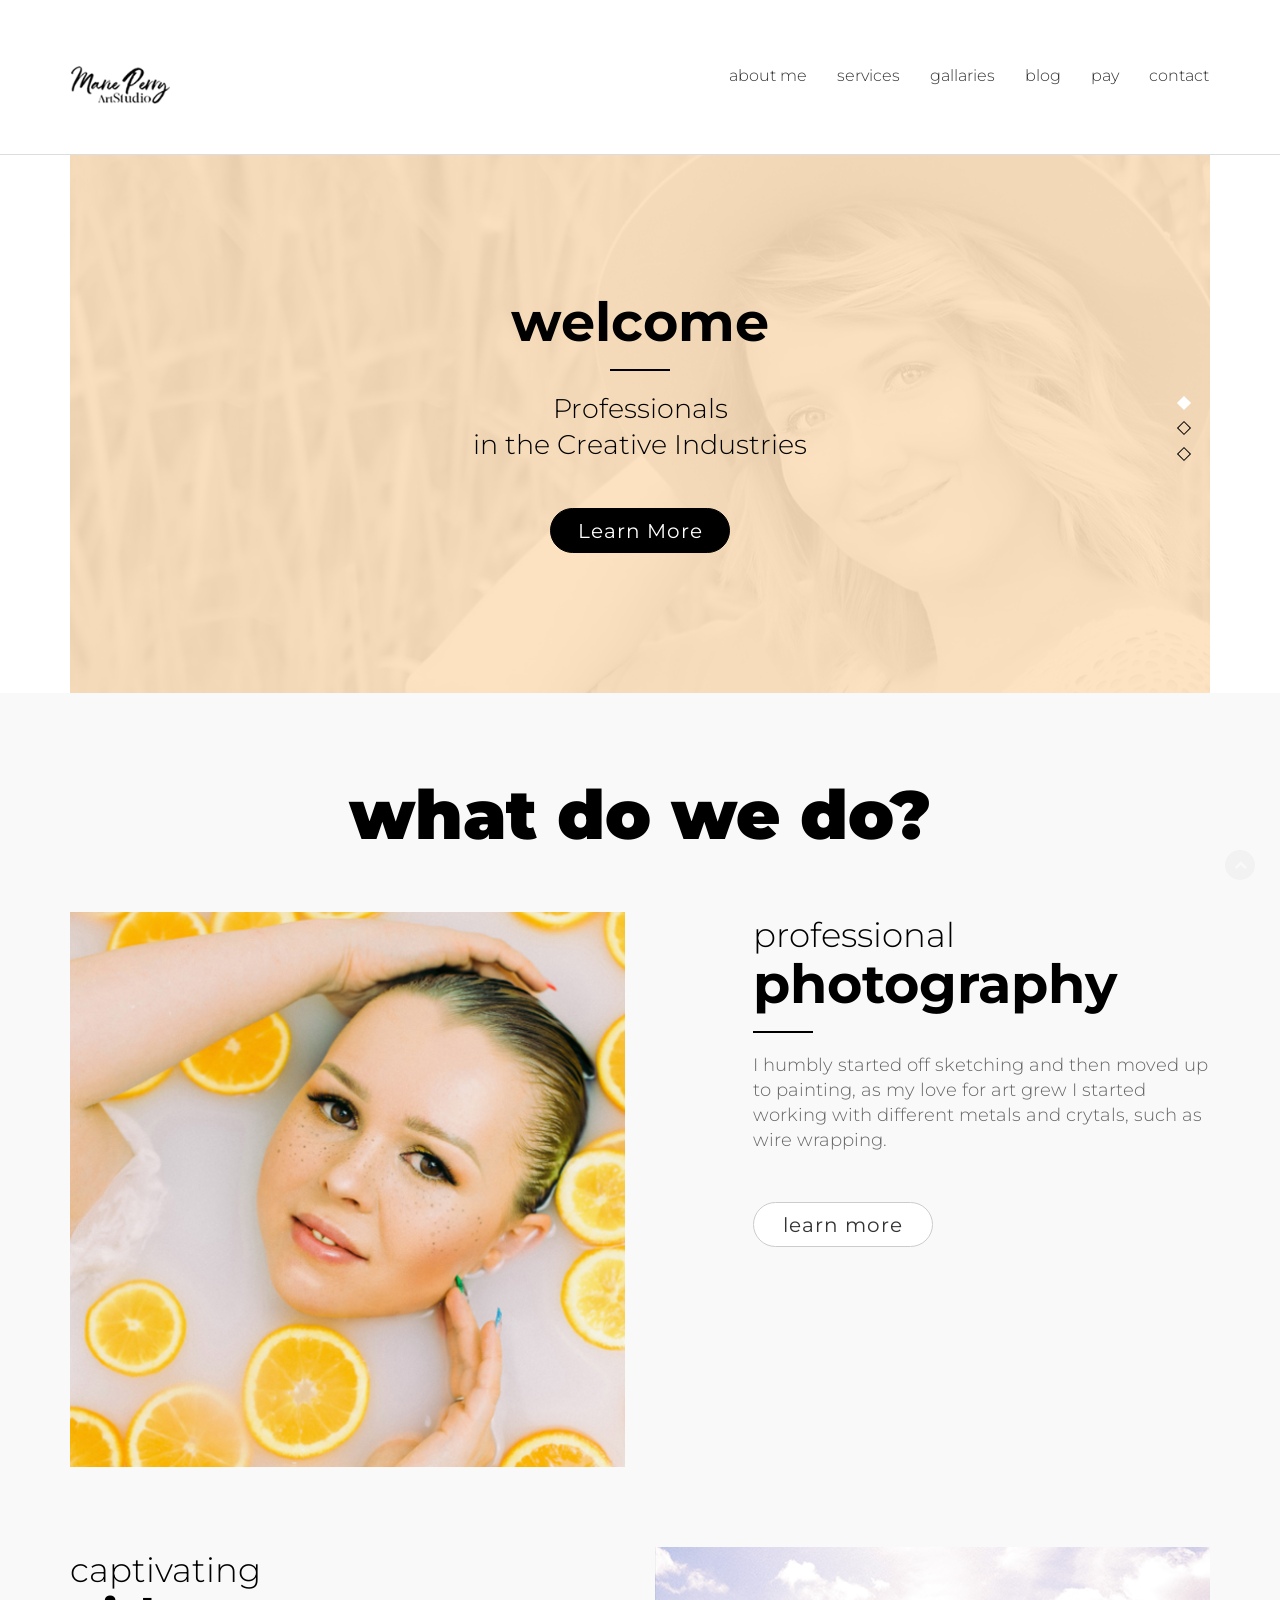
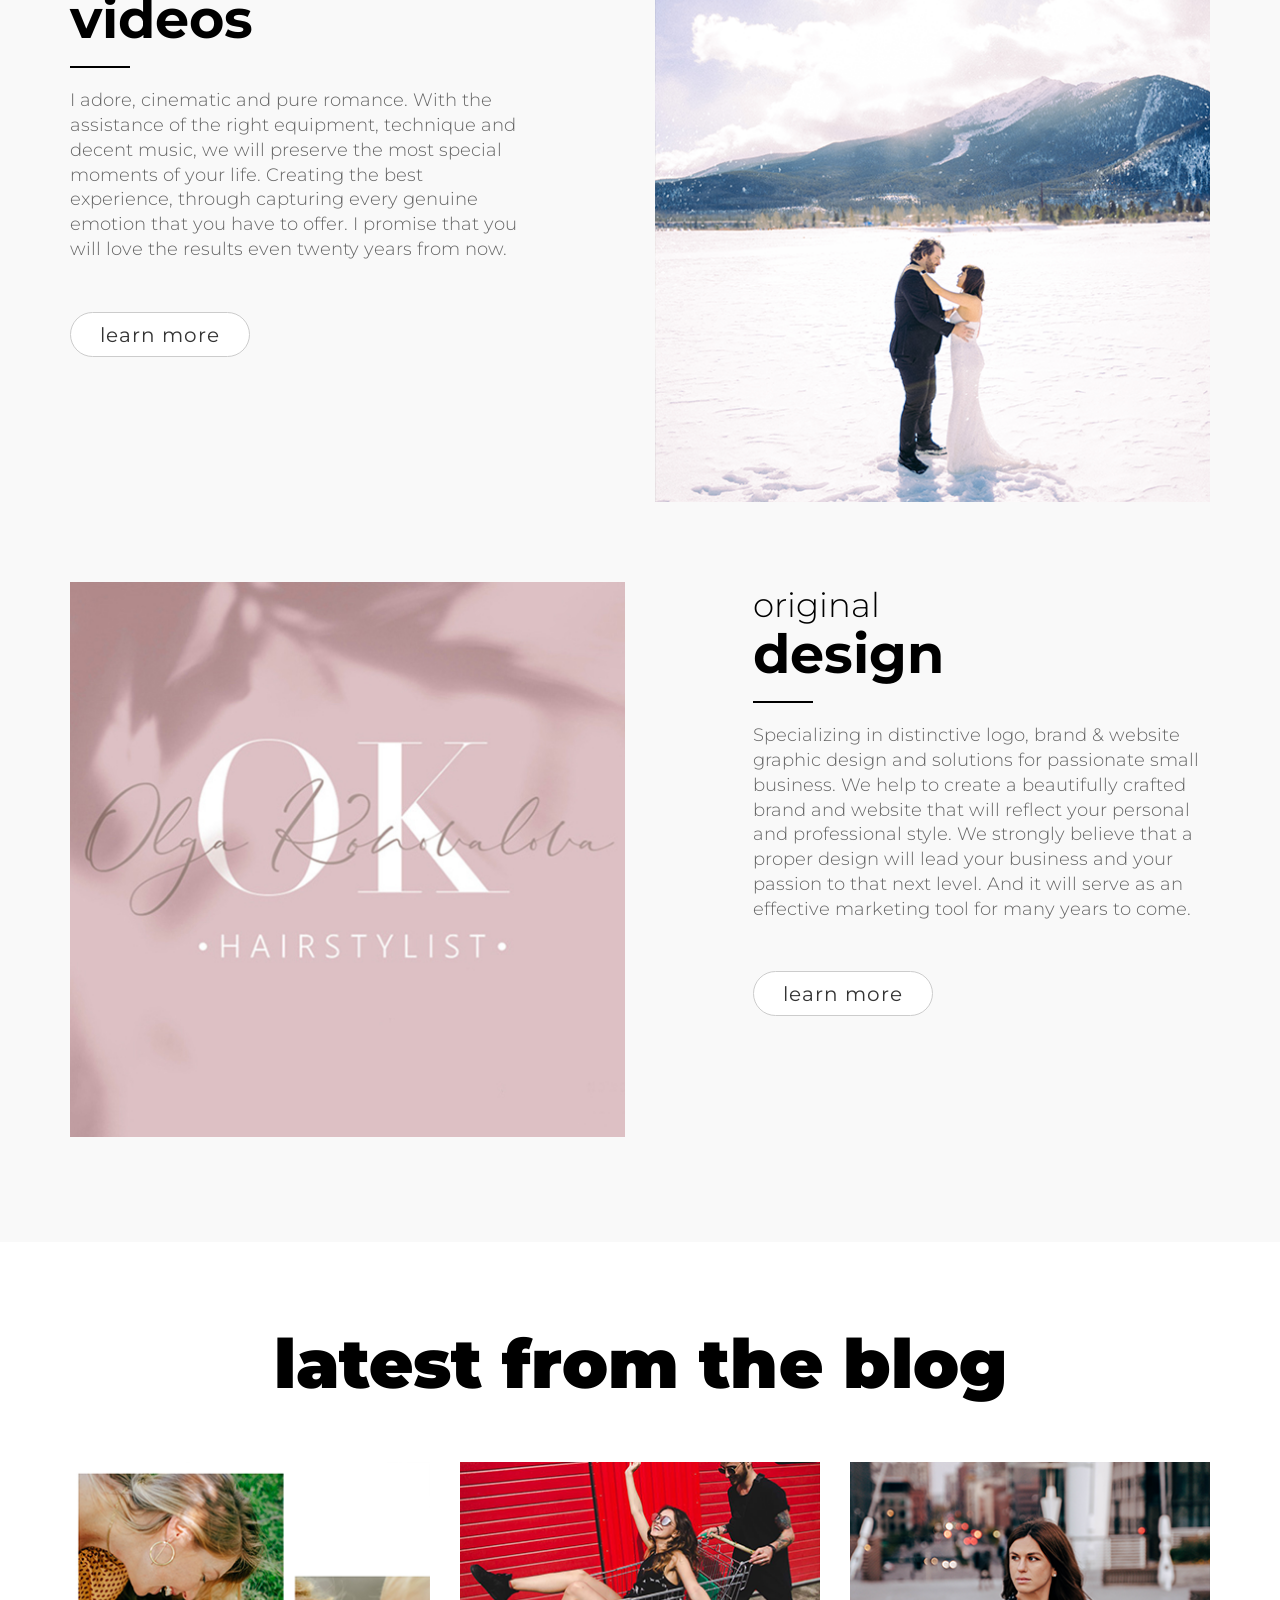
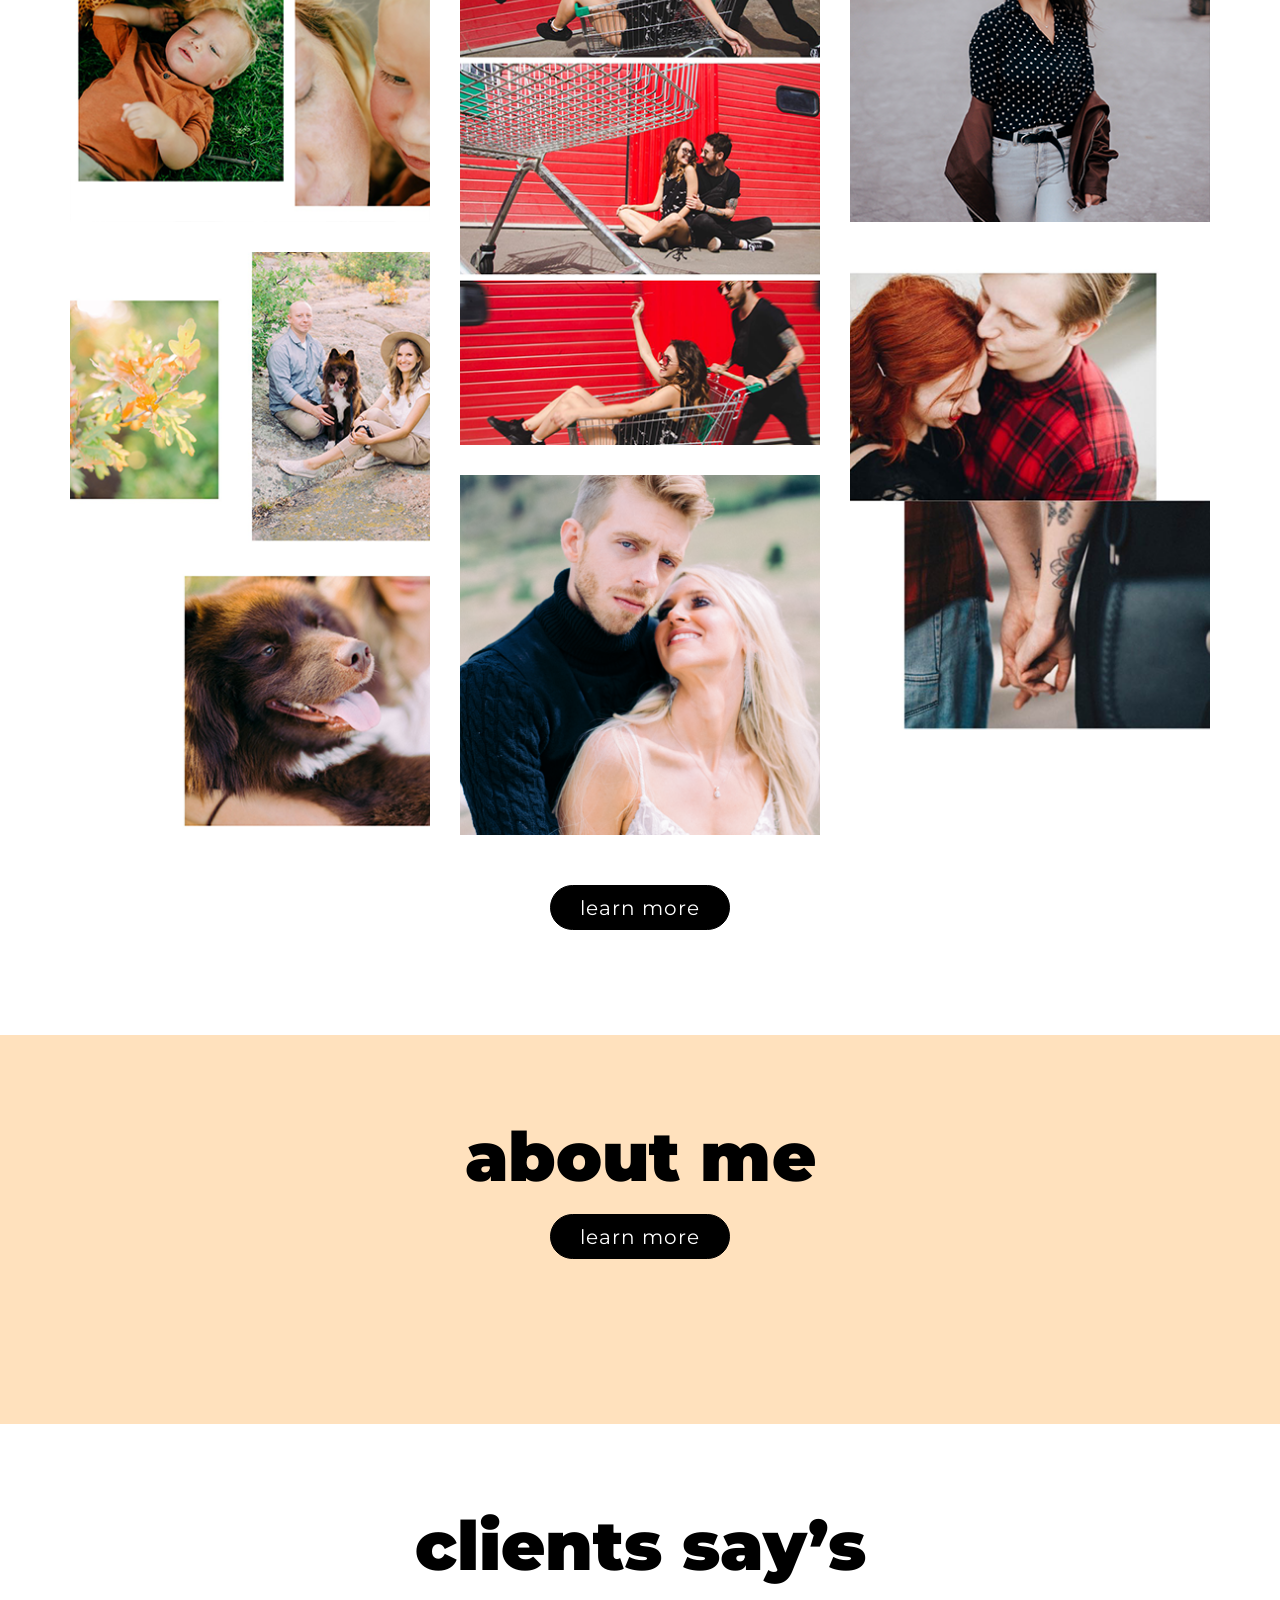
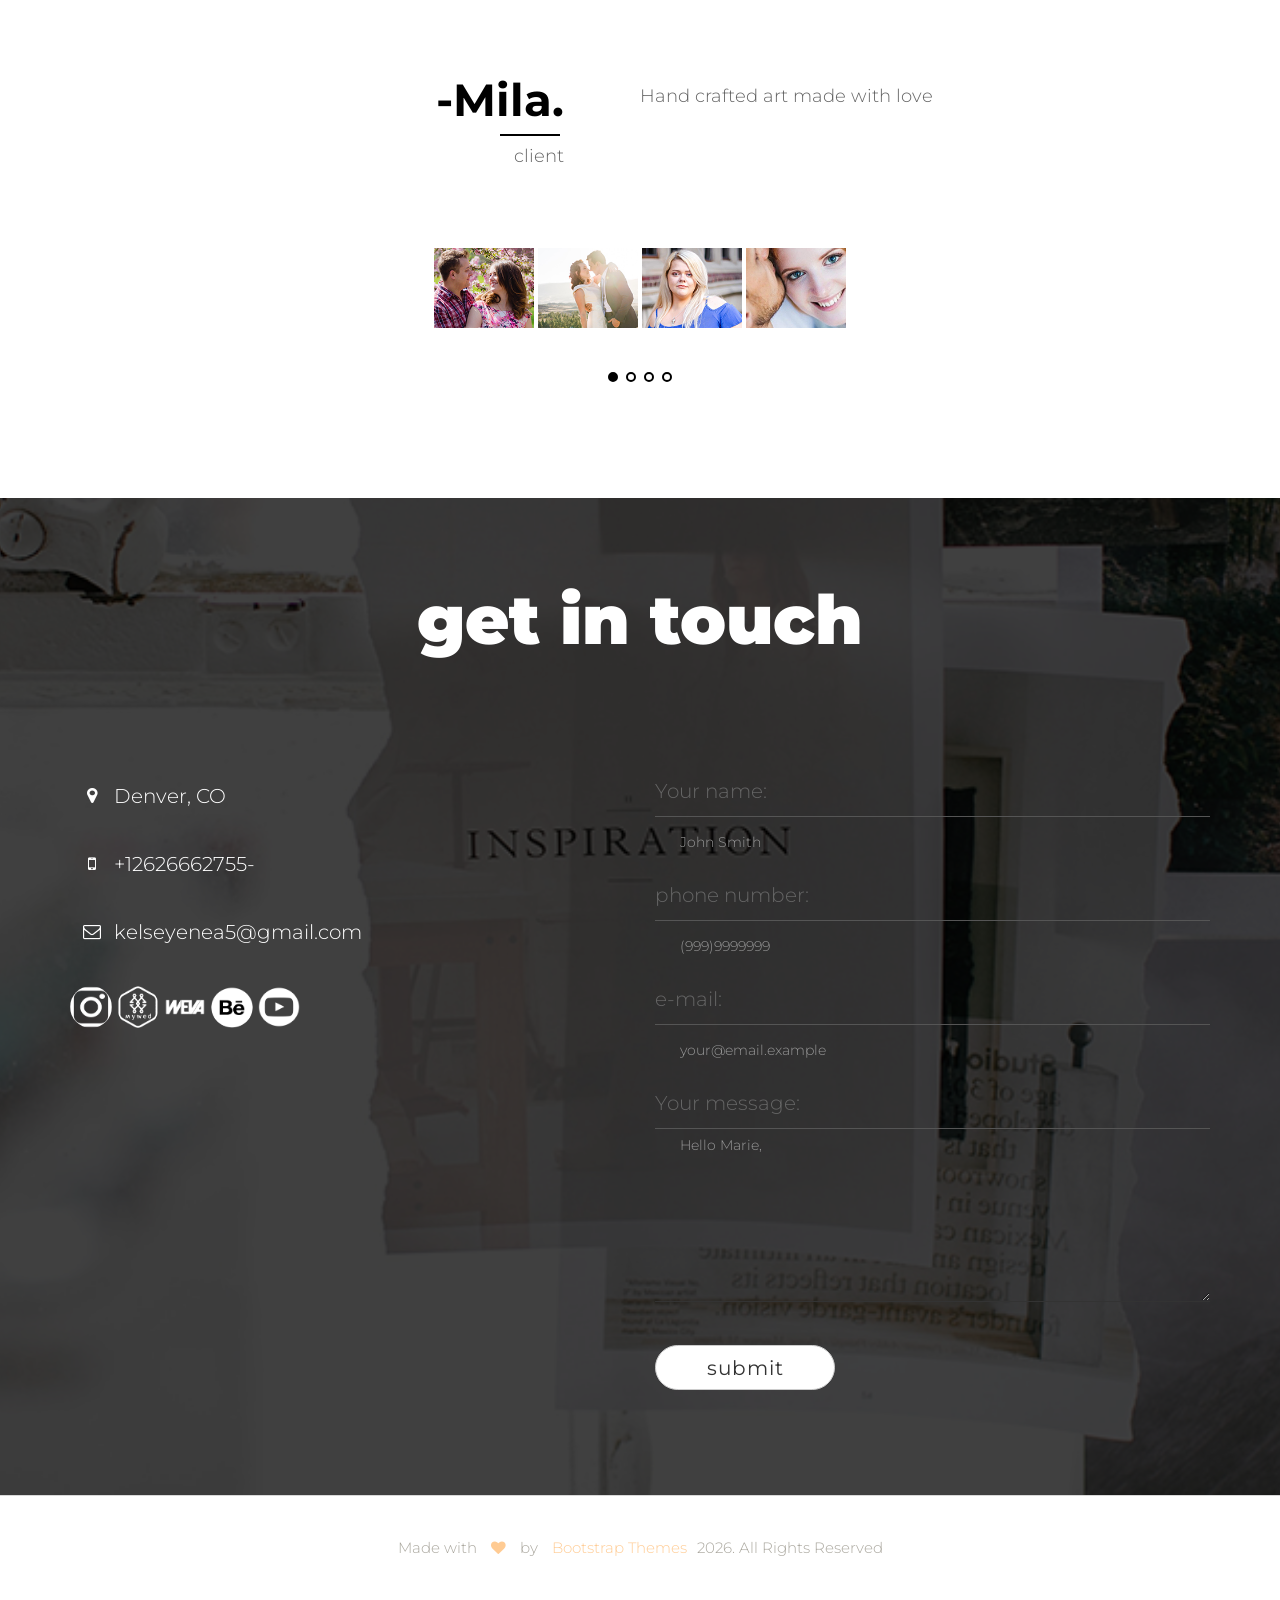
<file: index.html>
<!doctype html>
<!--[if lt IE 7]>      <html class="no-js lt-ie9 lt-ie8 lt-ie7" lang=""> <![endif]-->
<!--[if IE 7]>         <html class="no-js lt-ie9 lt-ie8" lang=""> <![endif]-->
<!--[if IE 8]>         <html class="no-js lt-ie9" lang=""> <![endif]-->
<!--[if gt IE 8]><!--> <html class="no-js" lang="en"> <!--<![endif]-->
    
<!-- Mirrored from marieperry.art/ by HTTrack Website Copier/3.x [XR&CO'2014], Thu, 20 Mar 2025 23:00:28 GMT -->
<!-- Added by HTTrack --><meta http-equiv="content-type" content="text/html;charset=utf-8" /><!-- /Added by HTTrack -->
<head>
        <meta charset="utf-8">
        <meta http-equiv="X-UA-Compatible" content="IE=edge,chrome=1">
        <title>Welcome to Kelsey.studio</title>
        <meta name="description" content="">
        <meta name="viewport" content="width=device-width, initial-scale=1">
        <link rel="apple-touch-icon" href="apple-touch-icon.html">


        <!--Google fonts links-->
        <link href="https://fonts.googleapis.com/css?family=Montserrat:400,700" rel="stylesheet">


        <link rel="stylesheet" href="assets/css/fonticons.css">
        <link rel="stylesheet" href="assets/css/slider-pro.css">
        <!--<link rel="stylesheet" href="assets/css/stylesheet.css">-->
        <link rel="stylesheet" href="assets/css/font-awesome.min.css">
        <link rel="stylesheet" href="assets/css/bootstrap.min.css">


        <!--For Plugins external css-->
        <link rel="stylesheet" href="assets/css/plugins.css" />

        <!--Theme custom css -->
        <link rel="stylesheet" href="assets/css/style.css">

        <!--Theme Responsive css-->
        <link rel="stylesheet" href="assets/css/responsive.css" />

        <script src="assets/js/vendor/modernizr-2.8.3-respond-1.4.2.min.js"></script>
    </head>
    <body data-spy="scroll" data-target=".navbar-collapse">
        <!--[if lt IE 8]>
            <p class="browserupgrade">You are using an <strong>outdated</strong> browser. Please <a href="http://browsehappy.com/">upgrade your browser</a> to improve your experience.</p>
        <![endif]-->
        <div class='preloader'><div class='loaded'>&nbsp;</div></div>
        <header id="main_menu" class="header navbar-fixed-top">            
            <div class="main_menu_bg">
                <div class="container">
                    <div class="row">
                        <div class="nave_menu">
                            <nav class="navbar navbar-default" id="navmenu">
                                <div class="container-fluid">
                                    <!-- Brand and toggle get grouped for better mobile display -->
                                    <div class="navbar-header">
                                        <button type="button" class="navbar-toggle collapsed" data-toggle="collapse" data-target="#bs-example-navbar-collapse-1" aria-expanded="false">
                                            <span class="sr-only">Toggle navigation</span>
                                            <span class="icon-bar"></span>
                                            <span class="icon-bar"></span>
                                            <span class="icon-bar"></span>
                                        </button>
                                        <a class="navbar-brand" href="index-2.html">
                                            <img src="assets/images/logo.png"/>
                                        </a>
                                    </div>

                                    <!-- Collect the nav links, forms, and other content for toggling -->



                                    <div class="collapse navbar-collapse" id="bs-example-navbar-collapse-1">
                                        <ul class="nav navbar-nav navbar-right">
                                            <li><a href="aboutme.html">about me</a></li>
                                            <li class="dropdown"><a href="#" class="dropdown-toggle" data-toggle="dropdown" role="button" aria-haspopup="true">services</a>
                                                <ul class="dropdown-menu">
                                                    <li><a href="photography.html">sketching</a></li>
                                                    <li><a href="video.html">painting</a></li>
                                                    <li><a href="design.html">wire wrapping</a></li>
                                                </ul>
                                            </li>
                                            <li class="dropdown"><a href="#" class="dropdown-toggle" data-toggle="dropdown" role="button" aria-haspopup="true">gallaries</a>
                                                <ul class="dropdown-menu">
                                                    <li><a href="photo-gallary.html">sketches</a></li>
                                                    <li><a href="video-gallary.html">paint gallery</a></li>
                                                    <li><a href="design-gallary.html">wire designs</a></li>
                                                </ul>
                                            </li>
                                            <li><a href="blog.html">blog</a></li>
                                            <li><a href="pay.html">pay</a></li>
                                            <li><a href="contact.html">contact</a></li>
                                        </ul>    
                                    </div>

                                </div>
                            </nav>
                        </div>	
                    </div>

                </div>

            </div>
        </header> <!--End of header -->




        <!-- Home Section -->
        <section id="home" class="home">
            <div class="container">
                <div class="row">
                    <div class="col-sm-12 ">
                        <div class="main_home_slider text-center">


                            <div class="single_home_slider">
                                <div class="home-overlay"></div>
                                <div class="main_home wow fadeInUp" data-wow-duration="700ms"> 

                                    <h2>welcome</h2>
                                    <div class="separator"></div>
                                    <p class="subtitle">Professionals <br />
                                        in the Creative Industries</p>
                                    <div class="home_btn">
                                        <a href="#" class="btn">Learn More</a>
                                    </div>
                                </div>
                            </div><!-- End of single_home_slider -->

                            <div class="single_home_slider">
                                <div class="home-overlay"></div>
                                <div class="main_home wow fadeInUp" data-wow-duration="700ms">
                                    <h2>Kelsey Studio</h2>
                                    <div class="separator"></div>
                                    <p class="subtitle">Professionals <br />
                                        in the Creative Industries</p>
                                    <div class="home_btn">
                                        <a href="#" class="btn">Learn More</a>
                                    </div>
                                </div>
                            </div><!-- End of single_home_slider -->

                            <div class="single_home_slider">
                                <div class="home-overlay"></div>
                                <div class="main_home wow fadeInUp" data-wow-duration="700ms">
                                    <h2>Photo Video and Design</h2>
                                    <div class="separator"></div>
                                    <p class="subtitle">Professionals <br />
                                        in the Creative Industries</p>
                                    <div class="home_btn">
                                        <a href="#" class="btn">Learn More</a>
                                    </div>
                                </div>
                            </div><!-- End of single_home_slider -->

                        </div>
                    </div>
                </div>
            </div>
        </section><!-- End of Home Section -->




        <!-- Service Section -->
        <section id="service" class="service sections lightbg">
            <div class="container">
                <div class="row">
                    <div class="col-sm-12">
                        <div class="head_title text-center">
                            <h1>what do we do?</h1>
                        </div><!-- End of head title -->

                        <div class="main_service_area"> 
                            <div class="single_service_area">
                                <div class="row">
                                    <div class="col-sm-6">
                                        <div class="signle_service_left">
                                            <img src="assets/images/service0.png" alt="" />
                                        </div>
                                    </div>
                                    <div class="col-sm-5 col-sm-push-1">
                                        <div class="single_service">
                                            <h3>professional</h3>
                                            <h2>photography</h2>
                                            <div class="separator2"></div>
                                                <p>
                                             I humbly started off sketching and then moved up to painting, as my love for art grew I started working with different metals and crytals, such as wire wrapping. 
                                                    

                                                </p>

                                            <a href="photography.html" class="btn btn-default">learn more</a>
                                        </div>
                                    </div>
                                </div>
                            </div><!-- End of single service area -->

                            <div class="single_service_area  margin-top-80">
                                <div class="row">

                                    <div class="col-sm-6 col-sm-push-6">
                                        <div class="signle_service_left">
                                            <img src="assets/images/service2.png" alt="" />
                                        </div>
                                    </div>

                                    <div class="col-sm-5 col-sm-pull-6">
                                        <div class="single_service">
                                            <h3>captivating</h3>
                                            <h2>videos</h2>
                                            <div class="separator2"></div>
                                            <p>I adore, cinematic and pure romance. With the assistance of the right equipment, technique and decent music, we will preserve the most special moments of your life. Creating the best experience, through capturing every genuine emotion that you have to offer. I promise that you will love the results even twenty years from now.</p>
                                            
                                            <a href="video.html" class="btn btn-default">learn more</a>
                                        </div>
                                    </div>

                                </div>
                            </div><!-- End of single service area -->

                            <div class="single_service_area margin-top-80">
                                <div class="row">
                                    <div class="col-sm-6">
                                        <div class="signle_service_left">
                                            <img src="assets/images/service3.jpg" alt="" />
                                        </div>
                                    </div>
                                    <div class="col-sm-5 col-sm-push-1">
                                        <div class="single_service">
                                            <h3>original</h3>
                                            <h2>design</h2>
                                            <div class="separator2"></div>
                                            <p>Specializing in distinctive logo, brand & website graphic design and solutions for passionate small business.
                                            We help to create a beautifully crafted brand and website that will reflect your personal and professional style. We strongly believe that a proper design will lead your business and your passion to that next level. And it will serve as an effective marketing tool for many years to come.</p>

                                            <a href="design.html" class="btn btn-default">learn more</a>
                                        </div>
                                    </div>
                                </div>
                            </div><!-- End of single service area -->
                        </div>
                    </div><!-- End of col-sm-12 -->
                </div><!-- End of row -->
            </div><!-- End of Container -->
        </section><!-- End of Service Section -->

        <!-- Work Section -->
        <section id="work" class="work sections">
            <div class="container">
                <div class="row">
                    <div class="main_mix_content text-center">
                        <div class="head_title">
                            <h1>latest from the blog</h1>
                        </div><!-- End of head title -->

                        <div id="mixcontent" class="mixcontent text-center">
                            <div class="col-sm-4 col-xs-12">
                                <div class="single_mixi_portfolio">
                                    <img src="assets/images/pf01.png" alt="" />
                                    <div class="single_work_overlay">
                                        <!-- Hover logo -->
                                        <img src="assets/images/logo.png"/>
                                        <!-- End of hover logo -->
                                        <div class="separator"></div>
                                        <p></p>
                                    </div>
                                </div>
                            </div>
                            <div class="col-sm-4 col-xs-12">
                                <div class="single_mixi_portfolio">
                                    <img src="assets/images/pf02.png" alt="" />
                                    <div class="single_work_overlay single_work_overlay2">
                                        <!-- Hover logo -->
                                        <img src="assets/images/logo.png"/>
                                        <!-- End of hover logo -->
                                        <div class="separator"></div>
                                        <p></p>
                                    </div>
                                </div>
                            </div>
                            <div class="col-sm-4 col-xs-12">
                                <div class="single_mixi_portfolio">
                                    <img src="assets/images/pf3.png" alt="" />
                                    <div class="single_work_overlay">
                                        <!-- Hover logo -->
                                        <img src="assets/images/logo.png"/>
                                        <!-- End of hover logo -->
                                        <div class="separator"></div>
                                        <p></p>
                                    </div>
                                </div>
                            </div>
                            <div class="col-sm-4 col-xs-12">
                                <div class="single_mixi_portfolio">
                                    <img src="assets/images/pf4.png" alt="" />
                                    <div class="single_work_overlay single_work_overlay2">
                                        <!-- Hover logo -->
                                        <img src="assets/images/logo.png"/>
                                        <!-- End of hover logo -->
                                        <div class="separator"></div>
                                        <p></p>
                                    </div>
                                </div>
                            </div>

                            <div class="col-sm-4 col-xs-12">
                                <div class="single_mixi_portfolio">
                                    <img src="assets/images/pf6.png" alt="" />
                                    <div class="single_work_overlay single_work_overlay2">
                                        <!-- Hover logo -->
                                        <img src="assets/images/logo.png"/>
                                        <!-- End of hover logo -->
                                        <div class="separator"></div>
                                        <p></p>
                                    </div>
                                </div>
                            </div>

                            <div class="col-sm-4 col-xs-12">
                                <div class="single_mixi_portfolio">
                                    <img src="assets/images/pf5.png" alt="" />
                                    <div class="single_work_overlay">
                                        <!-- Hover logo -->
                                        <img src="assets/images/logo.png"/>
                                        <!-- End of hover logo -->
                                        <div class="separator"></div>
                                        <p></p>
                                    </div>
                                </div>
                            </div>
                        </div>

                        <a href="photo-gallary.html" class="btn">learn more</a>
                    </div>                     
                </div><!-- End of row -->
            </div><!-- End of Contaier -->
        </section><!-- End of portfolio Section -->        



        <!-- Portfolio Section -->
        <section id="team" class="team colorsbg sections">
            
                <div class="row">
                    
                        <div class="head_title text-center">
                             
                           <div><h1>about me</h1></div>
                                
                            <div><a href="aboutme.html" class="btn">learn more</a></div>
                            
                        </div><!-- End of head title -->
                </div>
            
            <!-- End of Contaier -->
    </section><!-- End of portfolio Section --> 



        <!-- Clients Section -->
        <section id="clients" class="clients sections">
            <div class="container">
                <div class="row">
                    <div class="col-sm-12">
                        <div class="main_clients_area text-center">
                            <div class="head_title">
                                <h1>clients say’s</h1>
                            </div><!-- End of head title -->

                            <div id="example3" class="slider-pro">
                                <div class="sp-slides sps_slider">
                                    <div class="sp-slide">
                                        <div class="col-sm-12">
                                            <div class="row">
                                                <div class="col-sm-6 col-xs-6">
                                                    <div class="single_left_text text-right">
                                                        <h4 class="sp-layer" 
                                                            data-horizontal="right" data-vertical="0" data-width="81%"
                                                            data-show-transition="left" data-show-delay="200">
                                                            -Ronie K.
                                                        </h4>

                                                        <div class="separator sp-layer sp-black" data-horizontal="340" data-vertical="70"></div>

                                                        <p class="sp-layer" 
                                                           data-horizontal="right" data-vertical="100" data-width="81%" 
                                                           data-show-transition="left" data-show-delay="400">
                                                            client
                                                        </p>

                                                    </div>
                                                </div><!-- End of col-sm-6 -->
                                                <div class="col-sm-6 col-xs-6">
                                                    <div class="single_right_text text-left">
                                                        <p class="sp-layer right_sp_layer" data-width="100%">Marie Perry is an exceptional artist and photographer, I absolutely loved working with her. We had a photoshoot and I was very impressed with how it turned out. She is very professional I Love her passion and it really shines through her work. 
                                                           
                                                        </p>
                                                    </div>
                                                </div><!-- End of col-sm-6 -->
                                            </div>
                                        </div><!-- End of col-sm-12 -->
                                    </div>
                                    <div class="sp-slide">
                                        <div class="col-sm-12">
                                            <div class="row">
                                                <div class="col-sm-6 col-xs-6">
                                                    <div class="single_left_text text-right">
                                                        <h4 class="sp-layer" 
                                                            data-horizontal="right" data-vertical="0" data-width="81%"
                                                            data-show-transition="left" data-show-delay="200">
                                                            -Katerina A.
                                                        </h4>

                                                        <div class="separator sp-layer sp-black" data-horizontal="340" data-vertical="70"></div>

                                                        <p class="sp-layer" 
                                                           data-horizontal="right" data-vertical="100" data-width="81%" 
                                                           data-show-transition="left" data-show-delay="400">
                                                            client
                                                        </p>

                                                    </div>
                                                </div><!-- End of col-sm-6 -->
                                                <div class="col-sm-6 col-xs-6">
                                                    <div class="single_right_text text-left">
                                                        <p class="sp-layer right_sp_layer" data-width="100%">Marie's inginuity and creative prowess cannot be compared! Her cute deck of pose ideas kept the flow of our session on point and we shared more laughs in an evening than will quickly be forgotten. Thank you, Marie!  </p>
                                                    </div>
                                                </div><!-- End of col-sm-6 -->
                                            </div>
                                        </div><!-- End of col-sm-12 -->
                                    </div>
                                    <div class="sp-slide">
                                        <div class="col-sm-12">
                                            <div class="row">
                                                <div class="col-sm-6 col-xs-6">
                                                    <div class="single_left_text text-right">
                                                        <h4 class="sp-layer" 
                                                            data-horizontal="right" data-vertical="0" data-width="81%"
                                                            data-show-transition="left" data-show-delay="200">
                                                            -Mila. 
                                                        </h4>

                                                        <div class="separator sp-layer sp-black" data-horizontal="340" data-vertical="70"></div>

                                                        <p class="sp-layer" 
                                                           data-horizontal="right" data-vertical="100" data-width="81%" 
                                                           data-show-transition="left" data-show-delay="400">
                                                            client
                                                        </p>

                                                    </div>
                                                </div><!-- End of col-sm-6 -->
                                                <div class="col-sm-6 col-xs-6">
                                                    <div class="single_right_text text-left">
                                                        <p class="sp-layer right_sp_layer" data-width="100%"> Hand crafted art made with love </p>
                                                    </div>
                                                </div><!-- End of col-sm-6 -->
                                            </div>
                                        </div><!-- End of col-sm-12 -->
                                    </div>
                                    <div class="sp-slide">
                                        <div class="col-sm-12">
                                            <div class="row">
                                                <div class="col-sm-6 col-xs-6">
                                                    <div class="single_left_text text-right">
                                                        <h4 class="sp-layer" 
                                                            data-horizontal="right" data-vertical="0" data-width="81%"
                                                            data-show-transition="left" data-show-delay="200">
                                                            V.
                                                        </h4>

                                                        <div class="separator sp-layer sp-black" data-horizontal="340" data-vertical="70"></div>

                                                        <p class="sp-layer" 
                                                           data-horizontal="right" data-vertical="100" data-width="81%" 
                                                           data-show-transition="left" data-show-delay="400">
                                                            client
                                                        </p>

                                                    </div>
                                                </div><!-- End of col-sm-6 -->
                                                <div class="col-sm-6 col-xs-6">
                                                    <div class="single_right_text text-left">
                                                        <p class="sp-layer right_sp_layer" data-width="100%">Guysssss! If you are looking for a remarkable photographer genius in Denver you have to check out Marie Perry. She is a magician with a camera. I usually hate taking photos because I feel so awkward, but she advices you the whole way making you laugh and smile the entire time. </p>
                                                    </div>
                                                </div><!-- End of col-sm-6 -->
                                            </div>
                                        </div><!-- End of col-sm-12 -->
                                    </div>
                                </div>

                                <div class="sp-thumbnails">
                                    <img class="sp-thumbnail" src="assets/images/c1.png"/>
                                    <img class="sp-thumbnail" src="assets/images/c2.png"/>
                                    <img class="sp-thumbnail" src="assets/images/c3.png"/>
                                    <img class="sp-thumbnail" src="assets/images/c4.png"/>
                                </div>
                            </div>
                        </div>
                    </div><!-- End of col-sm-12 -->
                </div><!-- End of row -->
            </div><!-- End of Contaier -->
        </section><!-- End of clients Section --> 


        <!-- Contact Section -->
        <section id="contact" class="contact">
            <div class="overlay"></div>
            <div class="container">
                <div class="row">
                    <div class="col-sm-12">
                        <div class="main_contact sections">
                            <div class="head_title text-center whitetext">
                                <h1>get in touch</h1>
                            </div><!-- End of head title -->

                            <div class="row">
                                <div class="contact_contant">
                                    <div class="col-sm-6 col-xs-12">
                                        <div class="single_message_right_info whitetext">
                                            <ul>
                                                <li><i class="fa fa-map-marker"></i> <span>Denver, CO    
                                                    </span></li>

                                                <li><i class="fa fa-mobile-phone"></i> <span>+12626662755-</span></li>

                                                <li><i class="fa fa-envelope-o"></i> <span>kelseyenea5@gmail.com</span></li>
                                            </ul>

                                            <div class="contact_socail transition">
                                                <!-- <a href=""><i class="fa fa-facebook img-circle"></i></a> -->
                                                <!-- <a href=""><i class="fa fa-twitter img-circle"></i></a> -->
                                                <!-- <a href=""><i class="fa fa-google-plus img-circle"></i></a> -->
                                                <!-- <a href=""><i class="fa fa-pinterest img-circle"></i></a> -->
                                                <!-- <a href=""><i class="fa fa-instagram img-circle"></i></a> -->
                                                <a href="https://www.instagram.com/artmaryperry/"><img class="social-icon" src="instagram2.png" alt="instagram icon" style="width:42px;height:42px;"></a>
                                                
                                                <a href="https://mywed.com/ru/photographer/maryperry/"><img class="social-icon" src="mywed2.png" alt="mywed icon" style="width:42px;height:42px;"></a>
                                                
                                                <a href="https://weva.pro/en/videographer/marieperry"><img class="social-icon" src="wewa2.png" alt="wewa icon" style="width:42px;height:42px;"></a>
                                                
                                                <a href="https://www.behance.net/marieperry"><img class="social-icon" src="behance2.png" alt="behance icon" style="width:42px;height:42px;"></a>
                                                
                                                <a href="https://www.youtube.com/channel/UCv3rNFTF4Hu-p8g6WISTQQg"><img class="social-icon" src="youtube2.png" alt="youtube icon" style="width:42px;height:42px;"></a>
                                                
                                            </div>
                                        </div>
                                    </div><!-- End of col-sm-6 -->

                                    <div class="col-sm-6 col-xs-12">
                                        <div class="single_contant_left margin-top-60">
                                            <form action="mailto:7203205977@txt.att.net" method="post" enctype="text/plain" id="formid">
                                                <!--<div class="col-lg-8 col-md-8 col-sm-10 col-lg-offset-2 col-md-offset-2 col-sm-offset-1">-->

                                                <div class="form-group">
                                                    <label>Your name:</label>
                                                    <input type="text" class="form-control" name="name" placeholder="John Smith" required="yes">
                                                </div>
                                                
                                                <div class="form-group">
                                                    <label> phone number:</label>
                                                    <input type="tel" class="form-control" name="tel" placeholder="(999)9999999" required="yes">
                                                </div>

                                                <div class="form-group">
                                                    <label> e-mail:</label>
                                                    <input type="email" class="form-control" name="email" placeholder="your@email.example" required="yes">
                                                </div>

                                                <div class="form-group">
                                                    <label>Your message:</label>
                                                    <textarea class="form-control" name="message" placeholder="Hello Marie," rows="8"></textarea>
                                                </div>

                                                <div class="">
                                                    <input type="submit" value="submit" class="btn btn-default">
                                                </div>
                                                <!--</div>--> 
                                            </form>
                                        </div>
                                    </div>
                                </div> <!-- End of messsage contant-->
                            </div>
                        </div>
                    </div><!-- End of col-sm-12 -->
                </div><!-- End of row -->
            </div><!-- End of Contaier -->
        </section><!-- End of portfolio Section --> 



        <!-- footer Section -->
        <footer id="footer" class="footer">

            <!-- Quantcast Tag -->
<script type="text/javascript">
    window._qevents = window._qevents || [];
    
    (function() {
    var elem = document.createElement('script');
    elem.src = (document.location.protocol == "https:" ? "https://secure" : "http://edge") + ".quantserve.com/quant.js";
    elem.async = true;
    elem.type = "text/javascript";
    var scpt = document.getElementsByTagName('script')[0];
    scpt.parentNode.insertBefore(elem, scpt);
    })();
    
    window._qevents.push({
    qacct:"p-Kcwc2sJx4yzqJ",
    uid:"__INSERT_EMAIL_HERE__"
    });
    </script>
    
    <noscript>
    <div style="display:none;">
    <img src="../pixel.quantserve.com/pixel/p-Kcwc2sJx4yzqJ.gif" border="0" height="1" width="1" alt="Quantcast"/>
    </div>
    </noscript>
    <!-- End Quantcast tag -->

            <div class="container">
                <div class="main_footer">
                    <div class="row">
                        <div class="col-sm-12">
                            <div class="copyright_text text-center">
                                <p class=" wow fadeInRight" data-wow-duration="1s">Made with <i class="fa fa-heart"></i> by <a target="_blank" href="https://bootstrapthemes.co/">Bootstrap Themes</a><script type="text/javascript">
  document.write(new Date().getFullYear());
</script>. All Rights Reserved</p>
                            </div>
                        </div>
                    </div>
                </div>
            </div><!-- End of container -->
        </footer><!-- End of footer -->



        <!-- START SCROLL TO TOP  -->

        <div class="scrollup">
            <a href="#"><i class="fa fa-chevron-up"></i></a>
        </div>

        <script src="assets/js/vendor/jquery-1.11.2.min.js"></script>
        <script src="assets/js/vendor/bootstrap.min.js"></script>

        <script src="assets/js/jquery.easing.1.3.js"></script>
        <script src="assets/js/masonry/masonry.min.js"></script>
        <script type="text/javascript">
            $('.mixcontent').masonry();
        </script>

        <script src="assets/js/jquery.sliderPro.min.js"></script>
        <script type="text/javascript">
            $(document).ready(function ($) {
                $('#example3').sliderPro({
                    width: 960,
                    height: 200,
                    fade: true,
                    arrows: false,
                    buttons: true,
                    fullScreen: false,
                    shuffle: true,
                    smallSize: 500,
                    mediumSize: 1000,
                    largeSize: 3000,
                    thumbnailArrows: true,
                    autoplay: false,
                    thumbnailsContainerSize: 960

                });
            });
        </script>
        <script src="assets/js/plugins.js"></script>
        <script src="assets/js/main.js"></script>

    </body>

<!-- Mirrored from marieperry.art/ by HTTrack Website Copier/3.x [XR&CO'2014], Thu, 20 Mar 2025 23:00:39 GMT -->
</html>
</file>
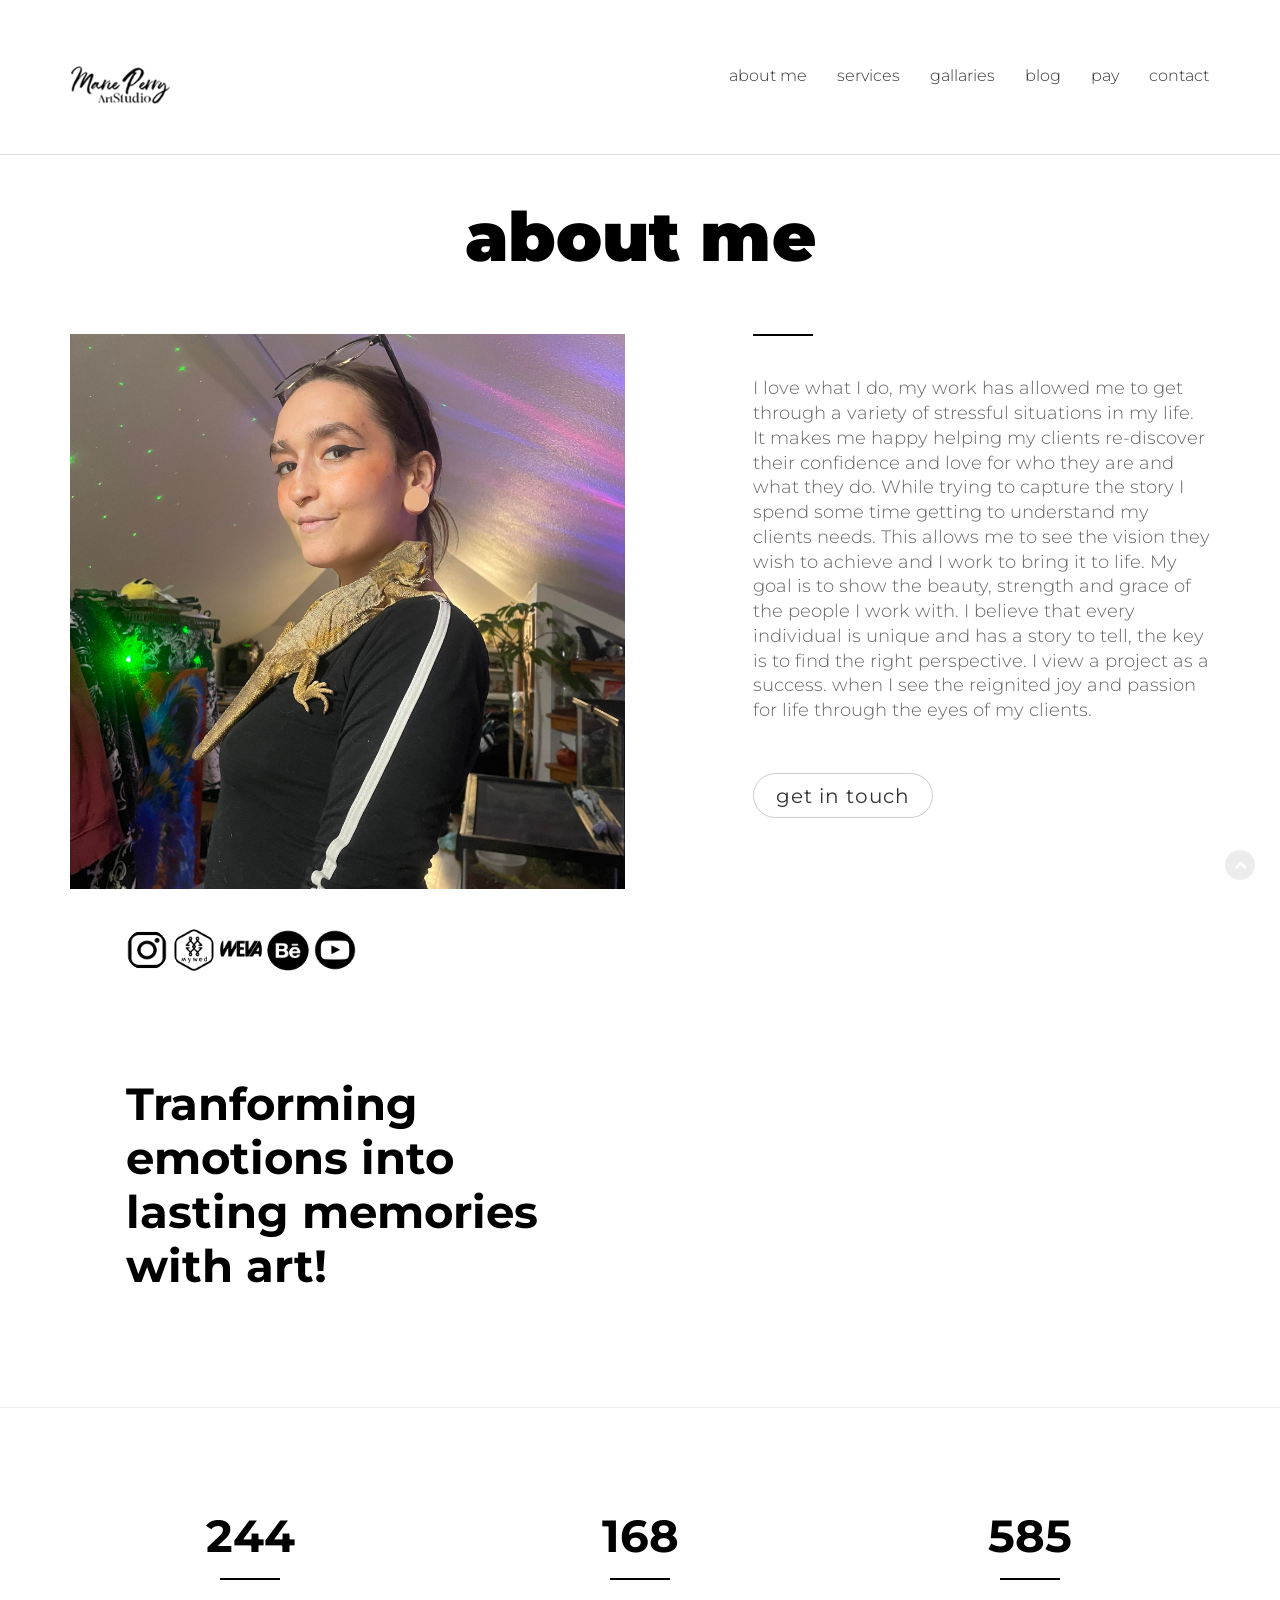
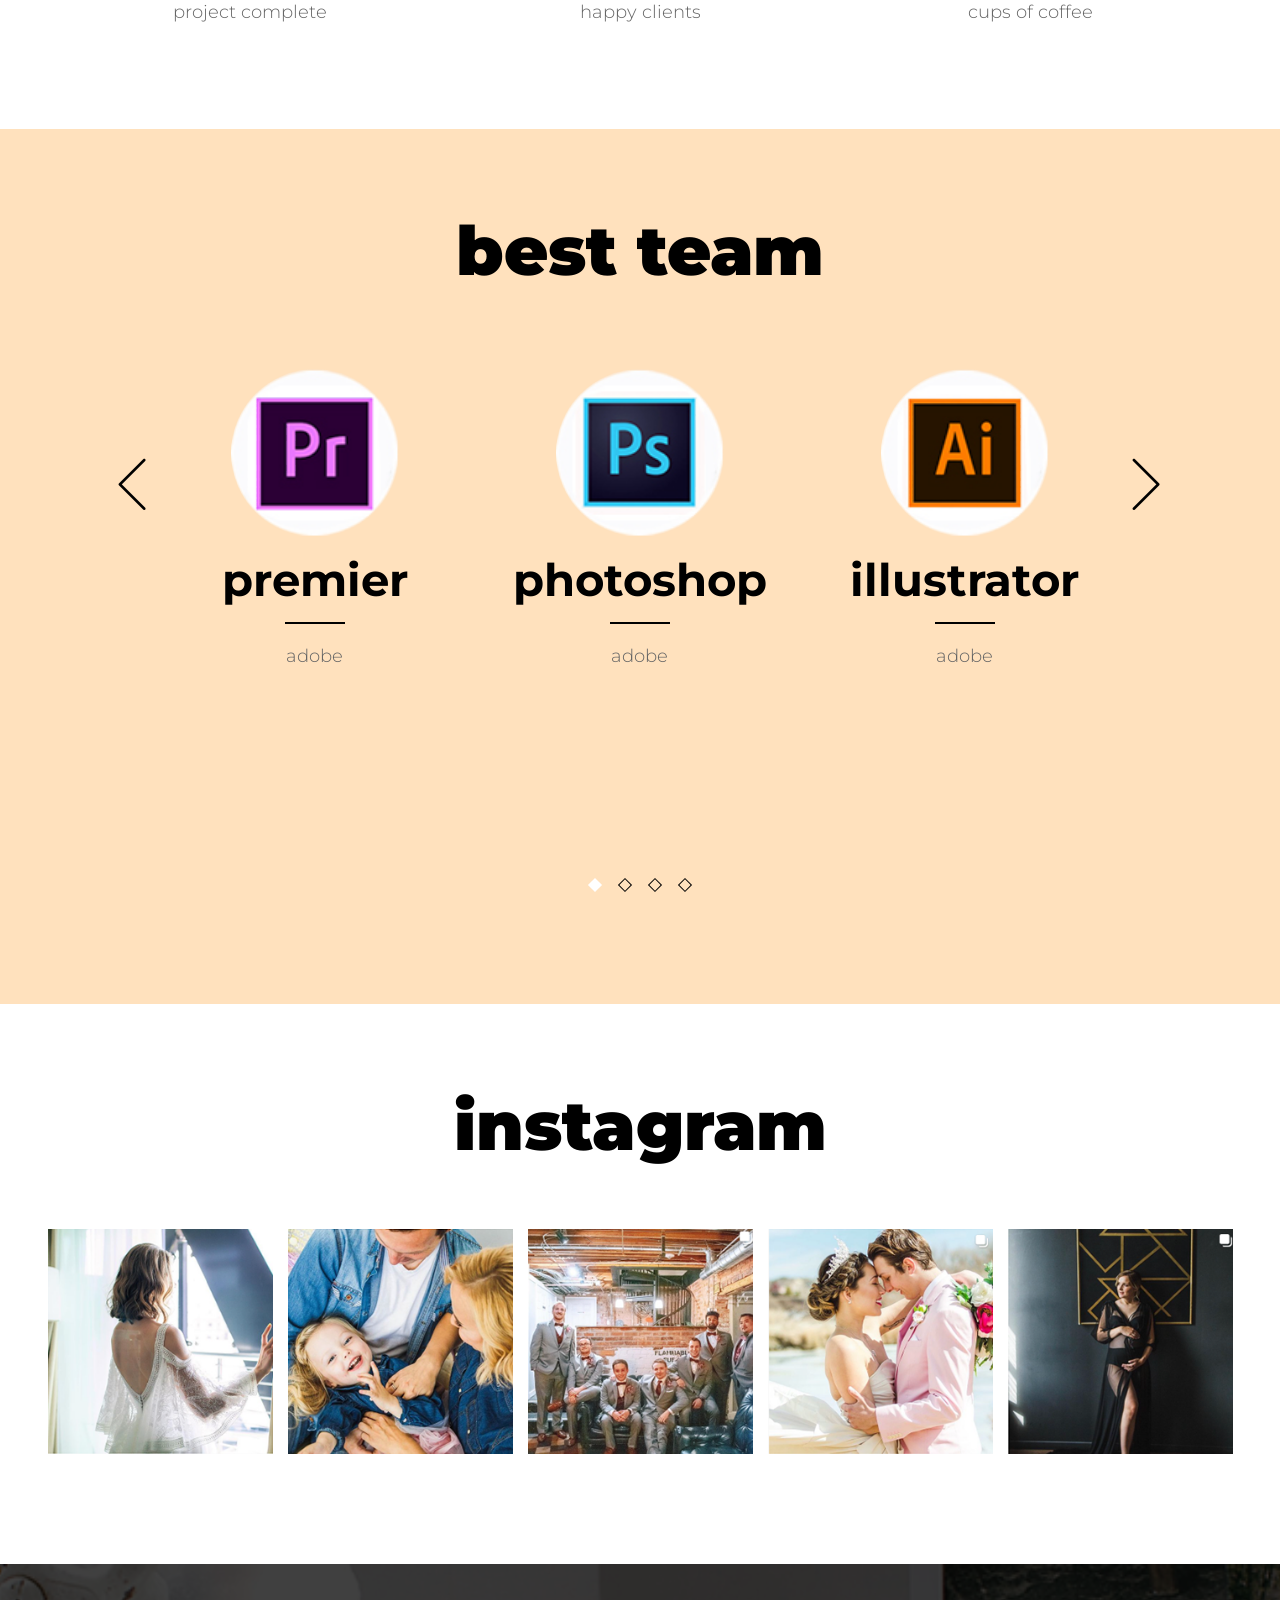
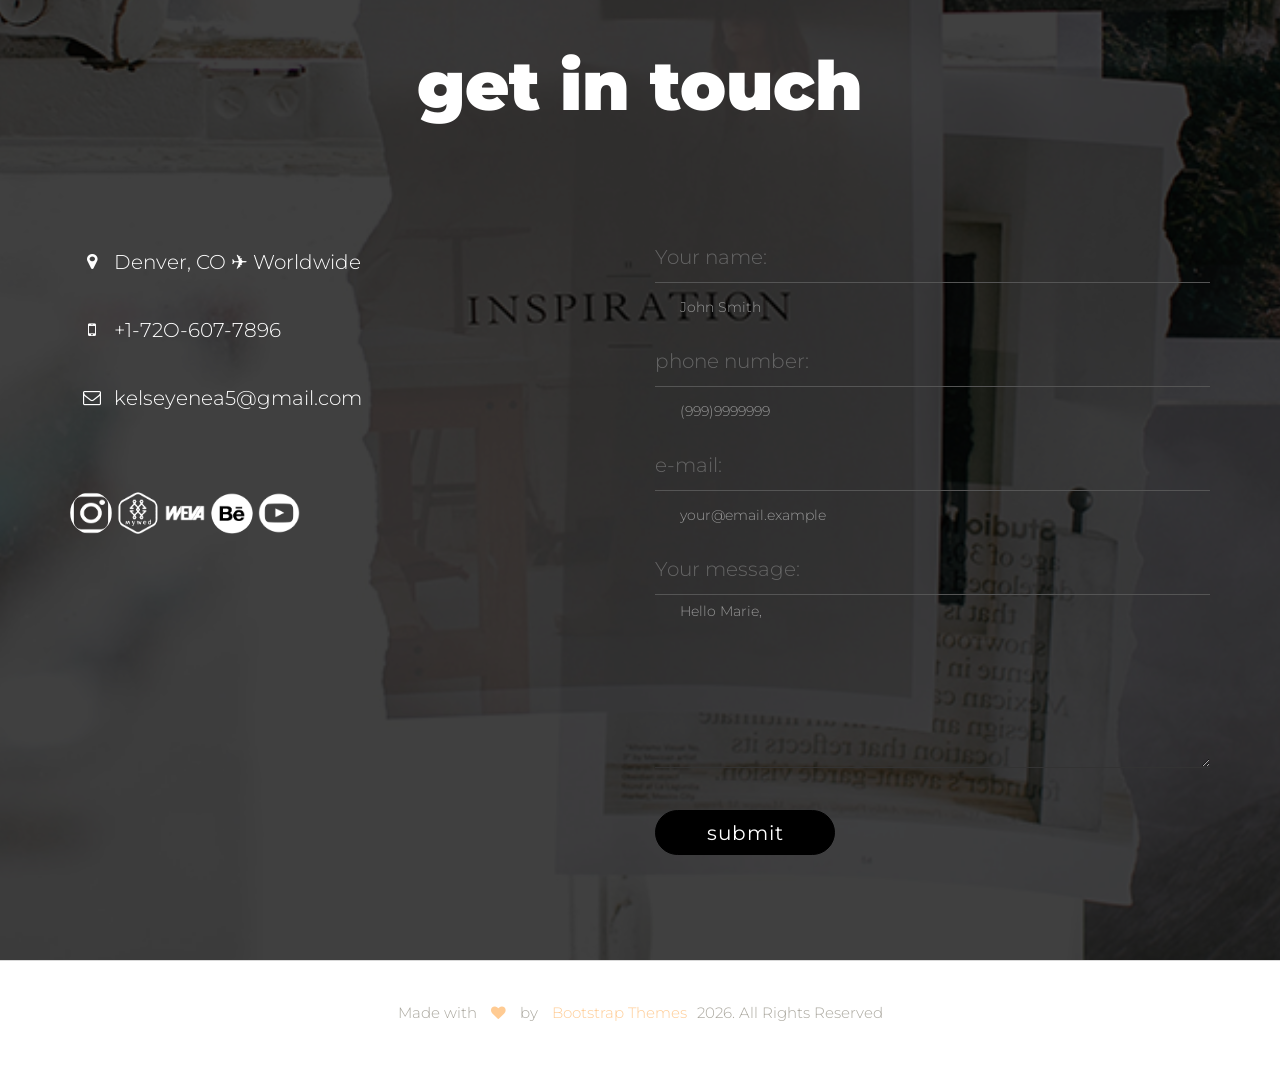
<file: aboutme.html>
<!doctype html>
<!--[if lt IE 7]>      <html class="no-js lt-ie9 lt-ie8 lt-ie7" lang=""> <![endif]-->
<!--[if IE 7]>         <html class="no-js lt-ie9 lt-ie8" lang=""> <![endif]-->
<!--[if IE 8]>         <html class="no-js lt-ie9" lang=""> <![endif]-->
<!--[if gt IE 8]><!--> <html class="no-js" lang="en"> <!--<![endif]-->
    
<!-- Mirrored from marieperry.art/aboutme.html by HTTrack Website Copier/3.x [XR&CO'2014], Thu, 20 Mar 2025 23:00:47 GMT -->
<!-- Added by HTTrack --><meta http-equiv="content-type" content="text/html;charset=utf-8" /><!-- /Added by HTTrack -->
<head>
        <meta charset="utf-8">
        <meta http-equiv="X-UA-Compatible" content="IE=edge,chrome=1">
        <title>About me - Kelsey Enea Art</title>
        <meta name="description" content="">
        <meta name="viewport" content="width=device-width, initial-scale=1">
        <link rel="apple-touch-icon" href="apple-touch-icon.html">

        <!--Google fonts links-->
        <link href="https://fonts.googleapis.com/css?family=Montserrat:400,700" rel="stylesheet">


        <link rel="stylesheet" href="assets/css/fonticons.css">
        <link rel="stylesheet" href="assets/css/slider-pro.css">
        <!--<link rel="stylesheet" href="assets/css/stylesheet.css">-->
        <link rel="stylesheet" href="assets/css/font-awesome.min.css">
        <link rel="stylesheet" href="assets/css/bootstrap.min.css">


        <!--For Plugins external css-->
        <link rel="stylesheet" href="assets/css/plugins.css" />

        <!--Theme custom css -->
        <link rel="stylesheet" href="assets/css/style.css">

        <!--Theme Responsive css-->
        <link rel="stylesheet" href="assets/css/responsive.css" />

        <script src="assets/js/vendor/modernizr-2.8.3-respond-1.4.2.min.js"></script>
    </head>
    <body data-spy="scroll" data-target=".navbar-collapse">
        <!--[if lt IE 8]>
            <p class="browserupgrade">You are using an <strong>outdated</strong> browser. Please <a href="http://browsehappy.com/">upgrade your browser</a> to improve your experience.</p>
        <![endif]-->
        <div class='preloader'><div class='loaded'>&nbsp;</div></div>
        <header id="main_menu" class="header navbar-fixed-top">            
            <div class="main_menu_bg">
                <div class="container">
                    <div class="row">
                        <div class="nave_menu">
                            <nav class="navbar navbar-default" id="navmenu">
                                <div class="container-fluid">
                                    <!-- Brand and toggle get grouped for better mobile display -->
                                    <div class="navbar-header">
                                        <button type="button" class="navbar-toggle collapsed" data-toggle="collapse" data-target="#bs-example-navbar-collapse-1" aria-expanded="false">
                                            <span class="sr-only">Toggle navigation</span>
                                            <span class="icon-bar"></span>
                                            <span class="icon-bar"></span>
                                            <span class="icon-bar"></span>
                                        </button>
                                        <a class="navbar-brand" href="index-2.html">
                                            <img src="assets/images/logo.png"/>
                                        </a>
                                    </div>

                                    <!-- Collect the nav links, forms, and other content for toggling -->



                                    <div class="collapse navbar-collapse" id="bs-example-navbar-collapse-1">
                                        <ul class="nav navbar-nav navbar-right">
                                            <li><a href="aboutme.html">about me</a></li>
                                            <li class="dropdown"><a href="#" class="dropdown-toggle" data-toggle="dropdown" role="button" aria-haspopup="true">services</a>
                                                <ul class="dropdown-menu">
                                                    <li><a href="photography.html">sketches</a></li>
                                                    <li><a href="video.html">paintings</a></li>
                                                    <li><a href="design.html">metal and wire designs </a></li>
                                                </ul>
                                            </li>
                                            <li class="dropdown"><a href="#" class="dropdown-toggle" data-toggle="dropdown" role="button" aria-haspopup="true">gallaries</a>
                                                <ul class="dropdown-menu">
                                                    <li><a href="photo-gallary.html">sketch gallery</a></li>
                                                    <li><a href="video-gallary.html">paint gallery</a></li>
                                                    <li><a href="design-gallary.html">metal gallery</a></li>
                                                    
                                                </ul>
                                            </li>
                                            <li><a href="blog.html">blog</a></li>
                                            <li><a href="pay.html">pay</a></li>
                                            <li><a href="contact.html">contact</a></li>
                                        </ul>    
                                    </div>

                                </div>
                            </nav>
                        </div>	
                    </div>

                </div>

            </div>
        </header> <!--End of header -->



        <!-- About Section -->
        <section id="aboutus" class="aboutus margin-top-120">
            <div class="container">
                <div class="row">
                    <div class="col-sm-12">
                        <div class="head_title text-center margin-top-80">
                            <h1>about me</h1>
                        </div><!-- End of head title -->

                        <div class="main_about_area"> 
                            <div class="row">

                                <div class="col-sm-6">
                                    <div class="signle_about_left">
                                        <img src="assets/images/aboutme.jpg" alt="aboutme" />
                                        <div class="single_about_left_text">
                                            
                                            <div class="work_socail transition">
                                                <!-- <a href=""><i class="fa fa-facebook img-circle"></i></a> -->
                                                <!-- <a href=""><i class="fa fa-twitter img-circle"></i></a> -->
                                                <!-- <a href=""><i class="fa fa-google-plus img-circle"></i></a> -->
                                                <!-- <a href=""><i class="fa fa-pinterest img-circle"></i></a> -->
                                                <!-- <a href=""><i class="fa fa-instagram img-circle"></i></a> -->
                                                <a href="https://www.instagram.com/artmaryperry/"><img class="social-icon" src="instagram.png" alt="instagram icon" style="width:42px;height:42px;"></a>
                                                
                                                <a href="https://mywed.com/ru/photographer/maryperry/"><img class="social-icon" src="mywed.png" alt="mywed icon" style="width:42px;height:42px;"></a>
                                                
                                                <a href="https://weva.pro/en/videographer/marieperry"><img class="social-icon" src="wewa.png" alt="wewa icon" style="width:42px;height:42px;"></a>
                                                
                                                <a href="https://www.behance.net/marieperry"><img class="social-icon" src="behance.png" alt="behance icon" style="width:42px;height:42px;"></a>
                                                
                                                <a href="https://www.youtube.com/channel/UCv3rNFTF4Hu-p8g6WISTQQg"><img class="social-icon" src="youtube.png" alt="youtube icon" style="width:42px;height:42px;"></a>
                                                    
                                                </div>
                                            
                                            <div>&nbsp;</div>
                                            <div>&nbsp;</div>
                                            <h4><br />Tranforming emotions into lasting memories 
                                                      with art!<br />
                                                <br />
                    </h4>
                                        </div>
                                    </div>


                                </div>

                                <div class="col-sm-5 col-sm-push-1">
                                    <div class="single_about">
                                        <div class="separator2"></div>
                                        <p>I love what I do, my work has allowed me to get through a variety of stressful situations in my life. It makes me happy helping my clients re-discover their confidence and love for who they are and what they do. While trying to capture the story I spend some time getting to understand my clients needs. This allows me to see the vision they wish to achieve and I work to bring it to life. My goal is to show the beauty, strength and grace of the people I work with. I believe that every individual is unique and has a story to tell, the key is to find the right perspective. I view a project as a success. when I see the reignited joy and passion for life through the eyes of my clients.</p>

                                        <a href="contact.html" class="btn btn-default">get in touch</a>
                                    </div>
                                </div>

                            </div>
                        </div>
                    </div><!-- End of col-sm-12 -->
                </div><!-- End of row -->
            </div><!-- End of Container -->
            <hr />
        </section><!-- End of about Section -->



        <!-- counter Seection -->
        <section id="counter" class="counter">
            <div class="container">
                <div class="row">
                    <div class="col-sm-12">
                        <div class="main_counter sections text-center">
                            <div class="row">
                                <div class="col-sm-4 col-xs-12">
                                    <div class="single_counter_right">
                                        <h4 class="statistic-counter">740</h4>
                                        <div class="separator"></div>
                                        <p>project complete</p>
                                    </div>
                                </div><!-- End of col-sm-4 -->

                                <div class="col-sm-4 col-xs-12">
                                    <div class="single_counter_right">
                                        <h4 class="statistic-counter">510</h4>
                                        <div class="separator"></div>
                                        <p>happy clients</p>
                                    </div>
                                </div><!-- End of col-sm-4 -->

                                <div class="col-sm-4 col-xs-12">
                                    <div class="single_counter_right">
                                        <h4 class="statistic-counter">1,800</h4>
                                        <div class="separator"></div>
                                        <p>cups of coffee</p>
                                    </div>
                                </div><!-- End of col-sm-4 -->

                            </div><!-- End of row -->
                        </div>
                    </div><!-- End of col-sm-12 -->
                </div><!-- End of row -->
            </div><!-- End of Container -->
        </section><!-- End of counter Section -->



        <!-- Team Section -->
        <section id="team" class="team colorsbg sections">
            <div class="container">
                <div class="row">
                    <div class="main_team_area">
                        <div class="head_title text-center">
                            <h1>best team</h1>
                        </div><!-- End of head title -->
                        <div class="main_team text-center">
                            <div class="single_team">
                                <div class="col-sm-10 col-sm-offset-1">
                                    <div class="row">
                                        <div class="col-sm-4">
                                            <div class="team">
                                                <img class="img-circle" src="assets/images/team7.jpg" alt="premier" />
                                                <h4>premier</h4>
                                                <div class="separator"></div>
                                                <p>adobe</p>
                                            </div>
                                        </div><!-- End of col-sm-4 -->  
                                        <div class="col-sm-4">
                                            <div class="team">
                                                <img class="img-circle" src="assets/images/team8.jpg" alt="photoshop" />
                                                <h4>photoshop</h4>
                                                <div class="separator"></div>
                                                <p>adobe</p>
                                            </div>
                                        </div> <!-- End of col-sm-4 --> 
                                        <div class="col-sm-4">
                                            <div class="team">
                                                <img class="img-circle" src="assets/images/team9.jpg" alt="illustrator" />
                                                <h4>illustrator</h4>
                                                <div class="separator"></div>
                                                <p>adobe</p>
                                            </div>
                                        </div> <!-- End of col-sm-4 --> 
                                    </div>
                                </div><!-- End of col-sm-10 -->
                            </div>
                            <div class="single_team">
                                <div class="col-sm-10 col-sm-offset-1">
                                    <div class="row">
                                        <div class="col-sm-4">
                                            <div class="team">
                                                <img class="img-circle" src="assets/images/team6.jpg" alt="lightroom" />
                                                <h4>lightroom</h4>
                                                <div class="separator"></div>
                                                <p>adobe</p>
                                            </div>
                                        </div> <!-- End of col-sm-4 --> 
                                        <div class="col-sm-4">
                                            <div class="team">
                                                <img class="img-circle" src="assets/images/team5.jpg" alt="zhiun crane" />
                                                <h4>zhiun crane</h4>
                                                <div class="separator"></div>
                                                <p>stabilizer</p>
                                            </div>
                                        </div> <!-- End of col-sm-4 --> 
                                        <div class="col-sm-4">
                                            <div class="team">
                                                <img class="img-circle" src="assets/images/team4.jpg" alt="lights" />
                                                <h4>lights</h4>
                                                <div class="separator"></div>
                                                <p>kit</p>
                                            </div>
                                        </div> <!-- End of col-sm-4 --> 
                                    </div>
                                <4>
                                                <div class="separator"></div>
                                                <p>sony</p>
                                            </div>
                                        </div>  <!-- End of col-sm-4 -->
                                        <div class="col-sm-4">
                                            <div class="team">
                                                <img class="img-circle" src="assets/images/team2.jpg" alt="" />
                                                <h4>drone</h4>
                                                <div class="separator"></div>
                                                <p>dji</p>
                                            </div>
                                        </div> <!-- End of col-sm-4 --> 
                                        <div class="col-sm-4">
                                            <div class="team">
                                                <img class="img-circle" src="assets/images/team3.jpg" alt="" />
                                                <h4>macbook</h4>
                                                <div class="separator"></div>
                                                <p>apple</p>
                                            </div>
                                        </div> <!-- End of col-sm-4 --> 
                                    </div>
                                </div><!-- End of col-sm-10 -->
                            </div>
                        </div>
                    </div>
                </div><!-- End of row -->
            </div><!-- End of Container -->
        </section><!-- End of counter Section -->


        <!-- Instagram Section -->
        <section id="instagrams" class="instagrams sections">
            <div class="container-fluid">
                <div class="row">
                    <div class="col-sm-12">
                        <div class="main_instagrams_area text-center">
                            <div class="head_title">
                                <h1>instagram</h1>
                            </div><!-- End of head title -->

                            <div class="instagram-thumbnails">
                                <a href="https://www.instagram.com/artmaryperry/">
                                <img src="assets/images/insta2.png" alt="istagram image 1" />
                                </a><!-- End of insta image ONE -->
                                
                                <a href="https://www.instagram.com/artmaryperry/">
                                <img src="assets/images/insta3.png" alt="istagram image 1" />
                                </a><!-- End of insta image TWO -->
                                
                                <a href="https://www.instagram.com/artmaryperry/">
                                <img src="assets/images/insta4.png" alt="istagram image 1" />
                                </a><!-- End of insta image THREE -->
                                
                                <a href="https://www.instagram.com/artmaryperry/">
                                <img src="assets/images/insta5.png" alt="istagram image 1" />
                                </a><!-- End of insta image FOUR -->
                                
                                <a href="https://www.instagram.com/artmaryperry/">
                                <img src="assets/images/insta6.png" alt="istagram image 1" />
                                </a><!-- End of insta image FIVE -->
                                
                                <!-- <img class="instagram-thumbnail img-responsive" src="assets/images/insta2.png"/>
                                <img class="instagram-thumbnail img-responsive" src="assets/images/insta3.png"/>
                                <img class="instagram-thumbnail img-responsive" src="assets/images/insta4.png"/>
                                <img class="instagram-thumbnail img-responsive" src="assets/images/insta5.png"/>
                                <img class="instagram-thumbnail img-responsive" src="assets/images/insta6.png"/>-->
                            </div>
                        </div>
                    </div><!-- End of col-sm-12 -->
                </div><!-- End of row -->
            </div><!-- End of Container -->
        </section><!-- End of Instagram Section -->

        <!-- Contact Section -->
        <section id="contact" class="contact">
            <div class="overlay"></div>
            <div class="container">
                <div class="row">
                    <div class="col-sm-12">
                        <div class="main_contact sections">
                            <div class="head_title text-center whitetext">
                                <h1>get in touch</h1>
                            </div>

                            <div class="row">
                                <div class="contact_contant">
                                    <div class="col-sm-6 col-xs-12">
                                        <div class="single_message_right_info">
                                            <ul class="whitetext">
                                                <li><i class="fa fa-map-marker"></i> <span>Denver, CO    ✈   Worldwide</span></li>

                                                <li><i class="fa fa-mobile-phone"></i> <span>+1-72O-607-7896</span></li>

                                                <li><i class="fa fa-envelope-o"></i> <span>kelseyenea5@gmail.com</span></li>
                                            </ul>

                                            <div class="contact_socail transition margin-top-80">
                                                <!-- <a href=""><i class="fa fa-facebook img-circle"></i></a> -->
                                                <!-- <a href=""><i class="fa fa-twitter img-circle"></i></a> -->
                                                <!-- <a href=""><i class="fa fa-google-plus img-circle"></i></a> -->
                                                <!-- <a href=""><i class="fa fa-pinterest img-circle"></i></a> -->
                                                <a href="https://www.instagram.com/artmaryperry/"><img class="social-icon" src="instagram2.png" alt="instagram icon" style="width:42px;height:42px;"></a>
                                                
                                                <a href="https://mywed.com/ru/photographer/maryperry/"><img class="social-icon" src="mywed2.png" alt="mywed icon" style="width:42px;height:42px;"></a>
                                                
                                                <a href="https://weva.pro/en/videographer/marieperry"><img class="social-icon" src="wewa2.png" alt="wewa icon" style="width:42px;height:42px;"></a>
                                                
                                                <a href="https://www.behance.net/marieperry"><img class="social-icon" src="behance2.png" alt="behance icon" style="width:42px;height:42px;"></a>
                                                
                                                <a href="https://www.youtube.com/channel/UCv3rNFTF4Hu-p8g6WISTQQg"><img class="social-icon" src="youtube2.png" alt="youtube icon" style="width:42px;height:42px;"></a>
                                            </div>
                                        </div>
                                    </div><!-- End of col-sm-6 -->

                                    <div class="col-sm-6 col-xs-12">
                                        <div class="single_contant_left margin-top-60">
                                            <form action="mailto:7203205977@txt.att.net" method="post" enctype="text/plain" id="formid">
                                                <!--<div class="col-lg-8 col-md-8 col-sm-10 col-lg-offset-2 col-md-offset-2 col-sm-offset-1">-->

                                                <div class="form-group">
                                                    <label>Your name:</label>
                                                    <input type="text" class="form-control" name="name" placeholder="John Smith" required="yes">
                                                </div>
                                                
                                                <div class="form-group">
                                                    <label> phone number:</label>
                                                    <input type="tel" class="form-control" name="tel" placeholder="(999)9999999" required="yes">
                                                </div>

                                                <div class="form-group">
                                                    <label> e-mail:</label>
                                                    <input type="email" class="form-control" name="email" placeholder="your@email.example" required="yes">
                                                </div>

                                                <div class="form-group">
                                                    <label>Your message:</label>
                                                    <textarea class="form-control" name="message" placeholder="Hello Marie," rows="8"></textarea>
                                                </div>

                                                <div class="">
                                                    <input type="submit" value="submit" class="btn">
                                                </div>
                                                <!--</div>--> 
                                            </form>
                                                <!--</div>--> 
                                        </div>
                                    </div>
                                </div> <!-- End of messsage contant-->
                        </div>
                    </div>
                </div>
            </div><!-- End of row -->
        
            </div><!-- End of container -->
        </section><!-- End of contact Section -->




        <!-- footer section -->
        <footer id="footer" class="footer">
            <div class="container">
                <div class="main_footer">
                    <div class="row">
                        <div class="col-sm-12">
                            <div class="copyright_text text-center">
                                <p class=" wow fadeInRight" data-wow-duration="1s">Made with <i class="fa fa-heart"></i> by <a target="_blank" href="https://bootstrapthemes.co/">Bootstrap Themes</a><script type="text/javascript">
  document.write(new Date().getFullYear());
</script>. All Rights Reserved</p>
                            </div>
                        </div>
                    </div>
                </div>
            </div><!-- End of container -->
        </footer><!-- End of footer Section-->



        <!-- START SCROLL TO TOP  -->

        <div class="scrollup">
            <a href="#"><i class="fa fa-chevron-up"></i></a>
        </div>

        <script src="assets/js/vendor/jquery-1.11.2.min.js"></script>
        <script src="assets/js/vendor/bootstrap.min.js"></script>

        <script src="assets/js/jquery.easing.1.3.js"></script>
        <script src="assets/js/masonry/masonry.min.js"></script>
        <script type="text/javascript">
            $('.mixcontent').masonry();
        </script>

        <script src="assets/js/jquery.sliderPro.min.js"></script>
        <script type="text/javascript">
            $(document).ready(function ($) {
                $('#example3').sliderPro({
                    width: 960,
                    height: 200,
                    fade: true,
                    arrows: false,
                    buttons: true,
                    fullScreen: false,
                    shuffle: true,
                    smallSize: 500,
                    mediumSize: 1000,
                    largeSize: 3000,
                    thumbnailArrows: true,
                    autoplay: false,
                    thumbnailsContainerSize: 960

                });
            });
        </script>
        <script src="assets/js/plugins.js"></script>
        <script src="assets/js/main.js"></script>

    </body>

<!-- Mirrored from marieperry.art/aboutme.html by HTTrack Website Copier/3.x [XR&CO'2014], Thu, 20 Mar 2025 23:00:51 GMT -->
</html>
</file>
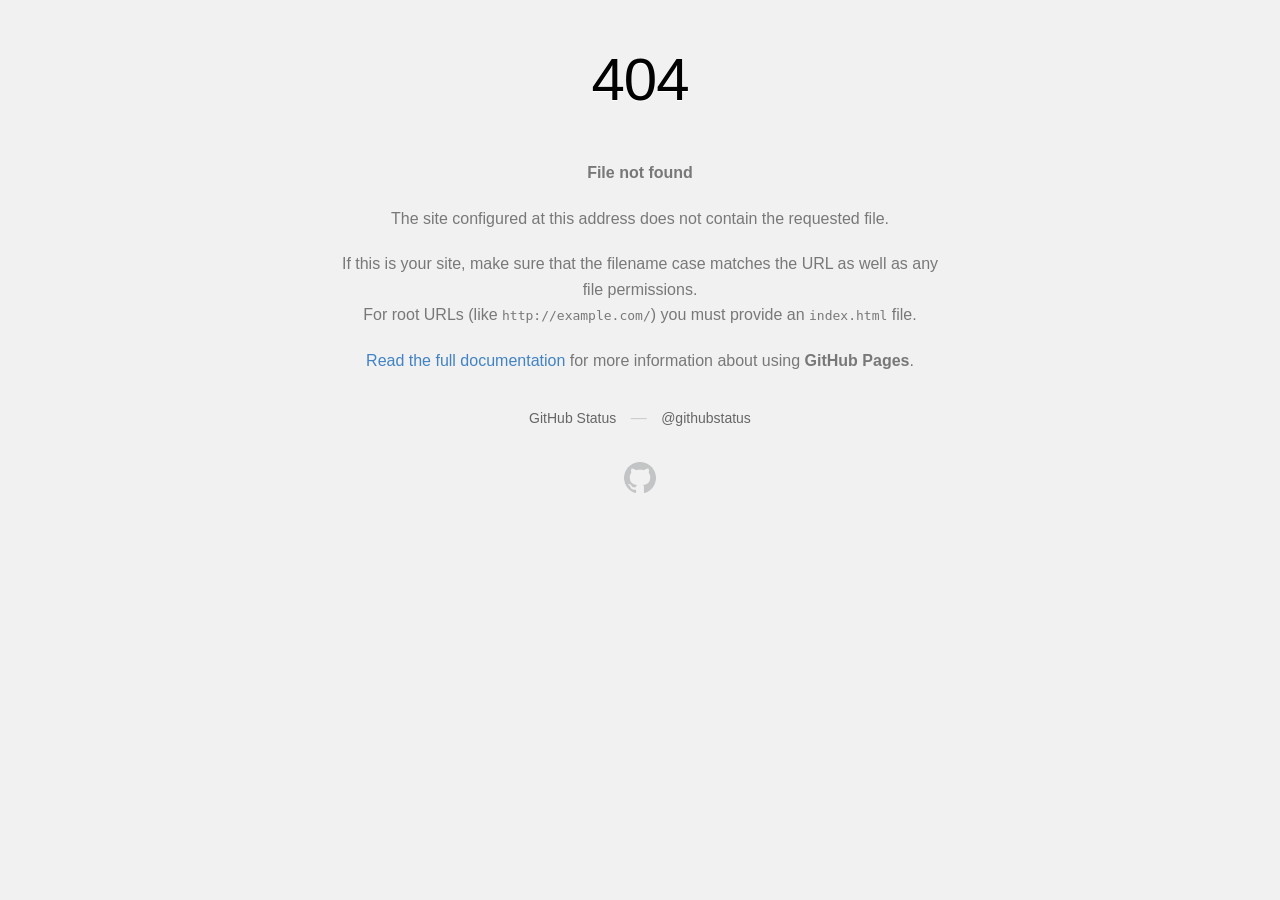
<file: apple-touch-icon.html>
<!DOCTYPE html>
<html>
  <head>
    <meta http-equiv="Content-type" content="text/html; charset=utf-8">
    <meta http-equiv="Content-Security-Policy" content="default-src 'none'; style-src 'unsafe-inline'; img-src data:; connect-src 'self'">
    <title>Page not found &middot; GitHub Pages</title>
    <style type="text/css" media="screen">
      body {
        background-color: #f1f1f1;
        margin: 0;
        font-family: "Helvetica Neue", Helvetica, Arial, sans-serif;
      }

      .container { margin: 50px auto 40px auto; width: 600px; text-align: center; }

      a { color: #4183c4; text-decoration: none; }
      a:hover { text-decoration: underline; }

      h1 { width: 800px; position:relative; left: -100px; letter-spacing: -1px; line-height: 60px; font-size: 60px; font-weight: 100; margin: 0px 0 50px 0; text-shadow: 0 1px 0 #fff; }
      p { color: rgba(0, 0, 0, 0.5); margin: 20px 0; line-height: 1.6; }

      ul { list-style: none; margin: 25px 0; padding: 0; }
      li { display: table-cell; font-weight: bold; width: 1%; }

      .logo { display: inline-block; margin-top: 35px; }
      .logo-img-2x { display: none; }
      @media
      only screen and (-webkit-min-device-pixel-ratio: 2),
      only screen and (   min--moz-device-pixel-ratio: 2),
      only screen and (     -o-min-device-pixel-ratio: 2/1),
      only screen and (        min-device-pixel-ratio: 2),
      only screen and (                min-resolution: 192dpi),
      only screen and (                min-resolution: 2dppx) {
        .logo-img-1x { display: none; }
        .logo-img-2x { display: inline-block; }
      }

      #suggestions {
        margin-top: 35px;
        color: #ccc;
      }
      #suggestions a {
        color: #666666;
        font-weight: 200;
        font-size: 14px;
        margin: 0 10px;
      }

    </style>
  </head>
  <body>

    <div class="container">

      <h1>404</h1>
      <p><strong>File not found</strong></p>

      <p>
        The site configured at this address does not
        contain the requested file.
      </p>

      <p>
        If this is your site, make sure that the filename case matches the URL
        as well as any file permissions.<br>
        For root URLs (like <code>http://example.com/</code>) you must provide an
        <code>index.html</code> file.
      </p>

      <p>
        <a href="https://help.github.com/pages/">Read the full documentation</a>
        for more information about using <strong>GitHub Pages</strong>.
      </p>

      <div id="suggestions">
        <a href="https://githubstatus.com">GitHub Status</a> &mdash;
        <a href="https://twitter.com/githubstatus">@githubstatus</a>
      </div>

      <a href="/" class="logo logo-img-1x">
        <img width="32" height="32" title="" alt="" src="[data-uri]">
      </a>

      <a href="/" class="logo logo-img-2x">
        <img width="32" height="32" title="" alt="" src="[data-uri]">
      </a>
    </div>
  </body>
</html>
</file>
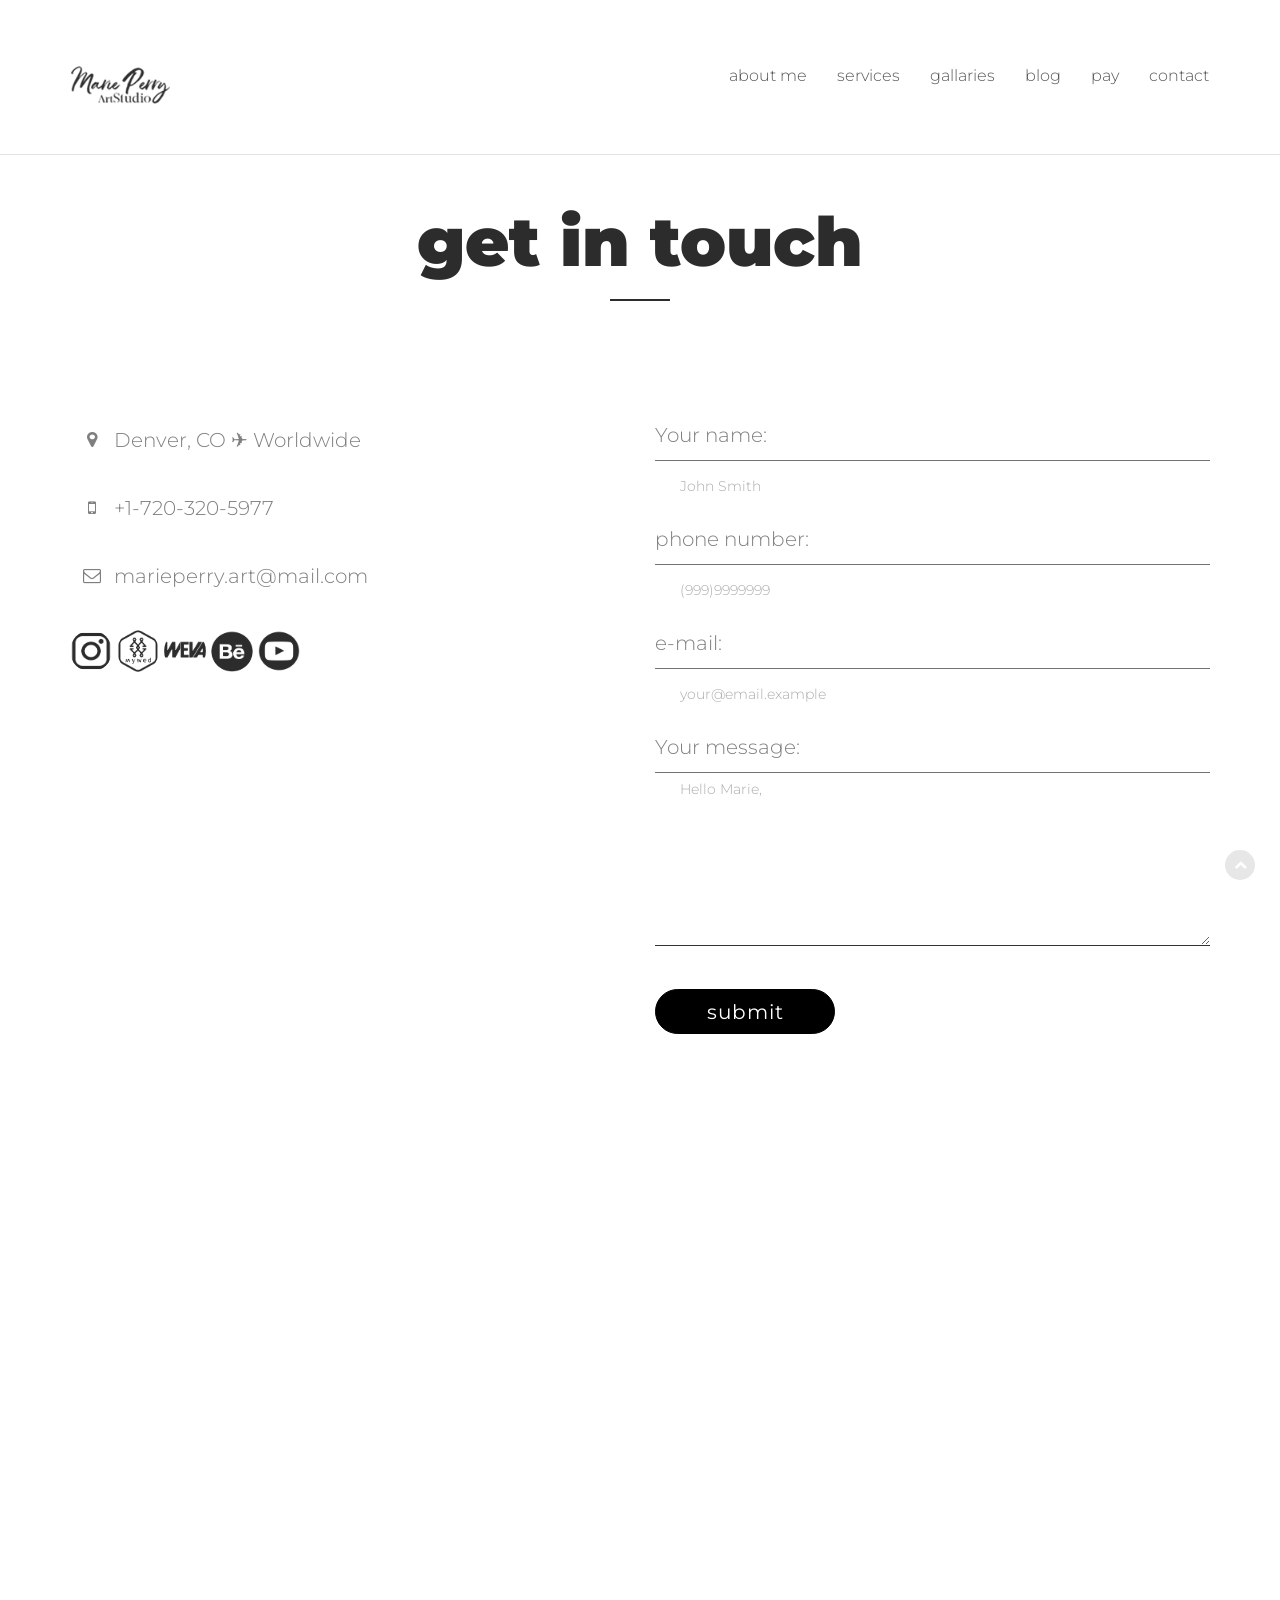
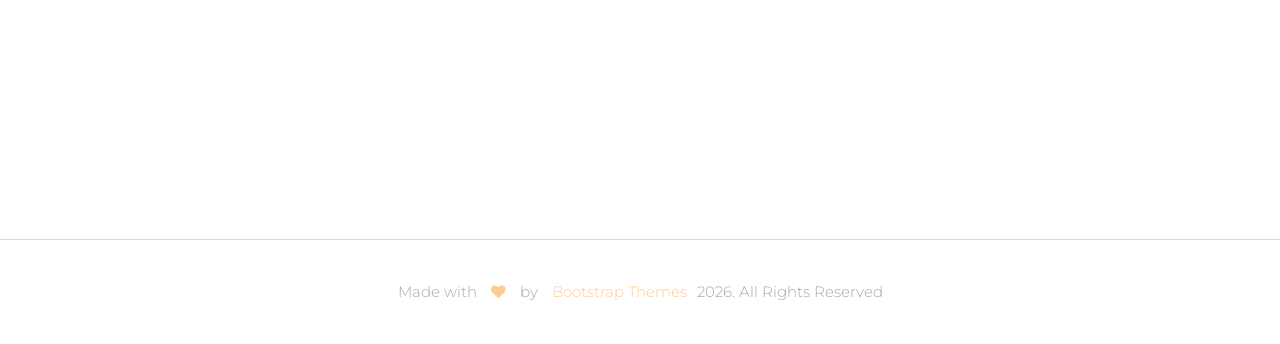
<file: contact.html>
<!doctype html>
<!--[if lt IE 7]>      <html class="no-js lt-ie9 lt-ie8 lt-ie7" lang=""> <![endif]-->
<!--[if IE 7]>         <html class="no-js lt-ie9 lt-ie8" lang=""> <![endif]-->
<!--[if IE 8]>         <html class="no-js lt-ie9" lang=""> <![endif]-->
<!--[if gt IE 8]><!--> <html class="no-js" lang="en"> <!--<![endif]-->
    
<!-- Mirrored from marieperry.art/contact.html by HTTrack Website Copier/3.x [XR&CO'2014], Thu, 20 Mar 2025 23:01:02 GMT -->
<!-- Added by HTTrack --><meta http-equiv="content-type" content="text/html;charset=utf-8" /><!-- /Added by HTTrack -->
<head>
        <meta charset="utf-8">
        <meta http-equiv="X-UA-Compatible" content="IE=edge,chrome=1">
        <title>Contact - MariePerry.art</title>
        <meta name="description" content="">
        <meta name="viewport" content="width=device-width, initial-scale=1">
        <link rel="apple-touch-icon" href="apple-touch-icon.html">

        
        <!--Google fonts links-->
        <link href="https://fonts.googleapis.com/css?family=Montserrat:400,700" rel="stylesheet">


        <link rel="stylesheet" href="assets/css/fonticons.css">
        <link rel="stylesheet" href="assets/css/slider-pro.css">
        <!--<link rel="stylesheet" href="assets/css/stylesheet.css">-->
        <link rel="stylesheet" href="assets/css/font-awesome.min.css">
        <link rel="stylesheet" href="assets/css/bootstrap.min.css">


        <!--For Plugins external css-->
        <link rel="stylesheet" href="assets/css/plugins.css" />

        <!--Theme custom css -->
        <link rel="stylesheet" href="assets/css/style.css">

        <!--Theme Responsive css-->
        <link rel="stylesheet" href="assets/css/responsive.css" />

        <script src="assets/js/vendor/modernizr-2.8.3-respond-1.4.2.min.js"></script>
    </head>
    <body data-spy="scroll" data-target=".navbar-collapse">
        <!--[if lt IE 8]>
            <p class="browserupgrade">You are using an <strong>outdated</strong> browser. Please <a href="http://browsehappy.com/">upgrade your browser</a> to improve your experience.</p>
        <![endif]-->
        <div class='preloader'><div class='loaded'>&nbsp;</div></div>
        <header id="main_menu" class="header navbar-fixed-top">            
            <div class="main_menu_bg">
                <div class="container">
                    <div class="row">
                        <div class="nave_menu">
                            <nav class="navbar navbar-default" id="navmenu">
                                <div class="container-fluid">
                                    <!-- Brand and toggle get grouped for better mobile display -->
                                    <div class="navbar-header">
                                        <button type="button" class="navbar-toggle collapsed" data-toggle="collapse" data-target="#bs-example-navbar-collapse-1" aria-expanded="false">
                                            <span class="sr-only">Toggle navigation</span>
                                            <span class="icon-bar"></span>
                                            <span class="icon-bar"></span>
                                            <span class="icon-bar"></span>
                                        </button>
                                        <a class="navbar-brand" href="index-2.html">
                                            <img src="assets/images/logo.png"/>
                                        </a>
                                    </div>

                                    <!-- Collect the nav links, forms, and other content for toggling -->



                                    <div class="collapse navbar-collapse" id="bs-example-navbar-collapse-1">
                                        <ul class="nav navbar-nav navbar-right">
                                            <li><a href="aboutme.html">about me</a></li>
                                            <li class="dropdown"><a href="#" class="dropdown-toggle" data-toggle="dropdown" role="button" aria-haspopup="true">services</a>
                                                <ul class="dropdown-menu">
                                                    <li><a href="photography.html">photography</a></li>
                                                    <li><a href="video.html">video</a></li>
                                                    <li><a href="design.html">design</a></li>
                                                </ul>
                                            </li>
                                            <li class="dropdown"><a href="#" class="dropdown-toggle" data-toggle="dropdown" role="button" aria-haspopup="true">gallaries</a>
                                                <ul class="dropdown-menu">
                                                    <li><a href="photo-gallary.html">photo gallery</a></li>
                                                    <li><a href="video-gallary.html">video gallery</a></li>
                                                    <li><a href="design-gallary.html">design gallery</a></li>
                                                </ul>
                                            </li>
                                            <li><a href="blog.html">blog</a></li>
                                            <li><a href="pay.html">pay</a></li>
                                            <li><a href="contact.html">contact</a></li>
                                        </ul>    
                                    </div>

                                </div>
                            </nav>
                        </div>	
                    </div>

                </div>

            </div>
        </header> <!--End of header -->



        <!-- Contact Section -->
        <section id="contact" class="contactus margin-top-120">
            <div class="container">
                <div class="row">
                    <div class="col-sm-12">
                        <div class="main_contact sections">
                            <div class="head_title text-center">
                                <h1>get in touch</h1>
                                <div class="separator"></div>
                            </div>

                            <div class="row">
                                <div class="contact_contant">
                                    <div class="col-sm-6 col-xs-12">
                                        <div class="single_message_right_info">
                                            <ul>
                                                <li><i class="fa fa-map-marker"></i> <span>Denver, CO    ✈   Worldwide
                                                        </span></li>

                                                <li><i class="fa fa-mobile-phone"></i> <span>+1-720-320-5977</span></li>

                                                <li><i class="fa fa-envelope-o"></i> <span>marieperry.art@mail.com</span></li>
                                            </ul>

                                            <div class="work_socail transition">
                                                <!-- <a href=""><i class="fa fa-facebook img-circle"></i></a> -->
                                                <!-- <a href=""><i class="fa fa-twitter img-circle"></i></a> -->
                                                <!-- <a href=""><i class="fa fa-google-plus img-circle"></i></a> -->
                                                <!-- <a href=""><i class="fa fa-pinterest img-circle"></i></a> -->
                                                <!-- <a href=""><i class="fa fa-instagram img-circle"></i></a> -->
                                                <a href="https://www.instagram.com/artmaryperry/"><img class="social-icon" src="instagram.png" alt="instagram icon" style="width:42px;height:42px;"></a>
                                                
                                                <a href="https://mywed.com/ru/photographer/maryperry/"><img class="social-icon" src="mywed.png" alt="mywed icon" style="width:42px;height:42px;"></a>
                                                
                                                <a href="https://weva.pro/en/videographer/marieperry"><img class="social-icon" src="wewa.png" alt="wewa icon" style="width:42px;height:42px;"></a>
                                                
                                                <a href="https://www.behance.net/marieperry"><img class="social-icon" src="behance.png" alt="behance icon" style="width:42px;height:42px;"></a>
                                                
                                                <a href="https://www.youtube.com/channel/UCv3rNFTF4Hu-p8g6WISTQQg"><img class="social-icon" src="youtube.png" alt="youtube icon" style="width:42px;height:42px;"></a>
                                                    
                                                </div>
                                            </div>
                                        </div>
                                    </div><!-- End of col-sm-6 -->

                                    <div class="col-sm-6 col-xs-12">
                                        <div class="single_contant_left margin-top-60">
                                            <form action="mailto:7203205977@txt.att.net" method="post" enctype="text/plain" id="formid">
                                                <!--<div class="col-lg-8 col-md-8 col-sm-10 col-lg-offset-2 col-md-offset-2 col-sm-offset-1">-->

                                                <div class="form-group">
                                                    <label>Your name:</label>
                                                    <input type="text" class="form-control" name="name" placeholder="John Smith" required="yes">
                                                </div>
                                                
                                                <div class="form-group">
                                                    <label> phone number:</label>
                                                    <input type="tel" class="form-control" name="tel" placeholder="(999)9999999" required="yes">
                                                </div>

                                                <div class="form-group">
                                                    <label> e-mail:</label>
                                                    <input type="email" class="form-control" name="email" placeholder="your@email.example" required="yes">
                                                </div>

                                                <div class="form-group">
                                                    <label>Your message:</label>
                                                    <textarea class="form-control" name="message" placeholder="Hello Marie," rows="8"></textarea>
                                                </div>

                                                <div class="">
                                                    <input type="submit" value="submit" class="btn">
                                                </div>
                                                <!--</div>--> 
                                            </form>
                                        </div>
                                    
                                </div> <!-- End of messsage contant-->
                            </div>
                        </div>
                    </div>
                </div><!-- End of row -->
            </div><!-- End of container -->
        </section><!-- End of contact Section -->


        <!-- Maps Section -->
        <section id="maps" class="maps ">
            <div class="ourmap"></div>
        </section><!-- End of Maps Section -->

        <!-- footer section -->
        <footer id="footer" class="footer">
            <div class="container">
                <div class="main_footer">
                    <div class="row">
                        <div class="col-sm-12">
                            <div class="copyright_text text-center">
                                <p class=" wow fadeInRight" data-wow-duration="1s">Made with <i class="fa fa-heart"></i> by <a target="_blank" href="https://bootstrapthemes.co/">Bootstrap Themes</a><script type="text/javascript">
  document.write(new Date().getFullYear());
</script>. All Rights Reserved</p>
                            </div>
                        </div>
                    </div>
                </div>
            </div><!-- End of container -->
        </footer><!-- End of footer Section-->



        <!-- START SCROLL TO TOP  -->

        <div class="scrollup">
            <a href="#"><i class="fa fa-chevron-up"></i></a>
        </div>

        <script src="assets/js/vendor/jquery-1.11.2.min.js"></script>
        <script src="assets/js/vendor/bootstrap.min.js"></script>
        <script src="assets/js/jquery.easing.1.3.js"></script>

        <script src="http://maps.google.com/maps/api/js"></script>
        <script src="assets/js/gmaps.min.js"></script>
        <script>
            var map = new GMaps({
                el: '.ourmap',
                lat: -12.043333,
                lng: -77.028333,
                scrollwheel: false,
                zoom: 15,
                zoomControl: true,
                panControl: false,
                streetViewControl: false,
                mapTypeControl: false,
                overviewMapControl: false,
                clickable: false,
                styles: [{'stylers': [{'hue': '#000'}, {saturation: -200},
                            {gamma: 0.50}]}]
            });
            map.addMarker({
                lat: -12.043333,
                lng: -77.028333
            });

        </script>
        <script src="assets/js/plugins.js"></script>
        <script src="assets/js/main.js"></script>

    </body>

<!-- Mirrored from marieperry.art/contact.html by HTTrack Website Copier/3.x [XR&CO'2014], Thu, 20 Mar 2025 23:01:03 GMT -->
</html>
</file>
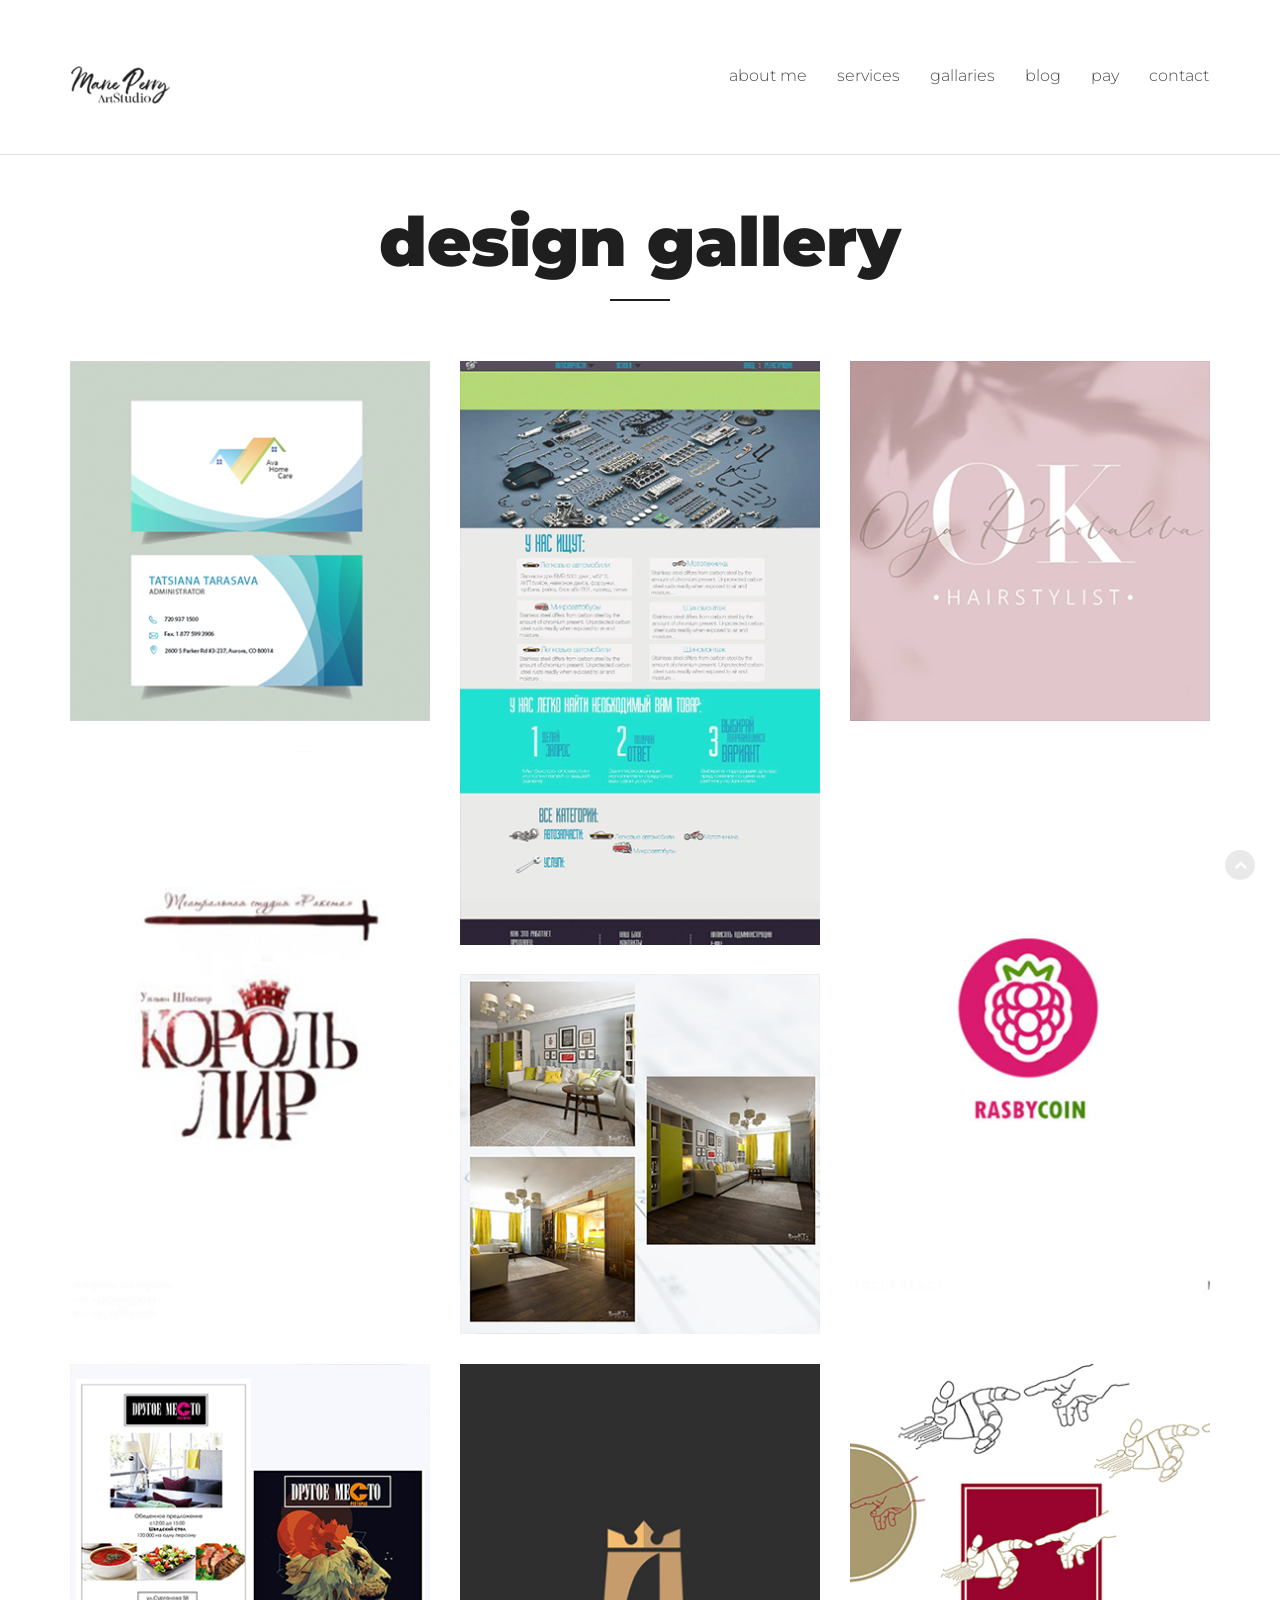
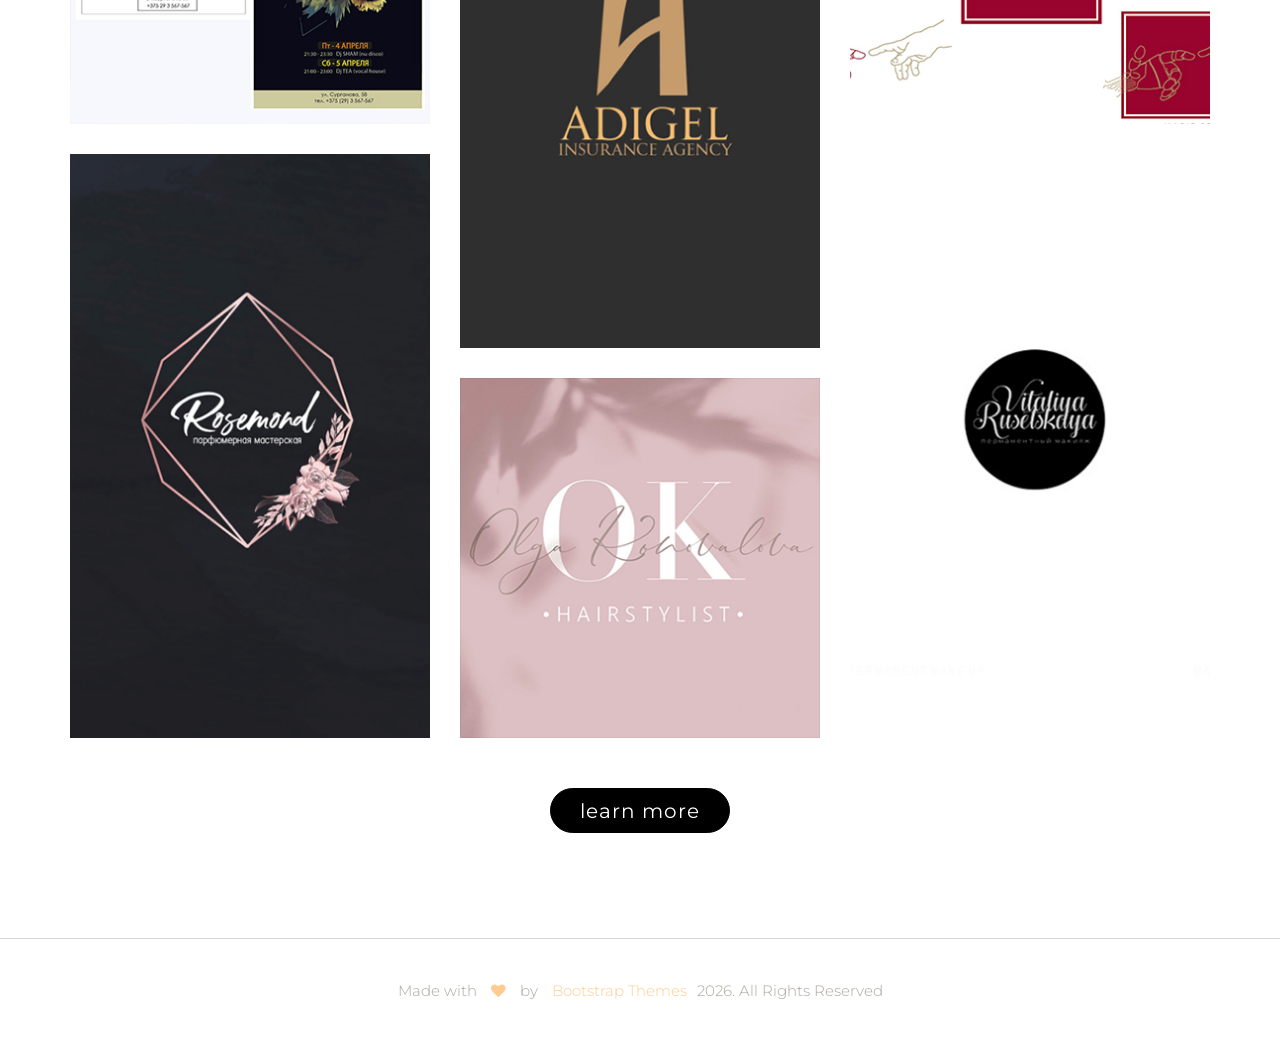
<file: design-gallary.html>
<!doctype html>
<!--[if lt IE 7]>      <html class="no-js lt-ie9 lt-ie8 lt-ie7" lang=""> <![endif]-->
<!--[if IE 7]>         <html class="no-js lt-ie9 lt-ie8" lang=""> <![endif]-->
<!--[if IE 8]>         <html class="no-js lt-ie9" lang=""> <![endif]-->
<!--[if gt IE 8]><!--> <html class="no-js" lang="en"> <!--<![endif]-->
    
<!-- Mirrored from marieperry.art/design-gallary.html by HTTrack Website Copier/3.x [XR&CO'2014], Thu, 20 Mar 2025 23:00:58 GMT -->
<!-- Added by HTTrack --><meta http-equiv="content-type" content="text/html;charset=utf-8" /><!-- /Added by HTTrack -->
<head>
        <meta charset="utf-8">
        <meta http-equiv="X-UA-Compatible" content="IE=edge,chrome=1">
        <title>Design Gallery - MariePerry.art</title>
        <meta name="description" content="">
        <meta name="viewport" content="width=device-width, initial-scale=1">
        <link rel="apple-touch-icon" href="apple-touch-icon.html">


        <!--Google fonts links-->
        <link href="https://fonts.googleapis.com/css?family=Montserrat:400,700" rel="stylesheet">

        <link rel="stylesheet" href="assets/css/fonticons.css">
        <link rel="stylesheet" href="assets/css/slider-pro.css">
        <!--<link rel="stylesheet" href="assets/css/stylesheet.css">-->
        <link rel="stylesheet" href="assets/css/font-awesome.min.css">
        <link rel="stylesheet" href="assets/css/bootstrap.min.css">


        <!--For Plugins external css-->
        <link rel="stylesheet" href="assets/css/plugins.css" />

        <!--Theme custom css -->
        <link rel="stylesheet" href="assets/css/style.css">

        <!--Theme Responsive css-->
        <link rel="stylesheet" href="assets/css/responsive.css" />

        <script src="assets/js/vendor/modernizr-2.8.3-respond-1.4.2.min.js"></script>
    </head>
    <body data-spy="scroll" data-target=".navbar-collapse">
        <!--[if lt IE 8]>
            <p class="browserupgrade">You are using an <strong>outdated</strong> browser. Please <a href="http://browsehappy.com/">upgrade your browser</a> to improve your experience.</p>
        <![endif]-->
        <div class='preloader'><div class='loaded'>&nbsp;</div></div>
        <header id="main_menu" class="header navbar-fixed-top">            
            <div class="main_menu_bg">
                <div class="container">
                    <div class="row">
                        <div class="nave_menu">
                            <nav class="navbar navbar-default" id="navmenu">
                                <div class="container-fluid">
                                    <!-- Brand and toggle get grouped for better mobile display -->
                                    <div class="navbar-header">
                                        <button type="button" class="navbar-toggle collapsed" data-toggle="collapse" data-target="#bs-example-navbar-collapse-1" aria-expanded="false">
                                            <span class="sr-only">Toggle navigation</span>
                                            <span class="icon-bar"></span>
                                            <span class="icon-bar"></span>
                                            <span class="icon-bar"></span>
                                        </button>
                                        <a class="navbar-brand" href="index-2.html">
                                            <img src="assets/images/logo.png"/>
                                        </a>
                                    </div>

                                    <!-- Collect the nav links, forms, and other content for toggling -->



                                    <div class="collapse navbar-collapse" id="bs-example-navbar-collapse-1">
                                        <ul class="nav navbar-nav navbar-right">
                                            <li><a href="aboutme.html">about me</a></li>
                                            <li class="dropdown"><a href="#" class="dropdown-toggle" data-toggle="dropdown" role="button" aria-haspopup="true">services</a>
                                                <ul class="dropdown-menu">
                                                    <li><a href="photography.html">photography</a></li>
                                                    <li><a href="video.html">video</a></li>
                                                    <li><a href="design.html">design</a></li>
                                                </ul>
                                            </li>
                                            <li class="dropdown"><a href="#" class="dropdown-toggle" data-toggle="dropdown" role="button" aria-haspopup="true">gallaries</a>
                                                <ul class="dropdown-menu">
                                                    <li><a href="photo-gallary.html">photo gallery</a></li>
                                                    <li><a href="video-gallary.html">video gallery</a></li>
                                                    <li><a href="design-gallary.html">design gallery</a></li>
                                                </ul>
                                            </li>
                                            <li><a href="blog.html">blog</a></li>
                                            <li><a href="pay.html">pay</a></li>
                                            <li><a href="contact.html">contact</a></li>
                                        </ul>    
                                    </div>

                                </div>
                            </nav>
                        </div>	
                    </div>

                </div>

            </div>
        </header> <!--End of header -->



        <!-- Work Section -->
        <section id="work" class="work sections">
            <div class="container">
                <div class="row">
                    <div class="main_mix_content text-center margin-top-120">
                        <div class="head_title">
                            <h1>design gallery</h1>
                            <div class="separator"></div>
                        </div><!-- End of head title -->


                        <div id="mixcontent" class="mixcontent text-center"><!-- Content -->
                            
                            <div class="col-sm-4 col-xs-12 mix category-1">
                                <div class="single_mixi_portfolio">
                                    <img src="assets/images/dg1.png" alt="" />
                                    <div class="single_work_overlay">
                                        <!-- Hover logo -->
                                        <img src="assets/images/logo.png"/>
                                        <!-- End of hover logo -->
                                        <div class="separator"></div>
                                        <p></p>
                                    </div>
                                </div>
                            </div><!-- End of head image ONE -->
                            
                            <div class="col-sm-4 col-xs-12 mix category-1">
                                <div class="single_mixi_portfolio">
                                    <img src="assets/images/dg2.png" alt="" />
                                    <div class="single_work_overlay single_work_overlay2">
                                        <!-- Hover logo -->
                                        <img src="assets/images/logo.png"/>
                                        <!-- End of hover logo -->
                                        <div class="separator"></div>
                                        <p></p>
                                    </div>
                                </div>
                            </div><!-- End of head image TWO -->
                            
                            <div class="col-sm-4 col-xs-12 mix category-1">
                                <div class="single_mixi_portfolio">
                                    <img src="assets/images/dg3.png" alt="" />
                                    <div class="single_work_overlay">
                                        <!-- Hover logo -->
                                        <img src="assets/images/logo.png"/>
                                        <!-- End of hover logo -->
                                        <div class="separator"></div>
                                        <p></p>
                                    </div>
                                </div>
                            </div><!-- End of head image THREE -->
                            
                            <div class="col-sm-4 col-xs-12 mix category-1">
                                <div class="single_mixi_portfolio">
                                    <img src="assets/images/dg4.png" alt="" />
                                    <div class="single_work_overlay single_work_overlay2">
                                        <!-- Hover logo -->
                                        <img src="assets/images/logo.png"/>
                                        <!-- End of hover logo -->
                                        <div class="separator"></div>
                                        <p></p>
                                    </div>
                                </div>
                            </div><!-- End of head image FOUR -->

                            <div class="col-sm-4 col-xs-12 mix category-1">
                                <div class="single_mixi_portfolio">
                                    <img src="assets/images/dg5.png" alt="" />
                                    <div class="single_work_overlay single_work_overlay2">
                                        <!-- Hover logo -->
                                        <img src="assets/images/logo.png"/>
                                        <!-- End of hover logo -->
                                        <div class="separator"></div>
                                        <p></p>
                                    </div>
                                </div>
                            </div><!-- End of head image FIVE -->

                            <div class="col-sm-4 col-xs-12 mix category-1">
                                <div class="single_mixi_portfolio">
                                    <img src="assets/images/dg6.png" alt="" />
                                    <div class="single_work_overlay">
                                        <!-- Hover logo -->
                                        <img src="assets/images/logo.png"/>
                                        <!-- End of hover logo -->
                                        <div class="separator"></div>
                                        <p></p>
                                    </div>
                                </div>
                            </div><!-- End of head image SIX -->
                            
                            <div class="col-sm-4 col-xs-12 mix category-2">
                                <div class="single_mixi_portfolio">
                                    <img src="assets/images/dg10.png" alt="" />
                                    <div class="single_work_overlay">
                                        <!-- Hover logo -->
                                        <img src="assets/images/logo.png"/>
                                        <!-- End of hover logo -->
                                        <div class="separator"></div>
                                        <p></p>
                                    </div>
                                </div>
                            </div><!-- End of head image SEVEN -->
                            
                            <div class="col-sm-4 col-xs-12 mix category-2">
                                <div class="single_mixi_portfolio">
                                    <img src="assets/images/dg8.png" alt="" />
                                    <div class="single_work_overlay single_work_overlay2">
                                        <!-- Hover logo -->
                                        <img src="assets/images/logo.png"/>
                                        <!-- End of hover logo -->
                                        <div class="separator"></div>
                                        <p></p>
                                    </div>
                                </div>
                            </div><!-- End of head image EIGHT -->
                            
                            <div class="col-sm-4 col-xs-12 mix category-2">
                                <div class="single_mixi_portfolio">
                                    <img src="assets/images/dg11.png" alt="" />
                                    <div class="single_work_overlay">
                                        <!-- Hover logo -->
                                        <img src="assets/images/logo.png"/>
                                        <!-- End of hover logo -->
                                        <div class="separator"></div>
                                        <p></p>
                                    </div>
                                </div>
                            </div><!-- End of head image NINE -->
                            
                            <div class="col-sm-4 col-xs-12 mix category-2">
                                <div class="single_mixi_portfolio">
                                    <img src="assets/images/dg7.png" alt="" />
                                    <div class="single_work_overlay single_work_overlay2">
                                        <!-- Hover logo -->
                                        <img src="assets/images/logo.png"/>
                                        <!-- End of hover logo -->
                                        <div class="separator"></div>
                                        <p></p>
                                    </div>
                                </div>
                            </div><!-- End of head image TEN -->
                            
                            <div class="col-sm-4 col-xs-12 mix category-2">
                                <div class="single_mixi_portfolio">
                                    <img src="assets/images/dg9.png" alt="" />
                                    <div class="single_work_overlay single_work_overlay2">
                                        <!-- Hover logo -->
                                        <img src="assets/images/logo.png"/>
                                        <!-- End of hover logo -->
                                        <div class="separator"></div>
                                        <p></p>
                                    </div>
                                </div>
                            </div><!-- End of head image ELEVEN -->
                            
                            <div class="col-sm-4 col-xs-12 mix category-2">
                                <div class="single_mixi_portfolio">
                                    <img src="assets/images/dg12.png" alt="" />
                                    <div class="single_work_overlay single_work_overlay2">
                                        <!-- Hover logo -->
                                        <img src="assets/images/logo.png"/>
                                        <!-- End of hover logo -->
                                        <div class="separator"></div>
                                        <p></p>
                                    </div>
                                </div>
                            </div><!-- End of head image 12 -->

                        </div>

                        <a href="contact.html" class="btn">learn more</a>
                    </div>                     
                </div><!-- End of row -->
            </div><!-- End of Contaier -->
        </section><!-- End of portfolio Section -->   



        <!-- footer Section -->
        <footer id="footer" class="footer">
            <div class="container">
                <div class="main_footer">
                    <div class="row">
                        <div class="col-sm-12">
                            <div class="copyright_text text-center">
                                <p class=" wow fadeInRight" data-wow-duration="1s">Made with <i class="fa fa-heart"></i> by <a target="_blank" href="https://bootstrapthemes.co/">Bootstrap Themes</a><script type="text/javascript">
  document.write(new Date().getFullYear());
</script>. All Rights Reserved</p>
                            </div>
                        </div>
                    </div>
                </div>
            </div><!-- End of container -->
        </footer><!-- End of footer -->



        <!-- START SCROLL TO TOP  -->

        <div class="scrollup">
            <a href="#"><i class="fa fa-chevron-up"></i></a>
        </div>


        <!-- jQuery -->
        <script src="assets/js/vendor/jquery-1.11.2.min.js"></script>

        <!-- jQuery Bootstrap js  -->
        <script src="assets/js/vendor/bootstrap.min.js"></script>

        <!-- jQuery easing js  -->
        <script src="assets/js/jquery.easing.1.3.js"></script>

        <!-- jQuery masonry js  -->
        <script src="assets/js/masonry/masonry.min.js"></script>
        <script type="text/javascript">
            $('.mixcontent').masonry();
        </script>

        <!-- jQuery Mixitup  -->
        <script src="assets/js/jquery.mixitup.min.js"></script>
        <script type="text/javascript">
//            jQuery('#').mixItUp({
//                selectors: {
//                    target: '.tile',
//                    filter: '.filter'
//                },
//                animation: {
//                    animateResizeContainer: false,
//                    effects: 'fade scale'
//                }
//
//            });

            //           $('.mixitupId').mixItUp();
        </script>



        <!-- jQuery plugins  -->
        <script src="assets/js/plugins.js"></script>

        <!-- jQuery Main js  -->
        <script src="assets/js/main.js"></script>

    </body>

<!-- Mirrored from marieperry.art/design-gallary.html by HTTrack Website Copier/3.x [XR&CO'2014], Thu, 20 Mar 2025 23:01:01 GMT -->
</html>
</file>
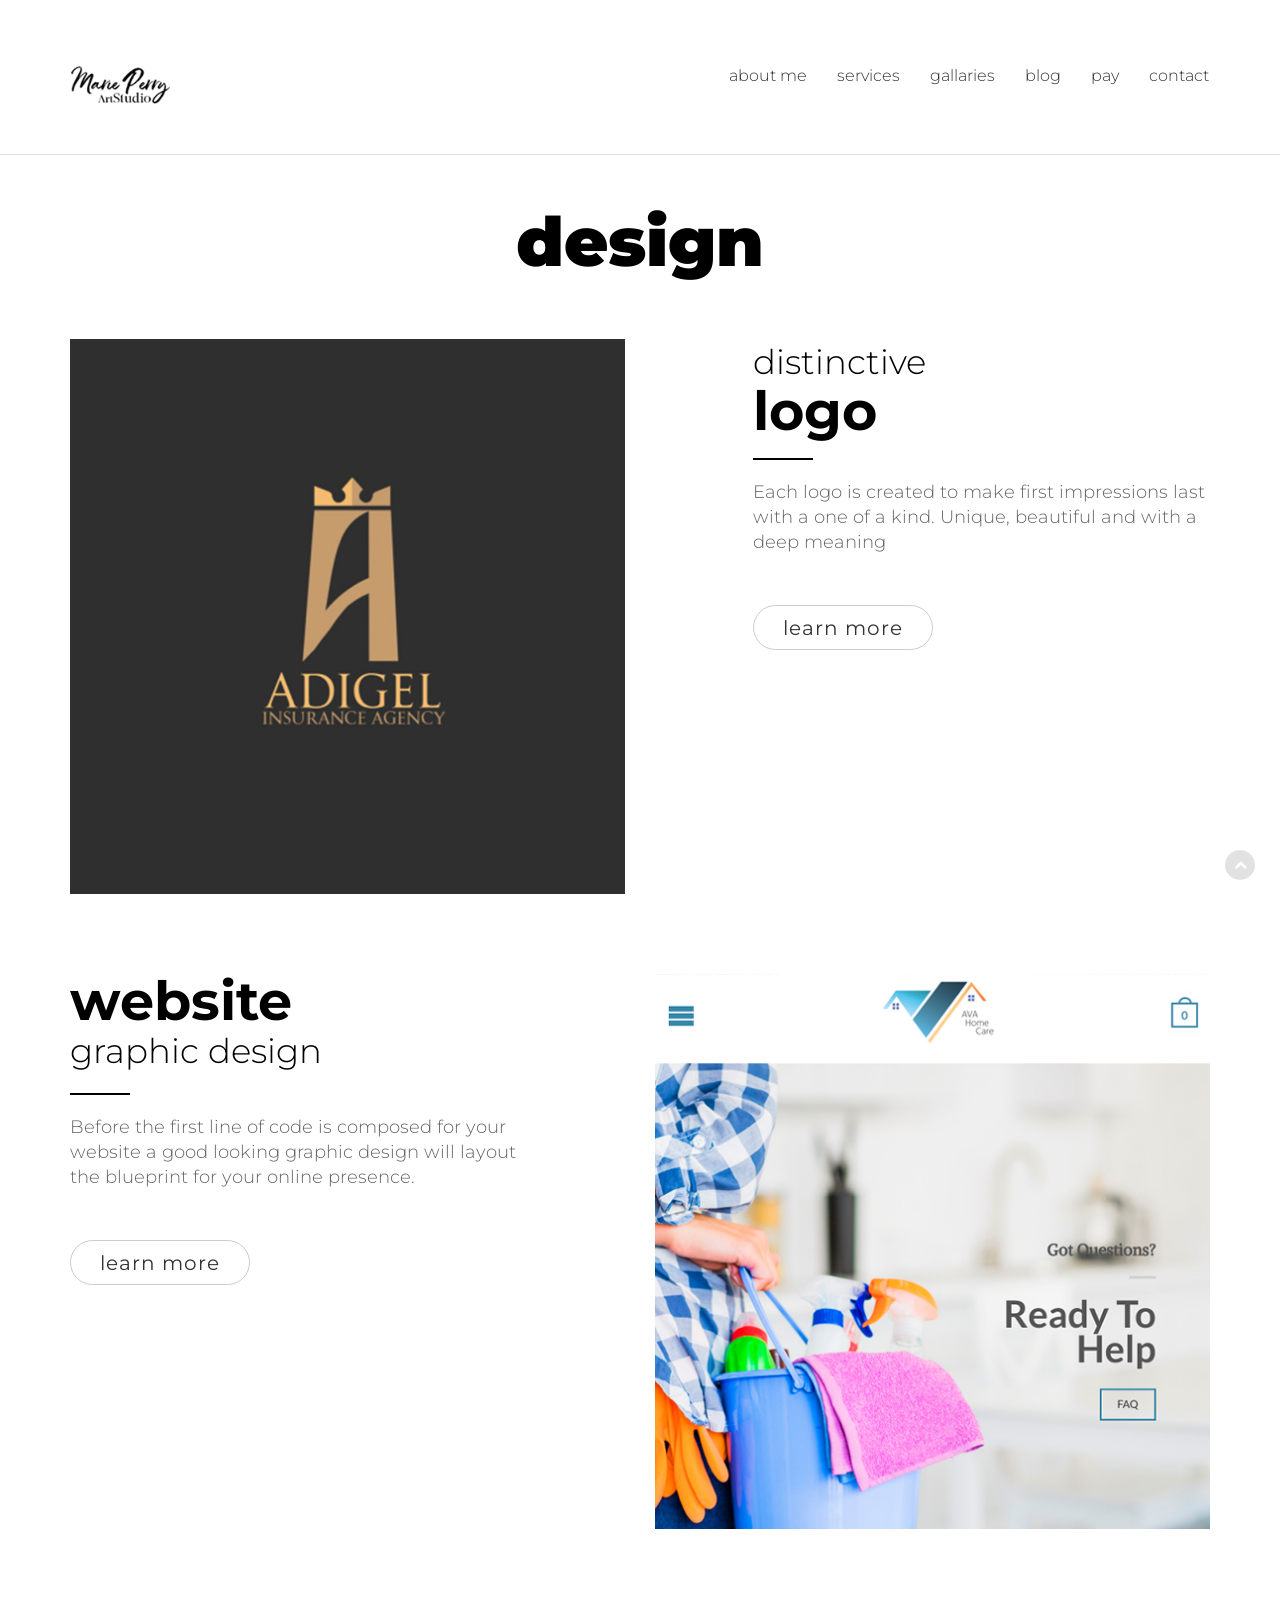
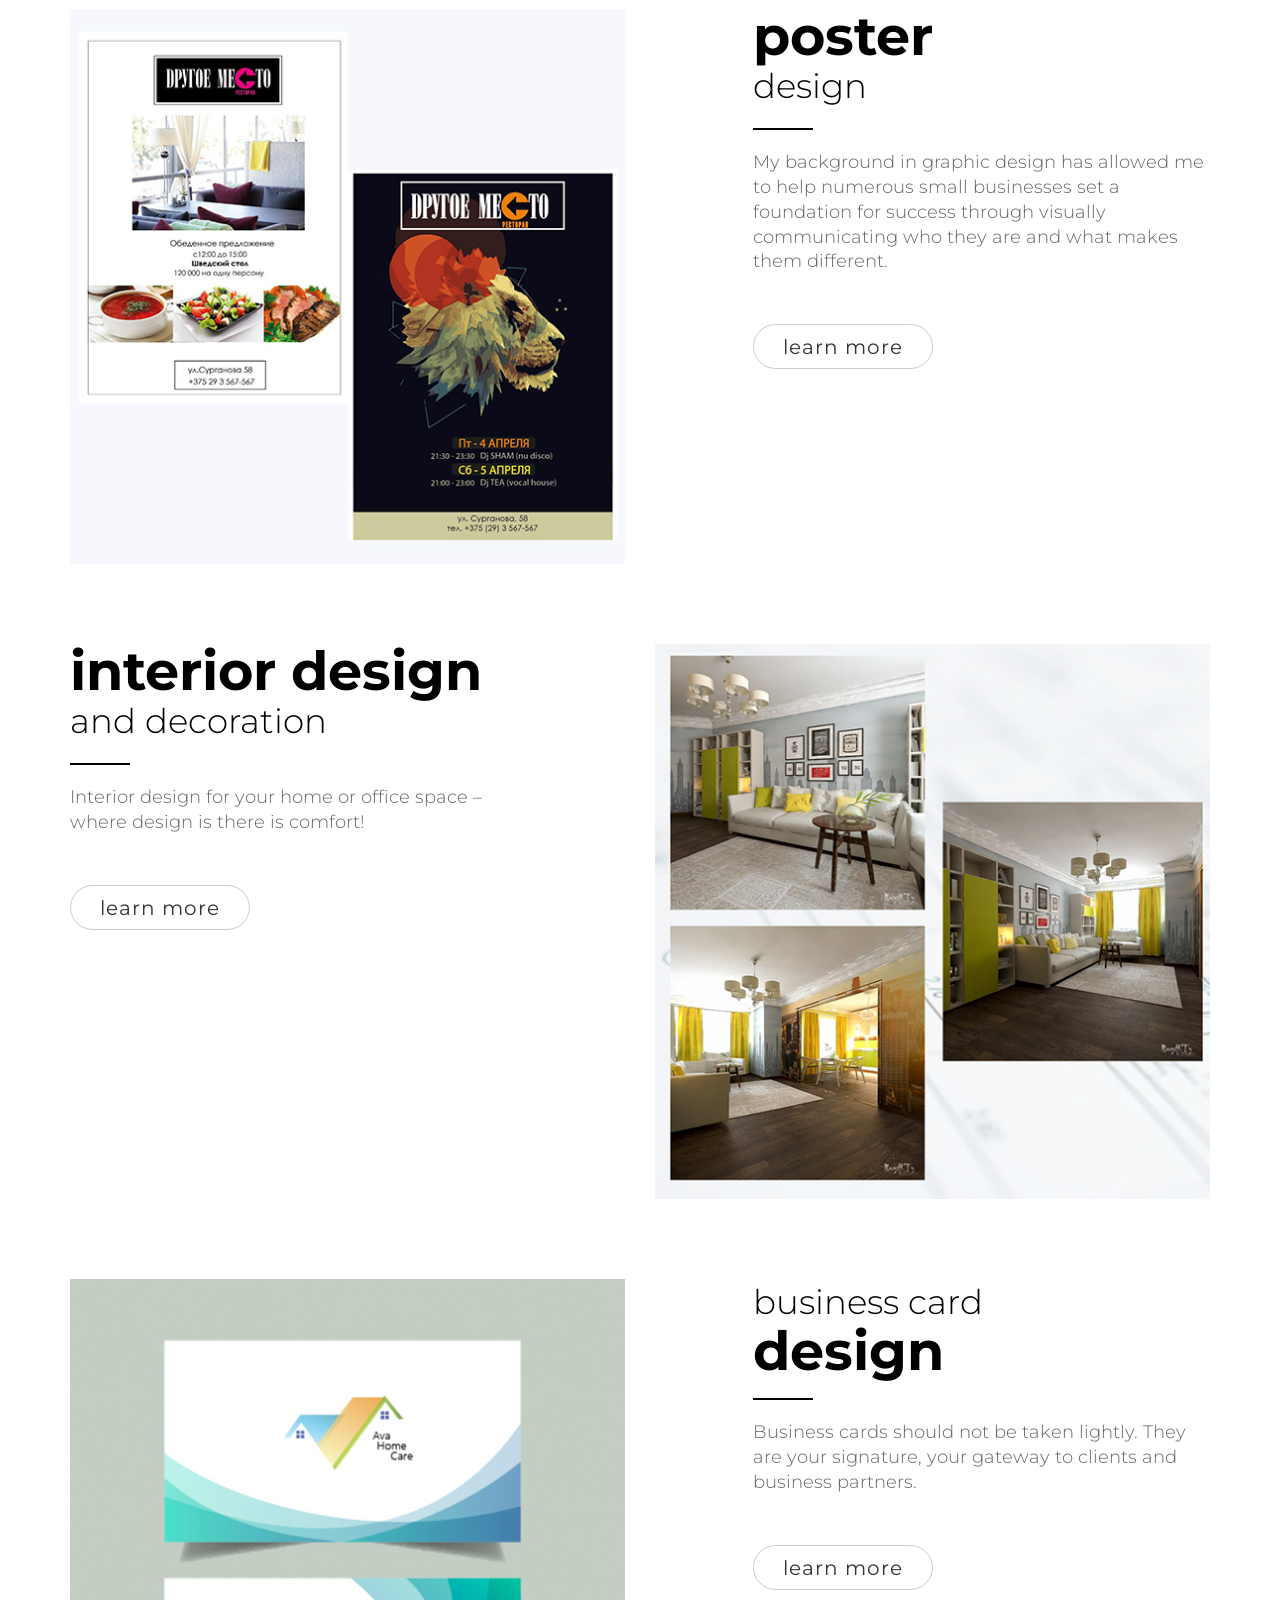
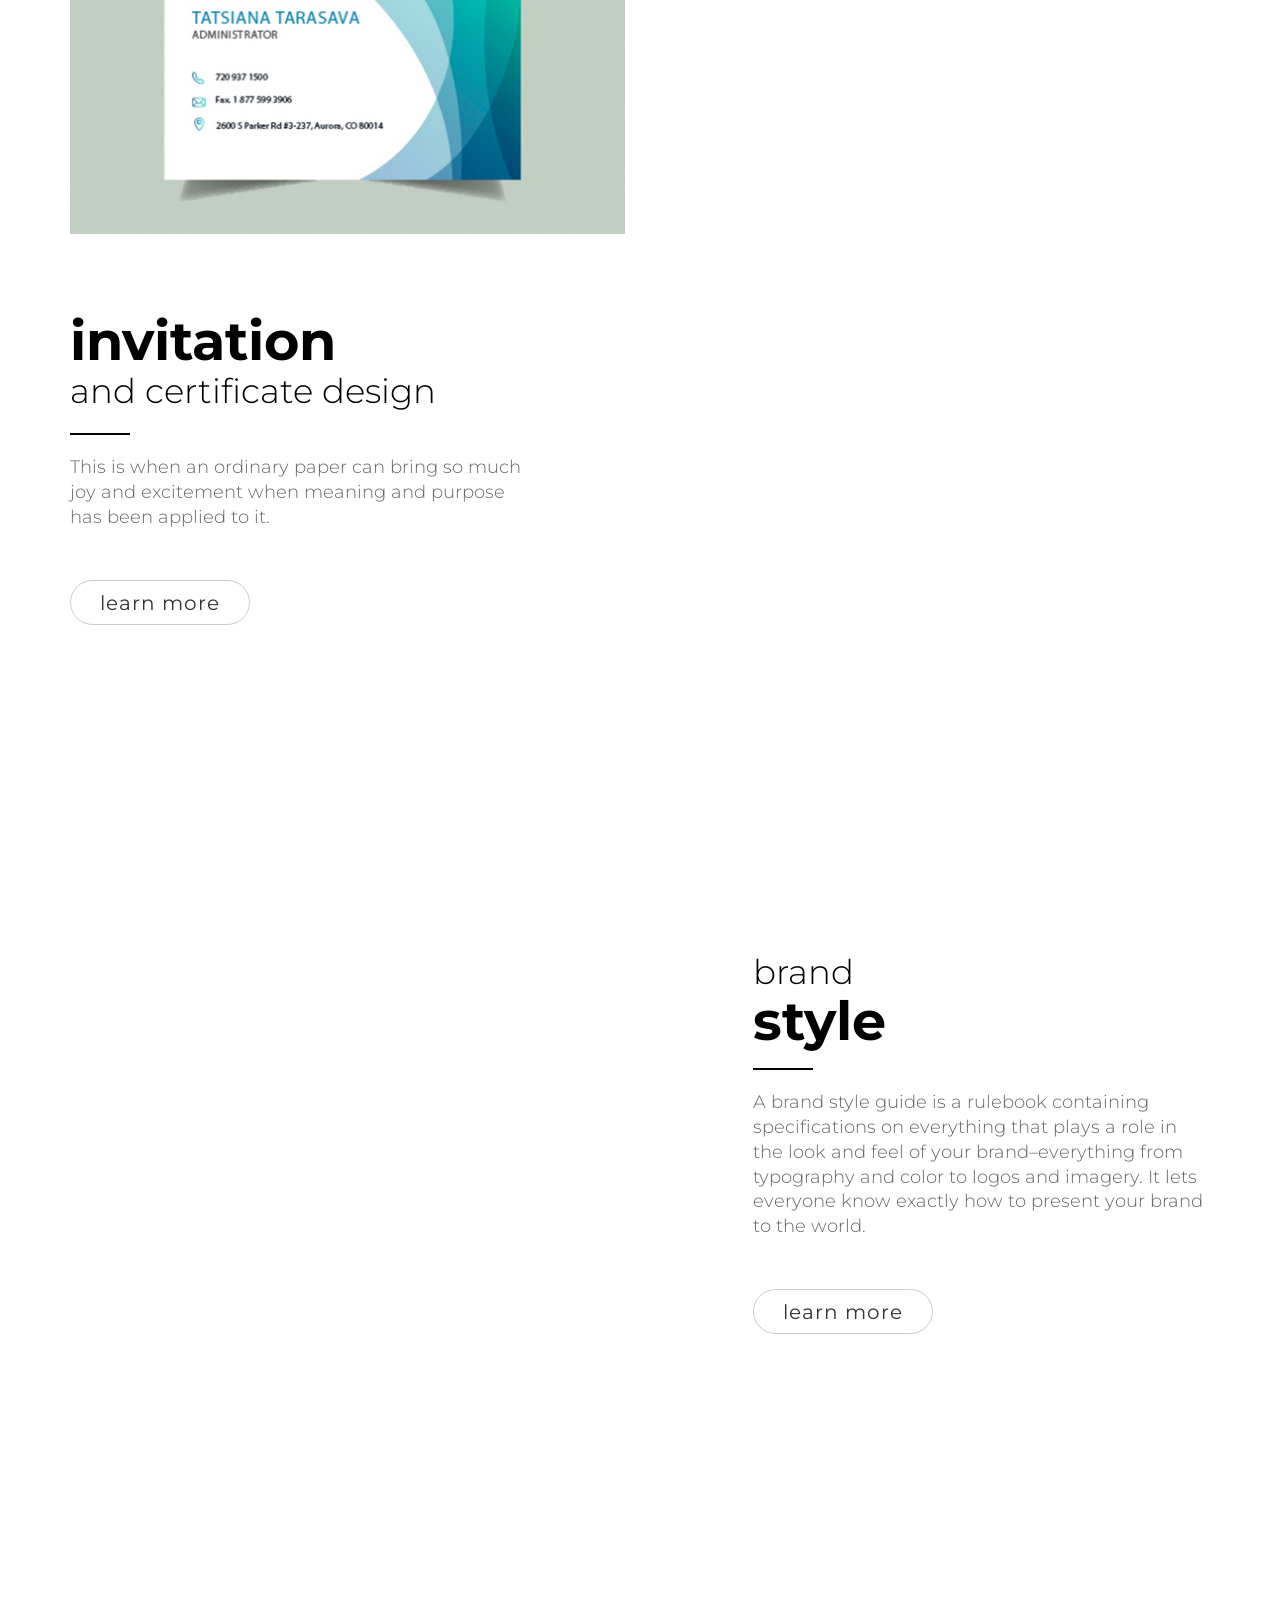
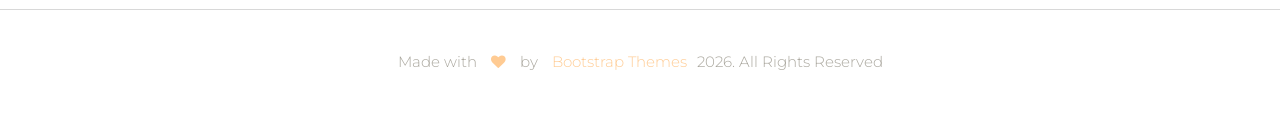
<file: design.html>
<!doctype html>
<!--[if lt IE 7]>      <html class="no-js lt-ie9 lt-ie8 lt-ie7" lang=""> <![endif]-->
<!--[if IE 7]>         <html class="no-js lt-ie9 lt-ie8" lang=""> <![endif]-->
<!--[if IE 8]>         <html class="no-js lt-ie9" lang=""> <![endif]-->
<!--[if gt IE 8]><!--> <html class="no-js" lang="en"> <!--<![endif]-->
    
<!-- Mirrored from marieperry.art/design.html by HTTrack Website Copier/3.x [XR&CO'2014], Thu, 20 Mar 2025 23:00:55 GMT -->
<!-- Added by HTTrack --><meta http-equiv="content-type" content="text/html;charset=utf-8" /><!-- /Added by HTTrack -->
<head>
        <meta charset="utf-8">
        <meta http-equiv="X-UA-Compatible" content="IE=edge,chrome=1">
        <title>Design - MariePerry.art</title>
        <meta name="description" content="">
        <meta name="viewport" content="width=device-width, initial-scale=1">
        <link rel="apple-touch-icon" href="apple-touch-icon.html">

        <!--Google fonts links-->
        <link href="https://fonts.googleapis.com/css?family=Montserrat:400,700" rel="stylesheet">

        <link rel="stylesheet" href="assets/css/fonticons.css">
        <!--<link rel="stylesheet" href="assets/css/stylesheet.css">-->
        <link rel="stylesheet" href="assets/css/font-awesome.min.css">
        <link rel="stylesheet" href="assets/css/bootstrap.min.css">


        <!--For Plugins external css-->
        <link rel="stylesheet" href="assets/css/plugins.css" />

        <!--Theme custom css -->
        <link rel="stylesheet" href="assets/css/style.css">

        <!--Theme Responsive css-->
        <link rel="stylesheet" href="assets/css/responsive.css" />

        <script src="assets/js/vendor/modernizr-2.8.3-respond-1.4.2.min.js"></script>
    </head>
    <body data-spy="scroll" data-target=".navbar-collapse">
        <!--[if lt IE 8]>
            <p class="browserupgrade">You are using an <strong>outdated</strong> browser. Please <a href="http://browsehappy.com/">upgrade your browser</a> to improve your experience.</p>
        <![endif]-->
        <div class='preloader'><div class='loaded'>&nbsp;</div></div>
        <header id="main_menu" class="header navbar-fixed-top">            
            <div class="main_menu_bg">
                <div class="container">
                    <div class="row">
                        <div class="nave_menu">
                            <nav class="navbar navbar-default" id="navmenu">
                                <div class="container-fluid">
                                    <!-- Brand and toggle get grouped for better mobile display -->
                                    <div class="navbar-header">
                                        <button type="button" class="navbar-toggle collapsed" data-toggle="collapse" data-target="#bs-example-navbar-collapse-1" aria-expanded="false">
                                            <span class="sr-only">Toggle navigation</span>
                                            <span class="icon-bar"></span>
                                            <span class="icon-bar"></span>
                                            <span class="icon-bar"></span>
                                        </button>
                                        <a class="navbar-brand" href="index-2.html">
                                            <img src="assets/images/logo.png"/>
                                        </a>
                                    </div>

                                    <!-- Collect the nav links, forms, and other content for toggling -->



                                    <div class="collapse navbar-collapse" id="bs-example-navbar-collapse-1">
                                        <ul class="nav navbar-nav navbar-right">
                                            <li><a href="aboutme.html">about me</a></li>
                                            <li class="dropdown"><a href="#" class="dropdown-toggle" data-toggle="dropdown" role="button" aria-haspopup="true">services</a>
                                                <ul class="dropdown-menu">
                                                    <li><a href="photography.html">photography</a></li>
                                                    <li><a href="video.html">video</a></li>
                                                    <li><a href="design.html">design</a></li>
                                                </ul>
                                            </li>
                                            <li class="dropdown"><a href="#" class="dropdown-toggle" data-toggle="dropdown" role="button" aria-haspopup="true">gallaries</a>
                                                <ul class="dropdown-menu">
                                                    <li><a href="photo-gallary.html">photo gallery</a></li>
                                                    <li><a href="video-gallary.html">video gallery</a></li>
                                                    <li><a href="design-gallary.html">design gallery</a></li>
                                                </ul>
                                            </li>
                                            <li><a href="blog.html">blog</a></li>
                                            <li><a href="pay.html">pay</a></li>
                                            <li><a href="contact.html">contact</a></li>
                                        </ul>    
                                    </div>

                                </div>
                            </nav>
                        </div>	
                    </div>

                </div>

            </div>
        </header> <!--End of header -->



        <!-- Service Section -->
        <section id="service" class="service sections margin-top-120">
            <div class="container">
                <div class="row">
                    <div class="col-sm-12">
                        <div class="head_title text-center">
                            <h1>design</h1>
                        </div><!-- End of head title -->

                        <div class="main_service_area"><!-- Main service area -->
                            
                            <div class="single_service_area">
                                <div class="row">
                                    <div class="col-sm-6">
                                        <div class="signle_service_left">
                                            <img src="assets/images/ds1.jpg" alt="" />
                                        </div>
                                    </div>
                                    <div class="col-sm-5 col-sm-push-1">
                                        <div class="single_service">
                                            <h3>distinctive</h3>
                                            <h2>logo</h2>
                                            <div class="separator2"></div>
                                            <p>Each logo is created to make first impressions last with a one of a kind. Unique, beautiful and with a deep meaning </p>

                                            <a href="contact.html" class="btn btn-default">learn more</a>
                                        </div>
                                    </div>
                                </div>
                            </div><!-- End of single service area ONE-->

                            <div class="single_service_area  margin-top-80">
                                <div class="row">

                                    <div class="col-sm-6 col-sm-push-6">
                                        <div class="signle_service_left">
                                            <img src="assets/images/ds2.jpg" alt="" />
                                        </div>
                                    </div>

                                    <div class="col-sm-5 col-sm-pull-6">
                                        <div class="single_service">
                                            <h2>website</h2>
                                            <h3>graphic design</h3>
                                            <div class="separator2"></div>
                                            <p>Before the first line of code is composed for your website a good looking graphic design will layout the blueprint for your online presence.</p>


                                            <a href="contact.html" class="btn btn-default">learn more</a>
                                        </div>
                                    </div>

                                </div>
                            </div><!-- End of single service area TWO-->

                            <div class="single_service_area margin-top-80">
                                <div class="row">
                                    <div class="col-sm-6">
                                        <div class="signle_service_left">
                                            <img src="assets/images/ds3.jpg" alt="" />
                                        </div>
                                    </div>
                                    <div class="col-sm-5 col-sm-push-1">
                                        <div class="single_service">
                                            <h2>poster</h2>
                                            <h3>design</h3>
                                            <div class="separator2"></div>
                                            <p>My background in graphic design has allowed me to help numerous small businesses set a foundation for success through visually communicating who they are and what makes them different.</p>

                                            <a href="contact.html" class="btn btn-default">learn more</a>
                                        </div>
                                    </div>
                                </div>
                            </div><!-- End of single service area THREE-->
                            
                            <div class="single_service_area  margin-top-80">
                                <div class="row">

                                    <div class="col-sm-6 col-sm-push-6">
                                        <div class="signle_service_left">
                                            <img src="assets/images/ds4.jpg" alt="" />
                                        </div>
                                    </div>

                                    <div class="col-sm-5 col-sm-pull-6">
                                        <div class="single_service">
                                            <h2>interior design</h2>
                                            <h3>and decoration</h3>
                                            <div class="separator2"></div>
                                            <p>Interior design for your home or office space – where design is there is comfort!</p>

                                            <a href="contact.html" class="btn btn-default">learn more</a>
                                        </div>
                                    </div>

                                </div>
                            </div><!-- End of single service area FOUR-->
                            
                            <div class="single_service_area margin-top-80">
                                <div class="row">
                                    <div class="col-sm-6">
                                        <div class="signle_service_left">
                                            <img src="assets/images/ds5.jpg" alt="" />
                                        </div>
                                    </div>
                                    <div class="col-sm-5 col-sm-push-1">
                                        <div class="single_service">
                                            <h3>business card</h3>
                                            <h2>design</h2>
                                            <div class="separator2"></div>
                                            <p>Business cards should not be taken lightly. They are your signature, your gateway to clients and business partners. </p>

                                            <a href="contact.html" class="btn btn-default">learn more</a>
                                        </div>
                                    </div>
                                </div>
                            </div><!-- End of single service area FIVE-->
                            
                            <div class="single_service_area  margin-top-80">
                                <div class="row">

                                    <div class="col-sm-6 col-sm-push-6">
                                        <div class="signle_service_left">
                                            <img src="assets/images/ds6.jpg" alt="" />
                                        </div>
                                    </div>

                                    <div class="col-sm-5 col-sm-pull-6">
                                        <div class="single_service">
                                            <h2>invitation</h2>
                                            <h3>and certificate design</h3>
                                            <div class="separator2"></div>
                                            <p>This is when an ordinary paper can bring so much joy and excitement when meaning and purpose has been applied to it.</p>


                                            <a href="contact.html" class="btn btn-default">learn more</a>
                                        </div>
                                    </div>

                                </div>
                            </div><!-- End of single service area SIX-->
                            
                            <div class="single_service_area margin-top-80">
                                <div class="row">
                                    <div class="col-sm-6">
                                        <div class="signle_service_left">
                                            <img src="assets/images/ds7.jpg" alt="" />
                                        </div>
                                    </div>
                                    <div class="col-sm-5 col-sm-push-1">
                                        <div class="single_service">
                                            <h3>brand</h3>
                                            <h2>style</h2>
                                            <div class="separator2"></div>
                                            <p>A brand style guide is a rulebook containing specifications on everything that plays a role in the look and feel of your brand–everything from typography and color to logos and imagery. It lets everyone know exactly how to present your brand to the world.</p>

                                            <a href="contact.html" class="btn btn-default">learn more</a>
                                        </div>
                                    </div>
                                </div>
                            </div><!-- End of single service area SEVEN-->
                        </div>
                    </div><!-- End of col-sm-12 -->
                </div><!-- End of row -->
            </div><!-- End of Container -->
        </section><!-- End of Service Section -->



        <!-- footer Section -->
        <footer id="footer" class="footer">
            <div class="container">
                <div class="main_footer">
                    <div class="row">
                        <div class="col-sm-12">
                            <div class="copyright_text text-center">
                                <p class=" wow fadeInRight" data-wow-duration="1s">Made with <i class="fa fa-heart"></i> by <a target="_blank" href="https://bootstrapthemes.co/">Bootstrap Themes</a><script type="text/javascript">
  document.write(new Date().getFullYear());
</script>. All Rights Reserved</p>
                            </div>
                        </div>
                    </div>
                </div>
            </div><!-- End of container -->
        </footer><!-- End of footer -->



        <!-- START SCROLL TO TOP  -->

        <div class="scrollup">
            <a href="#"><i class="fa fa-chevron-up"></i></a>
        </div>

        <script src="assets/js/vendor/jquery-1.11.2.min.js"></script>
        <script src="assets/js/vendor/bootstrap.min.js"></script>

        <script src="assets/js/jquery.easing.1.3.js"></script>

        <script src="assets/js/plugins.js"></script>
        <script src="assets/js/main.js"></script>

    </body>

<!-- Mirrored from marieperry.art/design.html by HTTrack Website Copier/3.x [XR&CO'2014], Thu, 20 Mar 2025 23:00:56 GMT -->
</html>
</file>
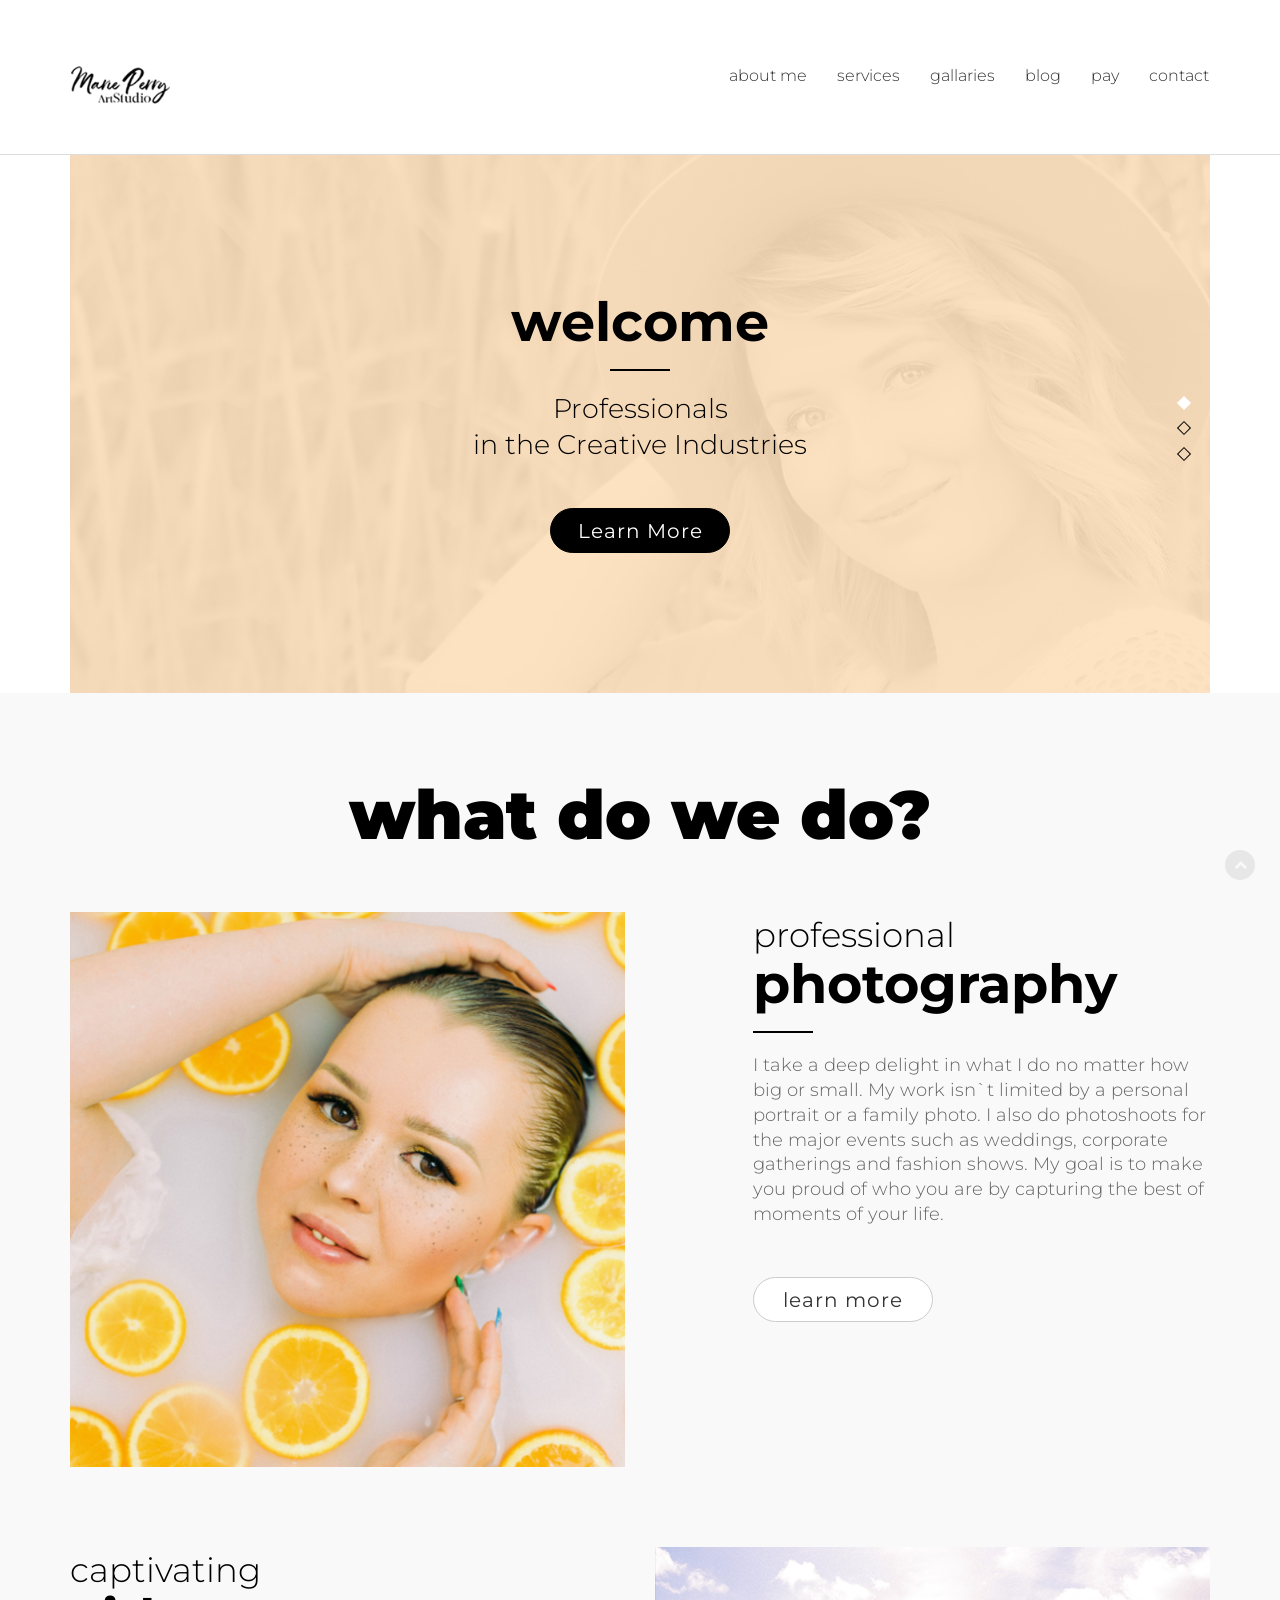
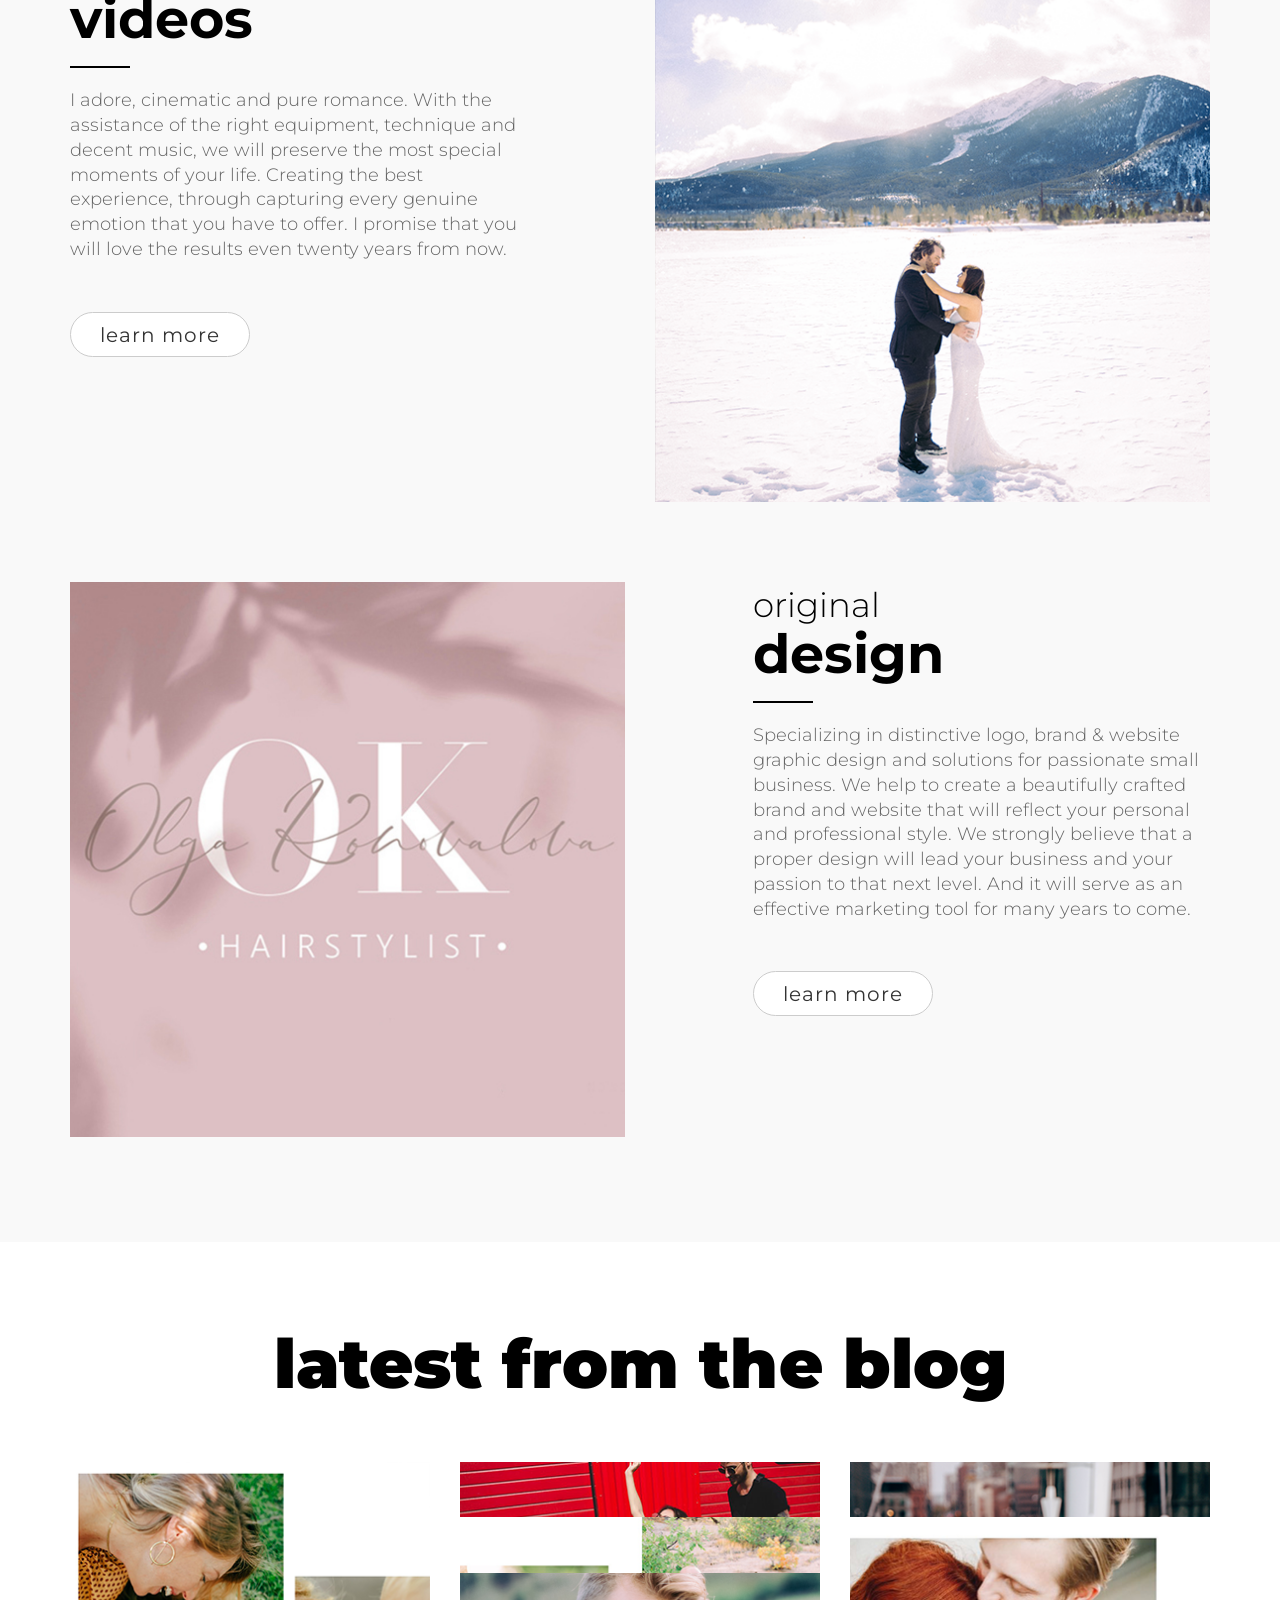
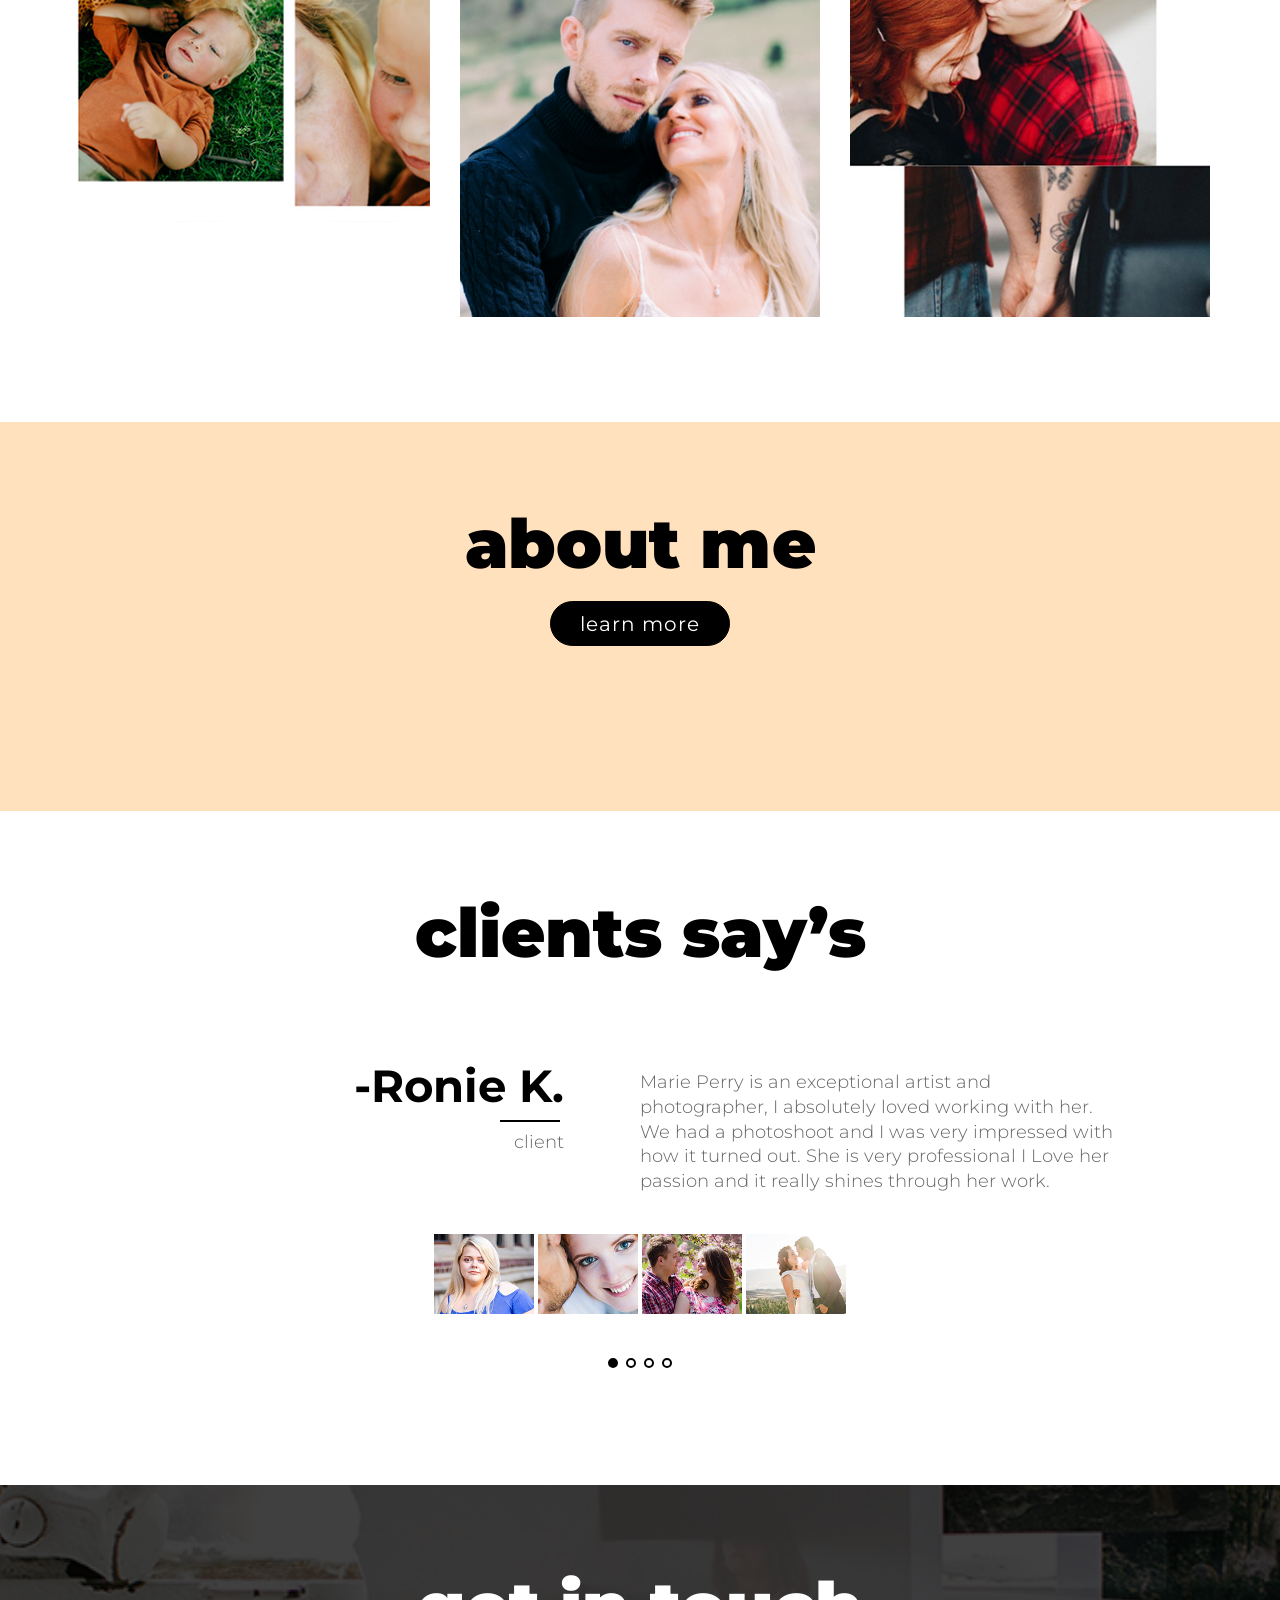
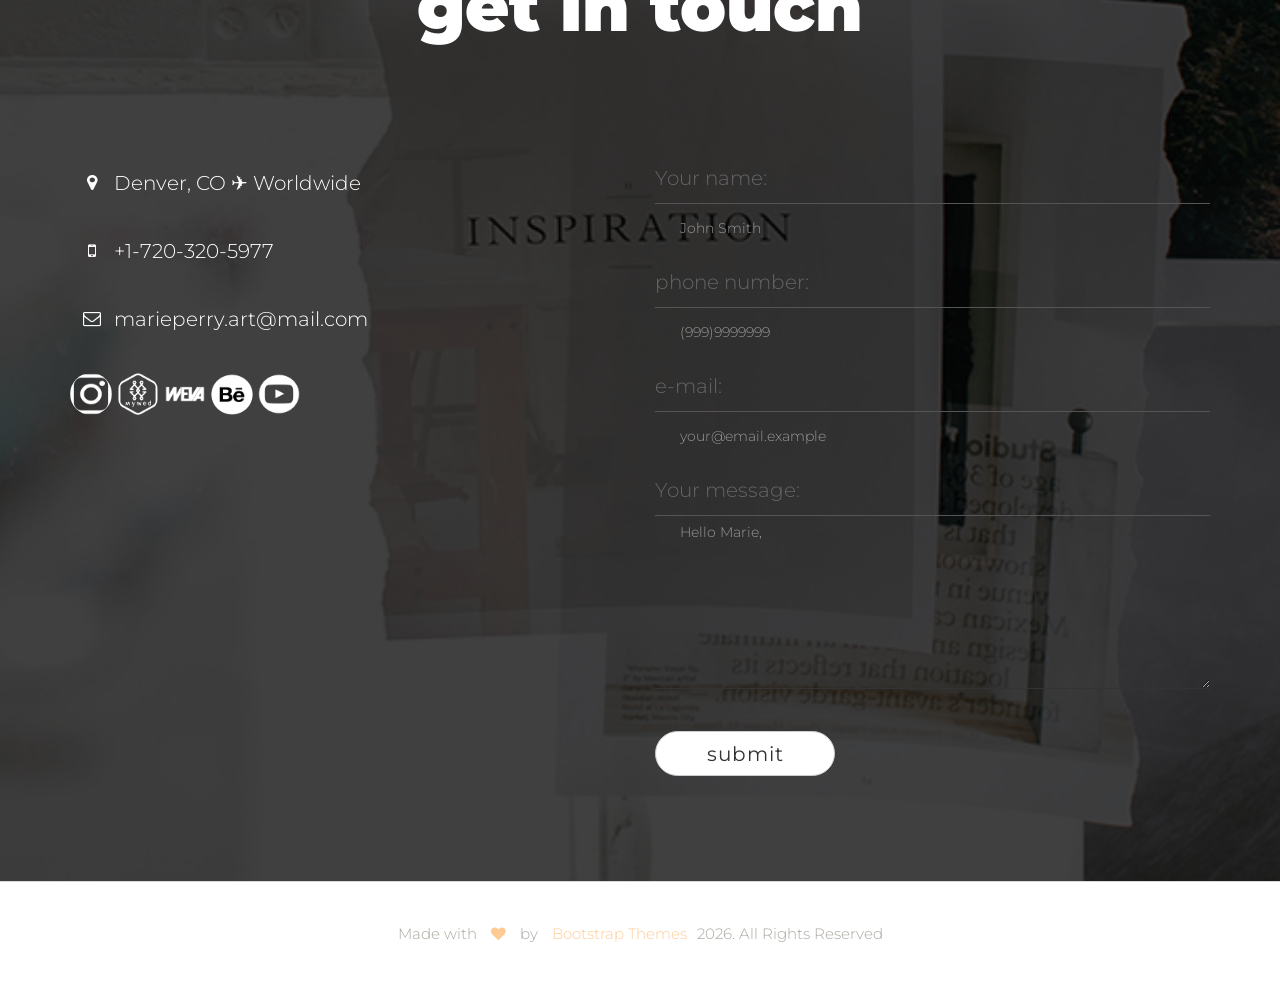
<file: index-2.html>
<!doctype html>
<!--[if lt IE 7]>      <html class="no-js lt-ie9 lt-ie8 lt-ie7" lang=""> <![endif]-->
<!--[if IE 7]>         <html class="no-js lt-ie9 lt-ie8" lang=""> <![endif]-->
<!--[if IE 8]>         <html class="no-js lt-ie9" lang=""> <![endif]-->
<!--[if gt IE 8]><!--> <html class="no-js" lang="en"> <!--<![endif]-->
    
<!-- Mirrored from marieperry.art/index.html by HTTrack Website Copier/3.x [XR&CO'2014], Thu, 20 Mar 2025 23:00:47 GMT -->
<!-- Added by HTTrack --><meta http-equiv="content-type" content="text/html;charset=utf-8" /><!-- /Added by HTTrack -->
<head>
        <meta charset="utf-8">
        <meta http-equiv="X-UA-Compatible" content="IE=edge,chrome=1">
        <title>Welcome to MariePerry.art</title>
        <meta name="description" content="">
        <meta name="viewport" content="width=device-width, initial-scale=1">
        <link rel="apple-touch-icon" href="apple-touch-icon.html">


        <!--Google fonts links-->
        <link href="https://fonts.googleapis.com/css?family=Montserrat:400,700" rel="stylesheet">


        <link rel="stylesheet" href="assets/css/fonticons.css">
        <link rel="stylesheet" href="assets/css/slider-pro.css">
        <!--<link rel="stylesheet" href="assets/css/stylesheet.css">-->
        <link rel="stylesheet" href="assets/css/font-awesome.min.css">
        <link rel="stylesheet" href="assets/css/bootstrap.min.css">


        <!--For Plugins external css-->
        <link rel="stylesheet" href="assets/css/plugins.css" />

        <!--Theme custom css -->
        <link rel="stylesheet" href="assets/css/style.css">

        <!--Theme Responsive css-->
        <link rel="stylesheet" href="assets/css/responsive.css" />

        <script src="assets/js/vendor/modernizr-2.8.3-respond-1.4.2.min.js"></script>
    </head>
    <body data-spy="scroll" data-target=".navbar-collapse">
        <!--[if lt IE 8]>
            <p class="browserupgrade">You are using an <strong>outdated</strong> browser. Please <a href="http://browsehappy.com/">upgrade your browser</a> to improve your experience.</p>
        <![endif]-->
        <div class='preloader'><div class='loaded'>&nbsp;</div></div>
        <header id="main_menu" class="header navbar-fixed-top">            
            <div class="main_menu_bg">
                <div class="container">
                    <div class="row">
                        <div class="nave_menu">
                            <nav class="navbar navbar-default" id="navmenu">
                                <div class="container-fluid">
                                    <!-- Brand and toggle get grouped for better mobile display -->
                                    <div class="navbar-header">
                                        <button type="button" class="navbar-toggle collapsed" data-toggle="collapse" data-target="#bs-example-navbar-collapse-1" aria-expanded="false">
                                            <span class="sr-only">Toggle navigation</span>
                                            <span class="icon-bar"></span>
                                            <span class="icon-bar"></span>
                                            <span class="icon-bar"></span>
                                        </button>
                                        <a class="navbar-brand" href="index-2.html">
                                            <img src="assets/images/logo.png"/>
                                        </a>
                                    </div>

                                    <!-- Collect the nav links, forms, and other content for toggling -->



                                    <div class="collapse navbar-collapse" id="bs-example-navbar-collapse-1">
                                        <ul class="nav navbar-nav navbar-right">
                                            <li><a href="aboutme.html">about me</a></li>
                                            <li class="dropdown"><a href="#" class="dropdown-toggle" data-toggle="dropdown" role="button" aria-haspopup="true">services</a>
                                                <ul class="dropdown-menu">
                                                    <li><a href="photography.html">photography</a></li>
                                                    <li><a href="video.html">video</a></li>
                                                    <li><a href="design.html">design</a></li>
                                                </ul>
                                            </li>
                                            <li class="dropdown"><a href="#" class="dropdown-toggle" data-toggle="dropdown" role="button" aria-haspopup="true">gallaries</a>
                                                <ul class="dropdown-menu">
                                                    <li><a href="photo-gallary.html">photo gallery</a></li>
                                                    <li><a href="video-gallary.html">video gallery</a></li>
                                                    <li><a href="design-gallary.html">design gallery</a></li>
                                                </ul>
                                            </li>
                                            <li><a href="blog.html">blog</a></li>
                                            <li><a href="pay.html">pay</a></li>
                                            <li><a href="contact.html">contact</a></li>
                                        </ul>    
                                    </div>

                                </div>
                            </nav>
                        </div>	
                    </div>

                </div>

            </div>
        </header> <!--End of header -->




        <!-- Home Section -->
        <section id="home" class="home">
            <div class="container">
                <div class="row">
                    <div class="col-sm-12 ">
                        <div class="main_home_slider text-center">


                            <div class="single_home_slider">
                                <div class="home-overlay"></div>
                                <div class="main_home wow fadeInUp" data-wow-duration="700ms"> 

                                    <h2>welcome</h2>
                                    <div class="separator"></div>
                                    <p class="subtitle">Professionals <br />
                                        in the Creative Industries</p>
                                    <div class="home_btn">
                                        <a href="#" class="btn">Learn More</a>
                                    </div>
                                </div>
                            </div><!-- End of single_home_slider -->

                            <div class="single_home_slider">
                                <div class="home-overlay"></div>
                                <div class="main_home wow fadeInUp" data-wow-duration="700ms">
                                    <h2>Marie Perry Art Studio</h2>
                                    <div class="separator"></div>
                                    <p class="subtitle">Professionals <br />
                                        in the Creative Industries</p>
                                    <div class="home_btn">
                                        <a href="#" class="btn">Learn More</a>
                                    </div>
                                </div>
                            </div><!-- End of single_home_slider -->

                            <div class="single_home_slider">
                                <div class="home-overlay"></div>
                                <div class="main_home wow fadeInUp" data-wow-duration="700ms">
                                    <h2>Photo Video and Design</h2>
                                    <div class="separator"></div>
                                    <p class="subtitle">Professionals <br />
                                        in the Creative Industries</p>
                                    <div class="home_btn">
                                        <a href="#" class="btn">Learn More</a>
                                    </div>
                                </div>
                            </div><!-- End of single_home_slider -->

                        </div>
                    </div>
                </div>
            </div>
        </section><!-- End of Home Section -->




        <!-- Service Section -->
        <section id="service" class="service sections lightbg">
            <div class="container">
                <div class="row">
                    <div class="col-sm-12">
                        <div class="head_title text-center">
                            <h1>what do we do?</h1>
                        </div><!-- End of head title -->

                        <div class="main_service_area"> 
                            <div class="single_service_area">
                                <div class="row">
                                    <div class="col-sm-6">
                                        <div class="signle_service_left">
                                            <img src="assets/images/service0.png" alt="" />
                                        </div>
                                    </div>
                                    <div class="col-sm-5 col-sm-push-1">
                                        <div class="single_service">
                                            <h3>professional</h3>
                                            <h2>photography</h2>
                                            <div class="separator2"></div>
                                                <p>
                                                    I take a deep delight in what I do no matter how big or small. My work isn`t limited by a personal portrait or a family photo. I also do photoshoots for the major events such as weddings, corporate gatherings and fashion shows.
                                                    My goal is to make you proud of who you are by capturing the best of moments of your life. 

                                                </p>

                                            <a href="photography.html" class="btn btn-default">learn more</a>
                                        </div>
                                    </div>
                                </div>
                            </div><!-- End of single service area -->

                            <div class="single_service_area  margin-top-80">
                                <div class="row">

                                    <div class="col-sm-6 col-sm-push-6">
                                        <div class="signle_service_left">
                                            <img src="assets/images/service2.png" alt="" />
                                        </div>
                                    </div>

                                    <div class="col-sm-5 col-sm-pull-6">
                                        <div class="single_service">
                                            <h3>captivating</h3>
                                            <h2>videos</h2>
                                            <div class="separator2"></div>
                                            <p>I adore, cinematic and pure romance. With the assistance of the right equipment, technique and decent music, we will preserve the most special moments of your life. Creating the best experience, through capturing every genuine emotion that you have to offer. I promise that you will love the results even twenty years from now.</p>
                                            
                                            <a href="video.html" class="btn btn-default">learn more</a>
                                        </div>
                                    </div>

                                </div>
                            </div><!-- End of single service area -->

                            <div class="single_service_area margin-top-80">
                                <div class="row">
                                    <div class="col-sm-6">
                                        <div class="signle_service_left">
                                            <img src="assets/images/service3.jpg" alt="" />
                                        </div>
                                    </div>
                                    <div class="col-sm-5 col-sm-push-1">
                                        <div class="single_service">
                                            <h3>original</h3>
                                            <h2>design</h2>
                                            <div class="separator2"></div>
                                            <p>Specializing in distinctive logo, brand & website graphic design and solutions for passionate small business.
                                            We help to create a beautifully crafted brand and website that will reflect your personal and professional style. We strongly believe that a proper design will lead your business and your passion to that next level. And it will serve as an effective marketing tool for many years to come.</p>

                                            <a href="design.html" class="btn btn-default">learn more</a>
                                        </div>
                                    </div>
                                </div>
                            </div><!-- End of single service area -->
                        </div>
                    </div><!-- End of col-sm-12 -->
                </div><!-- End of row -->
            </div><!-- End of Container -->
        </section><!-- End of Service Section -->

        <!-- Work Section -->
        <section id="work" class="work sections">
            <div class="container">
                <div class="row">
                    <div class="main_mix_content text-center">
                        <div class="head_title">
                            <h1>latest from the blog</h1>
                        </div><!-- End of head title -->

                        <div id="mixcontent" class="mixcontent text-center">
                            <div class="col-sm-4 col-xs-12">
                                <div class="single_mixi_portfolio">
                                    <img src="assets/images/pf01.png" alt="" />
                                    <div class="single_work_overlay">
                                        <!-- Hover logo -->
                                        <img src="assets/images/logo.png"/>
                                        <!-- End of hover logo -->
                                        <div class="separator"></div>
                                        <p></p>
                                    </div>
                                </div>
                            </div>
                            <div class="col-sm-4 col-xs-12">
                                <div class="single_mixi_portfolio">
                                    <img src="assets/images/pf02.png" alt="" />
                                    <div class="single_work_overlay single_work_overlay2">
                                        <!-- Hover logo -->
                                        <img src="assets/images/logo.png"/>
                                        <!-- End of hover logo -->
                                        <div class="separator"></div>
                                        <p></p>
                                    </div>
                                </div>
                            </div>
                            <div class="col-sm-4 col-xs-12">
                                <div class="single_mixi_portfolio">
                                    <img src="assets/images/pf3.png" alt="" />
                                    <div class="single_work_overlay">
                                        <!-- Hover logo -->
                                        <img src="assets/images/logo.png"/>
                                        <!-- End of hover logo -->
                                        <div class="separator"></div>
                                        <p></p>
                                    </div>
                                </div>
                            </div>
                            <div class="col-sm-4 col-xs-12">
                                <div class="single_mixi_portfolio">
                                    <img src="assets/images/pf4.png" alt="" />
                                    <div class="single_work_overlay single_work_overlay2">
                                        <!-- Hover logo -->
                                        <img src="assets/images/logo.png"/>
                                        <!-- End of hover logo -->
                                        <div class="separator"></div>
                                        <p></p>
                                    </div>
                                </div>
                            </div>

                            <div class="col-sm-4 col-xs-12">
                                <div class="single_mixi_portfolio">
                                    <img src="assets/images/pf6.png" alt="" />
                                    <div class="single_work_overlay single_work_overlay2">
                                        <!-- Hover logo -->
                                        <img src="assets/images/logo.png"/>
                                        <!-- End of hover logo -->
                                        <div class="separator"></div>
                                        <p></p>
                                    </div>
                                </div>
                            </div>

                            <div class="col-sm-4 col-xs-12">
                                <div class="single_mixi_portfolio">
                                    <img src="assets/images/pf5.png" alt="" />
                                    <div class="single_work_overlay">
                                        <!-- Hover logo -->
                                        <img src="assets/images/logo.png"/>
                                        <!-- End of hover logo -->
                                        <div class="separator"></div>
                                        <p></p>
                                    </div>
                                </div>
                            </div>
                        </div>

                        <a href="photo-gallary.html" class="btn">learn more</a>
                    </div>                     
                </div><!-- End of row -->
            </div><!-- End of Contaier -->
        </section><!-- End of portfolio Section -->        



        <!-- Portfolio Section -->
        <section id="team" class="team colorsbg sections">
            
                <div class="row">
                    
                        <div class="head_title text-center">
                             
                           <div><h1>about me</h1></div>
                                
                            <div><a href="aboutme.html" class="btn">learn more</a></div>
                            
                        </div><!-- End of head title -->
                </div>
            
            <!-- End of Contaier -->
    </section><!-- End of portfolio Section --> 



        <!-- Clients Section -->
        <section id="clients" class="clients sections">
            <div class="container">
                <div class="row">
                    <div class="col-sm-12">
                        <div class="main_clients_area text-center">
                            <div class="head_title">
                                <h1>clients say’s</h1>
                            </div><!-- End of head title -->

                            <div id="example3" class="slider-pro">
                                <div class="sp-slides sps_slider">
                                    <div class="sp-slide">
                                        <div class="col-sm-12">
                                            <div class="row">
                                                <div class="col-sm-6 col-xs-6">
                                                    <div class="single_left_text text-right">
                                                        <h4 class="sp-layer" 
                                                            data-horizontal="right" data-vertical="0" data-width="81%"
                                                            data-show-transition="left" data-show-delay="200">
                                                            -Ronie K.
                                                        </h4>

                                                        <div class="separator sp-layer sp-black" data-horizontal="340" data-vertical="70"></div>

                                                        <p class="sp-layer" 
                                                           data-horizontal="right" data-vertical="100" data-width="81%" 
                                                           data-show-transition="left" data-show-delay="400">
                                                            client
                                                        </p>

                                                    </div>
                                                </div><!-- End of col-sm-6 -->
                                                <div class="col-sm-6 col-xs-6">
                                                    <div class="single_right_text text-left">
                                                        <p class="sp-layer right_sp_layer" data-width="100%">Marie Perry is an exceptional artist and photographer, I absolutely loved working with her. We had a photoshoot and I was very impressed with how it turned out. She is very professional I Love her passion and it really shines through her work. 
                                                           
                                                        </p>
                                                    </div>
                                                </div><!-- End of col-sm-6 -->
                                            </div>
                                        </div><!-- End of col-sm-12 -->
                                    </div>
                                    <div class="sp-slide">
                                        <div class="col-sm-12">
                                            <div class="row">
                                                <div class="col-sm-6 col-xs-6">
                                                    <div class="single_left_text text-right">
                                                        <h4 class="sp-layer" 
                                                            data-horizontal="right" data-vertical="0" data-width="81%"
                                                            data-show-transition="left" data-show-delay="200">
                                                            -Katerina A.
                                                        </h4>

                                                        <div class="separator sp-layer sp-black" data-horizontal="340" data-vertical="70"></div>

                                                        <p class="sp-layer" 
                                                           data-horizontal="right" data-vertical="100" data-width="81%" 
                                                           data-show-transition="left" data-show-delay="400">
                                                            client
                                                        </p>

                                                    </div>
                                                </div><!-- End of col-sm-6 -->
                                                <div class="col-sm-6 col-xs-6">
                                                    <div class="single_right_text text-left">
                                                        <p class="sp-layer right_sp_layer" data-width="100%">Marie's inginuity and creative prowess cannot be compared! Her cute deck of pose ideas kept the flow of our session on point and we shared more laughs in an evening than will quickly be forgotten. Thank you, Marie!  </p>
                                                    </div>
                                                </div><!-- End of col-sm-6 -->
                                            </div>
                                        </div><!-- End of col-sm-12 -->
                                    </div>
                                    <div class="sp-slide">
                                        <div class="col-sm-12">
                                            <div class="row">
                                                <div class="col-sm-6 col-xs-6">
                                                    <div class="single_left_text text-right">
                                                        <h4 class="sp-layer" 
                                                            data-horizontal="right" data-vertical="0" data-width="81%"
                                                            data-show-transition="left" data-show-delay="200">
                                                            -Mila. 
                                                        </h4>

                                                        <div class="separator sp-layer sp-black" data-horizontal="340" data-vertical="70"></div>

                                                        <p class="sp-layer" 
                                                           data-horizontal="right" data-vertical="100" data-width="81%" 
                                                           data-show-transition="left" data-show-delay="400">
                                                            client
                                                        </p>

                                                    </div>
                                                </div><!-- End of col-sm-6 -->
                                                <div class="col-sm-6 col-xs-6">
                                                    <div class="single_right_text text-left">
                                                        <p class="sp-layer right_sp_layer" data-width="100%">Mary Perry was such a great company to work with! She was amazing and our pictures turned out gorgeous. I would definitely recommend her to be your photographer for any occasion! </p>
                                                    </div>
                                                </div><!-- End of col-sm-6 -->
                                            </div>
                                        </div><!-- End of col-sm-12 -->
                                    </div>
                                    <div class="sp-slide">
                                        <div class="col-sm-12">
                                            <div class="row">
                                                <div class="col-sm-6 col-xs-6">
                                                    <div class="single_left_text text-right">
                                                        <h4 class="sp-layer" 
                                                            data-horizontal="right" data-vertical="0" data-width="81%"
                                                            data-show-transition="left" data-show-delay="200">
                                                            V.
                                                        </h4>

                                                        <div class="separator sp-layer sp-black" data-horizontal="340" data-vertical="70"></div>

                                                        <p class="sp-layer" 
                                                           data-horizontal="right" data-vertical="100" data-width="81%" 
                                                           data-show-transition="left" data-show-delay="400">
                                                            client
                                                        </p>

                                                    </div>
                                                </div><!-- End of col-sm-6 -->
                                                <div class="col-sm-6 col-xs-6">
                                                    <div class="single_right_text text-left">
                                                        <p class="sp-layer right_sp_layer" data-width="100%">Guysssss! If you are looking for a remarkable photographer genius in Denver you have to check out Marie Perry. She is a magician with a camera. I usually hate taking photos because I feel so awkward, but she advices you the whole way making you laugh and smile the entire time. </p>
                                                    </div>
                                                </div><!-- End of col-sm-6 -->
                                            </div>
                                        </div><!-- End of col-sm-12 -->
                                    </div>
                                </div>

                                <div class="sp-thumbnails">
                                    <img class="sp-thumbnail" src="assets/images/c1.png"/>
                                    <img class="sp-thumbnail" src="assets/images/c2.png"/>
                                    <img class="sp-thumbnail" src="assets/images/c3.png"/>
                                    <img class="sp-thumbnail" src="assets/images/c4.png"/>
                                </div>
                            </div>
                        </div>
                    </div><!-- End of col-sm-12 -->
                </div><!-- End of row -->
            </div><!-- End of Contaier -->
        </section><!-- End of clients Section --> 


        <!-- Contact Section -->
        <section id="contact" class="contact">
            <div class="overlay"></div>
            <div class="container">
                <div class="row">
                    <div class="col-sm-12">
                        <div class="main_contact sections">
                            <div class="head_title text-center whitetext">
                                <h1>get in touch</h1>
                            </div><!-- End of head title -->

                            <div class="row">
                                <div class="contact_contant">
                                    <div class="col-sm-6 col-xs-12">
                                        <div class="single_message_right_info whitetext">
                                            <ul>
                                                <li><i class="fa fa-map-marker"></i> <span>Denver, CO    ✈   Worldwide
                                                    </span></li>

                                                <li><i class="fa fa-mobile-phone"></i> <span>+1-720-320-5977</span></li>

                                                <li><i class="fa fa-envelope-o"></i> <span>marieperry.art@mail.com</span></li>
                                            </ul>

                                            <div class="contact_socail transition">
                                                <!-- <a href=""><i class="fa fa-facebook img-circle"></i></a> -->
                                                <!-- <a href=""><i class="fa fa-twitter img-circle"></i></a> -->
                                                <!-- <a href=""><i class="fa fa-google-plus img-circle"></i></a> -->
                                                <!-- <a href=""><i class="fa fa-pinterest img-circle"></i></a> -->
                                                <!-- <a href=""><i class="fa fa-instagram img-circle"></i></a> -->
                                                <a href="https://www.instagram.com/artmaryperry/"><img class="social-icon" src="instagram2.png" alt="instagram icon" style="width:42px;height:42px;"></a>
                                                
                                                <a href="https://mywed.com/ru/photographer/maryperry/"><img class="social-icon" src="mywed2.png" alt="mywed icon" style="width:42px;height:42px;"></a>
                                                
                                                <a href="https://weva.pro/en/videographer/marieperry"><img class="social-icon" src="wewa2.png" alt="wewa icon" style="width:42px;height:42px;"></a>
                                                
                                                <a href="https://www.behance.net/marieperry"><img class="social-icon" src="behance2.png" alt="behance icon" style="width:42px;height:42px;"></a>
                                                
                                                <a href="https://www.youtube.com/channel/UCv3rNFTF4Hu-p8g6WISTQQg"><img class="social-icon" src="youtube2.png" alt="youtube icon" style="width:42px;height:42px;"></a>
                                                
                                            </div>
                                        </div>
                                    </div><!-- End of col-sm-6 -->

                                    <div class="col-sm-6 col-xs-12">
                                        <div class="single_contant_left margin-top-60">
                                            <form action="mailto:7203205977@txt.att.net" method="post" enctype="text/plain" id="formid">
                                                <!--<div class="col-lg-8 col-md-8 col-sm-10 col-lg-offset-2 col-md-offset-2 col-sm-offset-1">-->

                                                <div class="form-group">
                                                    <label>Your name:</label>
                                                    <input type="text" class="form-control" name="name" placeholder="John Smith" required="yes">
                                                </div>
                                                
                                                <div class="form-group">
                                                    <label> phone number:</label>
                                                    <input type="tel" class="form-control" name="tel" placeholder="(999)9999999" required="yes">
                                                </div>

                                                <div class="form-group">
                                                    <label> e-mail:</label>
                                                    <input type="email" class="form-control" name="email" placeholder="your@email.example" required="yes">
                                                </div>

                                                <div class="form-group">
                                                    <label>Your message:</label>
                                                    <textarea class="form-control" name="message" placeholder="Hello Marie," rows="8"></textarea>
                                                </div>

                                                <div class="">
                                                    <input type="submit" value="submit" class="btn btn-default">
                                                </div>
                                                <!--</div>--> 
                                            </form>
                                        </div>
                                    </div>
                                </div> <!-- End of messsage contant-->
                            </div>
                        </div>
                    </div><!-- End of col-sm-12 -->
                </div><!-- End of row -->
            </div><!-- End of Contaier -->
        </section><!-- End of portfolio Section --> 



        <!-- footer Section -->
        <footer id="footer" class="footer">

            <!-- Quantcast Tag -->
<script type="text/javascript">
    window._qevents = window._qevents || [];
    
    (function() {
    var elem = document.createElement('script');
    elem.src = (document.location.protocol == "https:" ? "https://secure" : "http://edge") + ".quantserve.com/quant.js";
    elem.async = true;
    elem.type = "text/javascript";
    var scpt = document.getElementsByTagName('script')[0];
    scpt.parentNode.insertBefore(elem, scpt);
    })();
    
    window._qevents.push({
    qacct:"p-Kcwc2sJx4yzqJ",
    uid:"__INSERT_EMAIL_HERE__"
    });
    </script>
    
    <noscript>
    <div style="display:none;">
    <img src="../pixel.quantserve.com/pixel/p-Kcwc2sJx4yzqJ.gif" border="0" height="1" width="1" alt="Quantcast"/>
    </div>
    </noscript>
    <!-- End Quantcast tag -->

            <div class="container">
                <div class="main_footer">
                    <div class="row">
                        <div class="col-sm-12">
                            <div class="copyright_text text-center">
                                <p class=" wow fadeInRight" data-wow-duration="1s">Made with <i class="fa fa-heart"></i> by <a target="_blank" href="https://bootstrapthemes.co/">Bootstrap Themes</a><script type="text/javascript">
  document.write(new Date().getFullYear());
</script>. All Rights Reserved</p>
                            </div>
                        </div>
                    </div>
                </div>
            </div><!-- End of container -->
        </footer><!-- End of footer -->



        <!-- START SCROLL TO TOP  -->

        <div class="scrollup">
            <a href="#"><i class="fa fa-chevron-up"></i></a>
        </div>

        <script src="assets/js/vendor/jquery-1.11.2.min.js"></script>
        <script src="assets/js/vendor/bootstrap.min.js"></script>

        <script src="assets/js/jquery.easing.1.3.js"></script>
        <script src="assets/js/masonry/masonry.min.js"></script>
        <script type="text/javascript">
            $('.mixcontent').masonry();
        </script>

        <script src="assets/js/jquery.sliderPro.min.js"></script>
        <script type="text/javascript">
            $(document).ready(function ($) {
                $('#example3').sliderPro({
                    width: 960,
                    height: 200,
                    fade: true,
                    arrows: false,
                    buttons: true,
                    fullScreen: false,
                    shuffle: true,
                    smallSize: 500,
                    mediumSize: 1000,
                    largeSize: 3000,
                    thumbnailArrows: true,
                    autoplay: false,
                    thumbnailsContainerSize: 960

                });
            });
        </script>
        <script src="assets/js/plugins.js"></script>
        <script src="assets/js/main.js"></script>

    </body>

<!-- Mirrored from marieperry.art/index.html by HTTrack Website Copier/3.x [XR&CO'2014], Thu, 20 Mar 2025 23:00:47 GMT -->
</html>
</file>
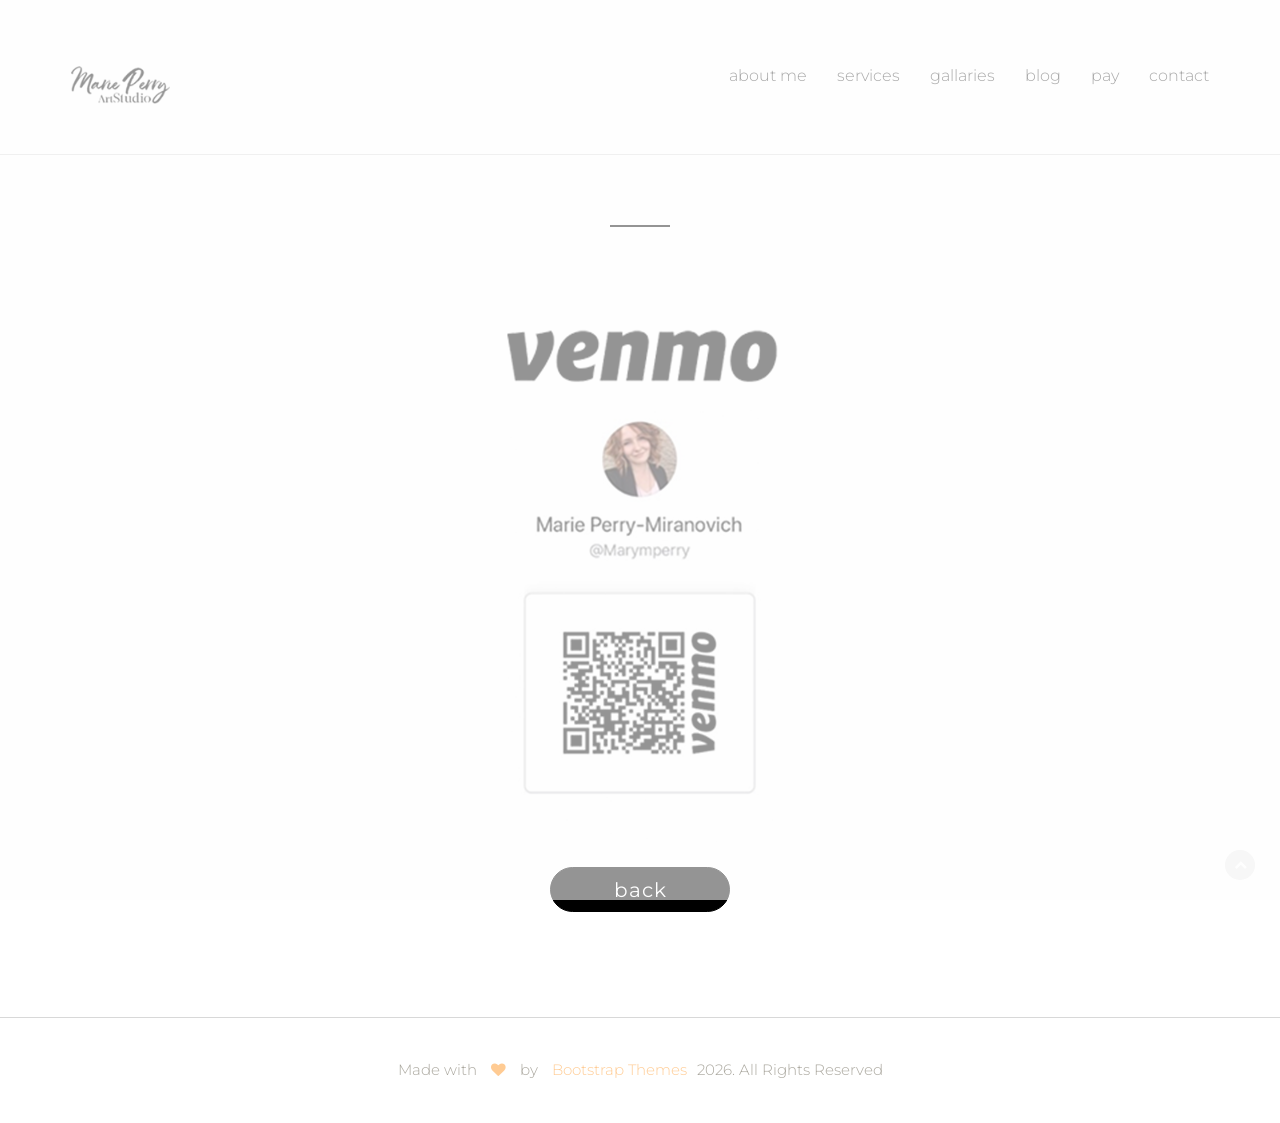
<file: payment1.html>
<!doctype html>
<!--[if lt IE 7]>      <html class="no-js lt-ie9 lt-ie8 lt-ie7" lang=""> <![endif]-->
<!--[if IE 7]>         <html class="no-js lt-ie9 lt-ie8" lang=""> <![endif]-->
<!--[if IE 8]>         <html class="no-js lt-ie9" lang=""> <![endif]-->
<!--[if gt IE 8]><!--> <html class="no-js" lang="en"> <!--<![endif]-->
    
<!-- Mirrored from marieperry.art/payment1.html by HTTrack Website Copier/3.x [XR&CO'2014], Thu, 20 Mar 2025 23:01:03 GMT -->
<!-- Added by HTTrack --><meta http-equiv="content-type" content="text/html;charset=utf-8" /><!-- /Added by HTTrack -->
<head>
        <meta charset="utf-8">
        <meta http-equiv="X-UA-Compatible" content="IE=edge,chrome=1">
        <title>Venmo - MariePerry.art</title>
        <meta name="description" content="">
        <meta name="viewport" content="width=device-width, initial-scale=1">
        <link rel="apple-touch-icon" href="apple-touch-icon.html">


        <!--Google fonts links-->
        <link href="https://fonts.googleapis.com/css?family=Montserrat:400,700" rel="stylesheet">

        <link rel="stylesheet" href="assets/css/fonticons.css">
        <link rel="stylesheet" href="assets/css/slider-pro.css">
        <!--<link rel="stylesheet" href="assets/css/stylesheet.css">-->
        <link rel="stylesheet" href="assets/css/font-awesome.min.css">
        <link rel="stylesheet" href="assets/css/bootstrap.min.css">


        <!--For Plugins external css-->
        <link rel="stylesheet" href="assets/css/plugins.css" />

        <!--Theme custom css -->
        <link rel="stylesheet" href="assets/css/style.css">

        <!--Theme Responsive css-->
        <link rel="stylesheet" href="assets/css/responsive.css" />

        <script src="assets/js/vendor/modernizr-2.8.3-respond-1.4.2.min.js"></script>
    </head>
    <body data-spy="scroll" data-target=".navbar-collapse">
        <!--[if lt IE 8]>
            <p class="browserupgrade">You are using an <strong>outdated</strong> browser. Please <a href="http://browsehappy.com/">upgrade your browser</a> to improve your experience.</p>
        <![endif]-->
        <div class='preloader'><div class='loaded'>&nbsp;</div></div>
        <header id="main_menu" class="header navbar-fixed-top">            
            <div class="main_menu_bg">
                <div class="container">
                    <div class="row">
                        <div class="nave_menu">
                            <nav class="navbar navbar-default" id="navmenu">
                                <div class="container-fluid">
                                    <!-- Brand and toggle get grouped for better mobile display -->
                                    <div class="navbar-header">
                                        <button type="button" class="navbar-toggle collapsed" data-toggle="collapse" data-target="#bs-example-navbar-collapse-1" aria-expanded="false">
                                            <span class="sr-only">Toggle navigation</span>
                                            <span class="icon-bar"></span>
                                            <span class="icon-bar"></span>
                                            <span class="icon-bar"></span>
                                        </button>
                                        <a class="navbar-brand" href="index-2.html">
                                            <img src="assets/images/logo.png"/>
                                        </a>
                                    </div>

                                    <!-- Collect the nav links, forms, and other content for toggling -->



                                    <div class="collapse navbar-collapse" id="bs-example-navbar-collapse-1">
                                        <ul class="nav navbar-nav navbar-right">
                                            <li><a href="aboutme.html">about me</a></li>
                                            <li class="dropdown"><a href="#" class="dropdown-toggle" data-toggle="dropdown" role="button" aria-haspopup="true">services</a>
                                                <ul class="dropdown-menu">
                                                    <li><a href="photography.html">photography</a></li>
                                                    <li><a href="video.html">video</a></li>
                                                    <li><a href="design.html">design</a></li>
                                                </ul>
                                            </li>
                                            <li class="dropdown"><a href="#" class="dropdown-toggle" data-toggle="dropdown" role="button" aria-haspopup="true">gallaries</a>
                                                <ul class="dropdown-menu">
                                                    <li><a href="photo-gallary.html">photo gallery</a></li>
                                                    <li><a href="video-gallary.html">video gallery</a></li>
                                                    <li><a href="design-gallary.html">design gallery</a></li>
                                                </ul>
                                            </li>
                                            <li><a href="blog.html">blog</a></li>
                                            <li><a href="pay.html">pay</a></li>
                                            <li><a href="contact.html">contact</a></li>
                                        </ul>    
                                    </div>

                                </div>
                            </nav>
                        </div>	
                    </div>

                </div>

            </div>
        </header> <!--End of header -->



        <!-- Work Section -->
        <section id="work" class="work sections">
            <div class="container">
                <div class="row">
                    <div class="main_mix_content text-center margin-top-120"><!-- Payment options -->
                        <div class="head_title">
                            <h1></h1>
                            <div class="separator"></div>
                        </div><!-- End of head title -->     
                        
                        <div class="center">
                                            <a href="https://venmo.com/code?user_id=2686051499900928769">
                                            <img src="assets/images/payment1.png" alt="QR code for venmo" />
                                            </a>
                                        </div>
                                    <div class="main_service_area">
                                    <a href="pay.html" class="btn">back</a>
                                </div>
                        </div><!-- Payment options -->
                        
                                         
                </div><!-- End of row -->
            </div><!-- End of Contaier -->
        </section><!-- End of portfolio Section -->   



        <!-- footer Section -->
        <footer id="footer" class="footer">
            <div class="container">
                <div class="main_footer">
                    <div class="row">
                        <div class="col-sm-12">
                            <div class="copyright_text text-center">
                                <p class=" wow fadeInRight" data-wow-duration="1s">Made with <i class="fa fa-heart"></i> by <a target="_blank" href="https://bootstrapthemes.co/">Bootstrap Themes</a><script type="text/javascript">
  document.write(new Date().getFullYear());
</script>. All Rights Reserved</p>
                            </div>
                        </div>
                    </div>
                </div>
            </div><!-- End of container -->
        </footer><!-- End of footer -->



        <!-- START SCROLL TO TOP  -->

        <div class="scrollup">
            <a href="#"><i class="fa fa-chevron-up"></i></a>
        </div>


        <!-- jQuery -->
        <script src="assets/js/vendor/jquery-1.11.2.min.js"></script>

        <!-- jQuery Bootstrap js  -->
        <script src="assets/js/vendor/bootstrap.min.js"></script>

        <!-- jQuery easing js  -->
        <script src="assets/js/jquery.easing.1.3.js"></script>

        <!-- jQuery masonry js  -->
        <script src="assets/js/masonry/masonry.min.js"></script>
        <script type="text/javascript">
            $('.mixcontent').masonry();
        </script>

        <!-- jQuery Mixitup  -->
        <script src="assets/js/jquery.mixitup.min.js"></script>
        <script type="text/javascript">
//            jQuery('#').mixItUp({
//                selectors: {
//                    target: '.tile',
//                    filter: '.filter'
//                },
//                animation: {
//                    animateResizeContainer: false,
//                    effects: 'fade scale'
//                }
//
//            });

            //           $('.mixitupId').mixItUp();
        </script>



        <!-- jQuery plugins  -->
        <script src="assets/js/plugins.js"></script>

        <!-- jQuery Main js  -->
        <script src="assets/js/main.js"></script>

    </body>

<!-- Mirrored from marieperry.art/payment1.html by HTTrack Website Copier/3.x [XR&CO'2014], Thu, 20 Mar 2025 23:01:03 GMT -->
</html>
</file>
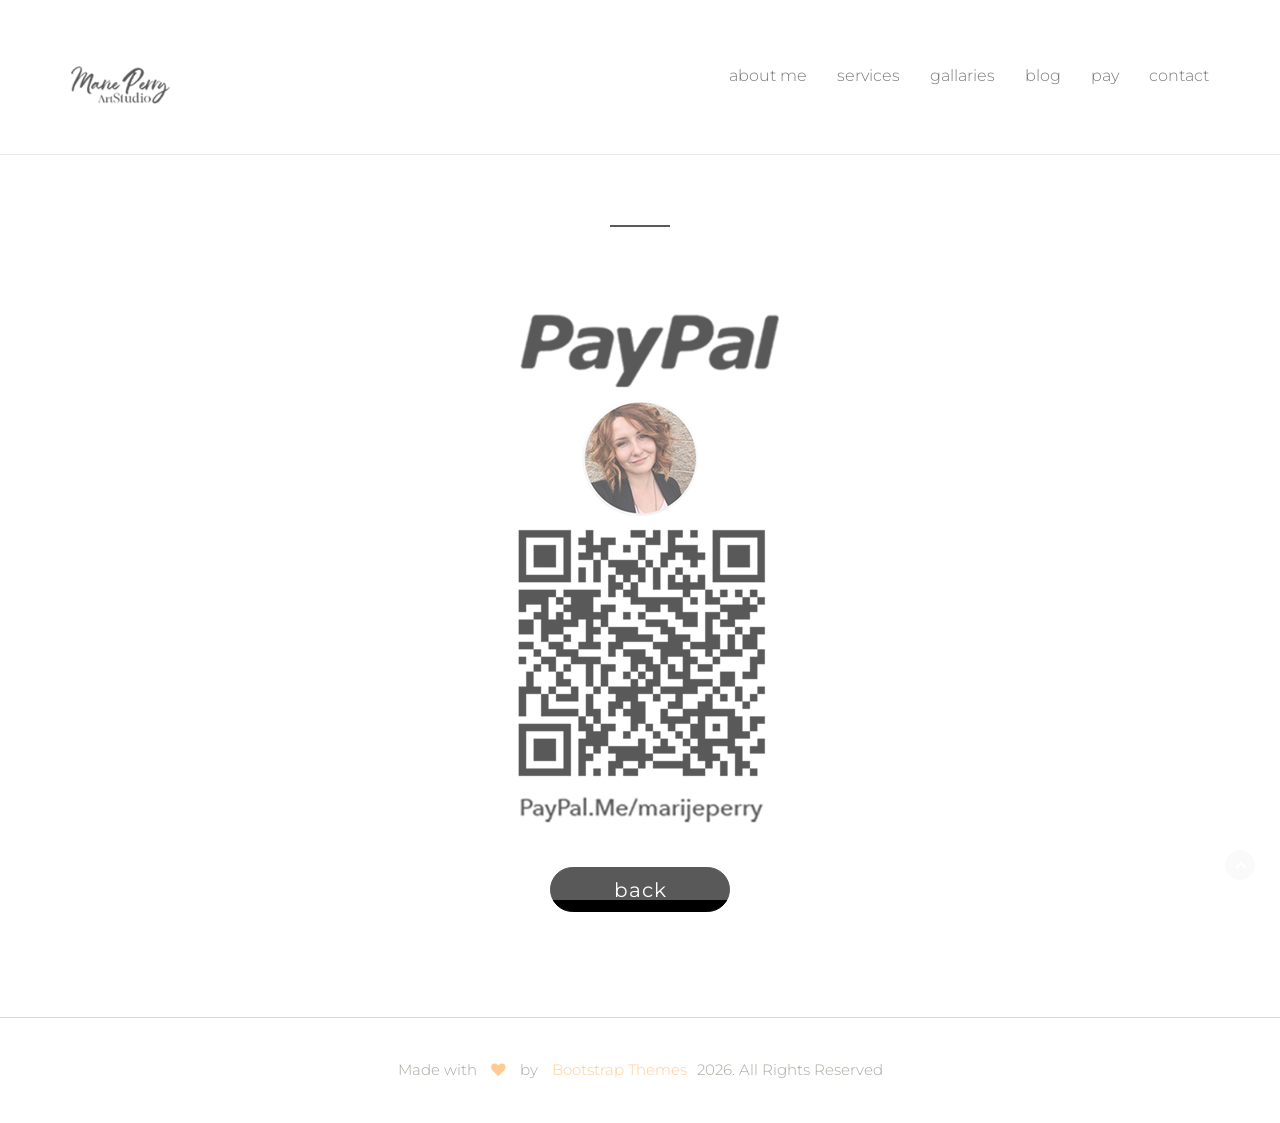
<file: payment2.html>
<!doctype html>
<!--[if lt IE 7]>      <html class="no-js lt-ie9 lt-ie8 lt-ie7" lang=""> <![endif]-->
<!--[if IE 7]>         <html class="no-js lt-ie9 lt-ie8" lang=""> <![endif]-->
<!--[if IE 8]>         <html class="no-js lt-ie9" lang=""> <![endif]-->
<!--[if gt IE 8]><!--> <html class="no-js" lang="en"> <!--<![endif]-->
    
<!-- Mirrored from marieperry.art/payment2.html by HTTrack Website Copier/3.x [XR&CO'2014], Thu, 20 Mar 2025 23:01:04 GMT -->
<!-- Added by HTTrack --><meta http-equiv="content-type" content="text/html;charset=utf-8" /><!-- /Added by HTTrack -->
<head>
        <meta charset="utf-8">
        <meta http-equiv="X-UA-Compatible" content="IE=edge,chrome=1">
        <title>PayPal - MariePerry.art</title>
        <meta name="description" content="">
        <meta name="viewport" content="width=device-width, initial-scale=1">
        <link rel="apple-touch-icon" href="apple-touch-icon.html">


        <!--Google fonts links-->
        <link href="https://fonts.googleapis.com/css?family=Montserrat:400,700" rel="stylesheet">

        <link rel="stylesheet" href="assets/css/fonticons.css">
        <link rel="stylesheet" href="assets/css/slider-pro.css">
        <!--<link rel="stylesheet" href="assets/css/stylesheet.css">-->
        <link rel="stylesheet" href="assets/css/font-awesome.min.css">
        <link rel="stylesheet" href="assets/css/bootstrap.min.css">


        <!--For Plugins external css-->
        <link rel="stylesheet" href="assets/css/plugins.css" />

        <!--Theme custom css -->
        <link rel="stylesheet" href="assets/css/style.css">

        <!--Theme Responsive css-->
        <link rel="stylesheet" href="assets/css/responsive.css" />

        <script src="assets/js/vendor/modernizr-2.8.3-respond-1.4.2.min.js"></script>
    </head>
    <body data-spy="scroll" data-target=".navbar-collapse">
        <!--[if lt IE 8]>
            <p class="browserupgrade">You are using an <strong>outdated</strong> browser. Please <a href="http://browsehappy.com/">upgrade your browser</a> to improve your experience.</p>
        <![endif]-->
        <div class='preloader'><div class='loaded'>&nbsp;</div></div>
        <header id="main_menu" class="header navbar-fixed-top">            
            <div class="main_menu_bg">
                <div class="container">
                    <div class="row">
                        <div class="nave_menu">
                            <nav class="navbar navbar-default" id="navmenu">
                                <div class="container-fluid">
                                    <!-- Brand and toggle get grouped for better mobile display -->
                                    <div class="navbar-header">
                                        <button type="button" class="navbar-toggle collapsed" data-toggle="collapse" data-target="#bs-example-navbar-collapse-1" aria-expanded="false">
                                            <span class="sr-only">Toggle navigation</span>
                                            <span class="icon-bar"></span>
                                            <span class="icon-bar"></span>
                                            <span class="icon-bar"></span>
                                        </button>
                                        <a class="navbar-brand" href="index-2.html">
                                            <img src="assets/images/logo.png"/>
                                        </a>
                                    </div>

                                    <!-- Collect the nav links, forms, and other content for toggling -->



                                    <div class="collapse navbar-collapse" id="bs-example-navbar-collapse-1">
                                        <ul class="nav navbar-nav navbar-right">
                                            <li><a href="aboutme.html">about me</a></li>
                                            <li class="dropdown"><a href="#" class="dropdown-toggle" data-toggle="dropdown" role="button" aria-haspopup="true">services</a>
                                                <ul class="dropdown-menu">
                                                    <li><a href="photography.html">photography</a></li>
                                                    <li><a href="video.html">video</a></li>
                                                    <li><a href="design.html">design</a></li>
                                                </ul>
                                            </li>
                                            <li class="dropdown"><a href="#" class="dropdown-toggle" data-toggle="dropdown" role="button" aria-haspopup="true">gallaries</a>
                                                <ul class="dropdown-menu">
                                                    <li><a href="photo-gallary.html">photo gallery</a></li>
                                                    <li><a href="video-gallary.html">video gallery</a></li>
                                                    <li><a href="design-gallary.html">design gallery</a></li>
                                                </ul>
                                            </li>
                                            <li><a href="blog.html">blog</a></li>
                                            <li><a href="pay.html">pay</a></li>
                                            <li><a href="contact.html">contact</a></li>
                                        </ul>    
                                    </div>

                                </div>
                            </nav>
                        </div>	
                    </div>

                </div>

            </div>
        </header> <!--End of header -->



        <!-- Work Section -->
        <section id="work" class="work sections">
            <div class="container">
                <div class="row">
                    <div class="main_mix_content text-center margin-top-120"><!-- Payment option 2 -->
                        <div class="head_title">
                            <h1></h1>
                            <div class="separator"></div>
                        </div><!-- End of head title --> 
                        
                        <div class="center">
                                            <a href="https://paypal.me/marijeperry">
                                            <img src="assets/images/payment2.png" alt="QR code for paypal" />
                                            </a>
                                        </div>
                                    <div class="main_service_area">
                                    <a href="pay.html" class="btn">back</a>
                                </div>
                        <!-- End of payment option 2 -->
                        
                    </div>                     
                </div><!-- End of row -->
            </div><!-- End of Contaier -->
        </section><!-- End of portfolio Section -->   



        <!-- footer Section -->
        <footer id="footer" class="footer">
            <div class="container">
                <div class="main_footer">
                    <div class="row">
                        <div class="col-sm-12">
                            <div class="copyright_text text-center">
                                <p class=" wow fadeInRight" data-wow-duration="1s">Made with <i class="fa fa-heart"></i> by <a target="_blank" href="https://bootstrapthemes.co/">Bootstrap Themes</a><script type="text/javascript">
  document.write(new Date().getFullYear());
</script>. All Rights Reserved</p>
                            </div>
                        </div>
                    </div>
                </div>
            </div><!-- End of container -->
        </footer><!-- End of footer -->



        <!-- START SCROLL TO TOP  -->

        <div class="scrollup">
            <a href="#"><i class="fa fa-chevron-up"></i></a>
        </div>


        <!-- jQuery -->
        <script src="assets/js/vendor/jquery-1.11.2.min.js"></script>

        <!-- jQuery Bootstrap js  -->
        <script src="assets/js/vendor/bootstrap.min.js"></script>

        <!-- jQuery easing js  -->
        <script src="assets/js/jquery.easing.1.3.js"></script>

        <!-- jQuery masonry js  -->
        <script src="assets/js/masonry/masonry.min.js"></script>
        <script type="text/javascript">
            $('.mixcontent').masonry();
        </script>

        <!-- jQuery Mixitup  -->
        <script src="assets/js/jquery.mixitup.min.js"></script>
        <script type="text/javascript">
//            jQuery('#').mixItUp({
//                selectors: {
//                    target: '.tile',
//                    filter: '.filter'
//                },
//                animation: {
//                    animateResizeContainer: false,
//                    effects: 'fade scale'
//                }
//
//            });

            //           $('.mixitupId').mixItUp();
        </script>



        <!-- jQuery plugins  -->
        <script src="assets/js/plugins.js"></script>

        <!-- jQuery Main js  -->
        <script src="assets/js/main.js"></script>

    </body>

<!-- Mirrored from marieperry.art/payment2.html by HTTrack Website Copier/3.x [XR&CO'2014], Thu, 20 Mar 2025 23:01:04 GMT -->
</html>
</file>
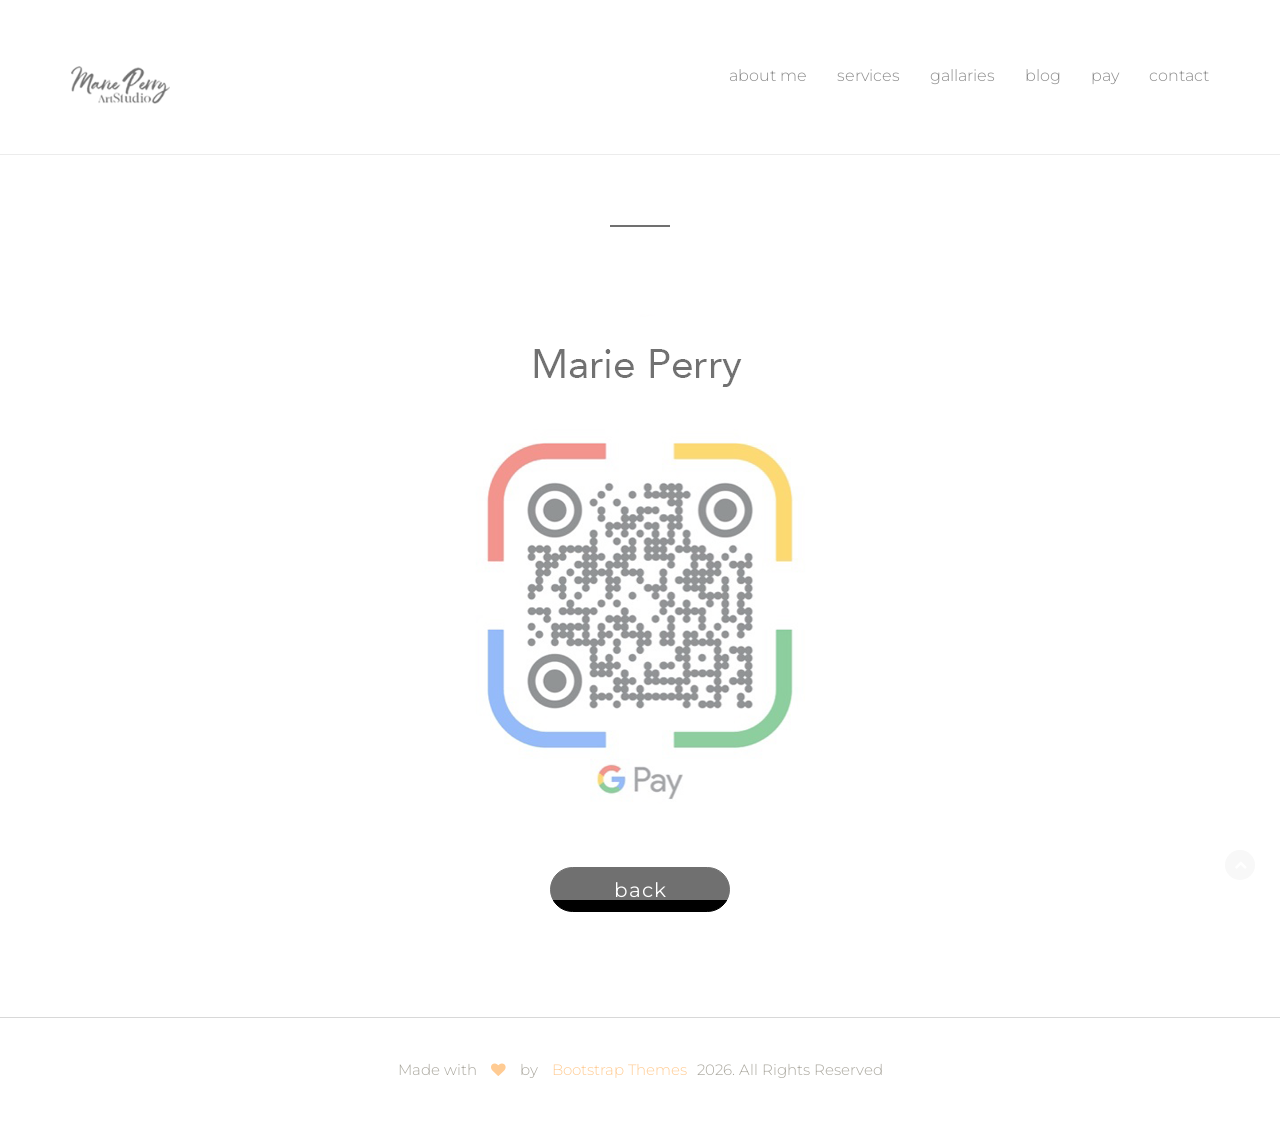
<file: payment3.html>
<!doctype html>
<!--[if lt IE 7]>      <html class="no-js lt-ie9 lt-ie8 lt-ie7" lang=""> <![endif]-->
<!--[if IE 7]>         <html class="no-js lt-ie9 lt-ie8" lang=""> <![endif]-->
<!--[if IE 8]>         <html class="no-js lt-ie9" lang=""> <![endif]-->
<!--[if gt IE 8]><!--> <html class="no-js" lang="en"> <!--<![endif]-->
    
<!-- Mirrored from marieperry.art/payment3.html by HTTrack Website Copier/3.x [XR&CO'2014], Thu, 20 Mar 2025 23:01:04 GMT -->
<!-- Added by HTTrack --><meta http-equiv="content-type" content="text/html;charset=utf-8" /><!-- /Added by HTTrack -->
<head>
        <meta charset="utf-8">
        <meta http-equiv="X-UA-Compatible" content="IE=edge,chrome=1">
        <title>Gpay - MariePerry.art</title>
        <meta name="description" content="">
        <meta name="viewport" content="width=device-width, initial-scale=1">
        <link rel="apple-touch-icon" href="apple-touch-icon.html">


        <!--Google fonts links-->
        <link href="https://fonts.googleapis.com/css?family=Montserrat:400,700" rel="stylesheet">

        <link rel="stylesheet" href="assets/css/fonticons.css">
        <link rel="stylesheet" href="assets/css/slider-pro.css">
        <!--<link rel="stylesheet" href="assets/css/stylesheet.css">-->
        <link rel="stylesheet" href="assets/css/font-awesome.min.css">
        <link rel="stylesheet" href="assets/css/bootstrap.min.css">


        <!--For Plugins external css-->
        <link rel="stylesheet" href="assets/css/plugins.css" />

        <!--Theme custom css -->
        <link rel="stylesheet" href="assets/css/style.css">

        <!--Theme Responsive css-->
        <link rel="stylesheet" href="assets/css/responsive.css" />

        <script src="assets/js/vendor/modernizr-2.8.3-respond-1.4.2.min.js"></script>
    </head>
    <body data-spy="scroll" data-target=".navbar-collapse">
        <!--[if lt IE 8]>
            <p class="browserupgrade">You are using an <strong>outdated</strong> browser. Please <a href="http://browsehappy.com/">upgrade your browser</a> to improve your experience.</p>
        <![endif]-->
        <div class='preloader'><div class='loaded'>&nbsp;</div></div>
        <header id="main_menu" class="header navbar-fixed-top">            
            <div class="main_menu_bg">
                <div class="container">
                    <div class="row">
                        <div class="nave_menu">
                            <nav class="navbar navbar-default" id="navmenu">
                                <div class="container-fluid">
                                    <!-- Brand and toggle get grouped for better mobile display -->
                                    <div class="navbar-header">
                                        <button type="button" class="navbar-toggle collapsed" data-toggle="collapse" data-target="#bs-example-navbar-collapse-1" aria-expanded="false">
                                            <span class="sr-only">Toggle navigation</span>
                                            <span class="icon-bar"></span>
                                            <span class="icon-bar"></span>
                                            <span class="icon-bar"></span>
                                        </button>
                                        <a class="navbar-brand" href="index-2.html">
                                            <img src="assets/images/logo.png"/>
                                        </a>
                                    </div>

                                    <!-- Collect the nav links, forms, and other content for toggling -->



                                    <div class="collapse navbar-collapse" id="bs-example-navbar-collapse-1">
                                        <ul class="nav navbar-nav navbar-right">
                                            <li><a href="aboutme.html">about me</a></li>
                                            <li class="dropdown"><a href="#" class="dropdown-toggle" data-toggle="dropdown" role="button" aria-haspopup="true">services</a>
                                                <ul class="dropdown-menu">
                                                    <li><a href="photography.html">photography</a></li>
                                                    <li><a href="video.html">video</a></li>
                                                    <li><a href="design.html">design</a></li>
                                                </ul>
                                            </li>
                                            <li class="dropdown"><a href="#" class="dropdown-toggle" data-toggle="dropdown" role="button" aria-haspopup="true">gallaries</a>
                                                <ul class="dropdown-menu">
                                                    <li><a href="photo-gallary.html">photo gallery</a></li>
                                                    <li><a href="video-gallary.html">video gallery</a></li>
                                                    <li><a href="design-gallary.html">design gallery</a></li>
                                                </ul>
                                            </li>
                                            <li><a href="blog.html">blog</a></li>
                                            <li><a href="pay.html">pay</a></li>
                                            <li><a href="contact.html">contact</a></li>
                                        </ul>    
                                    </div>

                                </div>
                            </nav>
                        </div>	
                    </div>

                </div>

            </div>
        </header> <!--End of header -->



        <!-- Work Section -->
        <section id="work" class="work sections">
            <div class="container">
                <div class="row">
                    <div class="main_mix_content text-center margin-top-120"><!-- Payment option 2 -->
                        <div class="head_title">
                            <h1></h1>
                            <div class="separator"></div>
                        </div><!-- End of head title --> 
                        
                        <div class="center">
                                            <a href="https://pay.google.com/">
                                            <img src="assets/images/payment3.png" alt="QR code for Gpay" />
                                            </a>
                                        </div>
                                    <div class="main_service_area">
                                    <a href="pay.html" class="btn">back</a>
                                </div>
                        <!-- End of payment option 2 -->
                        
                    </div>                     
                </div><!-- End of row -->
            </div><!-- End of Contaier -->
        </section><!-- End of portfolio Section -->   



        <!-- footer Section -->
        <footer id="footer" class="footer">
            <div class="container">
                <div class="main_footer">
                    <div class="row">
                        <div class="col-sm-12">
                            <div class="copyright_text text-center">
                                <p class=" wow fadeInRight" data-wow-duration="1s">Made with <i class="fa fa-heart"></i> by <a target="_blank" href="https://bootstrapthemes.co/">Bootstrap Themes</a><script type="text/javascript">
  document.write(new Date().getFullYear());
</script>. All Rights Reserved</p>
                            </div>
                        </div>
                    </div>
                </div>
            </div><!-- End of container -->
        </footer><!-- End of footer -->



        <!-- START SCROLL TO TOP  -->

        <div class="scrollup">
            <a href="#"><i class="fa fa-chevron-up"></i></a>
        </div>


        <!-- jQuery -->
        <script src="assets/js/vendor/jquery-1.11.2.min.js"></script>

        <!-- jQuery Bootstrap js  -->
        <script src="assets/js/vendor/bootstrap.min.js"></script>

        <!-- jQuery easing js  -->
        <script src="assets/js/jquery.easing.1.3.js"></script>

        <!-- jQuery masonry js  -->
        <script src="assets/js/masonry/masonry.min.js"></script>
        <script type="text/javascript">
            $('.mixcontent').masonry();
        </script>

        <!-- jQuery Mixitup  -->
        <script src="assets/js/jquery.mixitup.min.js"></script>
        <script type="text/javascript">
//            jQuery('#').mixItUp({
//                selectors: {
//                    target: '.tile',
//                    filter: '.filter'
//                },
//                animation: {
//                    animateResizeContainer: false,
//                    effects: 'fade scale'
//                }
//
//            });

            //           $('.mixitupId').mixItUp();
        </script>



        <!-- jQuery plugins  -->
        <script src="assets/js/plugins.js"></script>

        <!-- jQuery Main js  -->
        <script src="assets/js/main.js"></script>

    </body>

<!-- Mirrored from marieperry.art/payment3.html by HTTrack Website Copier/3.x [XR&CO'2014], Thu, 20 Mar 2025 23:01:04 GMT -->
</html>
</file>
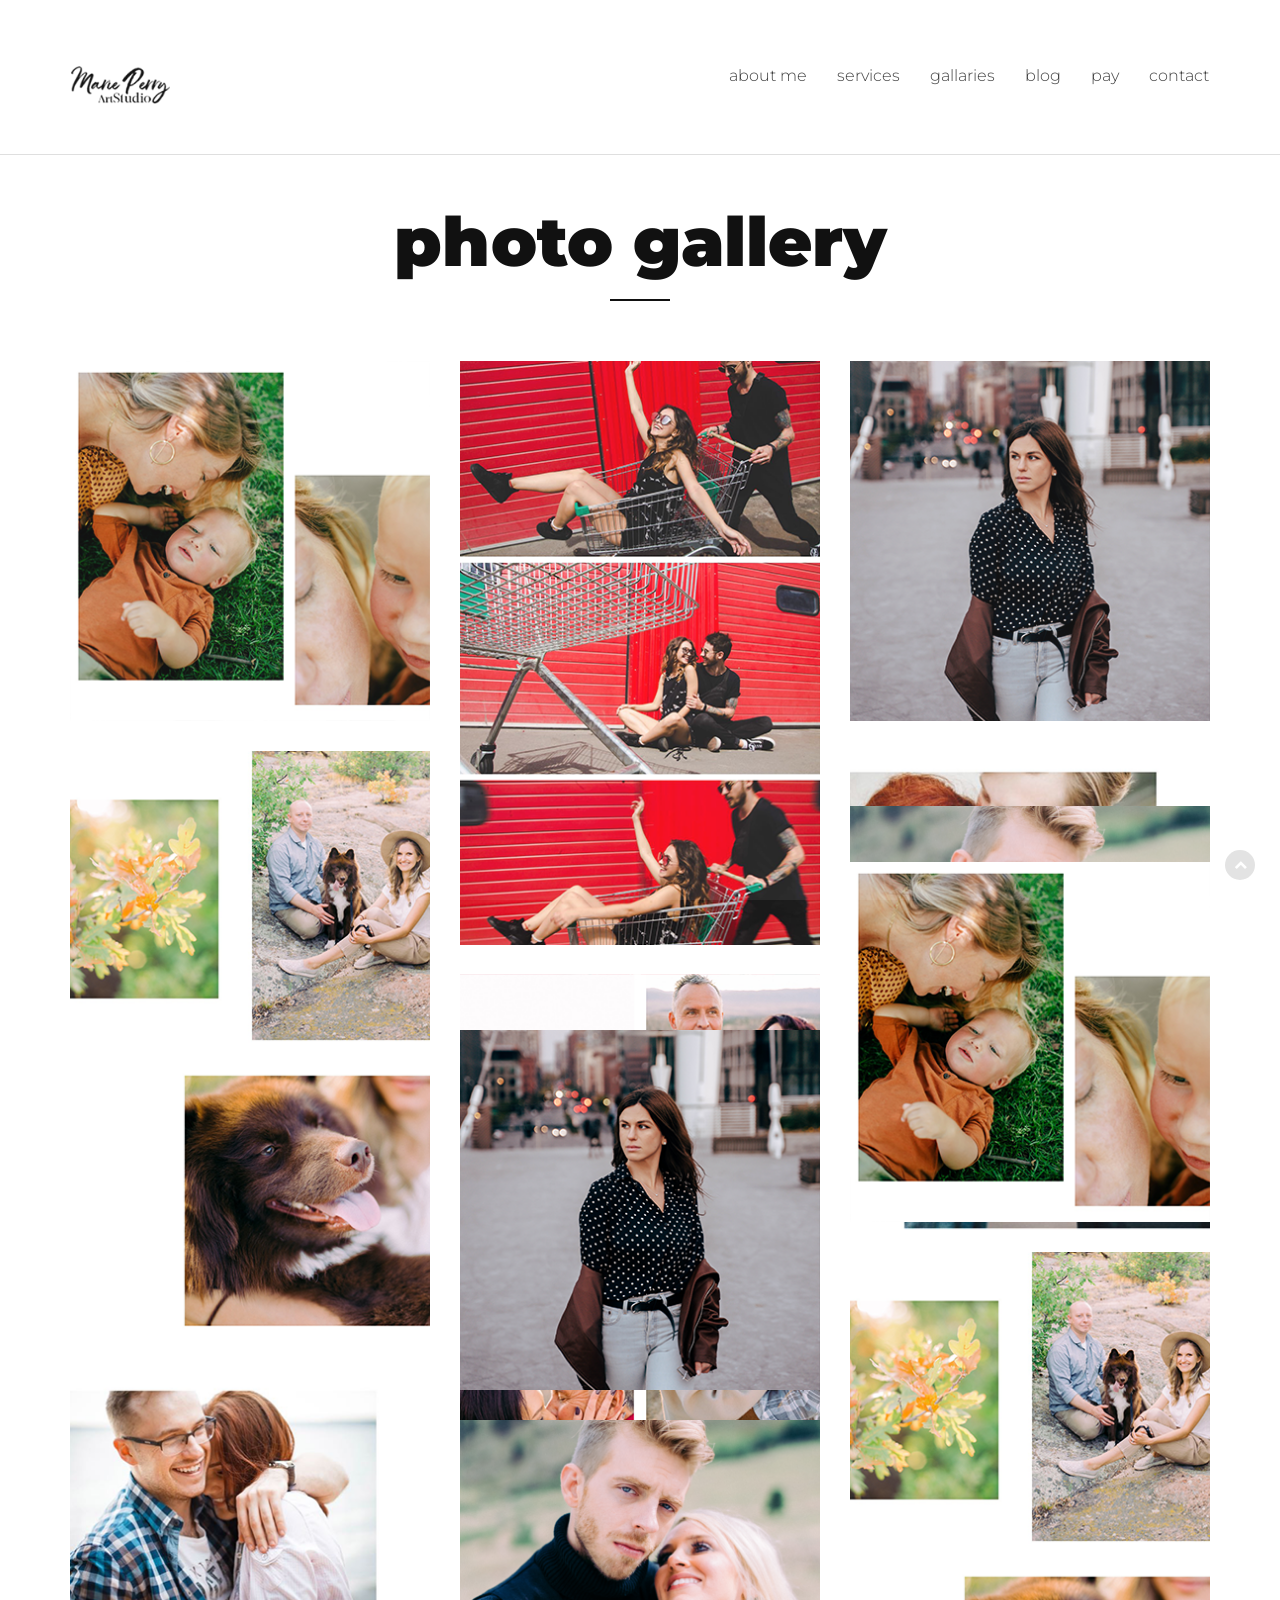
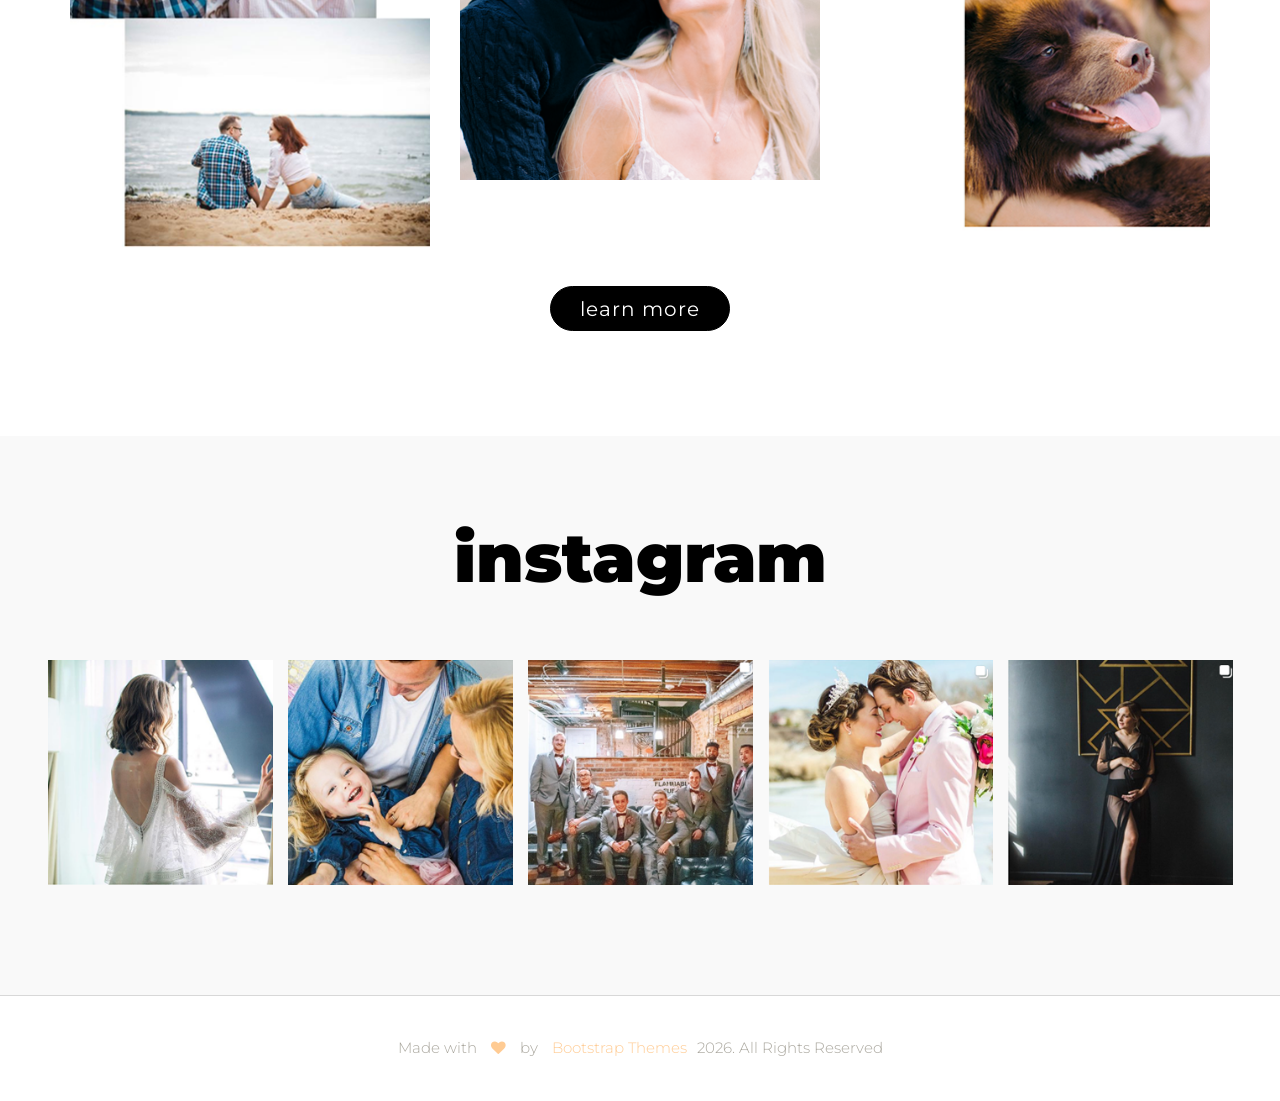
<file: photo-gallary.html>
<!doctype html>
<!--[if lt IE 7]>      <html class="no-js lt-ie9 lt-ie8 lt-ie7" lang=""> <![endif]-->
<!--[if IE 7]>         <html class="no-js lt-ie9 lt-ie8" lang=""> <![endif]-->
<!--[if IE 8]>         <html class="no-js lt-ie9" lang=""> <![endif]-->
<!--[if gt IE 8]><!--> <html class="no-js" lang="en"> <!--<![endif]-->
    
<!-- Mirrored from marieperry.art/photo-gallary.html by HTTrack Website Copier/3.x [XR&CO'2014], Thu, 20 Mar 2025 23:00:57 GMT -->
<!-- Added by HTTrack --><meta http-equiv="content-type" content="text/html;charset=utf-8" /><!-- /Added by HTTrack -->
<head>
        <meta charset="utf-8">
        <meta http-equiv="X-UA-Compatible" content="IE=edge,chrome=1">
        <title>Photo Gallery - MariePerry.art</title>
        <meta name="description" content="">
        <meta name="viewport" content="width=device-width, initial-scale=1">
        <link rel="apple-touch-icon" href="apple-touch-icon.html">


        <!--Google fonts links-->
        <link href="https://fonts.googleapis.com/css?family=Montserrat:400,700" rel="stylesheet">

        <link rel="stylesheet" href="assets/css/fonticons.css">
        <link rel="stylesheet" href="assets/css/slider-pro.css">
        <!--<link rel="stylesheet" href="assets/css/stylesheet.css">-->
        <link rel="stylesheet" href="assets/css/font-awesome.min.css">
        <link rel="stylesheet" href="assets/css/bootstrap.min.css">


        <!--For Plugins external css-->
        <link rel="stylesheet" href="assets/css/plugins.css" />

        <!--Theme custom css -->
        <link rel="stylesheet" href="assets/css/style.css">

        <!--Theme Responsive css-->
        <link rel="stylesheet" href="assets/css/responsive.css" />

        <script src="assets/js/vendor/modernizr-2.8.3-respond-1.4.2.min.js"></script>
    </head>
    <body data-spy="scroll" data-target=".navbar-collapse">
        <!--[if lt IE 8]>
            <p class="browserupgrade">You are using an <strong>outdated</strong> browser. Please <a href="http://browsehappy.com/">upgrade your browser</a> to improve your experience.</p>
        <![endif]-->
        <div class='preloader'><div class='loaded'>&nbsp;</div></div>
        <header id="main_menu" class="header navbar-fixed-top">            
            <div class="main_menu_bg">
                <div class="container">
                    <div class="row">
                        <div class="nave_menu">
                            <nav class="navbar navbar-default" id="navmenu">
                                <div class="container-fluid">
                                    <!-- Brand and toggle get grouped for better mobile display -->
                                    <div class="navbar-header">
                                        <button type="button" class="navbar-toggle collapsed" data-toggle="collapse" data-target="#bs-example-navbar-collapse-1" aria-expanded="false">
                                            <span class="sr-only">Toggle navigation</span>
                                            <span class="icon-bar"></span>
                                            <span class="icon-bar"></span>
                                            <span class="icon-bar"></span>
                                        </button>
                                        <a class="navbar-brand" href="index-2.html">
                                            <img src="assets/images/logo.png"/>
                                        </a>
                                    </div>

                                    <!-- Collect the nav links, forms, and other content for toggling -->



                                    <div class="collapse navbar-collapse" id="bs-example-navbar-collapse-1">
                                        <ul class="nav navbar-nav navbar-right">
                                            <li><a href="aboutme.html">about me</a></li>
                                            <li class="dropdown"><a href="#" class="dropdown-toggle" data-toggle="dropdown" role="button" aria-haspopup="true">services</a>
                                                <ul class="dropdown-menu">
                                                    <li><a href="photography.html">photography</a></li>
                                                    <li><a href="video.html">video</a></li>
                                                    <li><a href="design.html">design</a></li>
                                                </ul>
                                            </li>
                                            <li class="dropdown"><a href="#" class="dropdown-toggle" data-toggle="dropdown" role="button" aria-haspopup="true">gallaries</a>
                                                <ul class="dropdown-menu">
                                                    <li><a href="photo-gallary.html">photo gallery</a></li>
                                                    <li><a href="video-gallary.html">video gallery</a></li>
                                                    <li><a href="design-gallary.html">design gallery</a></li>
                                                </ul>
                                            </li>
                                            <li><a href="blog.html">blog</a></li>
                                            <li><a href="pay.html">pay</a></li>
                                            <li><a href="contact.html">contact</a></li>
                                        </ul>    
                                    </div>

                                </div>
                            </nav>
                        </div>	
                    </div>

                </div>

            </div>
        </header> <!--End of header -->



        <!-- Work Section -->
        <section id="work" class="work sections">
            <div class="container">
                <div class="row">
                    <div class="main_mix_content text-center margin-top-120">
                        <div class="head_title">
                            <h1>photo gallery</h1>
                            <div class="separator"></div>
                        </div><!-- End of head title -->


                        <div id="mixcontent" class="mixcontent text-center"><!-- Content area -->
                            
                            <div class="col-sm-4 col-xs-12 mix category-1">
                                <div class="single_mixi_portfolio">
                                    <img src="assets/images/pf01.png" alt="" />
                                    <div class="single_work_overlay">
                                        <!-- Hover logo -->
                                        <img src="assets/images/logo.png"/>
                                        <!-- End of hover logo -->
                                        <div class="separator"></div>
                                        <p></p>
                                    </div>
                                </div>
                            </div><!-- End of image area ONE-->
                            
                            <div class="col-sm-4 col-xs-12 mix category-1">
                                <div class="single_mixi_portfolio">
                                    <img src="assets/images/pf02.png" alt="" />
                                    <div class="single_work_overlay single_work_overlay2">
                                        <!-- Hover logo -->
                                        <img src="assets/images/logo.png"/>
                                        <!-- End of hover logo -->
                                        <div class="separator"></div>
                                        <p></p>
                                    </div>
                                </div>
                            </div><!-- End of image area TWO-->
                            
                            <div class="col-sm-4 col-xs-12 mix category-1">
                                <div class="single_mixi_portfolio">
                                    <img src="assets/images/pf3.png" alt="" />
                                    <div class="single_work_overlay">
                                        <!-- Hover logo -->
                                        <img src="assets/images/logo.png"/>
                                        <!-- End of hover logo -->
                                        <div class="separator"></div>
                                        <p></p>
                                    </div>
                                </div>
                            </div><!-- End of image area THREE-->
                            
                            <div class="col-sm-4 col-xs-12 mix category-1">
                                <div class="single_mixi_portfolio">
                                    <img src="assets/images/pf4.png" alt="" />
                                    <div class="single_work_overlay single_work_overlay2">
                                        <!-- Hover logo -->
                                        <img src="assets/images/logo.png"/>
                                        <!-- End of hover logo -->
                                        <div class="separator"></div>
                                        <p></p>
                                    </div>
                                </div>
                            </div><!-- End of image area FOUR-->

                            <div class="col-sm-4 col-xs-12 mix category-1">
                                <div class="single_mixi_portfolio">
                                    <img src="assets/images/pf6.png" alt="" />
                                    <div class="single_work_overlay single_work_overlay2">
                                        <!-- Hover logo -->
                                        <img src="assets/images/logo.png"/>
                                        <!-- End of hover logo -->
                                        <div class="separator"></div>
                                        <p></p>
                                    </div>
                                </div>
                            </div><!-- End of image area FIVE-->

                            <div class="col-sm-4 col-xs-12 mix category-1">
                                <div class="single_mixi_portfolio">
                                    <img src="assets/images/pf5.png" alt="" />
                                    <div class="single_work_overlay">
                                        <!-- Hover logo -->
                                        <img src="assets/images/logo.png"/>
                                        <!-- End of hover logo -->
                                        <div class="separator"></div>
                                        <p></p>
                                    </div>
                                </div>
                            </div><!-- End of image area SIX-->
                            
                            <div class="col-sm-4 col-xs-12 mix category-2">
                                <div class="single_mixi_portfolio">
                                    <img src="assets/images/pf01.png" alt="" />
                                    <div class="single_work_overlay">
                                        <!-- Hover logo -->
                                        <img src="assets/images/logo.png"/>
                                        <!-- End of hover logo -->
                                        <div class="separator"></div>
                                        <p></p>
                                    </div>
                                </div>
                            </div><!-- End of image area SEVEN-->
                            
                            <div class="col-sm-4 col-xs-12 mix category-2">
                                <div class="single_mixi_portfolio">
                                    <img src="assets/images/pf03.png" alt="" />
                                    <div class="single_work_overlay single_work_overlay2">
                                        <!-- Hover logo -->
                                        <img src="assets/images/logo.png"/>
                                        <!-- End of hover logo -->
                                        <div class="separator"></div>
                                        <p></p>
                                    </div>
                                </div>
                            </div><!-- End of image area EIGHT-->
                            
                            <div class="col-sm-4 col-xs-12 mix category-2">
                                <div class="single_mixi_portfolio">
                                    <img src="assets/images/pf3.png" alt="" />
                                    <div class="single_work_overlay">
                                        <!-- Hover logo -->
                                        <img src="assets/images/logo.png"/>
                                        <!-- End of hover logo -->
                                        <div class="separator"></div>
                                        <p></p>
                                    </div>
                                </div>
                            </div><!-- End of image area NINE-->
                            
                            <div class="col-sm-4 col-xs-12 mix category-2">
                                <div class="single_mixi_portfolio">
                                    <img src="assets/images/pf4.png" alt="" />
                                    <div class="single_work_overlay single_work_overlay2">
                                        <!-- Hover logo -->
                                        <img src="assets/images/logo.png"/>
                                        <!-- End of hover logo -->
                                        <div class="separator"></div>
                                        <p></p>
                                    </div>
                                </div>
                            </div><!-- End of image area TEN-->
                            
                            <div class="col-sm-4 col-xs-12 mix category-2">
                                <div class="single_mixi_portfolio">
                                    <img src="assets/images/pf7.png" alt="" />
                                    <div class="single_work_overlay single_work_overlay2">
                                        <!-- Hover logo -->
                                        <img src="assets/images/logo.png"/>
                                        <!-- End of hover logo -->
                                        <div class="separator"></div>
                                        <p></p>
                                    </div>
                                </div>
                            </div><!-- End of image area ELEVEN-->
                            
                            <div class="col-sm-4 col-xs-12 mix category-2">
                                <div class="single_mixi_portfolio">
                                    <img src="assets/images/pf5.png" alt="" />
                                    <div class="single_work_overlay">
                                        <!-- Hover logo -->
                                        <img src="assets/images/logo.png"/>
                                        <!-- End of hover logo -->
                                        <div class="separator"></div>
                                        <p></p>
                                    </div>
                                </div>
                            </div><!-- End of image area 12-->

                        </div>

                        <a href="photography.html" class="btn">learn more</a>
                    </div>                     
                </div><!-- End of row -->
            </div><!-- End of Contaier -->
        </section><!-- End of portfolio Section -->   


        
        <!-- Instagram Section -->
        <section id="instagrams" class="service sections lightbg">
            <div class="container-fluid">
                <div class="row">
                    <div class="col-sm-12">
                        <div class="main_instagrams_area text-center">
                            <div class="head_title">
                                <h1>instagram</h1>
                            </div><!-- End of head title -->

                            <div class="instagram-thumbnails">
                                <a href="https://www.instagram.com/artmaryperry/">
                                <img src="assets/images/insta2.png" alt="istagram image 1" />
                                </a><!-- End of insta image ONE -->
                                
                                <a href="https://www.instagram.com/artmaryperry/">
                                <img src="assets/images/insta3.png" alt="istagram image 1" />
                                </a><!-- End of insta image TWO -->
                                
                                <a href="https://www.instagram.com/artmaryperry/">
                                <img src="assets/images/insta4.png" alt="istagram image 1" />
                                </a><!-- End of insta image THREE -->
                                
                                <a href="https://www.instagram.com/artmaryperry/">
                                <img src="assets/images/insta5.png" alt="istagram image 1" />
                                </a><!-- End of insta image FOUR -->
                                
                                <a href="https://www.instagram.com/artmaryperry/">
                                <img src="assets/images/insta6.png" alt="istagram image 1" />
                                </a><!-- End of insta image FIVE -->
                                
                                <!-- <img class="instagram-thumbnail img-responsive" src="assets/images/insta2.png"/>
                                <img class="instagram-thumbnail img-responsive" src="assets/images/insta3.png"/>
                                <img class="instagram-thumbnail img-responsive" src="assets/images/insta4.png"/>
                                <img class="instagram-thumbnail img-responsive" src="assets/images/insta5.png"/>
                                <img class="instagram-thumbnail img-responsive" src="assets/images/insta6.png"/>-->
                            </div>
                        </div>
                    </div><!-- End of col-sm-12 -->
                </div><!-- End of row -->
            </div><!-- End of Container -->
        </section><!-- End of Instagram Section -->
        

        <!-- footer Section -->
        <footer id="footer" class="footer">
            <div class="container">
                <div class="main_footer">
                    <div class="row">
                        <div class="col-sm-12">
                            <div class="copyright_text text-center">
                                <p class=" wow fadeInRight" data-wow-duration="1s">Made with <i class="fa fa-heart"></i> by <a target="_blank" href="https://bootstrapthemes.co/">Bootstrap Themes</a><script type="text/javascript">
  document.write(new Date().getFullYear());
</script>. All Rights Reserved</p>
                            </div>
                        </div>
                    </div>
                </div>
            </div><!-- End of container -->
        </footer><!-- End of footer -->



        <!-- START SCROLL TO TOP  -->

        <div class="scrollup">
            <a href="#"><i class="fa fa-chevron-up"></i></a>
        </div>


        <!-- jQuery -->
        <script src="assets/js/vendor/jquery-1.11.2.min.js"></script>

        <!-- jQuery Bootstrap js  -->
        <script src="assets/js/vendor/bootstrap.min.js"></script>

        <!-- jQuery easing js  -->
        <script src="assets/js/jquery.easing.1.3.js"></script>

        <!-- jQuery masonry js  -->
        <script src="assets/js/masonry/masonry.min.js"></script>
        <script type="text/javascript">
            $('.mixcontent').masonry();
        </script>

        <!-- jQuery Mixitup  -->
        <script src="assets/js/jquery.mixitup.min.js"></script>
        <script type="text/javascript">
//            jQuery('#').mixItUp({
//                selectors: {
//                    target: '.tile',
//                    filter: '.filter'
//                },
//                animation: {
//                    animateResizeContainer: false,
//                    effects: 'fade scale'
//                }
//
//            });

            //           $('.mixitupId').mixItUp();
        </script>



        <!-- jQuery plugins  -->
        <script src="assets/js/plugins.js"></script>

        <!-- jQuery Main js  -->
        <script src="assets/js/main.js"></script>

    </body>

<!-- Mirrored from marieperry.art/photo-gallary.html by HTTrack Website Copier/3.x [XR&CO'2014], Thu, 20 Mar 2025 23:00:57 GMT -->
</html>
</file>
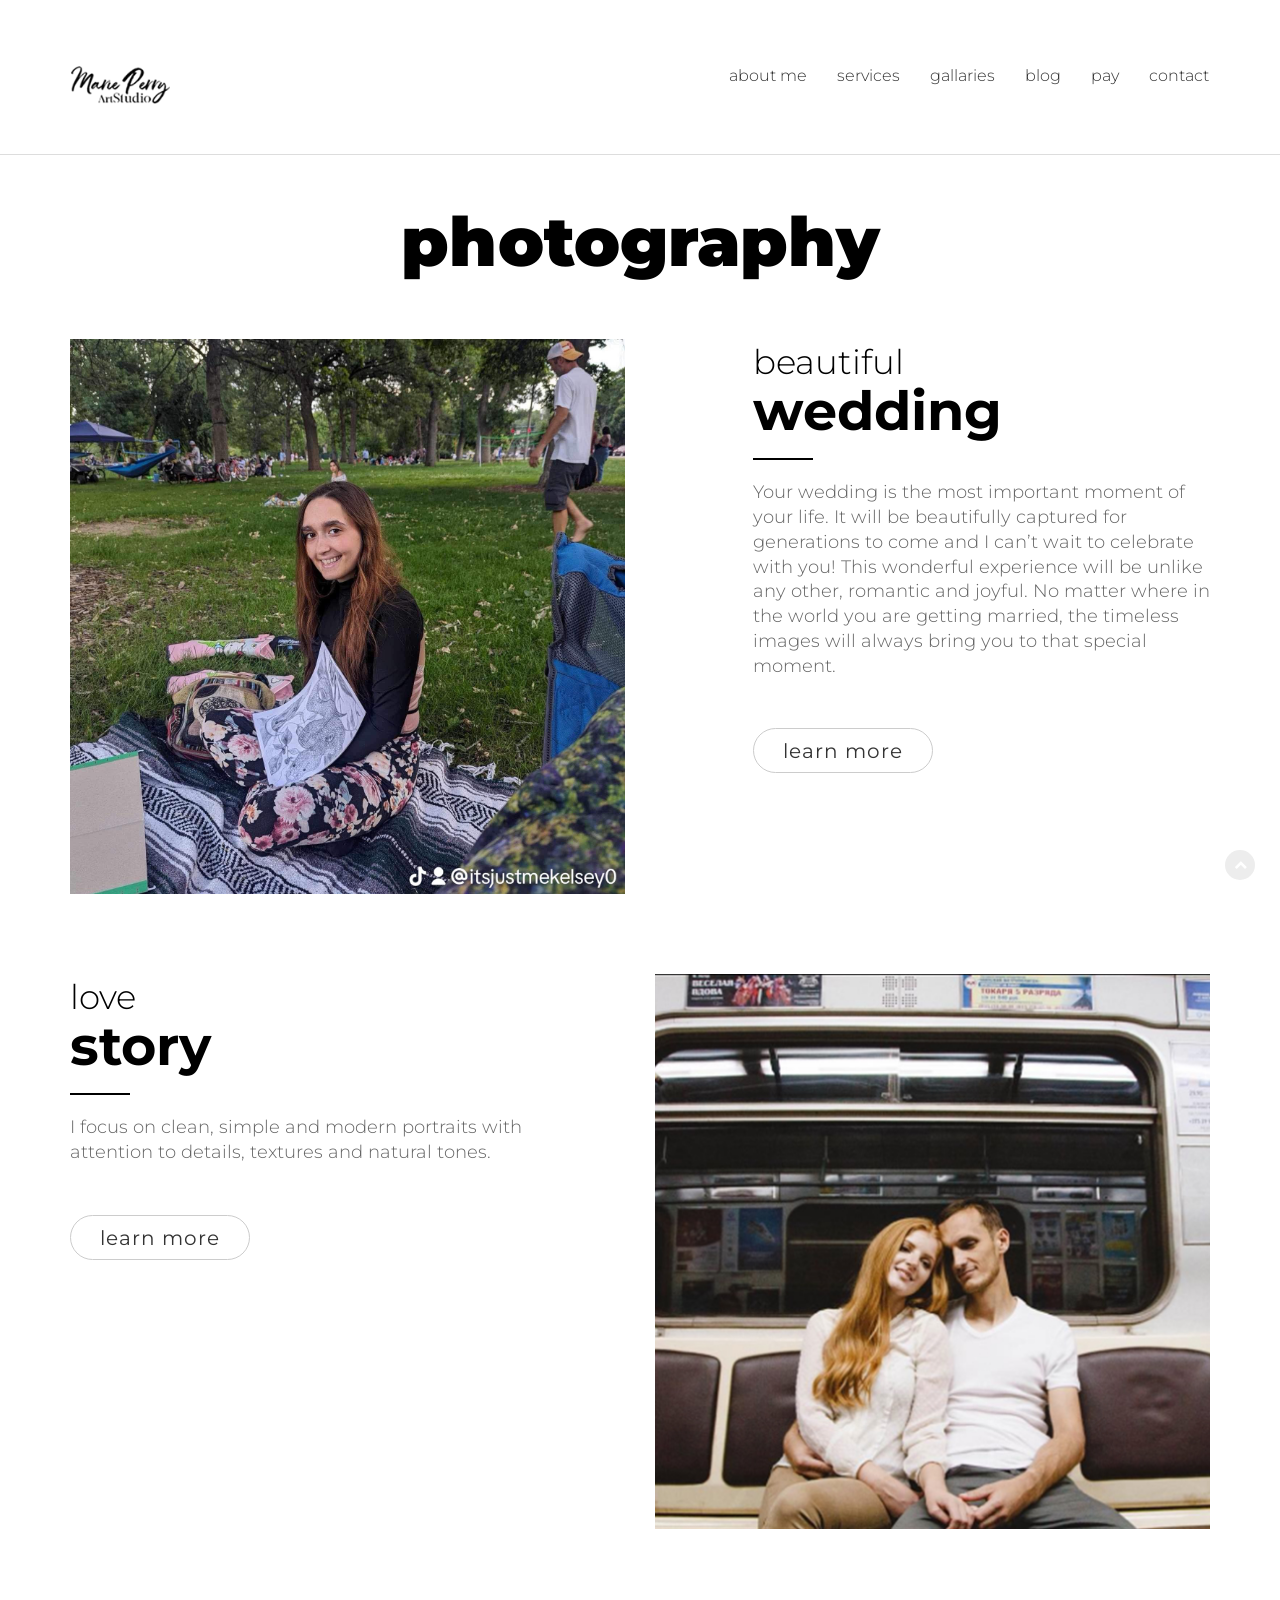
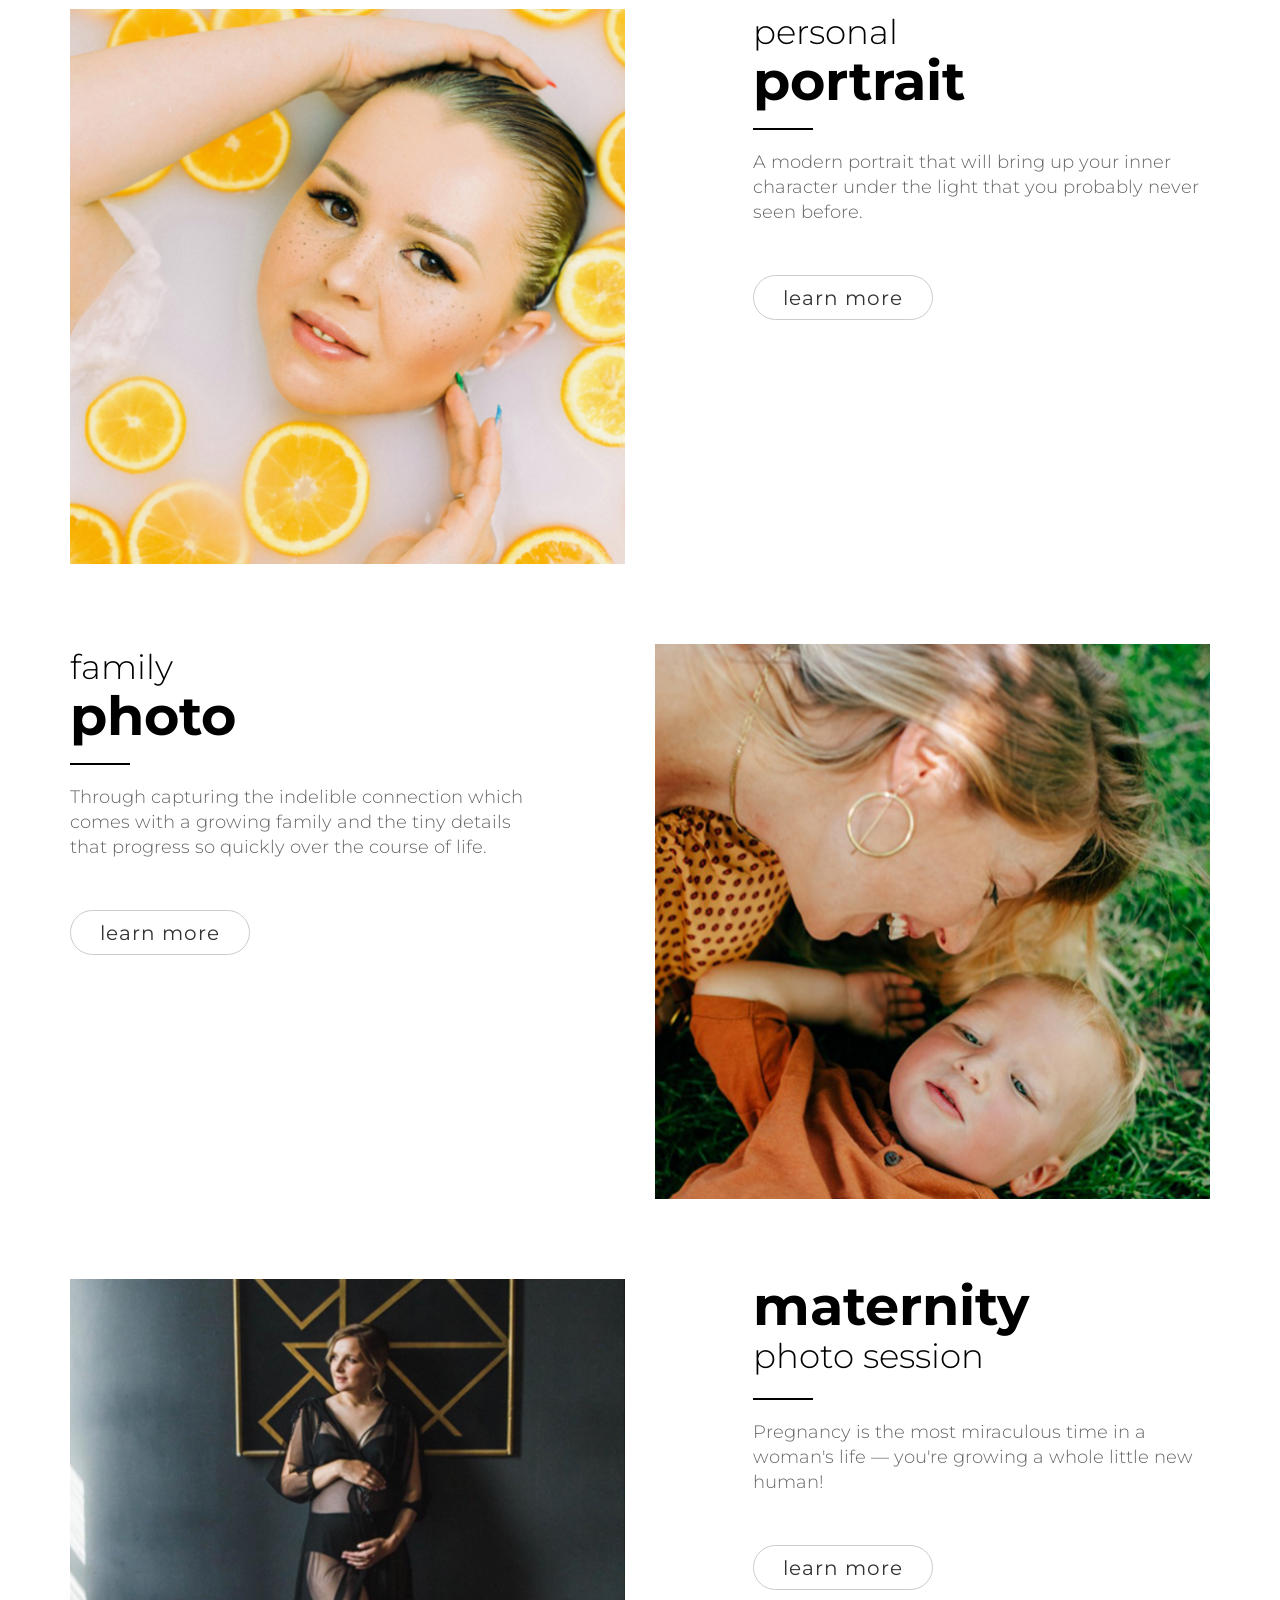
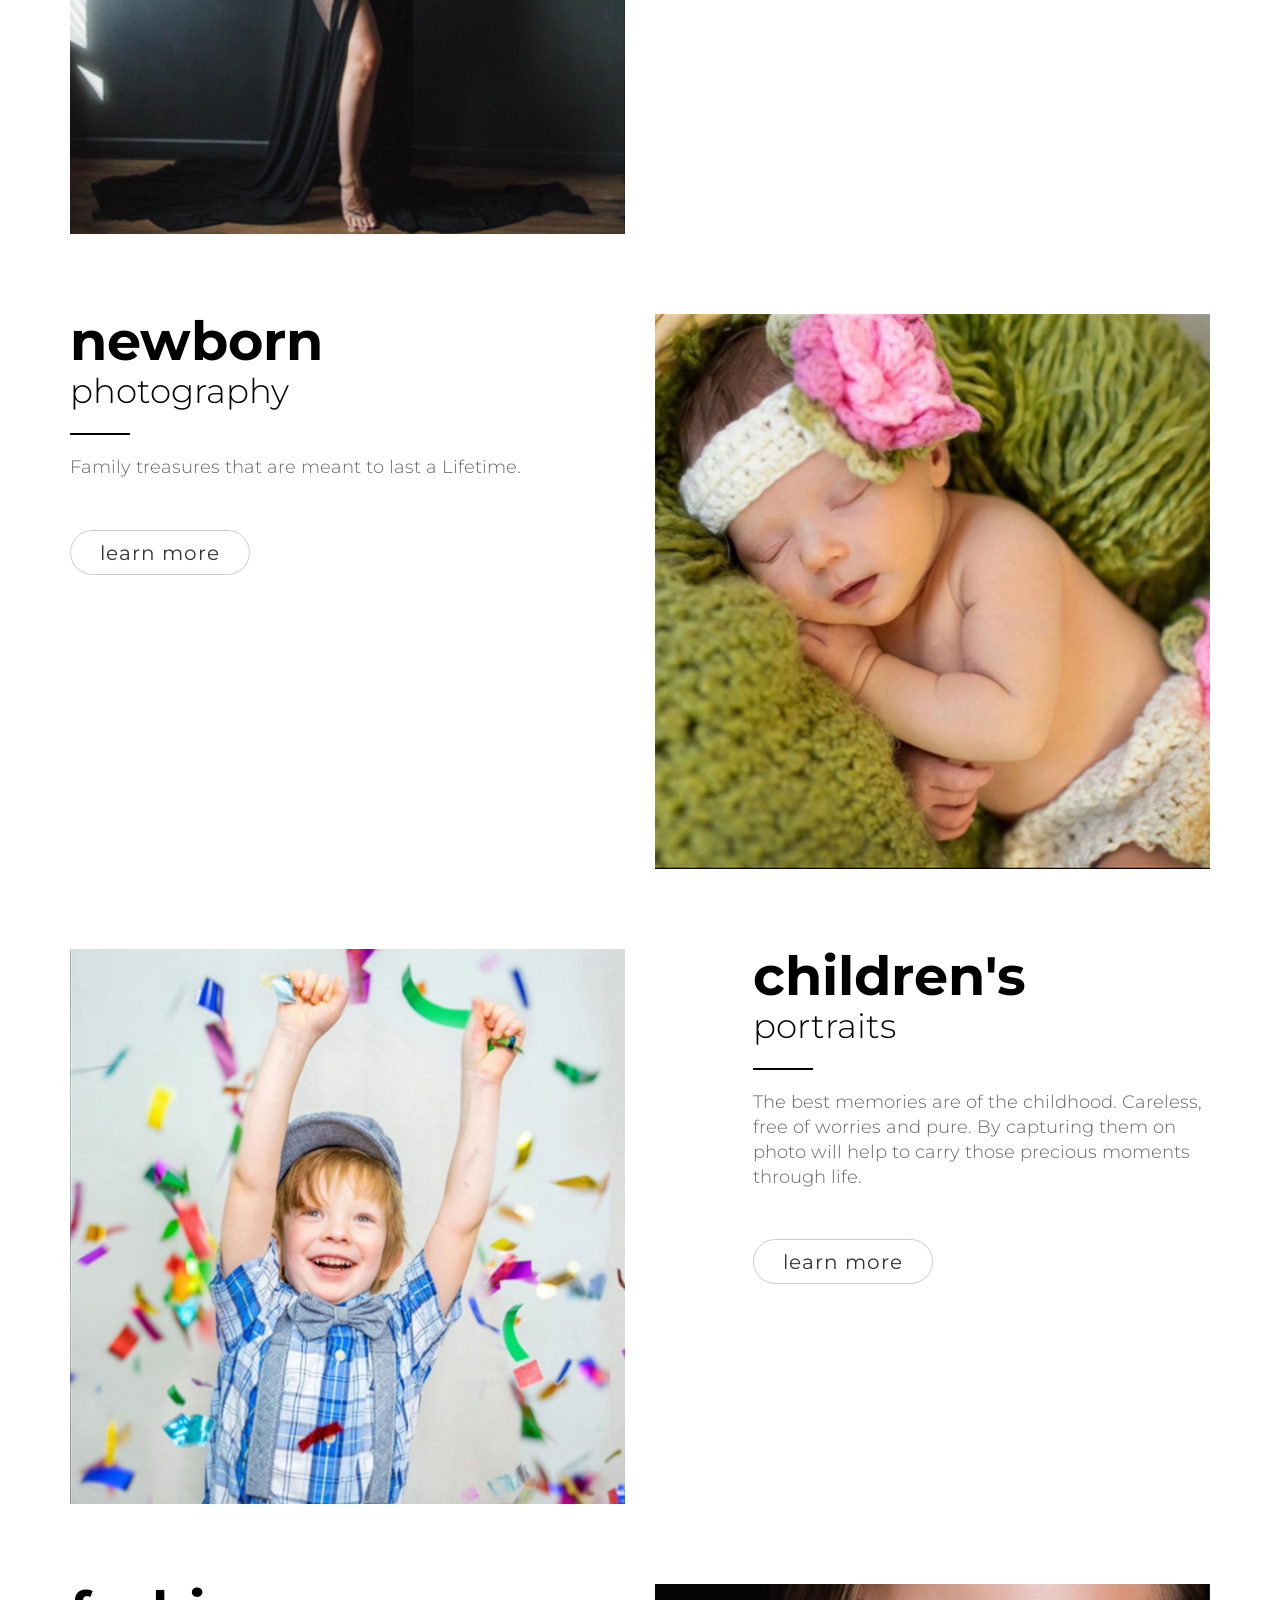
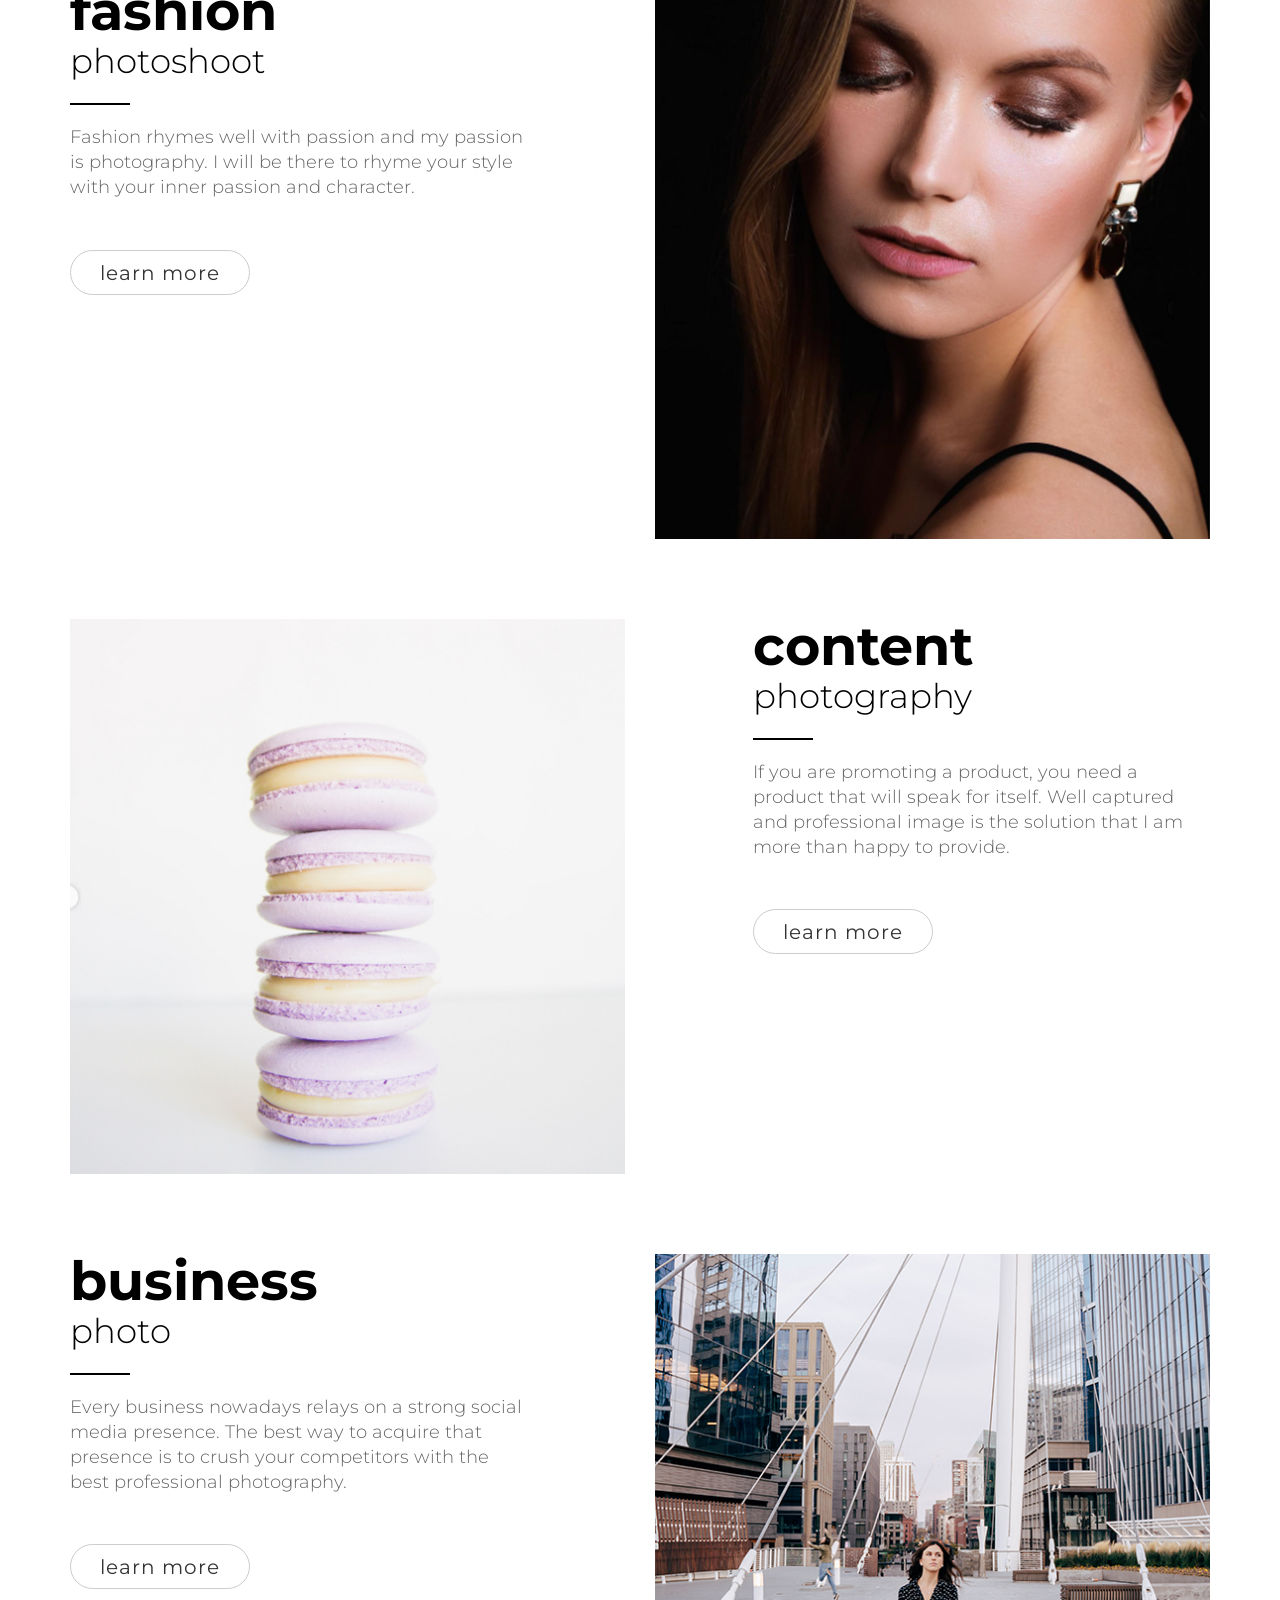
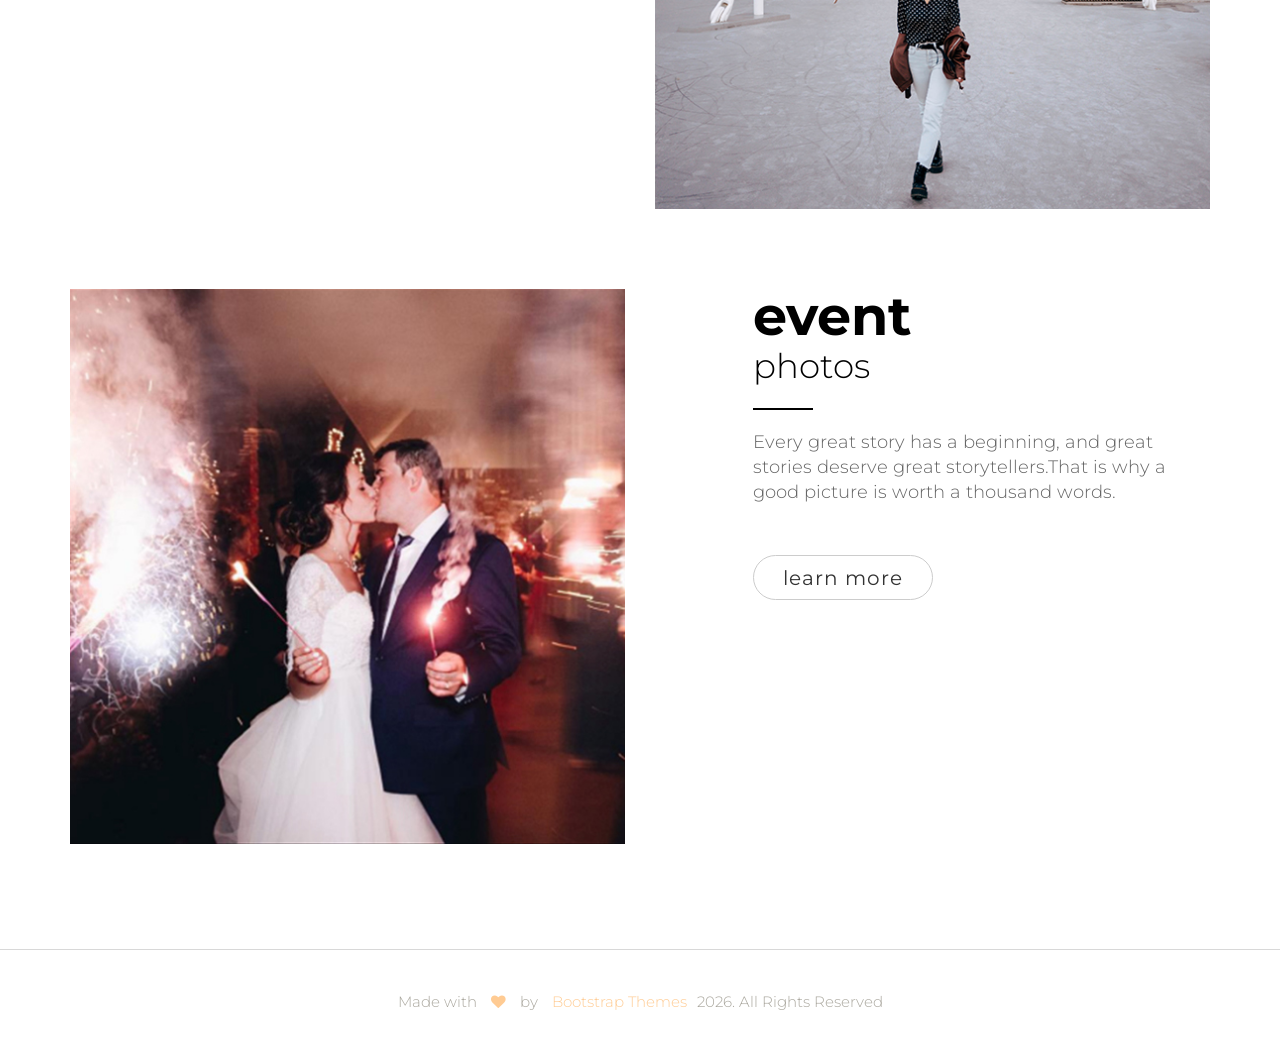
<file: photography.html>
<!doctype html>
<!--[if lt IE 7]>      <html class="no-js lt-ie9 lt-ie8 lt-ie7" lang=""> <![endif]-->
<!--[if IE 7]>         <html class="no-js lt-ie9 lt-ie8" lang=""> <![endif]-->
<!--[if IE 8]>         <html class="no-js lt-ie9" lang=""> <![endif]-->
<!--[if gt IE 8]><!--> <html class="no-js" lang="en"> <!--<![endif]-->
    
<!-- Mirrored from marieperry.art/photography.html by HTTrack Website Copier/3.x [XR&CO'2014], Thu, 20 Mar 2025 23:00:51 GMT -->
<!-- Added by HTTrack --><meta http-equiv="content-type" content="text/html;charset=utf-8" /><!-- /Added by HTTrack -->
<head>
        <meta charset="utf-8">
        <meta http-equiv="X-UA-Compatible" content="IE=edge,chrome=1">
        <title>Photography - MariePerry.art</title>
        <meta name="description" content="">
        <meta name="viewport" content="width=device-width, initial-scale=1">
        <link rel="apple-touch-icon" href="apple-touch-icon.html">

        <!--Google fonts links-->
        <link href="https://fonts.googleapis.com/css?family=Montserrat:400,700" rel="stylesheet">

        <link rel="stylesheet" href="assets/css/fonticons.css">
        <!--<link rel="stylesheet" href="assets/css/stylesheet.css">-->
        <link rel="stylesheet" href="assets/css/font-awesome.min.css">
        <link rel="stylesheet" href="assets/css/bootstrap.min.css">


        <!--For Plugins external css-->
        <link rel="stylesheet" href="assets/css/plugins.css" />

        <!--Theme custom css -->
        <link rel="stylesheet" href="assets/css/style.css">

        <!--Theme Responsive css-->
        <link rel="stylesheet" href="assets/css/responsive.css" />

        <script src="assets/js/vendor/modernizr-2.8.3-respond-1.4.2.min.js"></script>
    </head>
    <body data-spy="scroll" data-target=".navbar-collapse">
        <!--[if lt IE 8]>
            <p class="browserupgrade">You are using an <strong>outdated</strong> browser. Please <a href="http://browsehappy.com/">upgrade your browser</a> to improve your experience.</p>
        <![endif]-->
        <div class='preloader'><div class='loaded'>&nbsp;</div></div>
        <header id="main_menu" class="header navbar-fixed-top">            
            <div class="main_menu_bg">
                <div class="container">
                    <div class="row">
                        <div class="nave_menu">
                            <nav class="navbar navbar-default" id="navmenu">
                                <div class="container-fluid">
                                    <!-- Brand and toggle get grouped for better mobile display -->
                                    <div class="navbar-header">
                                        <button type="button" class="navbar-toggle collapsed" data-toggle="collapse" data-target="#bs-example-navbar-collapse-1" aria-expanded="false">
                                            <span class="sr-only">Toggle navigation</span>
                                            <span class="icon-bar"></span>
                                            <span class="icon-bar"></span>
                                            <span class="icon-bar"></span>
                                        </button>
                                        <a class="navbar-brand" href="index-2.html">
                                            <img src="assets/images/logo.png"/>
                                        </a>
                                    </div>

                                    <!-- Collect the nav links, forms, and other content for toggling -->



                                    <div class="collapse navbar-collapse" id="bs-example-navbar-collapse-1">
                                        <ul class="nav navbar-nav navbar-right">
                                            <li><a href="aboutme.html">about me</a></li>
                                            <li class="dropdown"><a href="#" class="dropdown-toggle" data-toggle="dropdown" role="button" aria-haspopup="true">services</a>
                                                <ul class="dropdown-menu">
                                                    <li><a href="photography.html">photography</a></li>
                                                    <li><a href="video.html">video</a></li>
                                                    <li><a href="design.html">design</a></li>
                                                </ul>
                                            </li>
                                            <li class="dropdown"><a href="#" class="dropdown-toggle" data-toggle="dropdown" role="button" aria-haspopup="true">gallaries</a>
                                                <ul class="dropdown-menu">
                                                    <li><a href="photo-gallary.html">photo gallery</a></li>
                                                    <li><a href="video-gallary.html">video gallery</a></li>
                                                    <li><a href="design-gallary.html">design gallery</a></li>
                                                </ul>
                                            </li>
                                            <li><a href="blog.html">blog</a></li>
                                            <li><a href="pay.html">pay</a></li>
                                            <li><a href="contact.html">contact</a></li>
                                        </ul>    
                                    </div>

                                </div>
                            </nav>
                        </div>	
                    </div>

                </div>

            </div>
        </header> <!--End of header -->



        <!-- Service Section -->
        <section id="service" class="service sections margin-top-120">
            <div class="container">
                <div class="row">
                    <div class="col-sm-12">
                        <div class="head_title text-center">
                            <h1>photography</h1>
                        </div><!-- End of head title -->

                        <div class="main_service_area"> 
                            <div class="single_service_area">
                                <div class="row">
                                    <div class="col-sm-6">
                                        <div class="signle_service_left">
                                            <img src="assets/images/ps1.jpg" alt="" />
                                        </div>
                                    </div>
                                    
                                    <div class="col-sm-5 col-sm-push-1">
                                        <div class="single_service">
                                            <h3>beautiful</h3>
                                            <h2>wedding</h2>
                                            <div class="separator2"></div>
                                            <p>Your wedding is the most important moment of your life. It will be beautifully captured for generations to come and I can’t wait to celebrate with you! This wonderful experience will be unlike any other, romantic and joyful. No matter where in the world you are getting married, the timeless images will always bring you to that special moment.  </p>

                                            <a href="contact.html" class="btn btn-default">learn more</a>
                                        </div>
                                    </div>
                                </div>
                            </div><!-- End of single service area ONE-->

                            <div class="single_service_area  margin-top-80">
                                <div class="row">

                                    <div class="col-sm-6 col-sm-push-6">
                                        <div class="signle_service_left">
                                            <img src="assets/images/ps2.jpg" alt="" />
                                        </div>
                                    </div>

                                    <div class="col-sm-5 col-sm-pull-6">
                                        <div class="single_service">
                                            <h3>love</h3>
                                            <h2>story</h2>
                                            <div class="separator2"></div>
                                            <p>I focus on clean, simple and modern portraits with attention to details, textures and natural tones.  </p>

                                            <a href="contact.html" class="btn btn-default">learn more</a>
                                        </div>
                                    </div>

                                </div>
                            </div><!-- End of single service area TWO-->

                            <div class="single_service_area margin-top-80">
                                <div class="row">
                                    <div class="col-sm-6">
                                        <div class="signle_service_left">
                                            <img src="assets/images/ps3.jpg" alt="" />
                                        </div>
                                    </div>
                                    <div class="col-sm-5 col-sm-push-1">
                                        <div class="single_service">
                                            <h3>personal</h3>
                                            <h2>portrait</h2>
                                            <div class="separator2"></div>
                                            <p>A modern portrait that will bring up your inner character under the light that you probably never seen before.  </p>

                                            <a href="contact.html" class="btn btn-default">learn more</a>
                                        </div>
                                    </div>
                                </div>
                            </div><!-- End of single service area THREE-->
                            
                            <div class="single_service_area  margin-top-80">
                                <div class="row">

                                    <div class="col-sm-6 col-sm-push-6">
                                        <div class="signle_service_left">
                                            <img src="assets/images/ps4.jpg" alt="" />
                                        </div>
                                    </div>

                                    <div class="col-sm-5 col-sm-pull-6">
                                        <div class="single_service">
                                            <h3>family</h3>
                                            <h2>photo</h2>
                                            <div class="separator2"></div>
                                            <p>Through capturing the indelible connection which comes with a growing family and the tiny details that progress so quickly over the course of life. </p>

                                            <a href="contact.html" class="btn btn-default">learn more</a>
                                        </div>
                                    </div>

                                </div>
                            </div><!-- End of single service area FOUR-->
                            
                            <div class="single_service_area margin-top-80">
                                <div class="row">
                                    <div class="col-sm-6">
                                        <div class="signle_service_left">
                                            <img src="assets/images/ps5.jpg" alt="" />
                                        </div>
                                    </div>
                                    <div class="col-sm-5 col-sm-push-1">
                                        <div class="single_service">
                                            <h2>maternity</h2>
                                            <h3>photo session</h3>
                                            <div class="separator2"></div>
                                            <p>Pregnancy is the most miraculous time in a woman's life — you're growing a whole little new human!  </p>

                                            <a href="contact.html" class="btn btn-default">learn more</a>
                                        </div>
                                    </div>
                                </div>
                            </div><!-- End of single service area FIVE-->
                            
                            <div class="single_service_area  margin-top-80">
                                <div class="row">

                                    <div class="col-sm-6 col-sm-push-6">
                                        <div class="signle_service_left">
                                            <img src="assets/images/ps6.jpg" alt="" />
                                        </div>
                                    </div>

                                    <div class="col-sm-5 col-sm-pull-6">
                                        <div class="single_service">
                                            <h2>newborn</h2>
                                            <h3>photography</h3>
                                            <div class="separator2"></div>
                                            <p>Family treasures that are meant to last a Lifetime.</p>

                                            <a href="contact.html" class="btn btn-default">learn more</a>
                                        </div>
                                    </div>

                                </div>
                            </div><!-- End of single service area SIX-->
                            
                            <div class="single_service_area margin-top-80">
                                <div class="row">
                                    <div class="col-sm-6">
                                        <div class="signle_service_left">
                                            <img src="assets/images/ps7.jpg" alt="" />
                                        </div>
                                    </div>
                                    <div class="col-sm-5 col-sm-push-1">
                                        <div class="single_service">
                                            <h2>children's</h2>
                                            <h3>portraits</h3>
                                            <div class="separator2"></div>
                                            <p>The best memories are of the childhood. Careless, free of worries and pure. By capturing them on photo will help to carry those precious moments through life.  </p>


                                            <a href="contact.html" class="btn btn-default">learn more</a>
                                        </div>
                                    </div>
                                </div>
                            </div><!-- End of single service area SEVEN-->
                            
                            <div class="single_service_area  margin-top-80">
                                <div class="row">

                                    <div class="col-sm-6 col-sm-push-6">
                                        <div class="signle_service_left">
                                            <img src="assets/images/ps8.jpg" alt="" />
                                        </div>
                                    </div>

                                    <div class="col-sm-5 col-sm-pull-6">
                                        <div class="single_service">
                                            <h2>fashion</h2>
                                            <h3>photoshoot</h3>
                                            <div class="separator2"></div>
                                            <p>Fashion rhymes well with passion and my passion is photography. I will be there to rhyme your style with your inner passion and character.</p>

                                            <a href="contact.html" class="btn btn-default">learn more</a>
                                        </div>
                                    </div>

                                </div>
                            </div><!-- End of single service area EIGHT-->
                            
                            <div class="single_service_area margin-top-80">
                                <div class="row">
                                    <div class="col-sm-6">
                                        <div class="signle_service_left">
                                            <img src="assets/images/ps9.jpg" alt="" />
                                        </div>
                                    </div>
                                    <div class="col-sm-5 col-sm-push-1">
                                        <div class="single_service">
                                            <h2>content</h2>
                                            <h3>photography</h3>
                                            <div class="separator2"></div>
                                            <p>If you are promoting a product, you need a product that will speak for itself. Well captured and professional image is the solution that I am more than happy to provide.</p>

                                            <a href="contact.html" class="btn btn-default">learn more</a>
                                        </div>
                                    </div>
                                </div>
                            </div><!-- End of single service area NINE-->
                            
                            <div class="single_service_area  margin-top-80">
                                <div class="row">

                                    <div class="col-sm-6 col-sm-push-6">
                                        <div class="signle_service_left">
                                            <img src="assets/images/ps10.jpg" alt="" />
                                        </div>
                                    </div>

                                    <div class="col-sm-5 col-sm-pull-6">
                                        <div class="single_service">
                                            <h2>business</h2>
                                            <h3>photo</h3>
                                            <div class="separator2"></div>
                                            <p>Every business nowadays relays on a strong social media presence. The best way to acquire  that presence is to crush your competitors with the best professional photography.  </p>

                                            <a href="contact.html" class="btn btn-default">learn more</a>
                                        </div>
                                    </div>

                                </div>
                            </div><!-- End of single service area TEN-->
                            
                            <div class="single_service_area margin-top-80">
                                <div class="row">
                                    <div class="col-sm-6">
                                        <div class="signle_service_left">
                                            <img src="assets/images/ps11.jpg" alt="" />
                                        </div>
                                    </div>
                                    <div class="col-sm-5 col-sm-push-1">
                                        <div class="single_service">
                                            <h2>event</h2>
                                            <h3>photos</h3>
                                            <div class="separator2"></div>
                                            <p>Every great story has a beginning, and great stories deserve great storytellers.That is why a good picture is worth a thousand words.</p>

                                            <a href="contact.html" class="btn btn-default">learn more</a>
                                        </div>
                                    </div>
                                </div>
                            </div><!-- End of single service area ELEVEN-->
                            
                        </div>
                    </div><!-- End of col-sm-12 -->
                </div><!-- End of row -->
            </div><!-- End of Container -->
        </section><!-- End of Service Section -->



        <!-- footer Section -->
        <footer id="footer" class="footer">
            <div class="container">
                <div class="main_footer">
                    <div class="row">
                        <div class="col-sm-12">
                            <div class="copyright_text text-center">
                                <p class=" wow fadeInRight" data-wow-duration="1s">Made with <i class="fa fa-heart"></i> by <a target="_blank" href="https://bootstrapthemes.co/">Bootstrap Themes</a><script type="text/javascript">
  document.write(new Date().getFullYear());
</script>. All Rights Reserved</p>
                            </div>
                        </div>
                    </div>
                </div>
            </div><!-- End of container -->
        </footer><!-- End of footer -->



        <!-- START SCROLL TO TOP  -->

        <div class="scrollup">
            <a href="#"><i class="fa fa-chevron-up"></i></a>
        </div>

        <script src="assets/js/vendor/jquery-1.11.2.min.js"></script>
        <script src="assets/js/vendor/bootstrap.min.js"></script>

        <script src="assets/js/jquery.easing.1.3.js"></script>

        <script src="assets/js/plugins.js"></script>
        <script src="assets/js/main.js"></script>

    </body>

<!-- Mirrored from marieperry.art/photography.html by HTTrack Website Copier/3.x [XR&CO'2014], Thu, 20 Mar 2025 23:00:54 GMT -->
</html>
</file>
<file: assets/css/fonticons.css>
@font-face {
	font-family: 'Linearicons-Free';
	src:url('../fonts/Linearicons-Free54e9.eot?w118d');
	src:url('../fonts/Linearicons-Freed41d.eot?#iefixw118d') format('embedded-opentype'),
		url('../fonts/Linearicons-Free54e9.woff2?w118d') format('woff2'),
		url('../fonts/Linearicons-Free54e9.woff?w118d') format('woff'),
		url('../fonts/Linearicons-Free54e9.ttf?w118d') format('truetype'),
		url('../fonts/Linearicons-Free54e9.svg?w118d#Linearicons-Free') format('svg');
	font-weight: normal;
	font-style: normal;
}

.lnr {
	font-family: 'Linearicons-Free';
	speak: none;
	font-style: normal;
	font-weight: normal;
	font-variant: normal;
	text-transform: none;
	line-height: 1;

	/* Better Font Rendering =========== */
	-webkit-font-smoothing: antialiased;
	-moz-osx-font-smoothing: grayscale;
}

.lnr-home:before {
	content: "\e800";
}
.lnr-apartment:before {
	content: "\e801";
}
.lnr-pencil:before {
	content: "\e802";
}
.lnr-magic-wand:before {
	content: "\e803";
}
.lnr-drop:before {
	content: "\e804";
}
.lnr-lighter:before {
	content: "\e805";
}
.lnr-poop:before {
	content: "\e806";
}
.lnr-sun:before {
	content: "\e807";
}
.lnr-moon:before {
	content: "\e808";
}
.lnr-cloud:before {
	content: "\e809";
}
.lnr-cloud-upload:before {
	content: "\e80a";
}
.lnr-cloud-download:before {
	content: "\e80b";
}
.lnr-cloud-sync:before {
	content: "\e80c";
}
.lnr-cloud-check:before {
	content: "\e80d";
}
.lnr-database:before {
	content: "\e80e";
}
.lnr-lock:before {
	content: "\e80f";
}
.lnr-cog:before {
	content: "\e810";
}
.lnr-trash:before {
	content: "\e811";
}
.lnr-dice:before {
	content: "\e812";
}
.lnr-heart:before {
	content: "\e813";
}
.lnr-star:before {
	content: "\e814";
}
.lnr-star-half:before {
	content: "\e815";
}
.lnr-star-empty:before {
	content: "\e816";
}
.lnr-flag:before {
	content: "\e817";
}
.lnr-envelope:before {
	content: "\e818";
}
.lnr-paperclip:before {
	content: "\e819";
}
.lnr-inbox:before {
	content: "\e81a";
}
.lnr-eye:before {
	content: "\e81b";
}
.lnr-printer:before {
	content: "\e81c";
}
.lnr-file-empty:before {
	content: "\e81d";
}
.lnr-file-add:before {
	content: "\e81e";
}
.lnr-enter:before {
	content: "\e81f";
}
.lnr-exit:before {
	content: "\e820";
}
.lnr-graduation-hat:before {
	content: "\e821";
}
.lnr-license:before {
	content: "\e822";
}
.lnr-music-note:before {
	content: "\e823";
}
.lnr-film-play:before {
	content: "\e824";
}
.lnr-camera-video:before {
	content: "\e825";
}
.lnr-camera:before {
	content: "\e826";
}
.lnr-picture:before {
	content: "\e827";
}
.lnr-book:before {
	content: "\e828";
}
.lnr-bookmark:before {
	content: "\e829";
}
.lnr-user:before {
	content: "\e82a";
}
.lnr-users:before {
	content: "\e82b";
}
.lnr-shirt:before {
	content: "\e82c";
}
.lnr-store:before {
	content: "\e82d";
}
.lnr-cart:before {
	content: "\e82e";
}
.lnr-tag:before {
	content: "\e82f";
}
.lnr-phone-handset:before {
	content: "\e830";
}
.lnr-phone:before {
	content: "\e831";
}
.lnr-pushpin:before {
	content: "\e832";
}
.lnr-map-marker:before {
	content: "\e833";
}
.lnr-map:before {
	content: "\e834";
}
.lnr-location:before {
	content: "\e835";
}
.lnr-calendar-full:before {
	content: "\e836";
}
.lnr-keyboard:before {
	content: "\e837";
}
.lnr-spell-check:before {
	content: "\e838";
}
.lnr-screen:before {
	content: "\e839";
}
.lnr-smartphone:before {
	content: "\e83a";
}
.lnr-tablet:before {
	content: "\e83b";
}
.lnr-laptop:before {
	content: "\e83c";
}
.lnr-laptop-phone:before {
	content: "\e83d";
}
.lnr-power-switch:before {
	content: "\e83e";
}
.lnr-bubble:before {
	content: "\e83f";
}
.lnr-heart-pulse:before {
	content: "\e840";
}
.lnr-construction:before {
	content: "\e841";
}
.lnr-pie-chart:before {
	content: "\e842";
}
.lnr-chart-bars:before {
	content: "\e843";
}
.lnr-gift:before {
	content: "\e844";
}
.lnr-diamond:before {
	content: "\e845";
}
.lnr-linearicons:before {
	content: "\e846";
}
.lnr-dinner:before {
	content: "\e847";
}
.lnr-coffee-cup:before {
	content: "\e848";
}
.lnr-leaf:before {
	content: "\e849";
}
.lnr-paw:before {
	content: "\e84a";
}
.lnr-rocket:before {
	content: "\e84b";
}
.lnr-briefcase:before {
	content: "\e84c";
}
.lnr-bus:before {
	content: "\e84d";
}
.lnr-car:before {
	content: "\e84e";
}
.lnr-train:before {
	content: "\e84f";
}
.lnr-bicycle:before {
	content: "\e850";
}
.lnr-wheelchair:before {
	content: "\e851";
}
.lnr-select:before {
	content: "\e852";
}
.lnr-earth:before {
	content: "\e853";
}
.lnr-smile:before {
	content: "\e854";
}
.lnr-sad:before {
	content: "\e855";
}
.lnr-neutral:before {
	content: "\e856";
}
.lnr-mustache:before {
	content: "\e857";
}
.lnr-alarm:before {
	content: "\e858";
}
.lnr-bullhorn:before {
	content: "\e859";
}
.lnr-volume-high:before {
	content: "\e85a";
}
.lnr-volume-medium:before {
	content: "\e85b";
}
.lnr-volume-low:before {
	content: "\e85c";
}
.lnr-volume:before {
	content: "\e85d";
}
.lnr-mic:before {
	content: "\e85e";
}
.lnr-hourglass:before {
	content: "\e85f";
}
.lnr-undo:before {
	content: "\e860";
}
.lnr-redo:before {
	content: "\e861";
}
.lnr-sync:before {
	content: "\e862";
}
.lnr-history:before {
	content: "\e863";
}
.lnr-clock:before {
	content: "\e864";
}
.lnr-download:before {
	content: "\e865";
}
.lnr-upload:before {
	content: "\e866";
}
.lnr-enter-down:before {
	content: "\e867";
}
.lnr-exit-up:before {
	content: "\e868";
}
.lnr-bug:before {
	content: "\e869";
}
.lnr-code:before {
	content: "\e86a";
}
.lnr-link:before {
	content: "\e86b";
}
.lnr-unlink:before {
	content: "\e86c";
}
.lnr-thumbs-up:before {
	content: "\e86d";
}
.lnr-thumbs-down:before {
	content: "\e86e";
}
.lnr-magnifier:before {
	content: "\e86f";
}
.lnr-cross:before {
	content: "\e870";
}
.lnr-menu:before {
	content: "\e871";
}
.lnr-list:before {
	content: "\e872";
}
.lnr-chevron-up:before {
	content: "\e873";
}
.lnr-chevron-down:before {
	content: "\e874";
}
.lnr-chevron-left:before {
	content: "\e875";
}
.lnr-chevron-right:before {
	content: "\e876";
}
.lnr-arrow-up:before {
	content: "\e877";
}
.lnr-arrow-down:before {
	content: "\e878";
}
.lnr-arrow-left:before {
	content: "\e879";
}
.lnr-arrow-right:before {
	content: "\e87a";
}
.lnr-move:before {
	content: "\e87b";
}
.lnr-warning:before {
	content: "\e87c";
}
.lnr-question-circle:before {
	content: "\e87d";
}
.lnr-menu-circle:before {
	content: "\e87e";
}
.lnr-checkmark-circle:before {
	content: "\e87f";
}
.lnr-cross-circle:before {
	content: "\e880";
}
.lnr-plus-circle:before {
	content: "\e881";
}
.lnr-circle-minus:before {
	content: "\e882";
}
.lnr-arrow-up-circle:before {
	content: "\e883";
}
.lnr-arrow-down-circle:before {
	content: "\e884";
}
.lnr-arrow-left-circle:before {
	content: "\e885";
}
.lnr-arrow-right-circle:before {
	content: "\e886";
}
.lnr-chevron-up-circle:before {
	content: "\e887";
}
.lnr-chevron-down-circle:before {
	content: "\e888";
}
.lnr-chevron-left-circle:before {
	content: "\e889";
}
.lnr-chevron-right-circle:before {
	content: "\e88a";
}
.lnr-crop:before {
	content: "\e88b";
}
.lnr-frame-expand:before {
	content: "\e88c";
}
.lnr-frame-contract:before {
	content: "\e88d";
}
.lnr-layers:before {
	content: "\e88e";
}
.lnr-funnel:before {
	content: "\e88f";
}
.lnr-text-format:before {
	content: "\e890";
}
.lnr-text-format-remove:before {
	content: "\e891";
}
.lnr-text-size:before {
	content: "\e892";
}
.lnr-bold:before {
	content: "\e893";
}
.lnr-italic:before {
	content: "\e894";
}
.lnr-underline:before {
	content: "\e895";
}
.lnr-strikethrough:before {
	content: "\e896";
}
.lnr-highlight:before {
	content: "\e897";
}
.lnr-text-align-left:before {
	content: "\e898";
}
.lnr-text-align-center:before {
	content: "\e899";
}
.lnr-text-align-right:before {
	content: "\e89a";
}
.lnr-text-align-justify:before {
	content: "\e89b";
}
.lnr-line-spacing:before {
	content: "\e89c";
}
.lnr-indent-increase:before {
	content: "\e89d";
}
.lnr-indent-decrease:before {
	content: "\e89e";
}
.lnr-pilcrow:before {
	content: "\e89f";
}
.lnr-direction-ltr:before {
	content: "\e8a0";
}
.lnr-direction-rtl:before {
	content: "\e8a1";
}
.lnr-page-break:before {
	content: "\e8a2";
}
.lnr-sort-alpha-asc:before {
	content: "\e8a3";
}
.lnr-sort-amount-asc:before {
	content: "\e8a4";
}
.lnr-hand:before {
	content: "\e8a5";
}
.lnr-pointer-up:before {
	content: "\e8a6";
}
.lnr-pointer-right:before {
	content: "\e8a7";
}
.lnr-pointer-down:before {
	content: "\e8a8";
}
.lnr-pointer-left:before {
	content: "\e8a9";
}
</file>
<file: assets/css/slider-pro.css>
/*!
*  - v1.2.5
* Homepage: http://bqworks.com/slider-pro/
* Author: bqworks
* Author URL: http://bqworks.com/
*/
/* Core
--------------------------------------------------*/
.slider-pro {
    position: relative;
    margin: 0 auto;
    -moz-box-sizing: content-box;
    box-sizing: content-box;
}

.sp-slides-container {
    position: relative;
}

.sp-mask {
    position: relative;
    overflow: hidden;
    height: 200px;
}

.sp-slides {
    position: relative;
    -webkit-backface-visibility: hidden;
    -webkit-perspective: 1000;
}

.sp-slide {
    position: absolute;
}

.sp-image-container {
    overflow: hidden;
}

.sp-image {
    position: relative;
    display: block;
    border: none;
}

.sp-no-js {
    overflow: hidden;
    max-width: 100%;
}

/* Thumbnails
--------------------------------------------------*/
.sp-thumbnails-container {
    position: relative;
    overflow: hidden;
}

.sp-top-thumbnails,
.sp-bottom-thumbnails  {
    left: 0;
    margin: 0 auto;
}

.sp-top-thumbnails {
    position: absolute;
    top: 0;
    margin-bottom: 4px;
}

.sp-bottom-thumbnails {
    margin-top: 4px;
}

.sp-left-thumbnails,
.sp-right-thumbnails {
    position: absolute;
    top: 0;
}

.sp-right-thumbnails {
    right: 0;
    margin-left: 4px;
}

.sp-left-thumbnails {
    left: 0;
    margin-right: 4px;
}

.sp-thumbnails {
    position: relative;
}

.sp-thumbnail {
    border: none;
}

.sp-thumbnail-container {
    position: relative;
    display: block;
    overflow: hidden;
    float: left;
    -moz-box-sizing: border-box;
    box-sizing: border-box;
}

/* Horizontal thumbnails
------------------------*/
.sp-top-thumbnails .sp-thumbnail-container,
.sp-bottom-thumbnails .sp-thumbnail-container {
    margin-left: 2px;
    margin-right: 2px;
}

.sp-top-thumbnails .sp-thumbnail-container:first-child,
.sp-bottom-thumbnails .sp-thumbnail-container:first-child {
    margin-left: 0;
}

.sp-top-thumbnails .sp-thumbnail-container:last-child,
.sp-bottom-thumbnails .sp-thumbnail-container:last-child {
    margin-right: 0;
}

/* Vertical thumbnails 
----------------------*/
.sp-left-thumbnails .sp-thumbnail-container,
.sp-right-thumbnails .sp-thumbnail-container {
    margin-top: 2px;
    margin-bottom: 2px;
}

.sp-left-thumbnails .sp-thumbnail-container:first-child,
.sp-right-thumbnails .sp-thumbnail-container:first-child {
    margin-top: 0;
}

.sp-left-thumbnails .sp-thumbnail-container:last-child,
.sp-right-thumbnails .sp-thumbnail-container:last-child {
    margin-bottom: 0;
}

/* Right thumbnails with pointer
--------------------------------*/
.sp-right-thumbnails.sp-has-pointer {
    margin-left: -13px;
}

.sp-right-thumbnails.sp-has-pointer .sp-thumbnail {
    position: absolute;
    left: 18px;
    margin-left: 0 !important;
}

.sp-right-thumbnails.sp-has-pointer .sp-selected-thumbnail:before {
    content: '';
    position: absolute;
    height: 100%;
    border-left: 5px solid #F00;
    left: 0;
    top: 0;
    margin-left: 13px;
}

.sp-right-thumbnails.sp-has-pointer .sp-selected-thumbnail:after {
    content: '';
    position: absolute;
    width: 0;
    height: 0;
    left: 0;
    top: 50%;
    margin-top: -8px;
    border-right: 13px solid #F00;
    border-top: 8px solid transparent;
    border-bottom: 8px solid transparent;
}

/* Left thumbnails with pointer
-------------------------------*/
.sp-left-thumbnails.sp-has-pointer {
    margin-right: -13px;
}

.sp-left-thumbnails.sp-has-pointer .sp-thumbnail {
    position: absolute;
    right: 18px;
}

.sp-left-thumbnails.sp-has-pointer .sp-selected-thumbnail:before {
    content: '';
    position: absolute;
    height: 100%;
    border-left: 5px solid #F00;
    right: 0;
    top: 0;
    margin-right: 13px;
}

.sp-left-thumbnails.sp-has-pointer .sp-selected-thumbnail:after {
    content: '';
    position: absolute;
    width: 0;
    height: 0;
    right: 0;
    top: 50%;
    margin-top: -8px;
    border-left: 13px solid #F00;
    border-top: 8px solid transparent;
    border-bottom: 8px solid transparent;
}

/* Bottom thumbnails with pointer
---------------------------------*/
.sp-bottom-thumbnails.sp-has-pointer {
    margin-top: -13px;
}

.sp-bottom-thumbnails.sp-has-pointer .sp-thumbnail {
    position: absolute;
    top: 18px;
    margin-top: 0 !important;
}

.sp-bottom-thumbnails.sp-has-pointer .sp-selected-thumbnail:before {
    content: '';
    position: absolute;
    width: 100%;
    border-bottom: 5px solid #F00;
    top: 0;
    margin-top: 13px;
}

.sp-bottom-thumbnails.sp-has-pointer .sp-selected-thumbnail:after {
    content: '';
    position: absolute;
    width: 0;
    height: 0;
    left: 50%;
    top: 0;
    margin-left: -8px;
    border-bottom: 13px solid #F00;
    border-left: 8px solid transparent;
    border-right: 8px solid transparent;
}

/* Top thumbnails with pointer
------------------------------*/
.sp-top-thumbnails.sp-has-pointer {
    margin-bottom: -13px;
}

.sp-top-thumbnails.sp-has-pointer .sp-thumbnail {
    position: absolute;
    bottom: 18px;
}

.sp-top-thumbnails.sp-has-pointer .sp-selected-thumbnail:before {
    content: '';
    position: absolute;
    width: 100%;
    border-bottom: 5px solid #F00;
    bottom: 0;
    margin-bottom: 13px;
}

.sp-top-thumbnails.sp-has-pointer .sp-selected-thumbnail:after {
    content: '';
    position: absolute;
    width: 0;
    height: 0;
    left: 50%;
    bottom: 0;
    margin-left: -8px;
    border-top: 13px solid #F00;
    border-left: 8px solid transparent;
    border-right: 8px solid transparent;
}

/* Layers
--------------------------------------------------*/
.sp-layer {
    position: absolute;
    margin: 0;
    box-sizing: border-box;
    -moz-box-sizing: border-box;
    -webkit-box-sizing: border-box;
    -webkit-font-smoothing: subpixel-antialiased;
    -webkit-backface-visibility: hidden;
}

.sp-black {
    color: #FFF;
    background: rgb(0, 0, 0);
    background: rgba(0, 0, 0, 0.7);
}

.sp-white {
    color: #000;
    background: rgb(255, 255, 255);
    background: rgba(255, 255, 255, 0.7);
}

.sp-rounded {
    border-radius: 10px;
}

.sp-padding {
    padding: 10px;
}

/* Touch Swipe
--------------------------------------------------*/
.sp-grab {
    cursor: url(images/openhand.html), move;
}

.sp-grabbing {
    cursor: url(images/closedhand.html), move;
}

.sp-selectable {
    cursor: default;
}

/* Caption
--------------------------------------------------*/
.sp-caption-container {
    text-align: center;
    margin-top: 10px;
}

/* Full Screen
--------------------------------------------------*/
.sp-full-screen {
    margin: 0 !important;
    background-color: #000;
}

.sp-full-screen-button {
    position: absolute;
    top: 5px;
    right: 10px;
    font-size: 30px;
    line-height: 1;
    cursor: pointer;
    -webkit-transform: rotate(45deg);
    -ms-transform: rotate(45deg);
    transform: rotate(45deg);
}

.sp-full-screen-button:before {
    content: '\2195';
}

.sp-fade-full-screen {
    opacity: 0;
    -webkit-transition: opacity 0.5s;
    transition: opacity 0.5s;
}

.slider-pro:hover .sp-fade-full-screen {
    opacity: 1;
}

/* Buttons
--------------------------------------------------*/
.sp-buttons {
    position: relative;
    width: 100%;
    text-align: center;
    padding-top: 40px;
}

.sp-button {
    width: 10px;
    height: 10px;
    border: 2px solid #000;
    border-radius: 50%;
    margin: 4px;
    display: inline-block;
    -moz-box-sizing: border-box;
    -webkit-box-sizing: border-box;
    box-sizing: border-box;
    cursor: pointer;
}

.sp-selected-button {
    background-color: #000;
}

@media only screen and (min-width: 768px) and (max-width: 1024px) {
    .sp-button {
        width: 14px;
        height: 14px;
    }
}

@media only screen and (min-width: 568px) and (max-width: 768px) {
    .sp-button {
        width: 16px;
        height: 16px;
    }
}

@media only screen and (min-width: 320px) and (max-width: 568px) {
    .sp-button {
        width: 18px;
        height: 18px;
    }
}

/* Arrows
--------------------------------------------------*/
.sp-arrows {
    position: absolute;
}

.sp-fade-arrows {
    opacity: 0;
    -webkit-transition: opacity 0.5s;
    transition: opacity 0.5s;
}

.sp-slides-container:hover .sp-fade-arrows {
    opacity: 1;
}

.sp-horizontal .sp-arrows {
    width: 100%;
    left: 0;
    top: 50%;
    margin-top: -15px;
}

.sp-vertical .sp-arrows {
    height: 100%;
    left: 50%;
    top: 0;
    margin-left: -10px;
}

.sp-arrow {
    position: absolute;
    display: block;
    width: 20px;
    height: 30px;
    cursor: pointer;
}

.sp-vertical .sp-arrow {
    -webkit-transform: rotate(90deg);
    -ms-transform: rotate(90deg);
    transform: rotate(90deg);
}

.sp-horizontal .sp-previous-arrow {
    left: 20px;
}

.sp-horizontal .sp-next-arrow {
    right: 20px;
}

.sp-vertical .sp-previous-arrow {
    top: 20px;
}

.sp-vertical .sp-next-arrow {
    bottom: 20px;
}

.sp-previous-arrow:before,
.sp-previous-arrow:after,
.sp-next-arrow:before,
.sp-next-arrow:after {
    content: '';
    position: absolute;
    width: 50%;
    height: 50%;
    background-color: #FFF;
}

.sp-previous-arrow:before {
    left: 30%;
    top: 0;
    -webkit-transform: skew(145deg, 0deg);
    -ms-transform: skew(145deg, 0deg);
    transform: skew(145deg, 0deg);
}

.sp-previous-arrow:after {
    left: 30%;
    top: 50%;
    -webkit-transform: skew(-145deg, 0deg);
    -ms-transform: skew(-145deg, 0deg);
    transform: skew(-145deg, 0deg);
}

.sp-next-arrow:before {
    right: 30%;
    top: 0;
    -webkit-transform: skew(35deg, 0deg);
    -ms-transform: skew(35deg, 0deg);
    transform: skew(35deg, 0deg);
}

.sp-next-arrow:after {
    right: 30%;
    top: 50%;
    -webkit-transform: skew(-35deg, 0deg);
    -ms-transform: skew(-35deg, 0deg);
    transform: skew(-35deg, 0deg);
}

.ie8 .sp-arrow,
.ie7 .sp-arrow {
    width: 0;
    height: 0;
}

.ie8 .sp-arrow:before,
.ie8 .sp-arrow:after,
.ie7 .sp-arrow:before,
.ie7 .sp-arrow:after {
    content: none;
}

.ie8.sp-horizontal .sp-previous-arrow,
.ie7.sp-horizontal .sp-previous-arrow {
    border-right: 20px solid #FFF;
    border-top: 20px solid transparent;
    border-bottom: 20px solid transparent;
}

.ie8.sp-horizontal .sp-next-arrow,
.ie7.sp-horizontal .sp-next-arrow {
    border-left: 20px solid #FFF;
    border-top: 20px solid transparent;
    border-bottom: 20px solid transparent;
}

.ie8.sp-vertical .sp-previous-arrow,
.ie7.sp-vertical .sp-previous-arrow {
    border-bottom: 20px solid #FFF;
    border-left: 20px solid transparent;
    border-right: 20px solid transparent;
}

.ie8.sp-vertical .sp-next-arrow,
.ie7.sp-vertical .sp-next-arrow {
    border-top: 20px solid #FFF;
    border-left: 20px solid transparent;
    border-right: 20px solid transparent;
}

/* Thumbnail Arrows
--------------------------------------------------*/
.sp-thumbnail-arrows {
    position: absolute;
}

.sp-fade-thumbnail-arrows {
    opacity: 0;
    -webkit-transition: opacity 0.5s;
    transition: opacity 0.5s;
}

.sp-thumbnails-container:hover .sp-fade-thumbnail-arrows {
    opacity: 1;
}

.sp-top-thumbnails .sp-thumbnail-arrows,
.sp-bottom-thumbnails .sp-thumbnail-arrows {
    width: 100%;
    top: 50%;
    left: 0;
    margin-top: -12px;
}

.sp-left-thumbnails .sp-thumbnail-arrows,
.sp-right-thumbnails .sp-thumbnail-arrows {
    height: 100%;
    top: 0;
    left: 50%;
    margin-left: -7px;
}

.sp-thumbnail-arrow {
    position: absolute;
    display: block;
    width: 15px;
    height: 25px;
    cursor: pointer;
}

.sp-left-thumbnails .sp-thumbnail-arrows .sp-thumbnail-arrow,
.sp-right-thumbnails .sp-thumbnail-arrows .sp-thumbnail-arrow {
    -webkit-transform: rotate(90deg);
    -ms-transform: rotate(90deg);
    transform: rotate(90deg);
}

.sp-top-thumbnails .sp-previous-thumbnail-arrow,
.sp-bottom-thumbnails .sp-previous-thumbnail-arrow {
    left: 0px;
}

.sp-top-thumbnails .sp-next-thumbnail-arrow,
.sp-bottom-thumbnails .sp-next-thumbnail-arrow {
    right: 0px;
}

.sp-left-thumbnails .sp-previous-thumbnail-arrow,
.sp-right-thumbnails .sp-previous-thumbnail-arrow {
    top: 0px;
}

.sp-left-thumbnails .sp-next-thumbnail-arrow,
.sp-right-thumbnails .sp-next-thumbnail-arrow {
    bottom: 0px;
}

.sp-previous-thumbnail-arrow:before,
.sp-previous-thumbnail-arrow:after,
.sp-next-thumbnail-arrow:before,
.sp-next-thumbnail-arrow:after {
    content: '';
    position: absolute;
    width: 50%;
    height: 50%;
    background-color: #FFF;
}

.sp-previous-thumbnail-arrow:before {
    left: 30%;
    top: 0;
    -webkit-transform: skew(145deg, 0deg);
    -ms-transform: skew(145deg, 0deg);
    transform: skew(145deg, 0deg);
}

.sp-previous-thumbnail-arrow:after {
    left: 30%;
    top: 50%;
    -webkit-transform: skew(-145deg, 0deg);
    -ms-transform: skew(-145deg, 0deg);
    transform: skew(-145deg, 0deg);
}

.sp-next-thumbnail-arrow:before {
    right: 30%;
    top: 0;
    -webkit-transform: skew(35deg, 0deg);
    -ms-transform: skew(35deg, 0deg);
    transform: skew(35deg, 0deg);
}

.sp-next-thumbnail-arrow:after {
    right: 30%;
    top: 50%;
    -webkit-transform: skew(-35deg, 0deg);
    -ms-transform: skew(-35deg, 0deg);
    transform: skew(-35deg, 0deg);
}

.ie8 .sp-thumbnail-arrow,
.ie7 .sp-thumbnail-arrow {
    width: 0;
    height: 0;
}

.ie8 .sp-thumbnail-arrow:before,
.ie8 .sp-thumbnail-arrow:after,
.ie7 .sp-thumbnail-arrow:before,
.ie7 .sp-thumbnail-arrow:after {
    content: none;
}

.ie8 .sp-top-thumbnails .sp-previous-thumbnail-arrow,
.ie8 .sp-bottom-thumbnails .sp-previous-thumbnail-arrow,
.ie7 .sp-top-thumbnails .sp-previous-thumbnail-arrow,
.ie7 .sp-bottom-thumbnails .sp-previous-thumbnail-arrow {
    border-right: 12px solid #FFF;
    border-top: 12px solid transparent;
    border-bottom: 12px solid transparent;
}

.ie8 .sp-top-thumbnails .sp-next-thumbnail-arrow,
.ie8 .sp-bottom-thumbnails .sp-next-thumbnail-arrow,
.ie7 .sp-top-thumbnails .sp-next-thumbnail-arrow,
.ie7 .sp-bottom-thumbnails .sp-next-thumbnail-arrow {
    border-left: 12px solid #FFF;
    border-top: 12px solid transparent;
    border-bottom: 12px solid transparent;
}

.ie8 .sp-left-thumbnails .sp-previous-thumbnail-arrow,
.ie8 .sp-right-thumbnails .sp-previous-thumbnail-arrow,
.ie7 .sp-left-thumbnails .sp-previous-thumbnail-arrow,
.ie7 .sp-right-thumbnails .sp-previous-thumbnail-arrow {
    border-bottom: 12px solid #FFF;
    border-left: 12px solid transparent;
    border-right: 12px solid transparent;
}

.ie8 .sp-left-thumbnails .sp-next-thumbnail-arrow,
.ie8 .sp-right-thumbnails .sp-next-thumbnail-arrow,
.ie7 .sp-left-thumbnails .sp-next-thumbnail-arrow,
.ie7 .sp-right-thumbnails .sp-next-thumbnail-arrow {
    border-top: 12px solid #FFF;
    border-left: 12px solid transparent;
    border-right: 12px solid transparent;
}

/* Video
--------------------------------------------------*/
a.sp-video {
    text-decoration: none;
}

a.sp-video img {
    -webkit-backface-visibility: hidden;
    border: none;
}

a.sp-video:after {
    content: '\25B6';
    position: absolute;
    width: 45px;
    padding-left: 5px;
    height: 50px;
    border: 2px solid #FFF;
    text-align: center;
    font-size: 30px;
    border-radius: 30px;
    top: 0;
    color: #FFF;
    bottom: 0;
    left: 0;
    right: 0;
    background-color: rgba(0, 0, 0, 0.2);
    margin: auto;
    line-height: 52px;
}

/* CSS for preventing styling issues in WordPress
--------------------------------------------------*/
.slider-pro img.sp-image,
.slider-pro img.sp-thumbnail {
    max-width: none;
    max-height: none;
    border: none !important;
    border-radius: 0 !important;
    padding: 0 !important;
    -webkit-box-shadow: none !important;
    -mox-box-shadow: none !important;
    box-shadow: none !important;
    transition: none;
    -moz-transition: none;
    -webkit-transition: none;
    -o-transition: none;
}

.slider-pro a {
    position: static;
    transition: none !important;
    -moz-transition: none !important;
    -webkit-transition: none !important;
    -o-transition: none !important;
}

.slider-pro iframe,
.slider-pro object,
.slider-pro video,
.slider-pro embed,
.slider-pro canvas {
    max-width: none;
    max-height: none;
}

.slider-pro p.sp-layer {
/*    font-size: 14px;
    line-height: 1.4;
    margin: 0;*/
}

.slider-pro h1.sp-layer {
    font-size: 32px;
    line-height: 1.4;
    margin: 0;
}

.slider-pro h2.sp-layer {
    font-size: 24px;
    line-height: 1.4;
    margin: 0;
}

.slider-pro h3.sp-layer {
    font-size: 19px;
    line-height: 1.4;
    margin: 0;
}

.slider-pro h4.sp-layer {
    font-size: 2.5rem;
    line-height: 2.5;
    margin: 0;
}

.slider-pro h5.sp-layer {
    font-size: 13px;
    line-height: 1.4;
    margin: 0;
}

.slider-pro h6.sp-layer {
    font-size: 11px;
    line-height: 1.4;
    margin: 0;
}

.slider-pro img.sp-layer {
    border: none;
}
</file>
<file: assets/css/plugins.css>
/*
Author: XpeedStudio
Author URI: http://themeforest.net/user/XpeedStudio/portfolio
*/


//Animate CSS

@charset "UTF-8";.animated{-webkit-animation-duration:1s;animation-duration:1s;-webkit-animation-fill-mode:both;animation-fill-mode:both}.animated.hinge{-webkit-animation-duration:2s;animation-duration:2s}@-webkit-keyframes bounce{0%,20%,50%,80%,100%{-webkit-transform:translateY(0);transform:translateY(0)}40%{-webkit-transform:translateY(-30px);transform:translateY(-30px)}60%{-webkit-transform:translateY(-15px);transform:translateY(-15px)}}@keyframes bounce{0%,20%,50%,80%,100%{-webkit-transform:translateY(0);-ms-transform:translateY(0);transform:translateY(0)}40%{-webkit-transform:translateY(-30px);-ms-transform:translateY(-30px);transform:translateY(-30px)}60%{-webkit-transform:translateY(-15px);-ms-transform:translateY(-15px);transform:translateY(-15px)}}.bounce{-webkit-animation-name:bounce;animation-name:bounce}@-webkit-keyframes flash{0%,50%,100%{opacity:1}25%,75%{opacity:0}}@keyframes flash{0%,50%,100%{opacity:1}25%,75%{opacity:0}}.flash{-webkit-animation-name:flash;animation-name:flash}@-webkit-keyframes pulse{0%{-webkit-transform:scale(1);transform:scale(1)}50%{-webkit-transform:scale(1.1);transform:scale(1.1)}100%{-webkit-transform:scale(1);transform:scale(1)}}@keyframes pulse{0%{-webkit-transform:scale(1);-ms-transform:scale(1);transform:scale(1)}50%{-webkit-transform:scale(1.1);-ms-transform:scale(1.1);transform:scale(1.1)}100%{-webkit-transform:scale(1);-ms-transform:scale(1);transform:scale(1)}}.pulse{-webkit-animation-name:pulse;animation-name:pulse}@-webkit-keyframes shake{0%,100%{-webkit-transform:translateX(0);transform:translateX(0)}10%,30%,50%,70%,90%{-webkit-transform:translateX(-10px);transform:translateX(-10px)}20%,40%,60%,80%{-webkit-transform:translateX(10px);transform:translateX(10px)}}@keyframes shake{0%,100%{-webkit-transform:translateX(0);-ms-transform:translateX(0);transform:translateX(0)}10%,30%,50%,70%,90%{-webkit-transform:translateX(-10px);-ms-transform:translateX(-10px);transform:translateX(-10px)}20%,40%,60%,80%{-webkit-transform:translateX(10px);-ms-transform:translateX(10px);transform:translateX(10px)}}.shake{-webkit-animation-name:shake;animation-name:shake}@-webkit-keyframes swing{20%{-webkit-transform:rotate(15deg);transform:rotate(15deg)}40%{-webkit-transform:rotate(-10deg);transform:rotate(-10deg)}60%{-webkit-transform:rotate(5deg);transform:rotate(5deg)}80%{-webkit-transform:rotate(-5deg);transform:rotate(-5deg)}100%{-webkit-transform:rotate(0);transform:rotate(0)}}@keyframes swing{20%{-webkit-transform:rotate(15deg);-ms-transform:rotate(15deg);transform:rotate(15deg)}40%{-webkit-transform:rotate(-10deg);-ms-transform:rotate(-10deg);transform:rotate(-10deg)}60%{-webkit-transform:rotate(5deg);-ms-transform:rotate(5deg);transform:rotate(5deg)}80%{-webkit-transform:rotate(-5deg);-ms-transform:rotate(-5deg);transform:rotate(-5deg)}100%{-webkit-transform:rotate(0);-ms-transform:rotate(0);transform:rotate(0)}}.swing{-webkit-transform-origin:top center;-ms-transform-origin:top center;transform-origin:top center;-webkit-animation-name:swing;animation-name:swing}@-webkit-keyframes tada{0%{-webkit-transform:scale(1);transform:scale(1)}10%,20%{-webkit-transform:scale(.9)rotate(-3deg);transform:scale(.9)rotate(-3deg)}30%,50%,70%,90%{-webkit-transform:scale(1.1)rotate(3deg);transform:scale(1.1)rotate(3deg)}40%,60%,80%{-webkit-transform:scale(1.1)rotate(-3deg);transform:scale(1.1)rotate(-3deg)}100%{-webkit-transform:scale(1)rotate(0);transform:scale(1)rotate(0)}}@keyframes tada{0%{-webkit-transform:scale(1);-ms-transform:scale(1);transform:scale(1)}10%,20%{-webkit-transform:scale(.9)rotate(-3deg);-ms-transform:scale(.9)rotate(-3deg);transform:scale(.9)rotate(-3deg)}30%,50%,70%,90%{-webkit-transform:scale(1.1)rotate(3deg);-ms-transform:scale(1.1)rotate(3deg);transform:scale(1.1)rotate(3deg)}40%,60%,80%{-webkit-transform:scale(1.1)rotate(-3deg);-ms-transform:scale(1.1)rotate(-3deg);transform:scale(1.1)rotate(-3deg)}100%{-webkit-transform:scale(1)rotate(0);-ms-transform:scale(1)rotate(0);transform:scale(1)rotate(0)}}.tada{-webkit-animation-name:tada;animation-name:tada}@-webkit-keyframes wobble{0%{-webkit-transform:translateX(0%);transform:translateX(0%)}15%{-webkit-transform:translateX(-25%)rotate(-5deg);transform:translateX(-25%)rotate(-5deg)}30%{-webkit-transform:translateX(20%)rotate(3deg);transform:translateX(20%)rotate(3deg)}45%{-webkit-transform:translateX(-15%)rotate(-3deg);transform:translateX(-15%)rotate(-3deg)}60%{-webkit-transform:translateX(10%)rotate(2deg);transform:translateX(10%)rotate(2deg)}75%{-webkit-transform:translateX(-5%)rotate(-1deg);transform:translateX(-5%)rotate(-1deg)}100%{-webkit-transform:translateX(0%);transform:translateX(0%)}}@keyframes wobble{0%{-webkit-transform:translateX(0%);-ms-transform:translateX(0%);transform:translateX(0%)}15%{-webkit-transform:translateX(-25%)rotate(-5deg);-ms-transform:translateX(-25%)rotate(-5deg);transform:translateX(-25%)rotate(-5deg)}30%{-webkit-transform:translateX(20%)rotate(3deg);-ms-transform:translateX(20%)rotate(3deg);transform:translateX(20%)rotate(3deg)}45%{-webkit-transform:translateX(-15%)rotate(-3deg);-ms-transform:translateX(-15%)rotate(-3deg);transform:translateX(-15%)rotate(-3deg)}60%{-webkit-transform:translateX(10%)rotate(2deg);-ms-transform:translateX(10%)rotate(2deg);transform:translateX(10%)rotate(2deg)}75%{-webkit-transform:translateX(-5%)rotate(-1deg);-ms-transform:translateX(-5%)rotate(-1deg);transform:translateX(-5%)rotate(-1deg)}100%{-webkit-transform:translateX(0%);-ms-transform:translateX(0%);transform:translateX(0%)}}.wobble{-webkit-animation-name:wobble;animation-name:wobble}@-webkit-keyframes bounceIn{0%{opacity:0;-webkit-transform:scale(.3);transform:scale(.3)}50%{opacity:1;-webkit-transform:scale(1.05);transform:scale(1.05)}70%{-webkit-transform:scale(.9);transform:scale(.9)}100%{-webkit-transform:scale(1);transform:scale(1)}}@keyframes bounceIn{0%{opacity:0;-webkit-transform:scale(.3);-ms-transform:scale(.3);transform:scale(.3)}50%{opacity:1;-webkit-transform:scale(1.05);-ms-transform:scale(1.05);transform:scale(1.05)}70%{-webkit-transform:scale(.9);-ms-transform:scale(.9);transform:scale(.9)}100%{-webkit-transform:scale(1);-ms-transform:scale(1);transform:scale(1)}}.bounceIn{-webkit-animation-name:bounceIn;animation-name:bounceIn}@-webkit-keyframes bounceInDown{0%{opacity:0;-webkit-transform:translateY(-2000px);transform:translateY(-2000px)}60%{opacity:1;-webkit-transform:translateY(30px);transform:translateY(30px)}80%{-webkit-transform:translateY(-10px);transform:translateY(-10px)}100%{-webkit-transform:translateY(0);transform:translateY(0)}}@keyframes bounceInDown{0%{opacity:0;-webkit-transform:translateY(-2000px);-ms-transform:translateY(-2000px);transform:translateY(-2000px)}60%{opacity:1;-webkit-transform:translateY(30px);-ms-transform:translateY(30px);transform:translateY(30px)}80%{-webkit-transform:translateY(-10px);-ms-transform:translateY(-10px);transform:translateY(-10px)}100%{-webkit-transform:translateY(0);-ms-transform:translateY(0);transform:translateY(0)}}.bounceInDown{-webkit-animation-name:bounceInDown;animation-name:bounceInDown}@-webkit-keyframes bounceInLeft{0%{opacity:0;-webkit-transform:translateX(-2000px);transform:translateX(-2000px)}60%{opacity:1;-webkit-transform:translateX(30px);transform:translateX(30px)}80%{-webkit-transform:translateX(-10px);transform:translateX(-10px)}100%{-webkit-transform:translateX(0);transform:translateX(0)}}@keyframes bounceInLeft{0%{opacity:0;-webkit-transform:translateX(-2000px);-ms-transform:translateX(-2000px);transform:translateX(-2000px)}60%{opacity:1;-webkit-transform:translateX(30px);-ms-transform:translateX(30px);transform:translateX(30px)}80%{-webkit-transform:translateX(-10px);-ms-transform:translateX(-10px);transform:translateX(-10px)}100%{-webkit-transform:translateX(0);-ms-transform:translateX(0);transform:translateX(0)}}.bounceInLeft{-webkit-animation-name:bounceInLeft;animation-name:bounceInLeft}@-webkit-keyframes bounceInRight{0%{opacity:0;-webkit-transform:translateX(2000px);transform:translateX(2000px)}60%{opacity:1;-webkit-transform:translateX(-30px);transform:translateX(-30px)}80%{-webkit-transform:translateX(10px);transform:translateX(10px)}100%{-webkit-transform:translateX(0);transform:translateX(0)}}@keyframes bounceInRight{0%{opacity:0;-webkit-transform:translateX(2000px);-ms-transform:translateX(2000px);transform:translateX(2000px)}60%{opacity:1;-webkit-transform:translateX(-30px);-ms-transform:translateX(-30px);transform:translateX(-30px)}80%{-webkit-transform:translateX(10px);-ms-transform:translateX(10px);transform:translateX(10px)}100%{-webkit-transform:translateX(0);-ms-transform:translateX(0);transform:translateX(0)}}.bounceInRight{-webkit-animation-name:bounceInRight;animation-name:bounceInRight}@-webkit-keyframes bounceInUp{0%{opacity:0;-webkit-transform:translateY(2000px);transform:translateY(2000px)}60%{opacity:1;-webkit-transform:translateY(-30px);transform:translateY(-30px)}80%{-webkit-transform:translateY(10px);transform:translateY(10px)}100%{-webkit-transform:translateY(0);transform:translateY(0)}}@keyframes bounceInUp{0%{opacity:0;-webkit-transform:translateY(2000px);-ms-transform:translateY(2000px);transform:translateY(2000px)}60%{opacity:1;-webkit-transform:translateY(-30px);-ms-transform:translateY(-30px);transform:translateY(-30px)}80%{-webkit-transform:translateY(10px);-ms-transform:translateY(10px);transform:translateY(10px)}100%{-webkit-transform:translateY(0);-ms-transform:translateY(0);transform:translateY(0)}}.bounceInUp{-webkit-animation-name:bounceInUp;animation-name:bounceInUp}@-webkit-keyframes bounceOut{0%{-webkit-transform:scale(1);transform:scale(1)}25%{-webkit-transform:scale(.95);transform:scale(.95)}50%{opacity:1;-webkit-transform:scale(1.1);transform:scale(1.1)}100%{opacity:0;-webkit-transform:scale(.3);transform:scale(.3)}}@keyframes bounceOut{0%{-webkit-transform:scale(1);-ms-transform:scale(1);transform:scale(1)}25%{-webkit-transform:scale(.95);-ms-transform:scale(.95);transform:scale(.95)}50%{opacity:1;-webkit-transform:scale(1.1);-ms-transform:scale(1.1);transform:scale(1.1)}100%{opacity:0;-webkit-transform:scale(.3);-ms-transform:scale(.3);transform:scale(.3)}}.bounceOut{-webkit-animation-name:bounceOut;animation-name:bounceOut}@-webkit-keyframes bounceOutDown{0%{-webkit-transform:translateY(0);transform:translateY(0)}20%{opacity:1;-webkit-transform:translateY(-20px);transform:translateY(-20px)}100%{opacity:0;-webkit-transform:translateY(2000px);transform:translateY(2000px)}}@keyframes bounceOutDown{0%{-webkit-transform:translateY(0);-ms-transform:translateY(0);transform:translateY(0)}20%{opacity:1;-webkit-transform:translateY(-20px);-ms-transform:translateY(-20px);transform:translateY(-20px)}100%{opacity:0;-webkit-transform:translateY(2000px);-ms-transform:translateY(2000px);transform:translateY(2000px)}}.bounceOutDown{-webkit-animation-name:bounceOutDown;animation-name:bounceOutDown}@-webkit-keyframes bounceOutLeft{0%{-webkit-transform:translateX(0);transform:translateX(0)}20%{opacity:1;-webkit-transform:translateX(20px);transform:translateX(20px)}100%{opacity:0;-webkit-transform:translateX(-2000px);transform:translateX(-2000px)}}@keyframes bounceOutLeft{0%{-webkit-transform:translateX(0);-ms-transform:translateX(0);transform:translateX(0)}20%{opacity:1;-webkit-transform:translateX(20px);-ms-transform:translateX(20px);transform:translateX(20px)}100%{opacity:0;-webkit-transform:translateX(-2000px);-ms-transform:translateX(-2000px);transform:translateX(-2000px)}}.bounceOutLeft{-webkit-animation-name:bounceOutLeft;animation-name:bounceOutLeft}@-webkit-keyframes bounceOutRight{0%{-webkit-transform:translateX(0);transform:translateX(0)}20%{opacity:1;-webkit-transform:translateX(-20px);transform:translateX(-20px)}100%{opacity:0;-webkit-transform:translateX(2000px);transform:translateX(2000px)}}@keyframes bounceOutRight{0%{-webkit-transform:translateX(0);-ms-transform:translateX(0);transform:translateX(0)}20%{opacity:1;-webkit-transform:translateX(-20px);-ms-transform:translateX(-20px);transform:translateX(-20px)}100%{opacity:0;-webkit-transform:translateX(2000px);-ms-transform:translateX(2000px);transform:translateX(2000px)}}.bounceOutRight{-webkit-animation-name:bounceOutRight;animation-name:bounceOutRight}@-webkit-keyframes bounceOutUp{0%{-webkit-transform:translateY(0);transform:translateY(0)}20%{opacity:1;-webkit-transform:translateY(20px);transform:translateY(20px)}100%{opacity:0;-webkit-transform:translateY(-2000px);transform:translateY(-2000px)}}@keyframes bounceOutUp{0%{-webkit-transform:translateY(0);-ms-transform:translateY(0);transform:translateY(0)}20%{opacity:1;-webkit-transform:translateY(20px);-ms-transform:translateY(20px);transform:translateY(20px)}100%{opacity:0;-webkit-transform:translateY(-2000px);-ms-transform:translateY(-2000px);transform:translateY(-2000px)}}.bounceOutUp{-webkit-animation-name:bounceOutUp;animation-name:bounceOutUp}@-webkit-keyframes fadeIn{0%{opacity:0}100%{opacity:1}}@keyframes fadeIn{0%{opacity:0}100%{opacity:1}}.fadeIn{-webkit-animation-name:fadeIn;animation-name:fadeIn}@-webkit-keyframes fadeInDown{0%{opacity:0;-webkit-transform:translateY(-20px);transform:translateY(-20px)}100%{opacity:1;-webkit-transform:translateY(0);transform:translateY(0)}}@keyframes fadeInDown{0%{opacity:0;-webkit-transform:translateY(-20px);-ms-transform:translateY(-20px);transform:translateY(-20px)}100%{opacity:1;-webkit-transform:translateY(0);-ms-transform:translateY(0);transform:translateY(0)}}.fadeInDown{-webkit-animation-name:fadeInDown;animation-name:fadeInDown}@-webkit-keyframes fadeInDownBig{0%{opacity:0;-webkit-transform:translateY(-2000px);transform:translateY(-2000px)}100%{opacity:1;-webkit-transform:translateY(0);transform:translateY(0)}}@keyframes fadeInDownBig{0%{opacity:0;-webkit-transform:translateY(-2000px);-ms-transform:translateY(-2000px);transform:translateY(-2000px)}100%{opacity:1;-webkit-transform:translateY(0);-ms-transform:translateY(0);transform:translateY(0)}}.fadeInDownBig{-webkit-animation-name:fadeInDownBig;animation-name:fadeInDownBig}@-webkit-keyframes fadeInLeft{0%{opacity:0;-webkit-transform:translateX(-20px);transform:translateX(-20px)}100%{opacity:1;-webkit-transform:translateX(0);transform:translateX(0)}}@keyframes fadeInLeft{0%{opacity:0;-webkit-transform:translateX(-20px);-ms-transform:translateX(-20px);transform:translateX(-20px)}100%{opacity:1;-webkit-transform:translateX(0);-ms-transform:translateX(0);transform:translateX(0)}}.fadeInLeft{-webkit-animation-name:fadeInLeft;animation-name:fadeInLeft}@-webkit-keyframes fadeInLeftBig{0%{opacity:0;-webkit-transform:translateX(-2000px);transform:translateX(-2000px)}100%{opacity:1;-webkit-transform:translateX(0);transform:translateX(0)}}@keyframes fadeInLeftBig{0%{opacity:0;-webkit-transform:translateX(-2000px);-ms-transform:translateX(-2000px);transform:translateX(-2000px)}100%{opacity:1;-webkit-transform:translateX(0);-ms-transform:translateX(0);transform:translateX(0)}}.fadeInLeftBig{-webkit-animation-name:fadeInLeftBig;animation-name:fadeInLeftBig}@-webkit-keyframes fadeInRight{0%{opacity:0;-webkit-transform:translateX(20px);transform:translateX(20px)}100%{opacity:1;-webkit-transform:translateX(0);transform:translateX(0)}}@keyframes fadeInRight{0%{opacity:0;-webkit-transform:translateX(20px);-ms-transform:translateX(20px);transform:translateX(20px)}100%{opacity:1;-webkit-transform:translateX(0);-ms-transform:translateX(0);transform:translateX(0)}}.fadeInRight{-webkit-animation-name:fadeInRight;animation-name:fadeInRight}@-webkit-keyframes fadeInRightBig{0%{opacity:0;-webkit-transform:translateX(2000px);transform:translateX(2000px)}100%{opacity:1;-webkit-transform:translateX(0);transform:translateX(0)}}@keyframes fadeInRightBig{0%{opacity:0;-webkit-transform:translateX(2000px);-ms-transform:translateX(2000px);transform:translateX(2000px)}100%{opacity:1;-webkit-transform:translateX(0);-ms-transform:translateX(0);transform:translateX(0)}}.fadeInRightBig{-webkit-animation-name:fadeInRightBig;animation-name:fadeInRightBig}@-webkit-keyframes fadeInUp{0%{opacity:0;-webkit-transform:translateY(20px);transform:translateY(20px)}100%{opacity:1;-webkit-transform:translateY(0);transform:translateY(0)}}@keyframes fadeInUp{0%{opacity:0;-webkit-transform:translateY(20px);-ms-transform:translateY(20px);transform:translateY(20px)}100%{opacity:1;-webkit-transform:translateY(0);-ms-transform:translateY(0);transform:translateY(0)}}.fadeInUp{-webkit-animation-name:fadeInUp;animation-name:fadeInUp}@-webkit-keyframes fadeInUpBig{0%{opacity:0;-webkit-transform:translateY(2000px);transform:translateY(2000px)}100%{opacity:1;-webkit-transform:translateY(0);transform:translateY(0)}}@keyframes fadeInUpBig{0%{opacity:0;-webkit-transform:translateY(2000px);-ms-transform:translateY(2000px);transform:translateY(2000px)}100%{opacity:1;-webkit-transform:translateY(0);-ms-transform:translateY(0);transform:translateY(0)}}.fadeInUpBig{-webkit-animation-name:fadeInUpBig;animation-name:fadeInUpBig}@-webkit-keyframes fadeOut{0%{opacity:1}100%{opacity:0}}@keyframes fadeOut{0%{opacity:1}100%{opacity:0}}.fadeOut{-webkit-animation-name:fadeOut;animation-name:fadeOut}@-webkit-keyframes fadeOutDown{0%{opacity:1;-webkit-transform:translateY(0);transform:translateY(0)}100%{opacity:0;-webkit-transform:translateY(20px);transform:translateY(20px)}}@keyframes fadeOutDown{0%{opacity:1;-webkit-transform:translateY(0);-ms-transform:translateY(0);transform:translateY(0)}100%{opacity:0;-webkit-transform:translateY(20px);-ms-transform:translateY(20px);transform:translateY(20px)}}.fadeOutDown{-webkit-animation-name:fadeOutDown;animation-name:fadeOutDown}@-webkit-keyframes fadeOutDownBig{0%{opacity:1;-webkit-transform:translateY(0);transform:translateY(0)}100%{opacity:0;-webkit-transform:translateY(2000px);transform:translateY(2000px)}}@keyframes fadeOutDownBig{0%{opacity:1;-webkit-transform:translateY(0);-ms-transform:translateY(0);transform:translateY(0)}100%{opacity:0;-webkit-transform:translateY(2000px);-ms-transform:translateY(2000px);transform:translateY(2000px)}}.fadeOutDownBig{-webkit-animation-name:fadeOutDownBig;animation-name:fadeOutDownBig}@-webkit-keyframes fadeOutLeft{0%{opacity:1;-webkit-transform:translateX(0);transform:translateX(0)}100%{opacity:0;-webkit-transform:translateX(-20px);transform:translateX(-20px)}}@keyframes fadeOutLeft{0%{opacity:1;-webkit-transform:translateX(0);-ms-transform:translateX(0);transform:translateX(0)}100%{opacity:0;-webkit-transform:translateX(-20px);-ms-transform:translateX(-20px);transform:translateX(-20px)}}.fadeOutLeft{-webkit-animation-name:fadeOutLeft;animation-name:fadeOutLeft}@-webkit-keyframes fadeOutLeftBig{0%{opacity:1;-webkit-transform:translateX(0);transform:translateX(0)}100%{opacity:0;-webkit-transform:translateX(-2000px);transform:translateX(-2000px)}}@keyframes fadeOutLeftBig{0%{opacity:1;-webkit-transform:translateX(0);-ms-transform:translateX(0);transform:translateX(0)}100%{opacity:0;-webkit-transform:translateX(-2000px);-ms-transform:translateX(-2000px);transform:translateX(-2000px)}}.fadeOutLeftBig{-webkit-animation-name:fadeOutLeftBig;animation-name:fadeOutLeftBig}@-webkit-keyframes fadeOutRight{0%{opacity:1;-webkit-transform:translateX(0);transform:translateX(0)}100%{opacity:0;-webkit-transform:translateX(20px);transform:translateX(20px)}}@keyframes fadeOutRight{0%{opacity:1;-webkit-transform:translateX(0);-ms-transform:translateX(0);transform:translateX(0)}100%{opacity:0;-webkit-transform:translateX(20px);-ms-transform:translateX(20px);transform:translateX(20px)}}.fadeOutRight{-webkit-animation-name:fadeOutRight;animation-name:fadeOutRight}@-webkit-keyframes fadeOutRightBig{0%{opacity:1;-webkit-transform:translateX(0);transform:translateX(0)}100%{opacity:0;-webkit-transform:translateX(2000px);transform:translateX(2000px)}}@keyframes fadeOutRightBig{0%{opacity:1;-webkit-transform:translateX(0);-ms-transform:translateX(0);transform:translateX(0)}100%{opacity:0;-webkit-transform:translateX(2000px);-ms-transform:translateX(2000px);transform:translateX(2000px)}}.fadeOutRightBig{-webkit-animation-name:fadeOutRightBig;animation-name:fadeOutRightBig}@-webkit-keyframes fadeOutUp{0%{opacity:1;-webkit-transform:translateY(0);transform:translateY(0)}100%{opacity:0;-webkit-transform:translateY(-20px);transform:translateY(-20px)}}@keyframes fadeOutUp{0%{opacity:1;-webkit-transform:translateY(0);-ms-transform:translateY(0);transform:translateY(0)}100%{opacity:0;-webkit-transform:translateY(-20px);-ms-transform:translateY(-20px);transform:translateY(-20px)}}.fadeOutUp{-webkit-animation-name:fadeOutUp;animation-name:fadeOutUp}@-webkit-keyframes fadeOutUpBig{0%{opacity:1;-webkit-transform:translateY(0);transform:translateY(0)}100%{opacity:0;-webkit-transform:translateY(-2000px);transform:translateY(-2000px)}}@keyframes fadeOutUpBig{0%{opacity:1;-webkit-transform:translateY(0);-ms-transform:translateY(0);transform:translateY(0)}100%{opacity:0;-webkit-transform:translateY(-2000px);-ms-transform:translateY(-2000px);transform:translateY(-2000px)}}.fadeOutUpBig{-webkit-animation-name:fadeOutUpBig;animation-name:fadeOutUpBig}@-webkit-keyframes flip{0%{-webkit-transform:perspective(400px)translateZ(0)rotateY(0)scale(1);transform:perspective(400px)translateZ(0)rotateY(0)scale(1)}0%,40%{-webkit-animation-timing-function:ease-out;animation-timing-function:ease-out}40%{-webkit-transform:perspective(400px)translateZ(150px)rotateY(170deg)scale(1);transform:perspective(400px)translateZ(150px)rotateY(170deg)scale(1)}50%{-webkit-transform:perspective(400px)translateZ(150px)rotateY(190deg)scale(1);transform:perspective(400px)translateZ(150px)rotateY(190deg)scale(1);-webkit-animation-timing-function:ease-in;animation-timing-function:ease-in}80%{-webkit-transform:perspective(400px)translateZ(0)rotateY(360deg)scale(.95);transform:perspective(400px)translateZ(0)rotateY(360deg)scale(.95)}80%,100%{-webkit-animation-timing-function:ease-in;animation-timing-function:ease-in}100%{-webkit-transform:perspective(400px)translateZ(0)rotateY(360deg)scale(1);transform:perspective(400px)translateZ(0)rotateY(360deg)scale(1)}}@keyframes flip{0%{-webkit-transform:perspective(400px)translateZ(0)rotateY(0)scale(1);-ms-transform:perspective(400px)translateZ(0)rotateY(0)scale(1);transform:perspective(400px)translateZ(0)rotateY(0)scale(1)}0%,40%{-webkit-animation-timing-function:ease-out;animation-timing-function:ease-out}40%{-webkit-transform:perspective(400px)translateZ(150px)rotateY(170deg)scale(1);-ms-transform:perspective(400px)translateZ(150px)rotateY(170deg)scale(1);transform:perspective(400px)translateZ(150px)rotateY(170deg)scale(1)}50%{-webkit-transform:perspective(400px)translateZ(150px)rotateY(190deg)scale(1);-ms-transform:perspective(400px)translateZ(150px)rotateY(190deg)scale(1);transform:perspective(400px)translateZ(150px)rotateY(190deg)scale(1);-webkit-animation-timing-function:ease-in;animation-timing-function:ease-in}80%{-webkit-transform:perspective(400px)translateZ(0)rotateY(360deg)scale(.95);-ms-transform:perspective(400px)translateZ(0)rotateY(360deg)scale(.95);transform:perspective(400px)translateZ(0)rotateY(360deg)scale(.95)}80%,100%{-webkit-animation-timing-function:ease-in;animation-timing-function:ease-in}100%{-webkit-transform:perspective(400px)translateZ(0)rotateY(360deg)scale(1);-ms-transform:perspective(400px)translateZ(0)rotateY(360deg)scale(1);transform:perspective(400px)translateZ(0)rotateY(360deg)scale(1)}}.animated.flip{-webkit-backface-visibility:visible;-ms-backface-visibility:visible;backface-visibility:visible;-webkit-animation-name:flip;animation-name:flip}@-webkit-keyframes flipInX{0%{-webkit-transform:perspective(400px)rotateX(90deg);transform:perspective(400px)rotateX(90deg);opacity:0}40%{-webkit-transform:perspective(400px)rotateX(-10deg);transform:perspective(400px)rotateX(-10deg)}70%{-webkit-transform:perspective(400px)rotateX(10deg);transform:perspective(400px)rotateX(10deg)}100%{-webkit-transform:perspective(400px)rotateX(0);transform:perspective(400px)rotateX(0);opacity:1}}@keyframes flipInX{0%{-webkit-transform:perspective(400px)rotateX(90deg);-ms-transform:perspective(400px)rotateX(90deg);transform:perspective(400px)rotateX(90deg);opacity:0}40%{-webkit-transform:perspective(400px)rotateX(-10deg);-ms-transform:perspective(400px)rotateX(-10deg);transform:perspective(400px)rotateX(-10deg)}70%{-webkit-transform:perspective(400px)rotateX(10deg);-ms-transform:perspective(400px)rotateX(10deg);transform:perspective(400px)rotateX(10deg)}100%{-webkit-transform:perspective(400px)rotateX(0);-ms-transform:perspective(400px)rotateX(0);transform:perspective(400px)rotateX(0);opacity:1}}.flipInX{-webkit-backface-visibility:visible!important;-ms-backface-visibility:visible!important;backface-visibility:visible!important;-webkit-animation-name:flipInX;animation-name:flipInX}@-webkit-keyframes flipInY{0%{-webkit-transform:perspective(400px)rotateY(90deg);transform:perspective(400px)rotateY(90deg);opacity:0}40%{-webkit-transform:perspective(400px)rotateY(-10deg);transform:perspective(400px)rotateY(-10deg)}70%{-webkit-transform:perspective(400px)rotateY(10deg);transform:perspective(400px)rotateY(10deg)}100%{-webkit-transform:perspective(400px)rotateY(0);transform:perspective(400px)rotateY(0);opacity:1}}@keyframes flipInY{0%{-webkit-transform:perspective(400px)rotateY(90deg);-ms-transform:perspective(400px)rotateY(90deg);transform:perspective(400px)rotateY(90deg);opacity:0}40%{-webkit-transform:perspective(400px)rotateY(-10deg);-ms-transform:perspective(400px)rotateY(-10deg);transform:perspective(400px)rotateY(-10deg)}70%{-webkit-transform:perspective(400px)rotateY(10deg);-ms-transform:perspective(400px)rotateY(10deg);transform:perspective(400px)rotateY(10deg)}100%{-webkit-transform:perspective(400px)rotateY(0);-ms-transform:perspective(400px)rotateY(0);transform:perspective(400px)rotateY(0);opacity:1}}.flipInY{-webkit-backface-visibility:visible!important;-ms-backface-visibility:visible!important;backface-visibility:visible!important;-webkit-animation-name:flipInY;animation-name:flipInY}@-webkit-keyframes flipOutX{0%{-webkit-transform:perspective(400px)rotateX(0);transform:perspective(400px)rotateX(0);opacity:1}100%{-webkit-transform:perspective(400px)rotateX(90deg);transform:perspective(400px)rotateX(90deg);opacity:0}}@keyframes flipOutX{0%{-webkit-transform:perspective(400px)rotateX(0);-ms-transform:perspective(400px)rotateX(0);transform:perspective(400px)rotateX(0);opacity:1}100%{-webkit-transform:perspective(400px)rotateX(90deg);-ms-transform:perspective(400px)rotateX(90deg);transform:perspective(400px)rotateX(90deg);opacity:0}}.flipOutX{-webkit-animation-name:flipOutX;animation-name:flipOutX;-webkit-backface-visibility:visible!important;-ms-backface-visibility:visible!important;backface-visibility:visible!important}@-webkit-keyframes flipOutY{0%{-webkit-transform:perspective(400px)rotateY(0);transform:perspective(400px)rotateY(0);opacity:1}100%{-webkit-transform:perspective(400px)rotateY(90deg);transform:perspective(400px)rotateY(90deg);opacity:0}}@keyframes flipOutY{0%{-webkit-transform:perspective(400px)rotateY(0);-ms-transform:perspective(400px)rotateY(0);transform:perspective(400px)rotateY(0);opacity:1}100%{-webkit-transform:perspective(400px)rotateY(90deg);-ms-transform:perspective(400px)rotateY(90deg);transform:perspective(400px)rotateY(90deg);opacity:0}}.flipOutY{-webkit-backface-visibility:visible!important;-ms-backface-visibility:visible!important;backface-visibility:visible!important;-webkit-animation-name:flipOutY;animation-name:flipOutY}@-webkit-keyframes lightSpeedIn{0%{-webkit-transform:translateX(100%)skewX(-30deg);transform:translateX(100%)skewX(-30deg);opacity:0}60%{-webkit-transform:translateX(-20%)skewX(30deg);transform:translateX(-20%)skewX(30deg);opacity:1}80%{-webkit-transform:translateX(0%)skewX(-15deg);transform:translateX(0%)skewX(-15deg);opacity:1}100%{-webkit-transform:translateX(0%)skewX(0);transform:translateX(0%)skewX(0);opacity:1}}@keyframes lightSpeedIn{0%{-webkit-transform:translateX(100%)skewX(-30deg);-ms-transform:translateX(100%)skewX(-30deg);transform:translateX(100%)skewX(-30deg);opacity:0}60%{-webkit-transform:translateX(-20%)skewX(30deg);-ms-transform:translateX(-20%)skewX(30deg);transform:translateX(-20%)skewX(30deg);opacity:1}80%{-webkit-transform:translateX(0%)skewX(-15deg);-ms-transform:translateX(0%)skewX(-15deg);transform:translateX(0%)skewX(-15deg);opacity:1}100%{-webkit-transform:translateX(0%)skewX(0);-ms-transform:translateX(0%)skewX(0);transform:translateX(0%)skewX(0);opacity:1}}.lightSpeedIn{-webkit-animation-name:lightSpeedIn;animation-name:lightSpeedIn;-webkit-animation-timing-function:ease-out;animation-timing-function:ease-out}@-webkit-keyframes lightSpeedOut{0%{-webkit-transform:translateX(0%)skewX(0);transform:translateX(0%)skewX(0);opacity:1}100%{-webkit-transform:translateX(100%)skewX(-30deg);transform:translateX(100%)skewX(-30deg);opacity:0}}@keyframes lightSpeedOut{0%{-webkit-transform:translateX(0%)skewX(0);-ms-transform:translateX(0%)skewX(0);transform:translateX(0%)skewX(0);opacity:1}100%{-webkit-transform:translateX(100%)skewX(-30deg);-ms-transform:translateX(100%)skewX(-30deg);transform:translateX(100%)skewX(-30deg);opacity:0}}.lightSpeedOut{-webkit-animation-name:lightSpeedOut;animation-name:lightSpeedOut;-webkit-animation-timing-function:ease-in;animation-timing-function:ease-in}@-webkit-keyframes rotateIn{0%{-webkit-transform:rotate(-200deg);transform:rotate(-200deg);opacity:0}0%,100%{-webkit-transform-origin:center center;transform-origin:center center}100%{-webkit-transform:rotate(0);transform:rotate(0);opacity:1}}@keyframes rotateIn{0%{-webkit-transform:rotate(-200deg);-ms-transform:rotate(-200deg);transform:rotate(-200deg);opacity:0}0%,100%{-webkit-transform-origin:center center;-ms-transform-origin:center center;transform-origin:center center}100%{-webkit-transform:rotate(0);-ms-transform:rotate(0);transform:rotate(0);opacity:1}}.rotateIn{-webkit-animation-name:rotateIn;animation-name:rotateIn}@-webkit-keyframes rotateInDownLeft{0%{-webkit-transform:rotate(-90deg);transform:rotate(-90deg);opacity:0}0%,100%{-webkit-transform-origin:left bottom;transform-origin:left bottom}100%{-webkit-transform:rotate(0);transform:rotate(0);opacity:1}}@keyframes rotateInDownLeft{0%{-webkit-transform:rotate(-90deg);-ms-transform:rotate(-90deg);transform:rotate(-90deg);opacity:0}0%,100%{-webkit-transform-origin:left bottom;-ms-transform-origin:left bottom;transform-origin:left bottom}100%{-webkit-transform:rotate(0);-ms-transform:rotate(0);transform:rotate(0);opacity:1}}.rotateInDownLeft{-webkit-animation-name:rotateInDownLeft;animation-name:rotateInDownLeft}@-webkit-keyframes rotateInDownRight{0%{-webkit-transform:rotate(90deg);transform:rotate(90deg);opacity:0}0%,100%{-webkit-transform-origin:right bottom;transform-origin:right bottom}100%{-webkit-transform:rotate(0);transform:rotate(0);opacity:1}}@keyframes rotateInDownRight{0%{-webkit-transform:rotate(90deg);-ms-transform:rotate(90deg);transform:rotate(90deg);opacity:0}0%,100%{-webkit-transform-origin:right bottom;-ms-transform-origin:right bottom;transform-origin:right bottom}100%{-webkit-transform:rotate(0);-ms-transform:rotate(0);transform:rotate(0);opacity:1}}.rotateInDownRight{-webkit-animation-name:rotateInDownRight;animation-name:rotateInDownRight}@-webkit-keyframes rotateInUpLeft{0%{-webkit-transform:rotate(90deg);transform:rotate(90deg);opacity:0}0%,100%{-webkit-transform-origin:left bottom;transform-origin:left bottom}100%{-webkit-transform:rotate(0);transform:rotate(0);opacity:1}}@keyframes rotateInUpLeft{0%{-webkit-transform:rotate(90deg);-ms-transform:rotate(90deg);transform:rotate(90deg);opacity:0}0%,100%{-webkit-transform-origin:left bottom;-ms-transform-origin:left bottom;transform-origin:left bottom}100%{-webkit-transform:rotate(0);-ms-transform:rotate(0);transform:rotate(0);opacity:1}}.rotateInUpLeft{-webkit-animation-name:rotateInUpLeft;animation-name:rotateInUpLeft}@-webkit-keyframes rotateInUpRight{0%{-webkit-transform:rotate(-90deg);transform:rotate(-90deg);opacity:0}0%,100%{-webkit-transform-origin:right bottom;transform-origin:right bottom}100%{-webkit-transform:rotate(0);transform:rotate(0);opacity:1}}@keyframes rotateInUpRight{0%{-webkit-transform:rotate(-90deg);-ms-transform:rotate(-90deg);transform:rotate(-90deg);opacity:0}0%,100%{-webkit-transform-origin:right bottom;-ms-transform-origin:right bottom;transform-origin:right bottom}100%{-webkit-transform:rotate(0);-ms-transform:rotate(0);transform:rotate(0);opacity:1}}.rotateInUpRight{-webkit-animation-name:rotateInUpRight;animation-name:rotateInUpRight}@-webkit-keyframes rotateOut{0%{-webkit-transform:rotate(0);transform:rotate(0);opacity:1}0%,100%{-webkit-transform-origin:center center;transform-origin:center center}100%{-webkit-transform:rotate(200deg);transform:rotate(200deg);opacity:0}}@keyframes rotateOut{0%{-webkit-transform:rotate(0);-ms-transform:rotate(0);transform:rotate(0);opacity:1}0%,100%{-webkit-transform-origin:center center;-ms-transform-origin:center center;transform-origin:center center}100%{-webkit-transform:rotate(200deg);-ms-transform:rotate(200deg);transform:rotate(200deg);opacity:0}}.rotateOut{-webkit-animation-name:rotateOut;animation-name:rotateOut}@-webkit-keyframes rotateOutDownLeft{0%{-webkit-transform:rotate(0);transform:rotate(0);opacity:1}0%,100%{-webkit-transform-origin:left bottom;transform-origin:left bottom}100%{-webkit-transform:rotate(90deg);transform:rotate(90deg);opacity:0}}@keyframes rotateOutDownLeft{0%{-webkit-transform:rotate(0);-ms-transform:rotate(0);transform:rotate(0);opacity:1}0%,100%{-webkit-transform-origin:left bottom;-ms-transform-origin:left bottom;transform-origin:left bottom}100%{-webkit-transform:rotate(90deg);-ms-transform:rotate(90deg);transform:rotate(90deg);opacity:0}}.rotateOutDownLeft{-webkit-animation-name:rotateOutDownLeft;animation-name:rotateOutDownLeft}@-webkit-keyframes rotateOutDownRight{0%{-webkit-transform:rotate(0);transform:rotate(0);opacity:1}0%,100%{-webkit-transform-origin:right bottom;transform-origin:right bottom}100%{-webkit-transform:rotate(-90deg);transform:rotate(-90deg);opacity:0}}@keyframes rotateOutDownRight{0%{-webkit-transform:rotate(0);-ms-transform:rotate(0);transform:rotate(0);opacity:1}0%,100%{-webkit-transform-origin:right bottom;-ms-transform-origin:right bottom;transform-origin:right bottom}100%{-webkit-transform:rotate(-90deg);-ms-transform:rotate(-90deg);transform:rotate(-90deg);opacity:0}}.rotateOutDownRight{-webkit-animation-name:rotateOutDownRight;animation-name:rotateOutDownRight}@-webkit-keyframes rotateOutUpLeft{0%{-webkit-transform:rotate(0);transform:rotate(0);opacity:1}0%,100%{-webkit-transform-origin:left bottom;transform-origin:left bottom}100%{-webkit-transform:rotate(-90deg);transform:rotate(-90deg);opacity:0}}@keyframes rotateOutUpLeft{0%{-webkit-transform:rotate(0);-ms-transform:rotate(0);transform:rotate(0);opacity:1}0%,100%{-webkit-transform-origin:left bottom;-ms-transform-origin:left bottom;transform-origin:left bottom}100%{-webkit-transform:rotate(-90deg);-ms-transform:rotate(-90deg);transform:rotate(-90deg);opacity:0}}.rotateOutUpLeft{-webkit-animation-name:rotateOutUpLeft;animation-name:rotateOutUpLeft}@-webkit-keyframes rotateOutUpRight{0%{-webkit-transform:rotate(0);transform:rotate(0);opacity:1}0%,100%{-webkit-transform-origin:right bottom;transform-origin:right bottom}100%{-webkit-transform:rotate(90deg);transform:rotate(90deg);opacity:0}}@keyframes rotateOutUpRight{0%{-webkit-transform:rotate(0);-ms-transform:rotate(0);transform:rotate(0);opacity:1}0%,100%{-webkit-transform-origin:right bottom;-ms-transform-origin:right bottom;transform-origin:right bottom}100%{-webkit-transform:rotate(90deg);-ms-transform:rotate(90deg);transform:rotate(90deg);opacity:0}}.rotateOutUpRight{-webkit-animation-name:rotateOutUpRight;animation-name:rotateOutUpRight}@-webkit-keyframes slideInDown{0%{opacity:0;-webkit-transform:translateY(-2000px);transform:translateY(-2000px)}100%{-webkit-transform:translateY(0);transform:translateY(0)}}@keyframes slideInDown{0%{opacity:0;-webkit-transform:translateY(-2000px);-ms-transform:translateY(-2000px);transform:translateY(-2000px)}100%{-webkit-transform:translateY(0);-ms-transform:translateY(0);transform:translateY(0)}}.slideInDown{-webkit-animation-name:slideInDown;animation-name:slideInDown}@-webkit-keyframes slideInLeft{0%{opacity:0;-webkit-transform:translateX(-2000px);transform:translateX(-2000px)}100%{-webkit-transform:translateX(0);transform:translateX(0)}}@keyframes slideInLeft{0%{opacity:0;-webkit-transform:translateX(-2000px);-ms-transform:translateX(-2000px);transform:translateX(-2000px)}100%{-webkit-transform:translateX(0);-ms-transform:translateX(0);transform:translateX(0)}}.slideInLeft{-webkit-animation-name:slideInLeft;animation-name:slideInLeft}@-webkit-keyframes slideInRight{0%{opacity:0;-webkit-transform:translateX(2000px);transform:translateX(2000px)}100%{-webkit-transform:translateX(0);transform:translateX(0)}}@keyframes slideInRight{0%{opacity:0;-webkit-transform:translateX(2000px);-ms-transform:translateX(2000px);transform:translateX(2000px)}100%{-webkit-transform:translateX(0);-ms-transform:translateX(0);transform:translateX(0)}}.slideInRight{-webkit-animation-name:slideInRight;animation-name:slideInRight}@-webkit-keyframes slideOutLeft{0%{-webkit-transform:translateX(0);transform:translateX(0)}100%{opacity:0;-webkit-transform:translateX(-2000px);transform:translateX(-2000px)}}@keyframes slideOutLeft{0%{-webkit-transform:translateX(0);-ms-transform:translateX(0);transform:translateX(0)}100%{opacity:0;-webkit-transform:translateX(-2000px);-ms-transform:translateX(-2000px);transform:translateX(-2000px)}}.slideOutLeft{-webkit-animation-name:slideOutLeft;animation-name:slideOutLeft}@-webkit-keyframes slideOutRight{0%{-webkit-transform:translateX(0);transform:translateX(0)}100%{opacity:0;-webkit-transform:translateX(2000px);transform:translateX(2000px)}}@keyframes slideOutRight{0%{-webkit-transform:translateX(0);-ms-transform:translateX(0);transform:translateX(0)}100%{opacity:0;-webkit-transform:translateX(2000px);-ms-transform:translateX(2000px);transform:translateX(2000px)}}.slideOutRight{-webkit-animation-name:slideOutRight;animation-name:slideOutRight}@-webkit-keyframes slideOutUp{0%{-webkit-transform:translateY(0);transform:translateY(0)}100%{opacity:0;-webkit-transform:translateY(-2000px);transform:translateY(-2000px)}}@keyframes slideOutUp{0%{-webkit-transform:translateY(0);-ms-transform:translateY(0);transform:translateY(0)}100%{opacity:0;-webkit-transform:translateY(-2000px);-ms-transform:translateY(-2000px);transform:translateY(-2000px)}}.slideOutUp{-webkit-animation-name:slideOutUp;animation-name:slideOutUp}@-webkit-keyframes hinge{0%{-webkit-transform:rotate(0);transform:rotate(0)}0%,20%,60%{-webkit-transform-origin:top left;transform-origin:top left;-webkit-animation-timing-function:ease-in-out;animation-timing-function:ease-in-out}20%,60%{-webkit-transform:rotate(80deg);transform:rotate(80deg)}40%{-webkit-transform:rotate(60deg);transform:rotate(60deg)}40%,80%{-webkit-transform-origin:top left;transform-origin:top left;-webkit-animation-timing-function:ease-in-out;animation-timing-function:ease-in-out}80%{-webkit-transform:rotate(60deg)translateY(0);transform:rotate(60deg)translateY(0);opacity:1}100%{-webkit-transform:translateY(700px);transform:translateY(700px);opacity:0}}@keyframes hinge{0%{-webkit-transform:rotate(0);-ms-transform:rotate(0);transform:rotate(0)}0%,20%,60%{-webkit-transform-origin:top left;-ms-transform-origin:top left;transform-origin:top left;-webkit-animation-timing-function:ease-in-out;animation-timing-function:ease-in-out}20%,60%{-webkit-transform:rotate(80deg);-ms-transform:rotate(80deg);transform:rotate(80deg)}40%{-webkit-transform:rotate(60deg);-ms-transform:rotate(60deg);transform:rotate(60deg)}40%,80%{-webkit-transform-origin:top left;-ms-transform-origin:top left;transform-origin:top left;-webkit-animation-timing-function:ease-in-out;animation-timing-function:ease-in-out}80%{-webkit-transform:rotate(60deg)translateY(0);-ms-transform:rotate(60deg)translateY(0);transform:rotate(60deg)translateY(0);opacity:1}100%{-webkit-transform:translateY(700px);-ms-transform:translateY(700px);transform:translateY(700px);opacity:0}}.hinge{-webkit-animation-name:hinge;animation-name:hinge}@-webkit-keyframes rollIn{0%{opacity:0;-webkit-transform:translateX(-100%)rotate(-120deg);transform:translateX(-100%)rotate(-120deg)}100%{opacity:1;-webkit-transform:translateX(0)rotate(0);transform:translateX(0)rotate(0)}}@keyframes rollIn{0%{opacity:0;-webkit-transform:translateX(-100%)rotate(-120deg);-ms-transform:translateX(-100%)rotate(-120deg);transform:translateX(-100%)rotate(-120deg)}100%{opacity:1;-webkit-transform:translateX(0)rotate(0);-ms-transform:translateX(0)rotate(0);transform:translateX(0)rotate(0)}}.rollIn{-webkit-animation-name:rollIn;animation-name:rollIn}@-webkit-keyframes rollOut{0%{opacity:1;-webkit-transform:translateX(0)rotate(0);transform:translateX(0)rotate(0)}100%{opacity:0;-webkit-transform:translateX(100%)rotate(120deg);transform:translateX(100%)rotate(120deg)}}@keyframes rollOut{0%{opacity:1;-webkit-transform:translateX(0)rotate(0);-ms-transform:translateX(0)rotate(0);transform:translateX(0)rotate(0)}100%{opacity:0;-webkit-transform:translateX(100%)rotate(120deg);-ms-transform:translateX(100%)rotate(120deg);transform:translateX(100%)rotate(120deg)}}.rollOut{-webkit-animation-name:rollOut;animation-name:rollOut}


/*!
 *  Font Awesome 4.3.0 by @davegandy - http://fontawesome.io - @fontawesome
 *  License - http://fontawesome.io/license (Font: SIL OFL 1.1, CSS: MIT License)
 */@font-face{font-family:'FontAwesome';src:url('../fonts/fontawesome-webfonte0a5.eot?v=4.3.0');src:url('../fonts/fontawesome-webfontd41d.eot?#iefix&v=4.3.0') format('embedded-opentype'),url('../fonts/fontawesome-webfonte0a5.woff2?v=4.3.0') format('woff2'),url('../fonts/fontawesome-webfonte0a5.woff?v=4.3.0') format('woff'),url('../fonts/fontawesome-webfonte0a5.ttf?v=4.3.0') format('truetype'),url('../fonts/fontawesome-webfonte0a5.svg?v=4.3.0#fontawesomeregular') format('svg');font-weight:normal;font-style:normal}.fa{display:inline-block;font:normal normal normal 14px/1 FontAwesome;font-size:inherit;text-rendering:auto;-webkit-font-smoothing:antialiased;-moz-osx-font-smoothing:grayscale;transform:translate(0, 0)}.fa-lg{font-size:1.33333333em;line-height:.75em;vertical-align:-15%}.fa-2x{font-size:2em}.fa-3x{font-size:3em}.fa-4x{font-size:4em}.fa-5x{font-size:5em}.fa-fw{width:1.28571429em;text-align:center}.fa-ul{padding-left:0;margin-left:2.14285714em;list-style-type:none}.fa-ul>li{position:relative}.fa-li{position:absolute;left:-2.14285714em;width:2.14285714em;top:.14285714em;text-align:center}.fa-li.fa-lg{left:-1.85714286em}.fa-border{padding:.2em .25em .15em;border:solid .08em #eee;border-radius:.1em}.pull-right{float:right}.pull-left{float:left}.fa.pull-left{margin-right:.3em}.fa.pull-right{margin-left:.3em}.fa-spin{-webkit-animation:fa-spin 2s infinite linear;animation:fa-spin 2s infinite linear}.fa-pulse{-webkit-animation:fa-spin 1s infinite steps(8);animation:fa-spin 1s infinite steps(8)}@-webkit-keyframes fa-spin{0%{-webkit-transform:rotate(0deg);transform:rotate(0deg)}100%{-webkit-transform:rotate(359deg);transform:rotate(359deg)}}@keyframes fa-spin{0%{-webkit-transform:rotate(0deg);transform:rotate(0deg)}100%{-webkit-transform:rotate(359deg);transform:rotate(359deg)}}.fa-rotate-90{filter:progid:DXImageTransform.Microsoft.BasicImage(rotation=1);-webkit-transform:rotate(90deg);-ms-transform:rotate(90deg);transform:rotate(90deg)}.fa-rotate-180{filter:progid:DXImageTransform.Microsoft.BasicImage(rotation=2);-webkit-transform:rotate(180deg);-ms-transform:rotate(180deg);transform:rotate(180deg)}.fa-rotate-270{filter:progid:DXImageTransform.Microsoft.BasicImage(rotation=3);-webkit-transform:rotate(270deg);-ms-transform:rotate(270deg);transform:rotate(270deg)}.fa-flip-horizontal{filter:progid:DXImageTransform.Microsoft.BasicImage(rotation=0, mirror=1);-webkit-transform:scale(-1, 1);-ms-transform:scale(-1, 1);transform:scale(-1, 1)}.fa-flip-vertical{filter:progid:DXImageTransform.Microsoft.BasicImage(rotation=2, mirror=1);-webkit-transform:scale(1, -1);-ms-transform:scale(1, -1);transform:scale(1, -1)}:root .fa-rotate-90,:root .fa-rotate-180,:root .fa-rotate-270,:root .fa-flip-horizontal,:root .fa-flip-vertical{filter:none}.fa-stack{position:relative;display:inline-block;width:2em;height:2em;line-height:2em;vertical-align:middle}.fa-stack-1x,.fa-stack-2x{position:absolute;left:0;width:100%;text-align:center}.fa-stack-1x{line-height:inherit}.fa-stack-2x{font-size:2em}.fa-inverse{color:#fff}.fa-glass:before{content:"\f000"}.fa-music:before{content:"\f001"}.fa-search:before{content:"\f002"}.fa-envelope-o:before{content:"\f003"}.fa-heart:before{content:"\f004"}.fa-star:before{content:"\f005"}.fa-star-o:before{content:"\f006"}.fa-user:before{content:"\f007"}.fa-film:before{content:"\f008"}.fa-th-large:before{content:"\f009"}.fa-th:before{content:"\f00a"}.fa-th-list:before{content:"\f00b"}.fa-check:before{content:"\f00c"}.fa-remove:before,.fa-close:before,.fa-times:before{content:"\f00d"}.fa-search-plus:before{content:"\f00e"}.fa-search-minus:before{content:"\f010"}.fa-power-off:before{content:"\f011"}.fa-signal:before{content:"\f012"}.fa-gear:before,.fa-cog:before{content:"\f013"}.fa-trash-o:before{content:"\f014"}.fa-home:before{content:"\f015"}.fa-file-o:before{content:"\f016"}.fa-clock-o:before{content:"\f017"}.fa-road:before{content:"\f018"}.fa-download:before{content:"\f019"}.fa-arrow-circle-o-down:before{content:"\f01a"}.fa-arrow-circle-o-up:before{content:"\f01b"}.fa-inbox:before{content:"\f01c"}.fa-play-circle-o:before{content:"\f01d"}.fa-rotate-right:before,.fa-repeat:before{content:"\f01e"}.fa-refresh:before{content:"\f021"}.fa-list-alt:before{content:"\f022"}.fa-lock:before{content:"\f023"}.fa-flag:before{content:"\f024"}.fa-headphones:before{content:"\f025"}.fa-volume-off:before{content:"\f026"}.fa-volume-down:before{content:"\f027"}.fa-volume-up:before{content:"\f028"}.fa-qrcode:before{content:"\f029"}.fa-barcode:before{content:"\f02a"}.fa-tag:before{content:"\f02b"}.fa-tags:before{content:"\f02c"}.fa-book:before{content:"\f02d"}.fa-bookmark:before{content:"\f02e"}.fa-print:before{content:"\f02f"}.fa-camera:before{content:"\f030"}.fa-font:before{content:"\f031"}.fa-bold:before{content:"\f032"}.fa-italic:before{content:"\f033"}.fa-text-height:before{content:"\f034"}.fa-text-width:before{content:"\f035"}.fa-align-left:before{content:"\f036"}.fa-align-center:before{content:"\f037"}.fa-align-right:before{content:"\f038"}.fa-align-justify:before{content:"\f039"}.fa-list:before{content:"\f03a"}.fa-dedent:before,.fa-outdent:before{content:"\f03b"}.fa-indent:before{content:"\f03c"}.fa-video-camera:before{content:"\f03d"}.fa-photo:before,.fa-image:before,.fa-picture-o:before{content:"\f03e"}.fa-pencil:before{content:"\f040"}.fa-map-marker:before{content:"\f041"}.fa-adjust:before{content:"\f042"}.fa-tint:before{content:"\f043"}.fa-edit:before,.fa-pencil-square-o:before{content:"\f044"}.fa-share-square-o:before{content:"\f045"}.fa-check-square-o:before{content:"\f046"}.fa-arrows:before{content:"\f047"}.fa-step-backward:before{content:"\f048"}.fa-fast-backward:before{content:"\f049"}.fa-backward:before{content:"\f04a"}.fa-play:before{content:"\f04b"}.fa-pause:before{content:"\f04c"}.fa-stop:before{content:"\f04d"}.fa-forward:before{content:"\f04e"}.fa-fast-forward:before{content:"\f050"}.fa-step-forward:before{content:"\f051"}.fa-eject:before{content:"\f052"}.fa-chevron-left:before{content:"\f053"}.fa-chevron-right:before{content:"\f054"}.fa-plus-circle:before{content:"\f055"}.fa-minus-circle:before{content:"\f056"}.fa-times-circle:before{content:"\f057"}.fa-check-circle:before{content:"\f058"}.fa-question-circle:before{content:"\f059"}.fa-info-circle:before{content:"\f05a"}.fa-crosshairs:before{content:"\f05b"}.fa-times-circle-o:before{content:"\f05c"}.fa-check-circle-o:before{content:"\f05d"}.fa-ban:before{content:"\f05e"}.fa-arrow-left:before{content:"\f060"}.fa-arrow-right:before{content:"\f061"}.fa-arrow-up:before{content:"\f062"}.fa-arrow-down:before{content:"\f063"}.fa-mail-forward:before,.fa-share:before{content:"\f064"}.fa-expand:before{content:"\f065"}.fa-compress:before{content:"\f066"}.fa-plus:before{content:"\f067"}.fa-minus:before{content:"\f068"}.fa-asterisk:before{content:"\f069"}.fa-exclamation-circle:before{content:"\f06a"}.fa-gift:before{content:"\f06b"}.fa-leaf:before{content:"\f06c"}.fa-fire:before{content:"\f06d"}.fa-eye:before{content:"\f06e"}.fa-eye-slash:before{content:"\f070"}.fa-warning:before,.fa-exclamation-triangle:before{content:"\f071"}.fa-plane:before{content:"\f072"}.fa-calendar:before{content:"\f073"}.fa-random:before{content:"\f074"}.fa-comment:before{content:"\f075"}.fa-magnet:before{content:"\f076"}.fa-chevron-up:before{content:"\f077"}.fa-chevron-down:before{content:"\f078"}.fa-retweet:before{content:"\f079"}.fa-shopping-cart:before{content:"\f07a"}.fa-folder:before{content:"\f07b"}.fa-folder-open:before{content:"\f07c"}.fa-arrows-v:before{content:"\f07d"}.fa-arrows-h:before{content:"\f07e"}.fa-bar-chart-o:before,.fa-bar-chart:before{content:"\f080"}.fa-twitter-square:before{content:"\f081"}.fa-facebook-square:before{content:"\f082"}.fa-camera-retro:before{content:"\f083"}.fa-key:before{content:"\f084"}.fa-gears:before,.fa-cogs:before{content:"\f085"}.fa-comments:before{content:"\f086"}.fa-thumbs-o-up:before{content:"\f087"}.fa-thumbs-o-down:before{content:"\f088"}.fa-star-half:before{content:"\f089"}.fa-heart-o:before{content:"\f08a"}.fa-sign-out:before{content:"\f08b"}.fa-linkedin-square:before{content:"\f08c"}.fa-thumb-tack:before{content:"\f08d"}.fa-external-link:before{content:"\f08e"}.fa-sign-in:before{content:"\f090"}.fa-trophy:before{content:"\f091"}.fa-github-square:before{content:"\f092"}.fa-upload:before{content:"\f093"}.fa-lemon-o:before{content:"\f094"}.fa-phone:before{content:"\f095"}.fa-square-o:before{content:"\f096"}.fa-bookmark-o:before{content:"\f097"}.fa-phone-square:before{content:"\f098"}.fa-twitter:before{content:"\f099"}.fa-facebook-f:before,.fa-facebook:before{content:"\f09a"}.fa-github:before{content:"\f09b"}.fa-unlock:before{content:"\f09c"}.fa-credit-card:before{content:"\f09d"}.fa-rss:before{content:"\f09e"}.fa-hdd-o:before{content:"\f0a0"}.fa-bullhorn:before{content:"\f0a1"}.fa-bell:before{content:"\f0f3"}.fa-certificate:before{content:"\f0a3"}.fa-hand-o-right:before{content:"\f0a4"}.fa-hand-o-left:before{content:"\f0a5"}.fa-hand-o-up:before{content:"\f0a6"}.fa-hand-o-down:before{content:"\f0a7"}.fa-arrow-circle-left:before{content:"\f0a8"}.fa-arrow-circle-right:before{content:"\f0a9"}.fa-arrow-circle-up:before{content:"\f0aa"}.fa-arrow-circle-down:before{content:"\f0ab"}.fa-globe:before{content:"\f0ac"}.fa-wrench:before{content:"\f0ad"}.fa-tasks:before{content:"\f0ae"}.fa-filter:before{content:"\f0b0"}.fa-briefcase:before{content:"\f0b1"}.fa-arrows-alt:before{content:"\f0b2"}.fa-group:before,.fa-users:before{content:"\f0c0"}.fa-chain:before,.fa-link:before{content:"\f0c1"}.fa-cloud:before{content:"\f0c2"}.fa-flask:before{content:"\f0c3"}.fa-cut:before,.fa-scissors:before{content:"\f0c4"}.fa-copy:before,.fa-files-o:before{content:"\f0c5"}.fa-paperclip:before{content:"\f0c6"}.fa-save:before,.fa-floppy-o:before{content:"\f0c7"}.fa-square:before{content:"\f0c8"}.fa-navicon:before,.fa-reorder:before,.fa-bars:before{content:"\f0c9"}.fa-list-ul:before{content:"\f0ca"}.fa-list-ol:before{content:"\f0cb"}.fa-strikethrough:before{content:"\f0cc"}.fa-underline:before{content:"\f0cd"}.fa-table:before{content:"\f0ce"}.fa-magic:before{content:"\f0d0"}.fa-truck:before{content:"\f0d1"}.fa-pinterest:before{content:"\f0d2"}.fa-pinterest-square:before{content:"\f0d3"}.fa-google-plus-square:before{content:"\f0d4"}.fa-google-plus:before{content:"\f0d5"}.fa-money:before{content:"\f0d6"}.fa-caret-down:before{content:"\f0d7"}.fa-caret-up:before{content:"\f0d8"}.fa-caret-left:before{content:"\f0d9"}.fa-caret-right:before{content:"\f0da"}.fa-columns:before{content:"\f0db"}.fa-unsorted:before,.fa-sort:before{content:"\f0dc"}.fa-sort-down:before,.fa-sort-desc:before{content:"\f0dd"}.fa-sort-up:before,.fa-sort-asc:before{content:"\f0de"}.fa-envelope:before{content:"\f0e0"}.fa-linkedin:before{content:"\f0e1"}.fa-rotate-left:before,.fa-undo:before{content:"\f0e2"}.fa-legal:before,.fa-gavel:before{content:"\f0e3"}.fa-dashboard:before,.fa-tachometer:before{content:"\f0e4"}.fa-comment-o:before{content:"\f0e5"}.fa-comments-o:before{content:"\f0e6"}.fa-flash:before,.fa-bolt:before{content:"\f0e7"}.fa-sitemap:before{content:"\f0e8"}.fa-umbrella:before{content:"\f0e9"}.fa-paste:before,.fa-clipboard:before{content:"\f0ea"}.fa-lightbulb-o:before{content:"\f0eb"}.fa-exchange:before{content:"\f0ec"}.fa-cloud-download:before{content:"\f0ed"}.fa-cloud-upload:before{content:"\f0ee"}.fa-user-md:before{content:"\f0f0"}.fa-stethoscope:before{content:"\f0f1"}.fa-suitcase:before{content:"\f0f2"}.fa-bell-o:before{content:"\f0a2"}.fa-coffee:before{content:"\f0f4"}.fa-cutlery:before{content:"\f0f5"}.fa-file-text-o:before{content:"\f0f6"}.fa-building-o:before{content:"\f0f7"}.fa-hospital-o:before{content:"\f0f8"}.fa-ambulance:before{content:"\f0f9"}.fa-medkit:before{content:"\f0fa"}.fa-fighter-jet:before{content:"\f0fb"}.fa-beer:before{content:"\f0fc"}.fa-h-square:before{content:"\f0fd"}.fa-plus-square:before{content:"\f0fe"}.fa-angle-double-left:before{content:"\f100"}.fa-angle-double-right:before{content:"\f101"}.fa-angle-double-up:before{content:"\f102"}.fa-angle-double-down:before{content:"\f103"}.fa-angle-left:before{content:"\f104"}.fa-angle-right:before{content:"\f105"}.fa-angle-up:before{content:"\f106"}.fa-angle-down:before{content:"\f107"}.fa-desktop:before{content:"\f108"}.fa-laptop:before{content:"\f109"}.fa-tablet:before{content:"\f10a"}.fa-mobile-phone:before,.fa-mobile:before{content:"\f10b"}.fa-circle-o:before{content:"\f10c"}.fa-quote-left:before{content:"\f10d"}.fa-quote-right:before{content:"\f10e"}.fa-spinner:before{content:"\f110"}.fa-circle:before{content:"\f111"}.fa-mail-reply:before,.fa-reply:before{content:"\f112"}.fa-github-alt:before{content:"\f113"}.fa-folder-o:before{content:"\f114"}.fa-folder-open-o:before{content:"\f115"}.fa-smile-o:before{content:"\f118"}.fa-frown-o:before{content:"\f119"}.fa-meh-o:before{content:"\f11a"}.fa-gamepad:before{content:"\f11b"}.fa-keyboard-o:before{content:"\f11c"}.fa-flag-o:before{content:"\f11d"}.fa-flag-checkered:before{content:"\f11e"}.fa-terminal:before{content:"\f120"}.fa-code:before{content:"\f121"}.fa-mail-reply-all:before,.fa-reply-all:before{content:"\f122"}.fa-star-half-empty:before,.fa-star-half-full:before,.fa-star-half-o:before{content:"\f123"}.fa-location-arrow:before{content:"\f124"}.fa-crop:before{content:"\f125"}.fa-code-fork:before{content:"\f126"}.fa-unlink:before,.fa-chain-broken:before{content:"\f127"}.fa-question:before{content:"\f128"}.fa-info:before{content:"\f129"}.fa-exclamation:before{content:"\f12a"}.fa-superscript:before{content:"\f12b"}.fa-subscript:before{content:"\f12c"}.fa-eraser:before{content:"\f12d"}.fa-puzzle-piece:before{content:"\f12e"}.fa-microphone:before{content:"\f130"}.fa-microphone-slash:before{content:"\f131"}.fa-shield:before{content:"\f132"}.fa-calendar-o:before{content:"\f133"}.fa-fire-extinguisher:before{content:"\f134"}.fa-rocket:before{content:"\f135"}.fa-maxcdn:before{content:"\f136"}.fa-chevron-circle-left:before{content:"\f137"}.fa-chevron-circle-right:before{content:"\f138"}.fa-chevron-circle-up:before{content:"\f139"}.fa-chevron-circle-down:before{content:"\f13a"}.fa-html5:before{content:"\f13b"}.fa-css3:before{content:"\f13c"}.fa-anchor:before{content:"\f13d"}.fa-unlock-alt:before{content:"\f13e"}.fa-bullseye:before{content:"\f140"}.fa-ellipsis-h:before{content:"\f141"}.fa-ellipsis-v:before{content:"\f142"}.fa-rss-square:before{content:"\f143"}.fa-play-circle:before{content:"\f144"}.fa-ticket:before{content:"\f145"}.fa-minus-square:before{content:"\f146"}.fa-minus-square-o:before{content:"\f147"}.fa-level-up:before{content:"\f148"}.fa-level-down:before{content:"\f149"}.fa-check-square:before{content:"\f14a"}.fa-pencil-square:before{content:"\f14b"}.fa-external-link-square:before{content:"\f14c"}.fa-share-square:before{content:"\f14d"}.fa-compass:before{content:"\f14e"}.fa-toggle-down:before,.fa-caret-square-o-down:before{content:"\f150"}.fa-toggle-up:before,.fa-caret-square-o-up:before{content:"\f151"}.fa-toggle-right:before,.fa-caret-square-o-right:before{content:"\f152"}.fa-euro:before,.fa-eur:before{content:"\f153"}.fa-gbp:before{content:"\f154"}.fa-dollar:before,.fa-usd:before{content:"\f155"}.fa-rupee:before,.fa-inr:before{content:"\f156"}.fa-cny:before,.fa-rmb:before,.fa-yen:before,.fa-jpy:before{content:"\f157"}.fa-ruble:before,.fa-rouble:before,.fa-rub:before{content:"\f158"}.fa-won:before,.fa-krw:before{content:"\f159"}.fa-bitcoin:before,.fa-btc:before{content:"\f15a"}.fa-file:before{content:"\f15b"}.fa-file-text:before{content:"\f15c"}.fa-sort-alpha-asc:before{content:"\f15d"}.fa-sort-alpha-desc:before{content:"\f15e"}.fa-sort-amount-asc:before{content:"\f160"}.fa-sort-amount-desc:before{content:"\f161"}.fa-sort-numeric-asc:before{content:"\f162"}.fa-sort-numeric-desc:before{content:"\f163"}.fa-thumbs-up:before{content:"\f164"}.fa-thumbs-down:before{content:"\f165"}.fa-youtube-square:before{content:"\f166"}.fa-youtube:before{content:"\f167"}.fa-xing:before{content:"\f168"}.fa-xing-square:before{content:"\f169"}.fa-youtube-play:before{content:"\f16a"}.fa-dropbox:before{content:"\f16b"}.fa-stack-overflow:before{content:"\f16c"}.fa-instagram:before{content:"\f16d"}.fa-flickr:before{content:"\f16e"}.fa-adn:before{content:"\f170"}.fa-bitbucket:before{content:"\f171"}.fa-bitbucket-square:before{content:"\f172"}.fa-tumblr:before{content:"\f173"}.fa-tumblr-square:before{content:"\f174"}.fa-long-arrow-down:before{content:"\f175"}.fa-long-arrow-up:before{content:"\f176"}.fa-long-arrow-left:before{content:"\f177"}.fa-long-arrow-right:before{content:"\f178"}.fa-apple:before{content:"\f179"}.fa-windows:before{content:"\f17a"}.fa-android:before{content:"\f17b"}.fa-linux:before{content:"\f17c"}.fa-dribbble:before{content:"\f17d"}.fa-skype:before{content:"\f17e"}.fa-foursquare:before{content:"\f180"}.fa-trello:before{content:"\f181"}.fa-female:before{content:"\f182"}.fa-male:before{content:"\f183"}.fa-gittip:before,.fa-gratipay:before{content:"\f184"}.fa-sun-o:before{content:"\f185"}.fa-moon-o:before{content:"\f186"}.fa-archive:before{content:"\f187"}.fa-bug:before{content:"\f188"}.fa-vk:before{content:"\f189"}.fa-weibo:before{content:"\f18a"}.fa-renren:before{content:"\f18b"}.fa-pagelines:before{content:"\f18c"}.fa-stack-exchange:before{content:"\f18d"}.fa-arrow-circle-o-right:before{content:"\f18e"}.fa-arrow-circle-o-left:before{content:"\f190"}.fa-toggle-left:before,.fa-caret-square-o-left:before{content:"\f191"}.fa-dot-circle-o:before{content:"\f192"}.fa-wheelchair:before{content:"\f193"}.fa-vimeo-square:before{content:"\f194"}.fa-turkish-lira:before,.fa-try:before{content:"\f195"}.fa-plus-square-o:before{content:"\f196"}.fa-space-shuttle:before{content:"\f197"}.fa-slack:before{content:"\f198"}.fa-envelope-square:before{content:"\f199"}.fa-wordpress:before{content:"\f19a"}.fa-openid:before{content:"\f19b"}.fa-institution:before,.fa-bank:before,.fa-university:before{content:"\f19c"}.fa-mortar-board:before,.fa-graduation-cap:before{content:"\f19d"}.fa-yahoo:before{content:"\f19e"}.fa-google:before{content:"\f1a0"}.fa-reddit:before{content:"\f1a1"}.fa-reddit-square:before{content:"\f1a2"}.fa-stumbleupon-circle:before{content:"\f1a3"}.fa-stumbleupon:before{content:"\f1a4"}.fa-delicious:before{content:"\f1a5"}.fa-digg:before{content:"\f1a6"}.fa-pied-piper:before{content:"\f1a7"}.fa-pied-piper-alt:before{content:"\f1a8"}.fa-drupal:before{content:"\f1a9"}.fa-joomla:before{content:"\f1aa"}.fa-language:before{content:"\f1ab"}.fa-fax:before{content:"\f1ac"}.fa-building:before{content:"\f1ad"}.fa-child:before{content:"\f1ae"}.fa-paw:before{content:"\f1b0"}.fa-spoon:before{content:"\f1b1"}.fa-cube:before{content:"\f1b2"}.fa-cubes:before{content:"\f1b3"}.fa-behance:before{content:"\f1b4"}.fa-behance-square:before{content:"\f1b5"}.fa-steam:before{content:"\f1b6"}.fa-steam-square:before{content:"\f1b7"}.fa-recycle:before{content:"\f1b8"}.fa-automobile:before,.fa-car:before{content:"\f1b9"}.fa-cab:before,.fa-taxi:before{content:"\f1ba"}.fa-tree:before{content:"\f1bb"}.fa-spotify:before{content:"\f1bc"}.fa-deviantart:before{content:"\f1bd"}.fa-soundcloud:before{content:"\f1be"}.fa-database:before{content:"\f1c0"}.fa-file-pdf-o:before{content:"\f1c1"}.fa-file-word-o:before{content:"\f1c2"}.fa-file-excel-o:before{content:"\f1c3"}.fa-file-powerpoint-o:before{content:"\f1c4"}.fa-file-photo-o:before,.fa-file-picture-o:before,.fa-file-image-o:before{content:"\f1c5"}.fa-file-zip-o:before,.fa-file-archive-o:before{content:"\f1c6"}.fa-file-sound-o:before,.fa-file-audio-o:before{content:"\f1c7"}.fa-file-movie-o:before,.fa-file-video-o:before{content:"\f1c8"}.fa-file-code-o:before{content:"\f1c9"}.fa-vine:before{content:"\f1ca"}.fa-codepen:before{content:"\f1cb"}.fa-jsfiddle:before{content:"\f1cc"}.fa-life-bouy:before,.fa-life-buoy:before,.fa-life-saver:before,.fa-support:before,.fa-life-ring:before{content:"\f1cd"}.fa-circle-o-notch:before{content:"\f1ce"}.fa-ra:before,.fa-rebel:before{content:"\f1d0"}.fa-ge:before,.fa-empire:before{content:"\f1d1"}.fa-git-square:before{content:"\f1d2"}.fa-git:before{content:"\f1d3"}.fa-hacker-news:before{content:"\f1d4"}.fa-tencent-weibo:before{content:"\f1d5"}.fa-qq:before{content:"\f1d6"}.fa-wechat:before,.fa-weixin:before{content:"\f1d7"}.fa-send:before,.fa-paper-plane:before{content:"\f1d8"}.fa-send-o:before,.fa-paper-plane-o:before{content:"\f1d9"}.fa-history:before{content:"\f1da"}.fa-genderless:before,.fa-circle-thin:before{content:"\f1db"}.fa-header:before{content:"\f1dc"}.fa-paragraph:before{content:"\f1dd"}.fa-sliders:before{content:"\f1de"}.fa-share-alt:before{content:"\f1e0"}.fa-share-alt-square:before{content:"\f1e1"}.fa-bomb:before{content:"\f1e2"}.fa-soccer-ball-o:before,.fa-futbol-o:before{content:"\f1e3"}.fa-tty:before{content:"\f1e4"}.fa-binoculars:before{content:"\f1e5"}.fa-plug:before{content:"\f1e6"}.fa-slideshare:before{content:"\f1e7"}.fa-twitch:before{content:"\f1e8"}.fa-yelp:before{content:"\f1e9"}.fa-newspaper-o:before{content:"\f1ea"}.fa-wifi:before{content:"\f1eb"}.fa-calculator:before{content:"\f1ec"}.fa-paypal:before{content:"\f1ed"}.fa-google-wallet:before{content:"\f1ee"}.fa-cc-visa:before{content:"\f1f0"}.fa-cc-mastercard:before{content:"\f1f1"}.fa-cc-discover:before{content:"\f1f2"}.fa-cc-amex:before{content:"\f1f3"}.fa-cc-paypal:before{content:"\f1f4"}.fa-cc-stripe:before{content:"\f1f5"}.fa-bell-slash:before{content:"\f1f6"}.fa-bell-slash-o:before{content:"\f1f7"}.fa-trash:before{content:"\f1f8"}.fa-copyright:before{content:"\f1f9"}.fa-at:before{content:"\f1fa"}.fa-eyedropper:before{content:"\f1fb"}.fa-paint-brush:before{content:"\f1fc"}.fa-birthday-cake:before{content:"\f1fd"}.fa-area-chart:before{content:"\f1fe"}.fa-pie-chart:before{content:"\f200"}.fa-line-chart:before{content:"\f201"}.fa-lastfm:before{content:"\f202"}.fa-lastfm-square:before{content:"\f203"}.fa-toggle-off:before{content:"\f204"}.fa-toggle-on:before{content:"\f205"}.fa-bicycle:before{content:"\f206"}.fa-bus:before{content:"\f207"}.fa-ioxhost:before{content:"\f208"}.fa-angellist:before{content:"\f209"}.fa-cc:before{content:"\f20a"}.fa-shekel:before,.fa-sheqel:before,.fa-ils:before{content:"\f20b"}.fa-meanpath:before{content:"\f20c"}.fa-buysellads:before{content:"\f20d"}.fa-connectdevelop:before{content:"\f20e"}.fa-dashcube:before{content:"\f210"}.fa-forumbee:before{content:"\f211"}.fa-leanpub:before{content:"\f212"}.fa-sellsy:before{content:"\f213"}.fa-shirtsinbulk:before{content:"\f214"}.fa-simplybuilt:before{content:"\f215"}.fa-skyatlas:before{content:"\f216"}.fa-cart-plus:before{content:"\f217"}.fa-cart-arrow-down:before{content:"\f218"}.fa-diamond:before{content:"\f219"}.fa-ship:before{content:"\f21a"}.fa-user-secret:before{content:"\f21b"}.fa-motorcycle:before{content:"\f21c"}.fa-street-view:before{content:"\f21d"}.fa-heartbeat:before{content:"\f21e"}.fa-venus:before{content:"\f221"}.fa-mars:before{content:"\f222"}.fa-mercury:before{content:"\f223"}.fa-transgender:before{content:"\f224"}.fa-transgender-alt:before{content:"\f225"}.fa-venus-double:before{content:"\f226"}.fa-mars-double:before{content:"\f227"}.fa-venus-mars:before{content:"\f228"}.fa-mars-stroke:before{content:"\f229"}.fa-mars-stroke-v:before{content:"\f22a"}.fa-mars-stroke-h:before{content:"\f22b"}.fa-neuter:before{content:"\f22c"}.fa-facebook-official:before{content:"\f230"}.fa-pinterest-p:before{content:"\f231"}.fa-whatsapp:before{content:"\f232"}.fa-server:before{content:"\f233"}.fa-user-plus:before{content:"\f234"}.fa-user-times:before{content:"\f235"}.fa-hotel:before,.fa-bed:before{content:"\f236"}.fa-viacoin:before{content:"\f237"}.fa-train:before{content:"\f238"}.fa-subway:before{content:"\f239"}.fa-medium:before{content:"\f23a"}
 
 
 

//OWL Carousel

/* 
 *  Owl Carousel - Animate Plugin
 */
.owl-carousel .animated {
  -webkit-animation-duration: 1000ms;
  animation-duration: 1000ms;
  -webkit-animation-fill-mode: both;
  animation-fill-mode: both;
}
.owl-carousel .owl-animated-in {
  z-index: 0;
}
.owl-carousel .owl-animated-out {
  z-index: 1;
}
.owl-carousel .fadeOut {
  -webkit-animation-name: fadeOut;
  animation-name: fadeOut;
}

@-webkit-keyframes fadeOut {
  0% {
    opacity: 1;
  }

  100% {
    opacity: 0;
  }
}
@keyframes fadeOut {
  0% {
    opacity: 1;
  }

  100% {
    opacity: 0;
  }
}

/* 
 * 	Owl Carousel - Auto Height Plugin
 */
.owl-height {
  -webkit-transition: height 500ms ease-in-out;
  -moz-transition: height 500ms ease-in-out;
  -ms-transition: height 500ms ease-in-out;
  -o-transition: height 500ms ease-in-out;
  transition: height 500ms ease-in-out;
}

/* 
 *  Core Owl Carousel CSS File
 */
.owl-carousel {
  display: none;
  width: 100%;
  -webkit-tap-highlight-color: transparent;
  /* position relative and z-index fix webkit rendering fonts issue */
  position: relative;
  z-index: 1;
}
.owl-carousel .owl-stage {
  position: relative;
  -ms-touch-action: pan-Y;
}
.owl-carousel .owl-stage:after {
  content: ".";
  display: block;
  clear: both;
  visibility: hidden;
  line-height: 0;
  height: 0;
}
.owl-carousel .owl-stage-outer {
  position: relative;
  overflow: hidden;
  /* fix for flashing background */
  -webkit-transform: translate3d(0px, 0px, 0px);
}
.owl-carousel .owl-controls .owl-nav .owl-prev,
.owl-carousel .owl-controls .owl-nav .owl-next,
.owl-carousel .owl-controls .owl-dot {
  cursor: pointer;
  cursor: hand;
  -webkit-user-select: none;
  -khtml-user-select: none;
  -moz-user-select: none;
  -ms-user-select: none;
  user-select: none;
}
.owl-carousel.owl-loaded {
  display: block;
}
.owl-carousel.owl-loading {
  opacity: 0;
  display: block;
}
.owl-carousel.owl-hidden {
  opacity: 0;
}
.owl-carousel .owl-refresh .owl-item {
  display: none;
}
.owl-carousel .owl-item {
  position: relative;
  min-height: 1px;
  float: left;
  -webkit-backface-visibility: hidden;
  -webkit-tap-highlight-color: transparent;
  -webkit-touch-callout: none;
  -webkit-user-select: none;
  -moz-user-select: none;
  -ms-user-select: none;
  user-select: none;
}
.owl-carousel .owl-item img {
  display: block;
  width: 100%;
  -webkit-transform-style: preserve-3d;
}
.owl-carousel.owl-text-select-on .owl-item {
  -webkit-user-select: auto;
  -moz-user-select: auto;
  -ms-user-select: auto;
  user-select: auto;
}
.owl-carousel .owl-grab {
  cursor: move;
  cursor: -webkit-grab;
  cursor: -o-grab;
  cursor: -ms-grab;
  cursor: grab;
}
.owl-carousel.owl-rtl {
  direction: rtl;
}
.owl-carousel.owl-rtl .owl-item {
  float: right;
}

/* No Js */
.no-js .owl-carousel {
  display: block;
}

/* 
 * 	Owl Carousel - Lazy Load Plugin
 */
.owl-carousel .owl-item .owl-lazy {
  opacity: 0;
  -webkit-transition: opacity 400ms ease;
  -moz-transition: opacity 400ms ease;
  -ms-transition: opacity 400ms ease;
  -o-transition: opacity 400ms ease;
  transition: opacity 400ms ease;
}
.owl-carousel .owl-item img {
  transform-style: preserve-3d;
}

/* 
 * 	Owl Carousel - Video Plugin
 */
.owl-carousel .owl-video-wrapper {
  position: relative;
  height: 100%;
  background: #000;
}
.owl-carousel .owl-video-play-icon {
  position: absolute;
  height: 80px;
  width: 80px;
  left: 50%;
  top: 50%;
  margin-left: -40px;
  margin-top: -40px;
  background: url("owl.video.play.html") no-repeat;
  cursor: pointer;
  z-index: 1;
  -webkit-backface-visibility: hidden;
  -webkit-transition: scale 100ms ease;
  -moz-transition: scale 100ms ease;
  -ms-transition: scale 100ms ease;
  -o-transition: scale 100ms ease;
  transition: scale 100ms ease;
}
.owl-carousel .owl-video-play-icon:hover {
  -webkit-transition: scale(1.3, 1.3);
  -moz-transition: scale(1.3, 1.3);
  -ms-transition: scale(1.3, 1.3);
  -o-transition: scale(1.3, 1.3);
  transition: scale(1.3, 1.3);
}
.owl-carousel .owl-video-playing .owl-video-tn,
.owl-carousel .owl-video-playing .owl-video-play-icon {
  display: none;
}
.owl-carousel .owl-video-tn {
  opacity: 0;
  height: 100%;
  background-position: center center;
  background-repeat: no-repeat;
  -webkit-background-size: contain;
  -moz-background-size: contain;
  -o-background-size: contain;
  background-size: contain;
  -webkit-transition: opacity 400ms ease;
  -moz-transition: opacity 400ms ease;
  -ms-transition: opacity 400ms ease;
  -o-transition: opacity 400ms ease;
  transition: opacity 400ms ease;
}
.owl-carousel .owl-video-frame {
  position: relative;
  z-index: 1;
}


/* 
 * 	Default theme - Owl Carousel CSS File
 */
.owl-theme .owl-nav {
  margin-top: 10px;
  text-align: center;
  -webkit-tap-highlight-color: transparent;
}
.owl-theme .owl-nav [class*='owl-'] {
  color: white;
  font-size: 14px;
  margin: 5px;
  padding: 4px 7px;
  background: #d6d6d6;
  display: inline-block;
  cursor: pointer;
  -webkit-border-radius: 3px;
  -moz-border-radius: 3px;
  border-radius: 3px;
}
.owl-theme .owl-nav [class*='owl-']:hover {
  background: #869791;
  color: white;
  text-decoration: none;
}
.owl-theme .owl-nav .disabled {
  opacity: 0.5;
  cursor: default;
}
.owl-theme .owl-nav.disabled + .owl-dots {
  margin-top: 10px;
}
.owl-theme .owl-dots {
  text-align: center;
  -webkit-tap-highlight-color: transparent;
}
.owl-theme .owl-dots .owl-dot {
  display: inline-block;
  zoom: 1;
  *display: inline;
}
.owl-theme .owl-dots .owl-dot span {
  width: 10px;
  height: 10px;
  margin: 5px 7px;
  background: #d6d6d6;
  display: block;
  -webkit-backface-visibility: visible;
  -webkit-transition: opacity 200ms ease;
  -moz-transition: opacity 200ms ease;
  -ms-transition: opacity 200ms ease;
  -o-transition: opacity 200ms ease;
  transition: opacity 200ms ease;
  -webkit-border-radius: 30px;
  -moz-border-radius: 30px;
  border-radius: 30px;
}
.owl-theme .owl-dots .owl-dot.active span, .owl-theme .owl-dots .owl-dot:hover span {
  background: #869791;
}



// END OWL Carousel


/*
Animate.css
*/

@charset "UTF-8";


/*!
Animate.css - http://daneden.me/animate
Licensed under the MIT license

Copyright (c) 2013 Daniel Eden

Permission is hereby granted, free of charge, to any person obtaining a copy of this software and associated documentation files (the "Software"), to deal in the Software without restriction, including without limitation the rights to use, copy, modify, merge, publish, distribute, sublicense, and/or sell copies of the Software, and to permit persons to whom the Software is furnished to do so, subject to the following conditions:

The above copyright notice and this permission notice shall be included in all copies or substantial portions of the Software.

THE SOFTWARE IS PROVIDED "AS IS", WITHOUT WARRANTY OF ANY KIND, EXPRESS OR IMPLIED, INCLUDING BUT NOT LIMITED TO THE WARRANTIES OF MERCHANTABILITY, FITNESS FOR A PARTICULAR PURPOSE AND NONINFRINGEMENT. IN NO EVENT SHALL THE AUTHORS OR COPYRIGHT HOLDERS BE LIABLE FOR ANY CLAIM, DAMAGES OR OTHER LIABILITY, WHETHER IN AN ACTION OF CONTRACT, TORT OR OTHERWISE, ARISING FROM, OUT OF OR IN CONNECTION WITH THE SOFTWARE OR THE USE OR OTHER DEALINGS IN THE SOFTWARE.
*/

.animated {
  -webkit-animation-duration: 1s;
  animation-duration: 1s;
  -webkit-animation-fill-mode: both;
  animation-fill-mode: both;
}

.animated.hinge {
  -webkit-animation-duration: 2s;
  animation-duration: 2s;
}

@-webkit-keyframes bounce {
  0%, 20%, 50%, 80%, 100% {
    -webkit-transform: translateY(0);
    transform: translateY(0);
  }

  40% {
    -webkit-transform: translateY(-30px);
    transform: translateY(-30px);
  }

  60% {
    -webkit-transform: translateY(-15px);
    transform: translateY(-15px);
  }
}

@keyframes bounce {
  0%, 20%, 50%, 80%, 100% {
    -webkit-transform: translateY(0);
    -ms-transform: translateY(0);
    transform: translateY(0);
  }

  40% {
    -webkit-transform: translateY(-30px);
    -ms-transform: translateY(-30px);
    transform: translateY(-30px);
  }

  60% {
    -webkit-transform: translateY(-15px);
    -ms-transform: translateY(-15px);
    transform: translateY(-15px);
  }
}

.bounce {
  -webkit-animation-name: bounce;
  animation-name: bounce;
}

@-webkit-keyframes flash {
  0%, 50%, 100% {
    opacity: 1;
  }

  25%, 75% {
    opacity: 0;
  }
}

@keyframes flash {
  0%, 50%, 100% {
    opacity: 1;
  }

  25%, 75% {
    opacity: 0;
  }
}

.flash {
  -webkit-animation-name: flash;
  animation-name: flash;
}

/* originally authored by Nick Pettit - https://github.com/nickpettit/glide */

@-webkit-keyframes pulse {
  0% {
    -webkit-transform: scale(1);
    transform: scale(1);
  }

  50% {
    -webkit-transform: scale(1.1);
    transform: scale(1.1);
  }

  100% {
    -webkit-transform: scale(1);
    transform: scale(1);
  }
}

@keyframes pulse {
  0% {
    -webkit-transform: scale(1);
    -ms-transform: scale(1);
    transform: scale(1);
  }

  50% {
    -webkit-transform: scale(1.1);
    -ms-transform: scale(1.1);
    transform: scale(1.1);
  }

  100% {
    -webkit-transform: scale(1);
    -ms-transform: scale(1);
    transform: scale(1);
  }
}

.pulse {
  -webkit-animation-name: pulse;
  animation-name: pulse;
}

@-webkit-keyframes shake {
  0%, 100% {
    -webkit-transform: translateX(0);
    transform: translateX(0);
  }

  10%, 30%, 50%, 70%, 90% {
    -webkit-transform: translateX(-10px);
    transform: translateX(-10px);
  }

  20%, 40%, 60%, 80% {
    -webkit-transform: translateX(10px);
    transform: translateX(10px);
  }
}

@keyframes shake {
  0%, 100% {
    -webkit-transform: translateX(0);
    -ms-transform: translateX(0);
    transform: translateX(0);
  }

  10%, 30%, 50%, 70%, 90% {
    -webkit-transform: translateX(-10px);
    -ms-transform: translateX(-10px);
    transform: translateX(-10px);
  }

  20%, 40%, 60%, 80% {
    -webkit-transform: translateX(10px);
    -ms-transform: translateX(10px);
    transform: translateX(10px);
  }
}

.shake {
  -webkit-animation-name: shake;
  animation-name: shake;
}

@-webkit-keyframes swing {
  20% {
    -webkit-transform: rotate(15deg);
    transform: rotate(15deg);
  }

  40% {
    -webkit-transform: rotate(-10deg);
    transform: rotate(-10deg);
  }

  60% {
    -webkit-transform: rotate(5deg);
    transform: rotate(5deg);
  }

  80% {
    -webkit-transform: rotate(-5deg);
    transform: rotate(-5deg);
  }

  100% {
    -webkit-transform: rotate(0deg);
    transform: rotate(0deg);
  }
}

@keyframes swing {
  20% {
    -webkit-transform: rotate(15deg);
    -ms-transform: rotate(15deg);
    transform: rotate(15deg);
  }

  40% {
    -webkit-transform: rotate(-10deg);
    -ms-transform: rotate(-10deg);
    transform: rotate(-10deg);
  }

  60% {
    -webkit-transform: rotate(5deg);
    -ms-transform: rotate(5deg);
    transform: rotate(5deg);
  }

  80% {
    -webkit-transform: rotate(-5deg);
    -ms-transform: rotate(-5deg);
    transform: rotate(-5deg);
  }

  100% {
    -webkit-transform: rotate(0deg);
    -ms-transform: rotate(0deg);
    transform: rotate(0deg);
  }
}

.swing {
  -webkit-transform-origin: top center;
  -ms-transform-origin: top center;
  transform-origin: top center;
  -webkit-animation-name: swing;
  animation-name: swing;
}

@-webkit-keyframes tada {
  0% {
    -webkit-transform: scale(1);
    transform: scale(1);
  }

  10%, 20% {
    -webkit-transform: scale(0.9) rotate(-3deg);
    transform: scale(0.9) rotate(-3deg);
  }

  30%, 50%, 70%, 90% {
    -webkit-transform: scale(1.1) rotate(3deg);
    transform: scale(1.1) rotate(3deg);
  }

  40%, 60%, 80% {
    -webkit-transform: scale(1.1) rotate(-3deg);
    transform: scale(1.1) rotate(-3deg);
  }

  100% {
    -webkit-transform: scale(1) rotate(0);
    transform: scale(1) rotate(0);
  }
}

@keyframes tada {
  0% {
    -webkit-transform: scale(1);
    -ms-transform: scale(1);
    transform: scale(1);
  }

  10%, 20% {
    -webkit-transform: scale(0.9) rotate(-3deg);
    -ms-transform: scale(0.9) rotate(-3deg);
    transform: scale(0.9) rotate(-3deg);
  }

  30%, 50%, 70%, 90% {
    -webkit-transform: scale(1.1) rotate(3deg);
    -ms-transform: scale(1.1) rotate(3deg);
    transform: scale(1.1) rotate(3deg);
  }

  40%, 60%, 80% {
    -webkit-transform: scale(1.1) rotate(-3deg);
    -ms-transform: scale(1.1) rotate(-3deg);
    transform: scale(1.1) rotate(-3deg);
  }

  100% {
    -webkit-transform: scale(1) rotate(0);
    -ms-transform: scale(1) rotate(0);
    transform: scale(1) rotate(0);
  }
}

.tada {
  -webkit-animation-name: tada;
  animation-name: tada;
}

/* originally authored by Nick Pettit - https://github.com/nickpettit/glide */

@-webkit-keyframes wobble {
  0% {
    -webkit-transform: translateX(0%);
    transform: translateX(0%);
  }

  15% {
    -webkit-transform: translateX(-25%) rotate(-5deg);
    transform: translateX(-25%) rotate(-5deg);
  }

  30% {
    -webkit-transform: translateX(20%) rotate(3deg);
    transform: translateX(20%) rotate(3deg);
  }

  45% {
    -webkit-transform: translateX(-15%) rotate(-3deg);
    transform: translateX(-15%) rotate(-3deg);
  }

  60% {
    -webkit-transform: translateX(10%) rotate(2deg);
    transform: translateX(10%) rotate(2deg);
  }

  75% {
    -webkit-transform: translateX(-5%) rotate(-1deg);
    transform: translateX(-5%) rotate(-1deg);
  }

  100% {
    -webkit-transform: translateX(0%);
    transform: translateX(0%);
  }
}

@keyframes wobble {
  0% {
    -webkit-transform: translateX(0%);
    -ms-transform: translateX(0%);
    transform: translateX(0%);
  }

  15% {
    -webkit-transform: translateX(-25%) rotate(-5deg);
    -ms-transform: translateX(-25%) rotate(-5deg);
    transform: translateX(-25%) rotate(-5deg);
  }

  30% {
    -webkit-transform: translateX(20%) rotate(3deg);
    -ms-transform: translateX(20%) rotate(3deg);
    transform: translateX(20%) rotate(3deg);
  }

  45% {
    -webkit-transform: translateX(-15%) rotate(-3deg);
    -ms-transform: translateX(-15%) rotate(-3deg);
    transform: translateX(-15%) rotate(-3deg);
  }

  60% {
    -webkit-transform: translateX(10%) rotate(2deg);
    -ms-transform: translateX(10%) rotate(2deg);
    transform: translateX(10%) rotate(2deg);
  }

  75% {
    -webkit-transform: translateX(-5%) rotate(-1deg);
    -ms-transform: translateX(-5%) rotate(-1deg);
    transform: translateX(-5%) rotate(-1deg);
  }

  100% {
    -webkit-transform: translateX(0%);
    -ms-transform: translateX(0%);
    transform: translateX(0%);
  }
}

.wobble {
  -webkit-animation-name: wobble;
  animation-name: wobble;
}

@-webkit-keyframes bounceIn {
  0% {
    opacity: 0;
    -webkit-transform: scale(.3);
    transform: scale(.3);
  }

  50% {
    opacity: 1;
    -webkit-transform: scale(1.05);
    transform: scale(1.05);
  }

  70% {
    -webkit-transform: scale(.9);
    transform: scale(.9);
  }

  100% {
    -webkit-transform: scale(1);
    transform: scale(1);
  }
}

@keyframes bounceIn {
  0% {
    opacity: 0;
    -webkit-transform: scale(.3);
    -ms-transform: scale(.3);
    transform: scale(.3);
  }

  50% {
    opacity: 1;
    -webkit-transform: scale(1.05);
    -ms-transform: scale(1.05);
    transform: scale(1.05);
  }

  70% {
    -webkit-transform: scale(.9);
    -ms-transform: scale(.9);
    transform: scale(.9);
  }

  100% {
    -webkit-transform: scale(1);
    -ms-transform: scale(1);
    transform: scale(1);
  }
}

.bounceIn {
  -webkit-animation-name: bounceIn;
  animation-name: bounceIn;
}

@-webkit-keyframes bounceInDown {
  0% {
    opacity: 0;
    -webkit-transform: translateY(-2000px);
    transform: translateY(-2000px);
  }

  60% {
    opacity: 1;
    -webkit-transform: translateY(30px);
    transform: translateY(30px);
  }

  80% {
    -webkit-transform: translateY(-10px);
    transform: translateY(-10px);
  }

  100% {
    -webkit-transform: translateY(0);
    transform: translateY(0);
  }
}

@keyframes bounceInDown {
  0% {
    opacity: 0;
    -webkit-transform: translateY(-2000px);
    -ms-transform: translateY(-2000px);
    transform: translateY(-2000px);
  }

  60% {
    opacity: 1;
    -webkit-transform: translateY(30px);
    -ms-transform: translateY(30px);
    transform: translateY(30px);
  }

  80% {
    -webkit-transform: translateY(-10px);
    -ms-transform: translateY(-10px);
    transform: translateY(-10px);
  }

  100% {
    -webkit-transform: translateY(0);
    -ms-transform: translateY(0);
    transform: translateY(0);
  }
}

.bounceInDown {
  -webkit-animation-name: bounceInDown;
  animation-name: bounceInDown;
}

@-webkit-keyframes bounceInLeft {
  0% {
    opacity: 0;
    -webkit-transform: translateX(-2000px);
    transform: translateX(-2000px);
  }

  60% {
    opacity: 1;
    -webkit-transform: translateX(30px);
    transform: translateX(30px);
  }

  80% {
    -webkit-transform: translateX(-10px);
    transform: translateX(-10px);
  }

  100% {
    -webkit-transform: translateX(0);
    transform: translateX(0);
  }
}

@keyframes bounceInLeft {
  0% {
    opacity: 0;
    -webkit-transform: translateX(-2000px);
    -ms-transform: translateX(-2000px);
    transform: translateX(-2000px);
  }

  60% {
    opacity: 1;
    -webkit-transform: translateX(30px);
    -ms-transform: translateX(30px);
    transform: translateX(30px);
  }

  80% {
    -webkit-transform: translateX(-10px);
    -ms-transform: translateX(-10px);
    transform: translateX(-10px);
  }

  100% {
    -webkit-transform: translateX(0);
    -ms-transform: translateX(0);
    transform: translateX(0);
  }
}

.bounceInLeft {
  -webkit-animation-name: bounceInLeft;
  animation-name: bounceInLeft;
}

@-webkit-keyframes bounceInRight {
  0% {
    opacity: 0;
    -webkit-transform: translateX(2000px);
    transform: translateX(2000px);
  }

  60% {
    opacity: 1;
    -webkit-transform: translateX(-30px);
    transform: translateX(-30px);
  }

  80% {
    -webkit-transform: translateX(10px);
    transform: translateX(10px);
  }

  100% {
    -webkit-transform: translateX(0);
    transform: translateX(0);
  }
}

@keyframes bounceInRight {
  0% {
    opacity: 0;
    -webkit-transform: translateX(2000px);
    -ms-transform: translateX(2000px);
    transform: translateX(2000px);
  }

  60% {
    opacity: 1;
    -webkit-transform: translateX(-30px);
    -ms-transform: translateX(-30px);
    transform: translateX(-30px);
  }

  80% {
    -webkit-transform: translateX(10px);
    -ms-transform: translateX(10px);
    transform: translateX(10px);
  }

  100% {
    -webkit-transform: translateX(0);
    -ms-transform: translateX(0);
    transform: translateX(0);
  }
}

.bounceInRight {
  -webkit-animation-name: bounceInRight;
  animation-name: bounceInRight;
}

@-webkit-keyframes bounceInUp {
  0% {
    opacity: 0;
    -webkit-transform: translateY(2000px);
    transform: translateY(2000px);
  }

  60% {
    opacity: 1;
    -webkit-transform: translateY(-30px);
    transform: translateY(-30px);
  }

  80% {
    -webkit-transform: translateY(10px);
    transform: translateY(10px);
  }

  100% {
    -webkit-transform: translateY(0);
    transform: translateY(0);
  }
}

@keyframes bounceInUp {
  0% {
    opacity: 0;
    -webkit-transform: translateY(2000px);
    -ms-transform: translateY(2000px);
    transform: translateY(2000px);
  }

  60% {
    opacity: 1;
    -webkit-transform: translateY(-30px);
    -ms-transform: translateY(-30px);
    transform: translateY(-30px);
  }

  80% {
    -webkit-transform: translateY(10px);
    -ms-transform: translateY(10px);
    transform: translateY(10px);
  }

  100% {
    -webkit-transform: translateY(0);
    -ms-transform: translateY(0);
    transform: translateY(0);
  }
}

.bounceInUp {
  -webkit-animation-name: bounceInUp;
  animation-name: bounceInUp;
}

@-webkit-keyframes bounceOut {
  0% {
    -webkit-transform: scale(1);
    transform: scale(1);
  }

  25% {
    -webkit-transform: scale(.95);
    transform: scale(.95);
  }

  50% {
    opacity: 1;
    -webkit-transform: scale(1.1);
    transform: scale(1.1);
  }

  100% {
    opacity: 0;
    -webkit-transform: scale(.3);
    transform: scale(.3);
  }
}

@keyframes bounceOut {
  0% {
    -webkit-transform: scale(1);
    -ms-transform: scale(1);
    transform: scale(1);
  }

  25% {
    -webkit-transform: scale(.95);
    -ms-transform: scale(.95);
    transform: scale(.95);
  }

  50% {
    opacity: 1;
    -webkit-transform: scale(1.1);
    -ms-transform: scale(1.1);
    transform: scale(1.1);
  }

  100% {
    opacity: 0;
    -webkit-transform: scale(.3);
    -ms-transform: scale(.3);
    transform: scale(.3);
  }
}

.bounceOut {
  -webkit-animation-name: bounceOut;
  animation-name: bounceOut;
}

@-webkit-keyframes bounceOutDown {
  0% {
    -webkit-transform: translateY(0);
    transform: translateY(0);
  }

  20% {
    opacity: 1;
    -webkit-transform: translateY(-20px);
    transform: translateY(-20px);
  }

  100% {
    opacity: 0;
    -webkit-transform: translateY(2000px);
    transform: translateY(2000px);
  }
}

@keyframes bounceOutDown {
  0% {
    -webkit-transform: translateY(0);
    -ms-transform: translateY(0);
    transform: translateY(0);
  }

  20% {
    opacity: 1;
    -webkit-transform: translateY(-20px);
    -ms-transform: translateY(-20px);
    transform: translateY(-20px);
  }

  100% {
    opacity: 0;
    -webkit-transform: translateY(2000px);
    -ms-transform: translateY(2000px);
    transform: translateY(2000px);
  }
}

.bounceOutDown {
  -webkit-animation-name: bounceOutDown;
  animation-name: bounceOutDown;
}

@-webkit-keyframes bounceOutLeft {
  0% {
    -webkit-transform: translateX(0);
    transform: translateX(0);
  }

  20% {
    opacity: 1;
    -webkit-transform: translateX(20px);
    transform: translateX(20px);
  }

  100% {
    opacity: 0;
    -webkit-transform: translateX(-2000px);
    transform: translateX(-2000px);
  }
}

@keyframes bounceOutLeft {
  0% {
    -webkit-transform: translateX(0);
    -ms-transform: translateX(0);
    transform: translateX(0);
  }

  20% {
    opacity: 1;
    -webkit-transform: translateX(20px);
    -ms-transform: translateX(20px);
    transform: translateX(20px);
  }

  100% {
    opacity: 0;
    -webkit-transform: translateX(-2000px);
    -ms-transform: translateX(-2000px);
    transform: translateX(-2000px);
  }
}

.bounceOutLeft {
  -webkit-animation-name: bounceOutLeft;
  animation-name: bounceOutLeft;
}

@-webkit-keyframes bounceOutRight {
  0% {
    -webkit-transform: translateX(0);
    transform: translateX(0);
  }

  20% {
    opacity: 1;
    -webkit-transform: translateX(-20px);
    transform: translateX(-20px);
  }

  100% {
    opacity: 0;
    -webkit-transform: translateX(2000px);
    transform: translateX(2000px);
  }
}

@keyframes bounceOutRight {
  0% {
    -webkit-transform: translateX(0);
    -ms-transform: translateX(0);
    transform: translateX(0);
  }

  20% {
    opacity: 1;
    -webkit-transform: translateX(-20px);
    -ms-transform: translateX(-20px);
    transform: translateX(-20px);
  }

  100% {
    opacity: 0;
    -webkit-transform: translateX(2000px);
    -ms-transform: translateX(2000px);
    transform: translateX(2000px);
  }
}

.bounceOutRight {
  -webkit-animation-name: bounceOutRight;
  animation-name: bounceOutRight;
}

@-webkit-keyframes bounceOutUp {
  0% {
    -webkit-transform: translateY(0);
    transform: translateY(0);
  }

  20% {
    opacity: 1;
    -webkit-transform: translateY(20px);
    transform: translateY(20px);
  }

  100% {
    opacity: 0;
    -webkit-transform: translateY(-2000px);
    transform: translateY(-2000px);
  }
}

@keyframes bounceOutUp {
  0% {
    -webkit-transform: translateY(0);
    -ms-transform: translateY(0);
    transform: translateY(0);
  }

  20% {
    opacity: 1;
    -webkit-transform: translateY(20px);
    -ms-transform: translateY(20px);
    transform: translateY(20px);
  }

  100% {
    opacity: 0;
    -webkit-transform: translateY(-2000px);
    -ms-transform: translateY(-2000px);
    transform: translateY(-2000px);
  }
}

.bounceOutUp {
  -webkit-animation-name: bounceOutUp;
  animation-name: bounceOutUp;
}

@-webkit-keyframes fadeIn {
  0% {
    opacity: 0;
  }

  100% {
    opacity: 1;
  }
}

@keyframes fadeIn {
  0% {
    opacity: 0;
  }

  100% {
    opacity: 1;
  }
}

.fadeIn {
  -webkit-animation-name: fadeIn;
  animation-name: fadeIn;
}

@-webkit-keyframes fadeInDown {
  0% {
    opacity: 0;
    -webkit-transform: translateY(-20px);
    transform: translateY(-20px);
  }

  100% {
    opacity: 1;
    -webkit-transform: translateY(0);
    transform: translateY(0);
  }
}

@keyframes fadeInDown {
  0% {
    opacity: 0;
    -webkit-transform: translateY(-20px);
    -ms-transform: translateY(-20px);
    transform: translateY(-20px);
  }

  100% {
    opacity: 1;
    -webkit-transform: translateY(0);
    -ms-transform: translateY(0);
    transform: translateY(0);
  }
}

.fadeInDown {
  -webkit-animation-name: fadeInDown;
  animation-name: fadeInDown;
}

@-webkit-keyframes fadeInDownBig {
  0% {
    opacity: 0;
    -webkit-transform: translateY(-2000px);
    transform: translateY(-2000px);
  }

  100% {
    opacity: 1;
    -webkit-transform: translateY(0);
    transform: translateY(0);
  }
}

@keyframes fadeInDownBig {
  0% {
    opacity: 0;
    -webkit-transform: translateY(-2000px);
    -ms-transform: translateY(-2000px);
    transform: translateY(-2000px);
  }

  100% {
    opacity: 1;
    -webkit-transform: translateY(0);
    -ms-transform: translateY(0);
    transform: translateY(0);
  }
}

.fadeInDownBig {
  -webkit-animation-name: fadeInDownBig;
  animation-name: fadeInDownBig;
}

@-webkit-keyframes fadeInLeft {
  0% {
    opacity: 0;
    -webkit-transform: translateX(-20px);
    transform: translateX(-20px);
  }

  100% {
    opacity: 1;
    -webkit-transform: translateX(0);
    transform: translateX(0);
  }
}

@keyframes fadeInLeft {
  0% {
    opacity: 0;
    -webkit-transform: translateX(-20px);
    -ms-transform: translateX(-20px);
    transform: translateX(-20px);
  }

  100% {
    opacity: 1;
    -webkit-transform: translateX(0);
    -ms-transform: translateX(0);
    transform: translateX(0);
  }
}

.fadeInLeft {
  -webkit-animation-name: fadeInLeft;
  animation-name: fadeInLeft;
}

@-webkit-keyframes fadeInLeftBig {
  0% {
    opacity: 0;
    -webkit-transform: translateX(-2000px);
    transform: translateX(-2000px);
  }

  100% {
    opacity: 1;
    -webkit-transform: translateX(0);
    transform: translateX(0);
  }
}

@keyframes fadeInLeftBig {
  0% {
    opacity: 0;
    -webkit-transform: translateX(-2000px);
    -ms-transform: translateX(-2000px);
    transform: translateX(-2000px);
  }

  100% {
    opacity: 1;
    -webkit-transform: translateX(0);
    -ms-transform: translateX(0);
    transform: translateX(0);
  }
}

.fadeInLeftBig {
  -webkit-animation-name: fadeInLeftBig;
  animation-name: fadeInLeftBig;
}

@-webkit-keyframes fadeInRight {
  0% {
    opacity: 0;
    -webkit-transform: translateX(20px);
    transform: translateX(20px);
  }

  100% {
    opacity: 1;
    -webkit-transform: translateX(0);
    transform: translateX(0);
  }
}

@keyframes fadeInRight {
  0% {
    opacity: 0;
    -webkit-transform: translateX(20px);
    -ms-transform: translateX(20px);
    transform: translateX(20px);
  }

  100% {
    opacity: 1;
    -webkit-transform: translateX(0);
    -ms-transform: translateX(0);
    transform: translateX(0);
  }
}

.fadeInRight {
  -webkit-animation-name: fadeInRight;
  animation-name: fadeInRight;
}

@-webkit-keyframes fadeInRightBig {
  0% {
    opacity: 0;
    -webkit-transform: translateX(2000px);
    transform: translateX(2000px);
  }

  100% {
    opacity: 1;
    -webkit-transform: translateX(0);
    transform: translateX(0);
  }
}

@keyframes fadeInRightBig {
  0% {
    opacity: 0;
    -webkit-transform: translateX(2000px);
    -ms-transform: translateX(2000px);
    transform: translateX(2000px);
  }

  100% {
    opacity: 1;
    -webkit-transform: translateX(0);
    -ms-transform: translateX(0);
    transform: translateX(0);
  }
}

.fadeInRightBig {
  -webkit-animation-name: fadeInRightBig;
  animation-name: fadeInRightBig;
}

@-webkit-keyframes fadeInUp {
  0% {
    opacity: 0;
    -webkit-transform: translateY(20px);
    transform: translateY(20px);
  }

  100% {
    opacity: 1;
    -webkit-transform: translateY(0);
    transform: translateY(0);
  }
}

@keyframes fadeInUp {
  0% {
    opacity: 0;
    -webkit-transform: translateY(20px);
    -ms-transform: translateY(20px);
    transform: translateY(20px);
  }

  100% {
    opacity: 1;
    -webkit-transform: translateY(0);
    -ms-transform: translateY(0);
    transform: translateY(0);
  }
}

.fadeInUp {
  -webkit-animation-name: fadeInUp;
  animation-name: fadeInUp;
}

@-webkit-keyframes fadeInUpBig {
  0% {
    opacity: 0;
    -webkit-transform: translateY(2000px);
    transform: translateY(2000px);
  }

  100% {
    opacity: 1;
    -webkit-transform: translateY(0);
    transform: translateY(0);
  }
}

@keyframes fadeInUpBig {
  0% {
    opacity: 0;
    -webkit-transform: translateY(2000px);
    -ms-transform: translateY(2000px);
    transform: translateY(2000px);
  }

  100% {
    opacity: 1;
    -webkit-transform: translateY(0);
    -ms-transform: translateY(0);
    transform: translateY(0);
  }
}

.fadeInUpBig {
  -webkit-animation-name: fadeInUpBig;
  animation-name: fadeInUpBig;
}

@-webkit-keyframes fadeOut {
  0% {
    opacity: 1;
  }

  100% {
    opacity: 0;
  }
}

@keyframes fadeOut {
  0% {
    opacity: 1;
  }

  100% {
    opacity: 0;
  }
}

.fadeOut {
  -webkit-animation-name: fadeOut;
  animation-name: fadeOut;
}

@-webkit-keyframes fadeOutDown {
  0% {
    opacity: 1;
    -webkit-transform: translateY(0);
    transform: translateY(0);
  }

  100% {
    opacity: 0;
    -webkit-transform: translateY(20px);
    transform: translateY(20px);
  }
}

@keyframes fadeOutDown {
  0% {
    opacity: 1;
    -webkit-transform: translateY(0);
    -ms-transform: translateY(0);
    transform: translateY(0);
  }

  100% {
    opacity: 0;
    -webkit-transform: translateY(20px);
    -ms-transform: translateY(20px);
    transform: translateY(20px);
  }
}

.fadeOutDown {
  -webkit-animation-name: fadeOutDown;
  animation-name: fadeOutDown;
}

@-webkit-keyframes fadeOutDownBig {
  0% {
    opacity: 1;
    -webkit-transform: translateY(0);
    transform: translateY(0);
  }

  100% {
    opacity: 0;
    -webkit-transform: translateY(2000px);
    transform: translateY(2000px);
  }
}

@keyframes fadeOutDownBig {
  0% {
    opacity: 1;
    -webkit-transform: translateY(0);
    -ms-transform: translateY(0);
    transform: translateY(0);
  }

  100% {
    opacity: 0;
    -webkit-transform: translateY(2000px);
    -ms-transform: translateY(2000px);
    transform: translateY(2000px);
  }
}

.fadeOutDownBig {
  -webkit-animation-name: fadeOutDownBig;
  animation-name: fadeOutDownBig;
}

@-webkit-keyframes fadeOutLeft {
  0% {
    opacity: 1;
    -webkit-transform: translateX(0);
    transform: translateX(0);
  }

  100% {
    opacity: 0;
    -webkit-transform: translateX(-20px);
    transform: translateX(-20px);
  }
}

@keyframes fadeOutLeft {
  0% {
    opacity: 1;
    -webkit-transform: translateX(0);
    -ms-transform: translateX(0);
    transform: translateX(0);
  }

  100% {
    opacity: 0;
    -webkit-transform: translateX(-20px);
    -ms-transform: translateX(-20px);
    transform: translateX(-20px);
  }
}

.fadeOutLeft {
  -webkit-animation-name: fadeOutLeft;
  animation-name: fadeOutLeft;
}

@-webkit-keyframes fadeOutLeftBig {
  0% {
    opacity: 1;
    -webkit-transform: translateX(0);
    transform: translateX(0);
  }

  100% {
    opacity: 0;
    -webkit-transform: translateX(-2000px);
    transform: translateX(-2000px);
  }
}

@keyframes fadeOutLeftBig {
  0% {
    opacity: 1;
    -webkit-transform: translateX(0);
    -ms-transform: translateX(0);
    transform: translateX(0);
  }

  100% {
    opacity: 0;
    -webkit-transform: translateX(-2000px);
    -ms-transform: translateX(-2000px);
    transform: translateX(-2000px);
  }
}

.fadeOutLeftBig {
  -webkit-animation-name: fadeOutLeftBig;
  animation-name: fadeOutLeftBig;
}

@-webkit-keyframes fadeOutRight {
  0% {
    opacity: 1;
    -webkit-transform: translateX(0);
    transform: translateX(0);
  }

  100% {
    opacity: 0;
    -webkit-transform: translateX(20px);
    transform: translateX(20px);
  }
}

@keyframes fadeOutRight {
  0% {
    opacity: 1;
    -webkit-transform: translateX(0);
    -ms-transform: translateX(0);
    transform: translateX(0);
  }

  100% {
    opacity: 0;
    -webkit-transform: translateX(20px);
    -ms-transform: translateX(20px);
    transform: translateX(20px);
  }
}

.fadeOutRight {
  -webkit-animation-name: fadeOutRight;
  animation-name: fadeOutRight;
}

@-webkit-keyframes fadeOutRightBig {
  0% {
    opacity: 1;
    -webkit-transform: translateX(0);
    transform: translateX(0);
  }

  100% {
    opacity: 0;
    -webkit-transform: translateX(2000px);
    transform: translateX(2000px);
  }
}

@keyframes fadeOutRightBig {
  0% {
    opacity: 1;
    -webkit-transform: translateX(0);
    -ms-transform: translateX(0);
    transform: translateX(0);
  }

  100% {
    opacity: 0;
    -webkit-transform: translateX(2000px);
    -ms-transform: translateX(2000px);
    transform: translateX(2000px);
  }
}

.fadeOutRightBig {
  -webkit-animation-name: fadeOutRightBig;
  animation-name: fadeOutRightBig;
}

@-webkit-keyframes fadeOutUp {
  0% {
    opacity: 1;
    -webkit-transform: translateY(0);
    transform: translateY(0);
  }

  100% {
    opacity: 0;
    -webkit-transform: translateY(-20px);
    transform: translateY(-20px);
  }
}

@keyframes fadeOutUp {
  0% {
    opacity: 1;
    -webkit-transform: translateY(0);
    -ms-transform: translateY(0);
    transform: translateY(0);
  }

  100% {
    opacity: 0;
    -webkit-transform: translateY(-20px);
    -ms-transform: translateY(-20px);
    transform: translateY(-20px);
  }
}

.fadeOutUp {
  -webkit-animation-name: fadeOutUp;
  animation-name: fadeOutUp;
}

@-webkit-keyframes fadeOutUpBig {
  0% {
    opacity: 1;
    -webkit-transform: translateY(0);
    transform: translateY(0);
  }

  100% {
    opacity: 0;
    -webkit-transform: translateY(-2000px);
    transform: translateY(-2000px);
  }
}

@keyframes fadeOutUpBig {
  0% {
    opacity: 1;
    -webkit-transform: translateY(0);
    -ms-transform: translateY(0);
    transform: translateY(0);
  }

  100% {
    opacity: 0;
    -webkit-transform: translateY(-2000px);
    -ms-transform: translateY(-2000px);
    transform: translateY(-2000px);
  }
}

.fadeOutUpBig {
  -webkit-animation-name: fadeOutUpBig;
  animation-name: fadeOutUpBig;
}

@-webkit-keyframes flip {
  0% {
    -webkit-transform: perspective(400px) translateZ(0) rotateY(0) scale(1);
    transform: perspective(400px) translateZ(0) rotateY(0) scale(1);
    -webkit-animation-timing-function: ease-out;
    animation-timing-function: ease-out;
  }

  40% {
    -webkit-transform: perspective(400px) translateZ(150px) rotateY(170deg) scale(1);
    transform: perspective(400px) translateZ(150px) rotateY(170deg) scale(1);
    -webkit-animation-timing-function: ease-out;
    animation-timing-function: ease-out;
  }

  50% {
    -webkit-transform: perspective(400px) translateZ(150px) rotateY(190deg) scale(1);
    transform: perspective(400px) translateZ(150px) rotateY(190deg) scale(1);
    -webkit-animation-timing-function: ease-in;
    animation-timing-function: ease-in;
  }

  80% {
    -webkit-transform: perspective(400px) translateZ(0) rotateY(360deg) scale(.95);
    transform: perspective(400px) translateZ(0) rotateY(360deg) scale(.95);
    -webkit-animation-timing-function: ease-in;
    animation-timing-function: ease-in;
  }

  100% {
    -webkit-transform: perspective(400px) translateZ(0) rotateY(360deg) scale(1);
    transform: perspective(400px) translateZ(0) rotateY(360deg) scale(1);
    -webkit-animation-timing-function: ease-in;
    animation-timing-function: ease-in;
  }
}

@keyframes flip {
  0% {
    -webkit-transform: perspective(400px) translateZ(0) rotateY(0) scale(1);
    -ms-transform: perspective(400px) translateZ(0) rotateY(0) scale(1);
    transform: perspective(400px) translateZ(0) rotateY(0) scale(1);
    -webkit-animation-timing-function: ease-out;
    animation-timing-function: ease-out;
  }

  40% {
    -webkit-transform: perspective(400px) translateZ(150px) rotateY(170deg) scale(1);
    -ms-transform: perspective(400px) translateZ(150px) rotateY(170deg) scale(1);
    transform: perspective(400px) translateZ(150px) rotateY(170deg) scale(1);
    -webkit-animation-timing-function: ease-out;
    animation-timing-function: ease-out;
  }

  50% {
    -webkit-transform: perspective(400px) translateZ(150px) rotateY(190deg) scale(1);
    -ms-transform: perspective(400px) translateZ(150px) rotateY(190deg) scale(1);
    transform: perspective(400px) translateZ(150px) rotateY(190deg) scale(1);
    -webkit-animation-timing-function: ease-in;
    animation-timing-function: ease-in;
  }

  80% {
    -webkit-transform: perspective(400px) translateZ(0) rotateY(360deg) scale(.95);
    -ms-transform: perspective(400px) translateZ(0) rotateY(360deg) scale(.95);
    transform: perspective(400px) translateZ(0) rotateY(360deg) scale(.95);
    -webkit-animation-timing-function: ease-in;
    animation-timing-function: ease-in;
  }

  100% {
    -webkit-transform: perspective(400px) translateZ(0) rotateY(360deg) scale(1);
    -ms-transform: perspective(400px) translateZ(0) rotateY(360deg) scale(1);
    transform: perspective(400px) translateZ(0) rotateY(360deg) scale(1);
    -webkit-animation-timing-function: ease-in;
    animation-timing-function: ease-in;
  }
}

.animated.flip {
  -webkit-backface-visibility: visible;
  -ms-backface-visibility: visible;
  backface-visibility: visible;
  -webkit-animation-name: flip;
  animation-name: flip;
}

@-webkit-keyframes flipInX {
  0% {
    -webkit-transform: perspective(400px) rotateX(90deg);
    transform: perspective(400px) rotateX(90deg);
    opacity: 0;
  }

  40% {
    -webkit-transform: perspective(400px) rotateX(-10deg);
    transform: perspective(400px) rotateX(-10deg);
  }

  70% {
    -webkit-transform: perspective(400px) rotateX(10deg);
    transform: perspective(400px) rotateX(10deg);
  }

  100% {
    -webkit-transform: perspective(400px) rotateX(0deg);
    transform: perspective(400px) rotateX(0deg);
    opacity: 1;
  }
}

@keyframes flipInX {
  0% {
    -webkit-transform: perspective(400px) rotateX(90deg);
    -ms-transform: perspective(400px) rotateX(90deg);
    transform: perspective(400px) rotateX(90deg);
    opacity: 0;
  }

  40% {
    -webkit-transform: perspective(400px) rotateX(-10deg);
    -ms-transform: perspective(400px) rotateX(-10deg);
    transform: perspective(400px) rotateX(-10deg);
  }

  70% {
    -webkit-transform: perspective(400px) rotateX(10deg);
    -ms-transform: perspective(400px) rotateX(10deg);
    transform: perspective(400px) rotateX(10deg);
  }

  100% {
    -webkit-transform: perspective(400px) rotateX(0deg);
    -ms-transform: perspective(400px) rotateX(0deg);
    transform: perspective(400px) rotateX(0deg);
    opacity: 1;
  }
}

.flipInX {
  -webkit-backface-visibility: visible !important;
  -ms-backface-visibility: visible !important;
  backface-visibility: visible !important;
  -webkit-animation-name: flipInX;
  animation-name: flipInX;
}

@-webkit-keyframes flipInY {
  0% {
    -webkit-transform: perspective(400px) rotateY(90deg);
    transform: perspective(400px) rotateY(90deg);
    opacity: 0;
  }

  40% {
    -webkit-transform: perspective(400px) rotateY(-10deg);
    transform: perspective(400px) rotateY(-10deg);
  }

  70% {
    -webkit-transform: perspective(400px) rotateY(10deg);
    transform: perspective(400px) rotateY(10deg);
  }

  100% {
    -webkit-transform: perspective(400px) rotateY(0deg);
    transform: perspective(400px) rotateY(0deg);
    opacity: 1;
  }
}

@keyframes flipInY {
  0% {
    -webkit-transform: perspective(400px) rotateY(90deg);
    -ms-transform: perspective(400px) rotateY(90deg);
    transform: perspective(400px) rotateY(90deg);
    opacity: 0;
  }

  40% {
    -webkit-transform: perspective(400px) rotateY(-10deg);
    -ms-transform: perspective(400px) rotateY(-10deg);
    transform: perspective(400px) rotateY(-10deg);
  }

  70% {
    -webkit-transform: perspective(400px) rotateY(10deg);
    -ms-transform: perspective(400px) rotateY(10deg);
    transform: perspective(400px) rotateY(10deg);
  }

  100% {
    -webkit-transform: perspective(400px) rotateY(0deg);
    -ms-transform: perspective(400px) rotateY(0deg);
    transform: perspective(400px) rotateY(0deg);
    opacity: 1;
  }
}

.flipInY {
  -webkit-backface-visibility: visible !important;
  -ms-backface-visibility: visible !important;
  backface-visibility: visible !important;
  -webkit-animation-name: flipInY;
  animation-name: flipInY;
}

@-webkit-keyframes flipOutX {
  0% {
    -webkit-transform: perspective(400px) rotateX(0deg);
    transform: perspective(400px) rotateX(0deg);
    opacity: 1;
  }

  100% {
    -webkit-transform: perspective(400px) rotateX(90deg);
    transform: perspective(400px) rotateX(90deg);
    opacity: 0;
  }
}

@keyframes flipOutX {
  0% {
    -webkit-transform: perspective(400px) rotateX(0deg);
    -ms-transform: perspective(400px) rotateX(0deg);
    transform: perspective(400px) rotateX(0deg);
    opacity: 1;
  }

  100% {
    -webkit-transform: perspective(400px) rotateX(90deg);
    -ms-transform: perspective(400px) rotateX(90deg);
    transform: perspective(400px) rotateX(90deg);
    opacity: 0;
  }
}

.flipOutX {
  -webkit-animation-name: flipOutX;
  animation-name: flipOutX;
  -webkit-backface-visibility: visible !important;
  -ms-backface-visibility: visible !important;
  backface-visibility: visible !important;
}

@-webkit-keyframes flipOutY {
  0% {
    -webkit-transform: perspective(400px) rotateY(0deg);
    transform: perspective(400px) rotateY(0deg);
    opacity: 1;
  }

  100% {
    -webkit-transform: perspective(400px) rotateY(90deg);
    transform: perspective(400px) rotateY(90deg);
    opacity: 0;
  }
}

@keyframes flipOutY {
  0% {
    -webkit-transform: perspective(400px) rotateY(0deg);
    -ms-transform: perspective(400px) rotateY(0deg);
    transform: perspective(400px) rotateY(0deg);
    opacity: 1;
  }

  100% {
    -webkit-transform: perspective(400px) rotateY(90deg);
    -ms-transform: perspective(400px) rotateY(90deg);
    transform: perspective(400px) rotateY(90deg);
    opacity: 0;
  }
}

.flipOutY {
  -webkit-backface-visibility: visible !important;
  -ms-backface-visibility: visible !important;
  backface-visibility: visible !important;
  -webkit-animation-name: flipOutY;
  animation-name: flipOutY;
}

@-webkit-keyframes lightSpeedIn {
  0% {
    -webkit-transform: translateX(100%) skewX(-30deg);
    transform: translateX(100%) skewX(-30deg);
    opacity: 0;
  }

  60% {
    -webkit-transform: translateX(-20%) skewX(30deg);
    transform: translateX(-20%) skewX(30deg);
    opacity: 1;
  }

  80% {
    -webkit-transform: translateX(0%) skewX(-15deg);
    transform: translateX(0%) skewX(-15deg);
    opacity: 1;
  }

  100% {
    -webkit-transform: translateX(0%) skewX(0deg);
    transform: translateX(0%) skewX(0deg);
    opacity: 1;
  }
}

@keyframes lightSpeedIn {
  0% {
    -webkit-transform: translateX(100%) skewX(-30deg);
    -ms-transform: translateX(100%) skewX(-30deg);
    transform: translateX(100%) skewX(-30deg);
    opacity: 0;
  }

  60% {
    -webkit-transform: translateX(-20%) skewX(30deg);
    -ms-transform: translateX(-20%) skewX(30deg);
    transform: translateX(-20%) skewX(30deg);
    opacity: 1;
  }

  80% {
    -webkit-transform: translateX(0%) skewX(-15deg);
    -ms-transform: translateX(0%) skewX(-15deg);
    transform: translateX(0%) skewX(-15deg);
    opacity: 1;
  }

  100% {
    -webkit-transform: translateX(0%) skewX(0deg);
    -ms-transform: translateX(0%) skewX(0deg);
    transform: translateX(0%) skewX(0deg);
    opacity: 1;
  }
}

.lightSpeedIn {
  -webkit-animation-name: lightSpeedIn;
  animation-name: lightSpeedIn;
  -webkit-animation-timing-function: ease-out;
  animation-timing-function: ease-out;
}

@-webkit-keyframes lightSpeedOut {
  0% {
    -webkit-transform: translateX(0%) skewX(0deg);
    transform: translateX(0%) skewX(0deg);
    opacity: 1;
  }

  100% {
    -webkit-transform: translateX(100%) skewX(-30deg);
    transform: translateX(100%) skewX(-30deg);
    opacity: 0;
  }
}

@keyframes lightSpeedOut {
  0% {
    -webkit-transform: translateX(0%) skewX(0deg);
    -ms-transform: translateX(0%) skewX(0deg);
    transform: translateX(0%) skewX(0deg);
    opacity: 1;
  }

  100% {
    -webkit-transform: translateX(100%) skewX(-30deg);
    -ms-transform: translateX(100%) skewX(-30deg);
    transform: translateX(100%) skewX(-30deg);
    opacity: 0;
  }
}

.lightSpeedOut {
  -webkit-animation-name: lightSpeedOut;
  animation-name: lightSpeedOut;
  -webkit-animation-timing-function: ease-in;
  animation-timing-function: ease-in;
}

@-webkit-keyframes rotateIn {
  0% {
    -webkit-transform-origin: center center;
    transform-origin: center center;
    -webkit-transform: rotate(-200deg);
    transform: rotate(-200deg);
    opacity: 0;
  }

  100% {
    -webkit-transform-origin: center center;
    transform-origin: center center;
    -webkit-transform: rotate(0);
    transform: rotate(0);
    opacity: 1;
  }
}

@keyframes rotateIn {
  0% {
    -webkit-transform-origin: center center;
    -ms-transform-origin: center center;
    transform-origin: center center;
    -webkit-transform: rotate(-200deg);
    -ms-transform: rotate(-200deg);
    transform: rotate(-200deg);
    opacity: 0;
  }

  100% {
    -webkit-transform-origin: center center;
    -ms-transform-origin: center center;
    transform-origin: center center;
    -webkit-transform: rotate(0);
    -ms-transform: rotate(0);
    transform: rotate(0);
    opacity: 1;
  }
}

.rotateIn {
  -webkit-animation-name: rotateIn;
  animation-name: rotateIn;
}

@-webkit-keyframes rotateInDownLeft {
  0% {
    -webkit-transform-origin: left bottom;
    transform-origin: left bottom;
    -webkit-transform: rotate(-90deg);
    transform: rotate(-90deg);
    opacity: 0;
  }

  100% {
    -webkit-transform-origin: left bottom;
    transform-origin: left bottom;
    -webkit-transform: rotate(0);
    transform: rotate(0);
    opacity: 1;
  }
}

@keyframes rotateInDownLeft {
  0% {
    -webkit-transform-origin: left bottom;
    -ms-transform-origin: left bottom;
    transform-origin: left bottom;
    -webkit-transform: rotate(-90deg);
    -ms-transform: rotate(-90deg);
    transform: rotate(-90deg);
    opacity: 0;
  }

  100% {
    -webkit-transform-origin: left bottom;
    -ms-transform-origin: left bottom;
    transform-origin: left bottom;
    -webkit-transform: rotate(0);
    -ms-transform: rotate(0);
    transform: rotate(0);
    opacity: 1;
  }
}

.rotateInDownLeft {
  -webkit-animation-name: rotateInDownLeft;
  animation-name: rotateInDownLeft;
}

@-webkit-keyframes rotateInDownRight {
  0% {
    -webkit-transform-origin: right bottom;
    transform-origin: right bottom;
    -webkit-transform: rotate(90deg);
    transform: rotate(90deg);
    opacity: 0;
  }

  100% {
    -webkit-transform-origin: right bottom;
    transform-origin: right bottom;
    -webkit-transform: rotate(0);
    transform: rotate(0);
    opacity: 1;
  }
}

@keyframes rotateInDownRight {
  0% {
    -webkit-transform-origin: right bottom;
    -ms-transform-origin: right bottom;
    transform-origin: right bottom;
    -webkit-transform: rotate(90deg);
    -ms-transform: rotate(90deg);
    transform: rotate(90deg);
    opacity: 0;
  }

  100% {
    -webkit-transform-origin: right bottom;
    -ms-transform-origin: right bottom;
    transform-origin: right bottom;
    -webkit-transform: rotate(0);
    -ms-transform: rotate(0);
    transform: rotate(0);
    opacity: 1;
  }
}

.rotateInDownRight {
  -webkit-animation-name: rotateInDownRight;
  animation-name: rotateInDownRight;
}

@-webkit-keyframes rotateInUpLeft {
  0% {
    -webkit-transform-origin: left bottom;
    transform-origin: left bottom;
    -webkit-transform: rotate(90deg);
    transform: rotate(90deg);
    opacity: 0;
  }

  100% {
    -webkit-transform-origin: left bottom;
    transform-origin: left bottom;
    -webkit-transform: rotate(0);
    transform: rotate(0);
    opacity: 1;
  }
}

@keyframes rotateInUpLeft {
  0% {
    -webkit-transform-origin: left bottom;
    -ms-transform-origin: left bottom;
    transform-origin: left bottom;
    -webkit-transform: rotate(90deg);
    -ms-transform: rotate(90deg);
    transform: rotate(90deg);
    opacity: 0;
  }

  100% {
    -webkit-transform-origin: left bottom;
    -ms-transform-origin: left bottom;
    transform-origin: left bottom;
    -webkit-transform: rotate(0);
    -ms-transform: rotate(0);
    transform: rotate(0);
    opacity: 1;
  }
}

.rotateInUpLeft {
  -webkit-animation-name: rotateInUpLeft;
  animation-name: rotateInUpLeft;
}

@-webkit-keyframes rotateInUpRight {
  0% {
    -webkit-transform-origin: right bottom;
    transform-origin: right bottom;
    -webkit-transform: rotate(-90deg);
    transform: rotate(-90deg);
    opacity: 0;
  }

  100% {
    -webkit-transform-origin: right bottom;
    transform-origin: right bottom;
    -webkit-transform: rotate(0);
    transform: rotate(0);
    opacity: 1;
  }
}

@keyframes rotateInUpRight {
  0% {
    -webkit-transform-origin: right bottom;
    -ms-transform-origin: right bottom;
    transform-origin: right bottom;
    -webkit-transform: rotate(-90deg);
    -ms-transform: rotate(-90deg);
    transform: rotate(-90deg);
    opacity: 0;
  }

  100% {
    -webkit-transform-origin: right bottom;
    -ms-transform-origin: right bottom;
    transform-origin: right bottom;
    -webkit-transform: rotate(0);
    -ms-transform: rotate(0);
    transform: rotate(0);
    opacity: 1;
  }
}

.rotateInUpRight {
  -webkit-animation-name: rotateInUpRight;
  animation-name: rotateInUpRight;
}

@-webkit-keyframes rotateOut {
  0% {
    -webkit-transform-origin: center center;
    transform-origin: center center;
    -webkit-transform: rotate(0);
    transform: rotate(0);
    opacity: 1;
  }

  100% {
    -webkit-transform-origin: center center;
    transform-origin: center center;
    -webkit-transform: rotate(200deg);
    transform: rotate(200deg);
    opacity: 0;
  }
}

@keyframes rotateOut {
  0% {
    -webkit-transform-origin: center center;
    -ms-transform-origin: center center;
    transform-origin: center center;
    -webkit-transform: rotate(0);
    -ms-transform: rotate(0);
    transform: rotate(0);
    opacity: 1;
  }

  100% {
    -webkit-transform-origin: center center;
    -ms-transform-origin: center center;
    transform-origin: center center;
    -webkit-transform: rotate(200deg);
    -ms-transform: rotate(200deg);
    transform: rotate(200deg);
    opacity: 0;
  }
}

.rotateOut {
  -webkit-animation-name: rotateOut;
  animation-name: rotateOut;
}

@-webkit-keyframes rotateOutDownLeft {
  0% {
    -webkit-transform-origin: left bottom;
    transform-origin: left bottom;
    -webkit-transform: rotate(0);
    transform: rotate(0);
    opacity: 1;
  }

  100% {
    -webkit-transform-origin: left bottom;
    transform-origin: left bottom;
    -webkit-transform: rotate(90deg);
    transform: rotate(90deg);
    opacity: 0;
  }
}

@keyframes rotateOutDownLeft {
  0% {
    -webkit-transform-origin: left bottom;
    -ms-transform-origin: left bottom;
    transform-origin: left bottom;
    -webkit-transform: rotate(0);
    -ms-transform: rotate(0);
    transform: rotate(0);
    opacity: 1;
  }

  100% {
    -webkit-transform-origin: left bottom;
    -ms-transform-origin: left bottom;
    transform-origin: left bottom;
    -webkit-transform: rotate(90deg);
    -ms-transform: rotate(90deg);
    transform: rotate(90deg);
    opacity: 0;
  }
}

.rotateOutDownLeft {
  -webkit-animation-name: rotateOutDownLeft;
  animation-name: rotateOutDownLeft;
}

@-webkit-keyframes rotateOutDownRight {
  0% {
    -webkit-transform-origin: right bottom;
    transform-origin: right bottom;
    -webkit-transform: rotate(0);
    transform: rotate(0);
    opacity: 1;
  }

  100% {
    -webkit-transform-origin: right bottom;
    transform-origin: right bottom;
    -webkit-transform: rotate(-90deg);
    transform: rotate(-90deg);
    opacity: 0;
  }
}

@keyframes rotateOutDownRight {
  0% {
    -webkit-transform-origin: right bottom;
    -ms-transform-origin: right bottom;
    transform-origin: right bottom;
    -webkit-transform: rotate(0);
    -ms-transform: rotate(0);
    transform: rotate(0);
    opacity: 1;
  }

  100% {
    -webkit-transform-origin: right bottom;
    -ms-transform-origin: right bottom;
    transform-origin: right bottom;
    -webkit-transform: rotate(-90deg);
    -ms-transform: rotate(-90deg);
    transform: rotate(-90deg);
    opacity: 0;
  }
}

.rotateOutDownRight {
  -webkit-animation-name: rotateOutDownRight;
  animation-name: rotateOutDownRight;
}

@-webkit-keyframes rotateOutUpLeft {
  0% {
    -webkit-transform-origin: left bottom;
    transform-origin: left bottom;
    -webkit-transform: rotate(0);
    transform: rotate(0);
    opacity: 1;
  }

  100% {
    -webkit-transform-origin: left bottom;
    transform-origin: left bottom;
    -webkit-transform: rotate(-90deg);
    transform: rotate(-90deg);
    opacity: 0;
  }
}

@keyframes rotateOutUpLeft {
  0% {
    -webkit-transform-origin: left bottom;
    -ms-transform-origin: left bottom;
    transform-origin: left bottom;
    -webkit-transform: rotate(0);
    -ms-transform: rotate(0);
    transform: rotate(0);
    opacity: 1;
  }

  100% {
    -webkit-transform-origin: left bottom;
    -ms-transform-origin: left bottom;
    transform-origin: left bottom;
    -webkit-transform: rotate(-90deg);
    -ms-transform: rotate(-90deg);
    transform: rotate(-90deg);
    opacity: 0;
  }
}

.rotateOutUpLeft {
  -webkit-animation-name: rotateOutUpLeft;
  animation-name: rotateOutUpLeft;
}

@-webkit-keyframes rotateOutUpRight {
  0% {
    -webkit-transform-origin: right bottom;
    transform-origin: right bottom;
    -webkit-transform: rotate(0);
    transform: rotate(0);
    opacity: 1;
  }

  100% {
    -webkit-transform-origin: right bottom;
    transform-origin: right bottom;
    -webkit-transform: rotate(90deg);
    transform: rotate(90deg);
    opacity: 0;
  }
}

@keyframes rotateOutUpRight {
  0% {
    -webkit-transform-origin: right bottom;
    -ms-transform-origin: right bottom;
    transform-origin: right bottom;
    -webkit-transform: rotate(0);
    -ms-transform: rotate(0);
    transform: rotate(0);
    opacity: 1;
  }

  100% {
    -webkit-transform-origin: right bottom;
    -ms-transform-origin: right bottom;
    transform-origin: right bottom;
    -webkit-transform: rotate(90deg);
    -ms-transform: rotate(90deg);
    transform: rotate(90deg);
    opacity: 0;
  }
}

.rotateOutUpRight {
  -webkit-animation-name: rotateOutUpRight;
  animation-name: rotateOutUpRight;
}

@-webkit-keyframes slideInDown {
  0% {
    opacity: 0;
    -webkit-transform: translateY(-2000px);
    transform: translateY(-2000px);
  }

  100% {
    -webkit-transform: translateY(0);
    transform: translateY(0);
  }
}

@keyframes slideInDown {
  0% {
    opacity: 0;
    -webkit-transform: translateY(-2000px);
    -ms-transform: translateY(-2000px);
    transform: translateY(-2000px);
  }

  100% {
    -webkit-transform: translateY(0);
    -ms-transform: translateY(0);
    transform: translateY(0);
  }
}

.slideInDown {
  -webkit-animation-name: slideInDown;
  animation-name: slideInDown;
}

@-webkit-keyframes slideInLeft {
  0% {
    opacity: 0;
    -webkit-transform: translateX(-2000px);
    transform: translateX(-2000px);
  }

  100% {
    -webkit-transform: translateX(0);
    transform: translateX(0);
  }
}

@keyframes slideInLeft {
  0% {
    opacity: 0;
    -webkit-transform: translateX(-2000px);
    -ms-transform: translateX(-2000px);
    transform: translateX(-2000px);
  }

  100% {
    -webkit-transform: translateX(0);
    -ms-transform: translateX(0);
    transform: translateX(0);
  }
}

.slideInLeft {
  -webkit-animation-name: slideInLeft;
  animation-name: slideInLeft;
}

@-webkit-keyframes slideInRight {
  0% {
    opacity: 0;
    -webkit-transform: translateX(2000px);
    transform: translateX(2000px);
  }

  100% {
    -webkit-transform: translateX(0);
    transform: translateX(0);
  }
}

@keyframes slideInRight {
  0% {
    opacity: 0;
    -webkit-transform: translateX(2000px);
    -ms-transform: translateX(2000px);
    transform: translateX(2000px);
  }

  100% {
    -webkit-transform: translateX(0);
    -ms-transform: translateX(0);
    transform: translateX(0);
  }
}

.slideInRight {
  -webkit-animation-name: slideInRight;
  animation-name: slideInRight;
}

@-webkit-keyframes slideOutLeft {
  0% {
    -webkit-transform: translateX(0);
    transform: translateX(0);
  }

  100% {
    opacity: 0;
    -webkit-transform: translateX(-2000px);
    transform: translateX(-2000px);
  }
}

@keyframes slideOutLeft {
  0% {
    -webkit-transform: translateX(0);
    -ms-transform: translateX(0);
    transform: translateX(0);
  }

  100% {
    opacity: 0;
    -webkit-transform: translateX(-2000px);
    -ms-transform: translateX(-2000px);
    transform: translateX(-2000px);
  }
}

.slideOutLeft {
  -webkit-animation-name: slideOutLeft;
  animation-name: slideOutLeft;
}

@-webkit-keyframes slideOutRight {
  0% {
    -webkit-transform: translateX(0);
    transform: translateX(0);
  }

  100% {
    opacity: 0;
    -webkit-transform: translateX(2000px);
    transform: translateX(2000px);
  }
}

@keyframes slideOutRight {
  0% {
    -webkit-transform: translateX(0);
    -ms-transform: translateX(0);
    transform: translateX(0);
  }

  100% {
    opacity: 0;
    -webkit-transform: translateX(2000px);
    -ms-transform: translateX(2000px);
    transform: translateX(2000px);
  }
}

.slideOutRight {
  -webkit-animation-name: slideOutRight;
  animation-name: slideOutRight;
}

@-webkit-keyframes slideOutUp {
  0% {
    -webkit-transform: translateY(0);
    transform: translateY(0);
  }

  100% {
    opacity: 0;
    -webkit-transform: translateY(-2000px);
    transform: translateY(-2000px);
  }
}

@keyframes slideOutUp {
  0% {
    -webkit-transform: translateY(0);
    -ms-transform: translateY(0);
    transform: translateY(0);
  }

  100% {
    opacity: 0;
    -webkit-transform: translateY(-2000px);
    -ms-transform: translateY(-2000px);
    transform: translateY(-2000px);
  }
}

.slideOutUp {
  -webkit-animation-name: slideOutUp;
  animation-name: slideOutUp;
}

@-webkit-keyframes hinge {
  0% {
    -webkit-transform: rotate(0);
    transform: rotate(0);
    -webkit-transform-origin: top left;
    transform-origin: top left;
    -webkit-animation-timing-function: ease-in-out;
    animation-timing-function: ease-in-out;
  }

  20%, 60% {
    -webkit-transform: rotate(80deg);
    transform: rotate(80deg);
    -webkit-transform-origin: top left;
    transform-origin: top left;
    -webkit-animation-timing-function: ease-in-out;
    animation-timing-function: ease-in-out;
  }

  40% {
    -webkit-transform: rotate(60deg);
    transform: rotate(60deg);
    -webkit-transform-origin: top left;
    transform-origin: top left;
    -webkit-animation-timing-function: ease-in-out;
    animation-timing-function: ease-in-out;
  }

  80% {
    -webkit-transform: rotate(60deg) translateY(0);
    transform: rotate(60deg) translateY(0);
    opacity: 1;
    -webkit-transform-origin: top left;
    transform-origin: top left;
    -webkit-animation-timing-function: ease-in-out;
    animation-timing-function: ease-in-out;
  }

  100% {
    -webkit-transform: translateY(700px);
    transform: translateY(700px);
    opacity: 0;
  }
}

@keyframes hinge {
  0% {
    -webkit-transform: rotate(0);
    -ms-transform: rotate(0);
    transform: rotate(0);
    -webkit-transform-origin: top left;
    -ms-transform-origin: top left;
    transform-origin: top left;
    -webkit-animation-timing-function: ease-in-out;
    animation-timing-function: ease-in-out;
  }

  20%, 60% {
    -webkit-transform: rotate(80deg);
    -ms-transform: rotate(80deg);
    transform: rotate(80deg);
    -webkit-transform-origin: top left;
    -ms-transform-origin: top left;
    transform-origin: top left;
    -webkit-animation-timing-function: ease-in-out;
    animation-timing-function: ease-in-out;
  }

  40% {
    -webkit-transform: rotate(60deg);
    -ms-transform: rotate(60deg);
    transform: rotate(60deg);
    -webkit-transform-origin: top left;
    -ms-transform-origin: top left;
    transform-origin: top left;
    -webkit-animation-timing-function: ease-in-out;
    animation-timing-function: ease-in-out;
  }

  80% {
    -webkit-transform: rotate(60deg) translateY(0);
    -ms-transform: rotate(60deg) translateY(0);
    transform: rotate(60deg) translateY(0);
    opacity: 1;
    -webkit-transform-origin: top left;
    -ms-transform-origin: top left;
    transform-origin: top left;
    -webkit-animation-timing-function: ease-in-out;
    animation-timing-function: ease-in-out;
  }

  100% {
    -webkit-transform: translateY(700px);
    -ms-transform: translateY(700px);
    transform: translateY(700px);
    opacity: 0;
  }
}

.hinge {
  -webkit-animation-name: hinge;
  animation-name: hinge;
}

/* originally authored by Nick Pettit - https://github.com/nickpettit/glide */

@-webkit-keyframes rollIn {
  0% {
    opacity: 0;
    -webkit-transform: translateX(-100%) rotate(-120deg);
    transform: translateX(-100%) rotate(-120deg);
  }

  100% {
    opacity: 1;
    -webkit-transform: translateX(0px) rotate(0deg);
    transform: translateX(0px) rotate(0deg);
  }
}

@keyframes rollIn {
  0% {
    opacity: 0;
    -webkit-transform: translateX(-100%) rotate(-120deg);
    -ms-transform: translateX(-100%) rotate(-120deg);
    transform: translateX(-100%) rotate(-120deg);
  }

  100% {
    opacity: 1;
    -webkit-transform: translateX(0px) rotate(0deg);
    -ms-transform: translateX(0px) rotate(0deg);
    transform: translateX(0px) rotate(0deg);
  }
}

.rollIn {
  -webkit-animation-name: rollIn;
  animation-name: rollIn;
}

/* originally authored by Nick Pettit - https://github.com/nickpettit/glide */

@-webkit-keyframes rollOut {
  0% {
    opacity: 1;
    -webkit-transform: translateX(0px) rotate(0deg);
    transform: translateX(0px) rotate(0deg);
  }

  100% {
    opacity: 0;
    -webkit-transform: translateX(100%) rotate(120deg);
    transform: translateX(100%) rotate(120deg);
  }
}

@keyframes rollOut {
  0% {
    opacity: 1;
    -webkit-transform: translateX(0px) rotate(0deg);
    -ms-transform: translateX(0px) rotate(0deg);
    transform: translateX(0px) rotate(0deg);
  }

  100% {
    opacity: 0;
    -webkit-transform: translateX(100%) rotate(120deg);
    -ms-transform: translateX(100%) rotate(120deg);
    transform: translateX(100%) rotate(120deg);
  }
}

.rollOut {
  -webkit-animation-name: rollOut;
  animation-name: rollOut;
}
</file>
<file: assets/css/style.css>
/*
Author: Bootstrapthemes
Author URI: http://bootstrapthemes.co
*/
/* ==========================================================================
   Author's custom styles
   ========================================================================== */
html,
body {
    background-color: #fff;
    font-size: 18px;
    color: #656565;
    width: 100%;
    padding: 0;
    margin-left: 0;
    margin-right: 0;
    font-family: 'Montserrat', sans-serif;
    font-weight: 300;
}
.preloader {
    position: fixed;
    top: 0;
    left: 0;
    right: 0;
    bottom: 0;
    background-color: #fefefe;
    z-index: 99999;
    height: 100%;
    width: 100%;
    overflow: hidden !important;
}
.loaded {
    width: 60px;
    height: 60px;
    position: absolute;
    left: 50%;
    top: 50%;
    background-image: url(../images/loading.gif);
    background-repeat: no-repeat;
    background-position: center;
    -moz-background-size: cover;
    background-size: cover;
    margin: -20px 0 0 -20px;
}
img {
    -moz-user-select: none;
    -webkit-user-select: none;
    -ms-user-select: none;
    user-select: none;
    -webkit-user-drag: none;
    user-drag: none;
}
a,
a:hover,
a:active,
a:focus {
    text-decoration: none;
    outline: none;
}
a,
button,
a span {
    -webkit-transition: 0.2s ease-in-out;
    -o-transition: 0.2s ease-in-out;
    transition: 0.2s ease-in-out;
}
.btn.extra-width {
    padding: 13px 40px;
}
.btn:focus,
.btn:active {
    outline: inherit;
}
*,
*:before,
*:after {
    -webkit-box-sizing: border-box;
    -moz-box-sizing: border-box;
    box-sizing: border-box;
    /*    direction: rtl;*/
}
p {
    margin: 0 0 15px;
}
a{}
.clear {
    clear: both;
}
img {
    max-width: 100%;
}
textarea,
input[type="text"],
input[type="password"],
input[type="datetime"],
input[type="datetime-local"],
input[type="date"],
input[type="month"],
input[type="time"],
input[type="week"],
input[type="number"],
input[type="email"],
input[type="url"],
input[type="search"],
input[type="tel"],
input[type="color"],
.uneditable-input {
    outline: none;
}
.form-control {
    border: 1px solid rgba(0, 0, 0, 0.08);
    font-size: 16px;
    height: 45px;
}
.form-control {
    display: inline-block;
    width: 60%;
    height: 35px;
    padding: 6px 25px;
    font-size: 14px;
    line-height: 1.42857143;
    color: #fff;
    background-color: #182e4c;
    background-image: none;
    border: 0px solid #ccc;
    border-radius: 30px;
    -webkit-box-shadow: inset 0 1px 1px rgba(0,0,0,.075);
    box-shadow: inset 0 1px 1px rgba(0,0,0,.075);
    -webkit-transition: border-color ease-in-out .15s,-webkit-box-shadow ease-in-out .15s;
    -o-transition: border-color ease-in-out .15s,box-shadow ease-in-out .15s;
    transition: border-color ease-in-out .15s,box-shadow ease-in-out .15s;
}
.form-control:focus {
    border-color: #5e9a28;
}

h1,
h2,
h3,
h4,
h5,
h6 {
    margin: 0;
    color:#000000;
}
h4,
h5 {
    font-weight: 300;
    margin: 0;
    line-height: 2rem;
}
h1 {
    font-size: 3.75rem;
    font-family: 'Montserrat', sans-serif;
    font-weight: 900;
}
h2 {
    font-size:3rem;
    line-height: 3rem;
    font-family: 'Montserrat', sans-serif;
    font-weight: 700;
}
h3 {
    font-size:1.875rem;
    line-height: 2.5rem;
    font-family: 'Montserrat', sans-serif;
    font-weight: 300;
}
h4 {
    font-size: 2.5rem;
    line-height: 2.5rem;
    font-family: 'Montserrat', sans-serif;
    font-weight: 700;
}
h5 {
    font-size: 1.125rem;
    margin-bottom: 1rem;
    margin-top: 1rem;
    color:#223d61;
}
h6 {
    font-size: 1rem;
    margin-bottom: .9rem;
}
p {
    line-height: 1.375rem;
    margin-bottom:30px;
}
p:last-child {
    margin-bottom: 0px;
}
.text {
    color: #333333;
}
.coloricon i {
    color: #5e9a28;
}
.colorsbg{
    background:#FFE1BD ;
}
.whitetext {
    color: #fff;
}
.blackbg{
    background: #000;
}
.lightbg {
    background-color: #f9f9f9;
}
.transition {
    -webkit-transition: all 300ms linear;
    -moz-transition: all 300ms linear;
    -o-transition: all 300ms linear;
    -ms-transition: all 300ms linear;
    transition: all 300ms linear;
}


/*
Section
*/
.sections {
    padding-top:85px;
    padding-bottom: 105px;
    overflow: hidden;
}
.sections.footer {
    padding-bottom: 80px;
}
section .subtitle h5 {
    margin-top: 10px;
    font-size: 1.3rem;
}
.parallax-section {
    max-width: 100%;
    color: #ffffff;
}
section .title-half h2 {
    font-size: 3rem;
    line-height: 4rem;
    font-weight: 300;
    margin-bottom: 1.4rem;
}
section .subtitle-half h5 {
    font-weight: 100;
    font-size: 17px;
}
ul{
    margin:0;
    padding:0;
    list-style:none;
}

.heading {
    margin-bottom: 4rem;
}
.overlay {
    background-color: rgba(0, 0, 0, 0.75);
    width: 100%;
    height: 100%;
    position: absolute;
    left:0;
    top:0;
}
.home-overlay {
    background-color:rgba(255, 225, 189, 0.9);
    width: 100%;
    height:100%;
    position: absolute;
    left:0;
    top:0;
}
.home-overlay-fluid {
    background-color: rgba(41, 41, 41, 0.68);
    width: 80%;
    margin: auto;
}
.overlay-img {
    background: rgba(0, 0, 0, 0.3);
    width: 100%;
    padding-top: 100px;
    padding-bottom: 100px;
    color: #ffffff;
}
.no-padding {
    padding: 0 !important;
    margin:0 !important;
}
.fluid-blocks-col {
    padding: 70px 40px 0 80px;
}
.fluid-blocks-col-right {
    padding: 70px 80px 0 40px;
}
/*
Separator
*/
.separator {
    height: 2px;
    width: 60px;
    margin: 20px auto;
    background: #000;;
}
.separator2 {
    height: 2px;
    width: 60px;
    margin:20px 0px;
    background: #000;
}
.separator3 {
    height: 2px;
    width: 50px;
    margin:10px auto;
    background: #fff;
}
.separator4 {
    height: 2px;
    width: 30px;
    margin:20px 0px;
    background: #5e9a28;
}
/*section:nth-of-type(odd) {
    background-color: #F9F9F9;
}*/
/*
Button
*/
.btn-primary.active.focus,
.btn-primary.active:focus,
.btn-primary.active:hover,
.btn-primary:active.focus,
.btn-primary:active:focus,
.btn-primary:active:hover,
.open > .dropdown-toggle.btn-primary.focus,
.open > .dropdown-toggle.btn-primary:focus,
.open > .dropdown-toggle.btn-primary:hover,
.btn-primary.focus,
.btn-primary:focus,
.btn-primary.disabled,
.btn-primary.disabled:hover {
    color: #ffffff;
    background-color: #522bac;
    border-color: #522bac;
}

.btn {
    display: inline-block;
    min-width: 180px;
    padding: .4em;
    height: 45px;
    text-align: center;
    color: #fff;
    letter-spacing: 1px;
    margin: 0;
    font-size: 1.125rem;
    border-radius: 50px;
    margin-top: 20px;
    background-color: #000;
    transition: .5s; 
    border:1px solid #000;

}
.btn:hover {
    background-color:#ffcb93;
    color: #000;
    text-decoration: none;
    border:1px solid #ffcb93;
}
.btn-default {
    color: #333;
    background-color: #fff;
    border-color: #ccc;
}
.btn-default:hover {
    color: #333;
    background-color: #fff;
    border-color:#000;
}

/*
Extra height css
*/
.margin-top-20 {
    margin-top: 20px;
}
.margin-bottom-20 {
    margin-bottom: 20px;
}
.margin-top-40 {
    margin-top: 40px;
}
.margin-bottom-40 {
    margin-bottom: 40px;
}
.margin-top-60 {
    margin-top: 60px;
}
.margin-top-80 {
    margin-top: 80px;
}
.margin-top-120 {
    margin-top: 120px;
}
.margin-80 {
    margin-top: 80px;
    margin-bottom: 80px;
}
.margin-bottom-60 {
    margin-bottom: 60px;
}

.margin-bottom-80 {
    margin-bottom: 80px;
}
.padding-top-20 {
    padding-top: 1.33rem;
}
.padding-bottom-20 {
    padding-bottom: 1.33rem;
}
.padding-top-40 {
    padding-top: 2.66rem;
}
.padding-bottom-40 {
    padding-bottom: 2.66rem;
}
.padding-top-60 {
    padding-top: 5rem;
}
.padding-bottom-60 {
    padding-bottom: 5rem;
}
.padding-bottom-0 {
    padding-bottom: 0;
}
/*padding*/
.padding-twenty {
    padding: 10px 0;
}
.padding-fourty {
    padding: 20px 0;
}
.padding-sixty {
    padding: 30px 0;
}
.padding-eighty {
    padding: 40px 0;
}
h1 span {
    color: #5e9a28;
    font-weight: 400;
}

/*for placeholder changes*/

input::-webkit-input-placeholder {
    color: #555555;
}
input::-moz-placeholder {
    color: #555555;
}
input::-ms-input-placeholder {
    color: #555555;
}

/*for image bg*/


/*.img-bg{
  background: url(../images/home-msg.jpg) no-repeat center top fixed;
  background-size
  -moz-background-size: cover;
  -webkit-background-size: cover;
  -o-background-size: cover;
  background-size: cover;
  width: 100%;
  overflow: hidden;
}*/
/* navbar section */
.menu-scroll {
    padding-top: 0px;
    padding-bottom: 0px;
    position: fixed;
    top: 0; 
    left: 0; 
    right: 0; 
    z-index: 300;
    box-shadow: 0 6px 12px rgba(0, 0, 0, .175);
    -webkit-box-shadow: 0 6px 12px rgba(0, 0, 0, .175);
    background-color:#fff;
    -webkit-transition:all .3s;
    -moz-transition:all .3s;
    transition:all .3s;
    height: 80px;
    /*    background-color: transparent;
        -webkit-transition: background .5s ease-in-out,padding .5s ease-in-out;
        -moz-transition: background .5s ease-in-out,padding .5s ease-in-out;
        transition: background .5s ease-in-out,padding .5s ease-in-out;*/

}

.menu-scroll .main_menu_bg{
    margin-top: 0px;
    background-color: transparent;
    height: 80px;
}
.menu-scroll .main_menu_bg .nave_menu {
    margin-top:0px;
}
.main_menu_bg{
    margin-top: 0px;
    background-color: #fff;
    border-bottom: 1px solid #ddd;
    height: 155px;
    transition: all 0.3s;
}
.main_menu_bg .navbar-default {
    background-color: transparent; 
    border-color: transparent; 
    transition: all .3s;
    margin: 15px auto;
}
.navbar-default .navbar-nav>li>a:hover, .navbar-default .navbar-nav>li>a:focus{
    color:#000000;
}
.main_menu_bg .nave_menu {
    margin-top:50px;
    transition: all 0.6s;
}

.main_menu_bg .navbar-default .navbar-nav>.active>a, .navbar-default .navbar-nav>.active>a:hover, .navbar-default .navbar-nav>.active>a:focus{
    color: #000000;
    background:url(../images/line.png) no-repeat scroll 15px 40px;
}

.main_menu_bg .navbar-nav>li>a {
    padding-top: 15px;
    padding-bottom: 20px;
    font-size: 0.875rem;
    color: #333;
}
.navbar-brand>img {
    max-width: 80%;
}
.navbar-default .navbar-nav>.open>a, .navbar-default .navbar-nav>.open>a:hover, .navbar-default .navbar-nav>.open>a:focus{
    background-color:transparent;
    color:#ffe1bd;

}
.dropdown-menu>li>a{
    line-height: 4;
}
/*.navbar-nav>li>.dropdown-menu{
    margin-top:20px;
}*/


/*home section*/
.main_home{
    margin-top:85px;
    padding: 140px 0px;
    position: relative;

}
.main_home h1{
    color: #fff;
    padding-bottom: 25px;
}
.main_home p.subtitle{
    color: #000;
    padding-bottom: 25px;
    font-size:1.5rem;
    line-height: 2rem;
    margin:0 auto;
}
.main_home_slider{
    margin-top:70px;
}
.single_home_slider{
    margin-top:70px;
    background:url(../images/homebg.jpg) no-repeat top center;
    position: relative;
}
.main_home_slider .owl-controls{
    position: absolute;
    right:1%;
    top:50%;
    z-index: 99;
}
.home .owl-theme .owl-dots .owl-dot {
    display: block;
    zoom: 1;
}

.owl-theme .owl-dots .owl-dot.active span, .owl-theme .owl-dots .owl-dot:hover span {
    background: #fff;
    border:0;
}
.owl-theme .owl-dots .owl-dot span {
    width: 10px;
    height: 10px;
    margin: 2px 10px;
    background: transparent;
    border:1px solid #000;
    display: inline-block;
    -webkit-backface-visibility: visible;
    -webkit-transition: opacity 200ms ease;
    -moz-transition: opacity 200ms ease;
    -ms-transition: opacity 200ms ease;
    -o-transition: opacity 200ms ease;
    transition: opacity 200ms ease;
    -webkit-border-radius: 0px; 
    -moz-border-radius: 0px;
    border-radius: 0px;
    transform: rotate(45deg);
}


/*========================================================================
service section css
==========================================================================*/
.head_title{
    margin-bottom:60px;
}
.head_title h2{
    font-size:3.125rem;
    color:#223d61;
}
.head_title p{
    font-size:1rem;
}


/*=======================================================================
                        Work sectin style
=========================================================================*/
.main_mix_content{
    overflow: hidden;
}
.main_mix_content .single_mixi_portfolio{
    margin-bottom:30px;
}


/*====================================================================
 Team section Style
======================================================================*/

.main_team_area .single_team .team img{
    margin-bottom:20px;
    width:168px;
    height: 168px;
    margin:20px auto;
}
.main_team_area .owl-controls{
    margin-top:50px;
}
.main_team_area .owl-nav{
    position: absolute;
    top:15%;

}
.main_team_area .owl-carousel .owl-controls .owl-nav .owl-prev{
    float: left;
    position: absolute;
}
.main_team_area .owl-carousel .owl-controls .owl-nav .owl-next {
    float: right !important;
    position: relative;
    right:-1350%;
}
.main_team_area .owl-theme .owl-nav [class*='owl-'] {
    color: black;
    font-size: 3rem;
    margin: 5px;
    padding: 4px 7px;
    background: transparent;
}
.main_team_area .owl-theme .owl-nav [class*='owl-']:hover {
    background: transparent;
    color: white;
}


/*===================================================================
                    Clients Section Style
=====================================================================*/
.single_left_text{
}
.slider-pro .sp-slides.sps_slider{
    height: 200px !important;
}
.slider-pro p.sp-layer.right_sp_layer {
    padding-top: 40px;
}

/*===================================================================
                    Contact section style
=======================================================================*/
.contact{
    background: url(../images/tuchbg.jpg) no-repeat top center;
    background-size: cover;
    position: relative;
}

.main_contact .head_title.whitetext h1{
    color:#fff;
}
.main_contact label{
    font-family: 'Montserrat', sans-serif;
    font-size:1.125rem;
    font-weight: 300;
    margin-bottom:10px;
}
.main_contact .form-control {
    display: inline-block;
    width: 100%;
    height: 50px;
    padding: 6px 25px;
    font-size: 14px;
    line-height: 1.42857143;
    color: #fff;
    background-color: transparent; 
    background-image: none;
    border-top: 1px solid #555;
    border-radius: 0px;
    -webkit-box-shadow: inset 0 0px 0px rgba(0,0,0,.075);
    box-shadow: inset 0 0px 0px rgba(0,0,0,.075);
    -webkit-transition: border-color ease-in-out .15s,-webkit-box-shadow ease-in-out .15s;
    -o-transition: border-color ease-in-out .15s,box-shadow ease-in-out .15s;
    transition: border-color ease-in-out .15s,box-shadow ease-in-out .15s;
}

.main_contact .single_contant_left input[type="submit"]{

}

.main_contact textarea.form-control {
    height: auto;
    border-bottom: 1px solid #333;
}

.main_contact .single_message_right_info{
    display: inline-block;
    width: 100%;
    margin-top: 65px;
}

.single_message_right_info li{
    font-size: 1.125rem;
    display: block;
    width: 100%;
    margin-bottom: 40px;
    overflow: hidden;
    line-height: 1.5rem;
}
.single_message_right_info li i{
    padding: 5px;
    font-size:1rem;
    float: left;
    width:8%;
    display: inline-block;
    text-align: center;
}
.single_message_right_info li span{
    display:inline-block;
    float: left;
    width:90%;

}
.contact_socail a i{
    font-size:0.8125rem;
    color:#000;
    background: #fff;
    text-align: center;
    width:40px;
    height: 40px;
    line-height: 40px;
    margin-left:10px;
}
.contact_socail a:hover i{
    background: #ffe1bd;
    color:#fff;
}



/*==================================================================
                    footer section
====================================================================*/
.footer{
    border-top:1px solid #d8d8d8;
    bottom: 0;
    width: 100%;
    height: 2.5rem;
}
.copyright_text p{
    color:#aaa79e;
    font-size:0.8125rem;
    /*    line-height: 25px;*/
    padding: 40px 20px;
    max-width: 100%;
}
.copyright_text p i{
    padding:0px 10px;
    color:#ffcb93;
}
.copyright_text p a{
    padding:0px 10px;
    color:#ffcb93;
}


/* scrollup */

.scrollup{
    width: 30px;
    height: 30px;
    border-radius: 15px;
    opacity: .3;
    position: fixed;
    bottom: 20px;
    right: 25px;
    color: #fff;
    cursor: pointer;
    background-color: #000;
    z-index: 1000;
    transition: opacity .5s, background-color .5s;
    -moz-transition: opacity .5s, background-color .5s;
    -webkit-transition: opacity .5s, background-color .5s;
}

.scrollup:hover {
    background: #ffcb93;
    opacity: 1;
}

.scrollup i {
    font-size: 13px;
    position: absolute;
    opacity: 1;
    color: #fff;
    left: 50%;
    top: 50%;
    margin-top: -7px;
    margin-left: -6px;
    text-decoration: none;

}





/*====================================================================
                         About Page Style
======================================================================*/

.main_about_area .separator2{
    margin-top:0px;
    margin-bottom: 40px;
}
.main_about_area .single_about_left_text{
    width:80%;
    margin:40px auto;
}
.main_about_area .single_about_left_text h4{
    line-height: 3rem;
}


/*======================================================================
                    instagram Section
-=======================================================================*/
.instagram-thumbnails img{
    width: 18%;
    display: inline-block;
    margin: 5px;
}






/*========================================================================
                Service Page One Style
==========================================================================*/

.main_events_area{}
.main_events_area .single_events span{
    display: inline-block;
}
.main_events_area .single_events p{
    font-size:1.875rem;
    line-height: 2rem;
}
.main_events_area .single_events span.e_text{}
.main_events_area .single_events span.separator3{
    margin: 10px 50px;
}
.main_events_area .single_events span.e_price{
    font-family: 'Montserrat', sans-serif;
    font-weight: 700;
    font-size:2.5rem;
}
.main_events_area .single_events span.e_text1{
    margin-left:20px;
    color:#8e8e8e;
}
.main_events_area .single_events.events_btn .btn{
    margin-top:0px;
}





/*=====================================================================
                    Works page style
=======================================================================*/
.single_mixi_portfolio{
    position: relative;
}
.single_work_overlay{
    background: rgba(255, 225, 189, 0.5);
    width:80%;
    height: 80%;
    left:10%;
    top:10%;
    position:absolute;
    padding-top: 15%;
    opacity: 0;
    transition: all 0.6s;
}
.single_work_overlay.single_work_overlay2{
    padding-top: 40%;
}
.single_mixi_portfolio:hover .single_work_overlay{
    opacity: 1;
}




/*=====================================================================
                    Work1 page style
=======================================================================*/

.main_work1_area{}
.main_work1_area .main_work1_content{
    padding-top:130px;
}
.main_work1_area .owl-theme .owl-nav [class*='owl-'] {
    color: #989898;
    background: transparent;
    font-size:1.125rem;
}
.main_work1_area .owl-theme .owl-nav {
    margin-top: 10px;
    text-align: center;
    -webkit-tap-highlight-color: transparent;
    position: relative;
    top: -880px;
}

.main_work1_area .owl-theme .owl-dots .owl-dot span{
    border-radius:50%;
}
.main_work1_area .owl-theme .owl-dots .owl-dot.active span{
    background: #000;
    border: 0;
}

.work_socail a i{
    background: #000;
    color:#fff;
    transition: all 0.6s;
    text-align: center;
    width: 40px;
    height: 40px;
    line-height: 40px;
    margin-right: 10px;
}

.work_socail a:hover i{
    background: #FFE1BD;
    color:#fff;
}

/* main work1 content section */

.main_work1_content_area{}

.main_work1_content_area .signle_work1_left {
    width: 80%;
    margin: 0px auto;
}


/*main work1 team section */
.main_work1_team_area{}
.main_work1_team_area .owl-theme .owl-dots .owl-dot span{
    border-radius:50%;
}
.main_work1_team_area .owl-theme .owl-dots .owl-dot.active span, .owl-theme .owl-dots .owl-dot:hover span{
    background: #000;
}

.main_work1_team_area .owl-theme .owl-dots {
    text-align: center;
    -webkit-tap-highlight-color: transparent;
    top: 40px;
    position: relative;
}

.main_work1_team_area .single_work1_team .team{
    margin-top:30px;
}


/*==================================================================
                Blog Page Style
====================================================================*/
.blogmix .mix{
    display: none;
}
.blogmix in{
    overflow: hidden;
}
.single_service{
    min-height: 555px;
}
.blog_readmore_btn{
    display: block;
    width:100%;
    overflow: hidden;
}
ul li.filter{
    cursor:pointer;
}

/*==================================================================
                BlogInner Page Style
====================================================================*/

.main_bloginner_area{}
.main_bloginner_content{}
.main_bloginner_content .single_bloginner img{
    width:100%;
}
.single_bloginner h1{
    font-size:3rem;
    margin-bottom: 1rem;
}
.single_bloginner.s_blogIner_4.single_bloginner_bottom_heading{
    width:80%;
}
.single_bloginner.s_blogIner_4.single_bloginner_bottom_heading h4{
    letter-spacing: 1px;
    line-height: 3rem;
}



/*=======================================================================
                    Cantact Us Page Style 
=========================================================================*/

.contactus .form-control{
    color:#333;
}
.ourmap {
    width: 100%;
    height: 700px;
}

.social-icon{
    background:none;
    border-radius: 50%;
}

.social-icon:hover{
    background-color:rgba(255, 225, 189, 0.9);
}



/*=======================================================================
                    Login Page Style 
=========================================================================*/

.login{
  margin: 0;
  padding: 0;
  font-family: sans-serif;
  background: url(../images/login.png) no-repeat;
  background-size: cover;
}
.login-h1{
  float: center;
  font-size: 40px;
  margin-top: 25px;
  margin-bottom: 50px;
  padding-bottom: 50px;
}
.login-box{
  width: 280px;
  position: absolute;
  top: 50%;
  left: 50%;
  transform: translate(-50%,-50%);
  color: white;
}
.textbox{
  width: 100%;
  overflow: hidden;
  font-size: 20px;
  padding: 8px 0;
  margin: 8px 0;
  border-bottom: 1px solid #FFE1BD;
}
.textbox i{
  width: 26px;
  float: left;
  text-align: center;
}
.textbox input{
  border: none;
  outline: none;
  background: white;
  color: black;
  font-size: 18px;
  width: 80%;
  float: left;
  margin: 0 10px;
}
</file>
<file: assets/css/responsive.css>
/*
Author: Bootstrapthemes
Author URI: http://www.bootstrapthemes.co
*/

/* Portrait tablets and medium desktops */
@media (max-width: 1199px) {
    body {
        font-size: 1rem;
    }
    .main_team_area .owl-carousel .owl-controls .owl-nav .owl-next {
        right: -1085%;
    }


    .main_work1_area .owl-theme .owl-nav {
        top: -740px;
    }
}

/* Portrait tablets and small desktops */
@media (max-width: 991px) {
    html {
        font-size: 90%;
    }
    .main_events_area .single_events span.separator3 {
        margin: 10px 25px;
    }
    .main_events_area .single_events span.e_text1 {
        margin-left: 5px;
    }
    .main_team_area .owl-carousel .owl-controls .owl-nav .owl-next {
        right: -970%;
    }


    .main_work1_area .owl-theme .owl-nav {
        top: -600px;
    }

}
/* Landscape phones and portrait tablets */
@media  (max-width: 768px) {
    html {
        font-size: 100%;
    }
    h4{
        font-size:2rem;
    }
    .navbar-default .navbar-collapse, .navbar-default .navbar-form {
        border-color: #e7e7e7;
        margin-top: 53px;
        background: #ffffff;
    }
    .menu-scroll .navbar-default .navbar-collapse, .navbar-default .navbar-form {
        margin-top: 12px;
    }
    .btn{
        padding: 0.5em;
    }
    .main_events_area .single_events.events_btn .btn{
        margin-top:30px;
    }
    .main_work1_area .owl-theme .owl-nav {
        display: none;
    }
    .owl-theme .owl-dots{
        margin-top:20px;
    }
    .main_work1_area .main_work1_content{
        padding-top:0px;
    }
    .single_mixi_portfolio img{
        width:100%;
    }
    .main_service_area{
        text-align: center;
    }
    .main_service_area .separator2{
        margin:20px auto;
    }
    .signle_service_left{
        margin-bottom:40px;
    }
    .signle_service_left img{
        width:100%;
    }

    .main_team_area .team{
        margin-bottom:40px;
    }
    .slider-pro h4.sp-layer {
        font-size: 3rem;
        line-height: 3rem;
        margin: 0;
    }
    .slider-pro p.sp-layer{
        font-size:1.325rem;
        line-height: 1.5rem;
        padding-top:10px;
    }
    .slider-pro p.sp-layer.right_sp_layer {
        padding-top: 10px;
    }

    .single_contant_left{
        padding: 0px 20px;
    }




    .instagram-thumbnails img{
        width: 17%;
        display: inline-block;
        margin: 5px;
    }


    .single_counter_right{
        margin-bottom:30px;
    }
    .main_about_area{
        text-align: center;
    }
    .main_about_area .separator2 {
        margin-bottom: 40px !important;
        margin:0 auto;
    }

    .main_blog_area{
        text-align: center;
    }
    .main_blog_area .separator2{
        text-align: center;
        margin:20px auto;
    }
    .single_service {
        min-height: 380px;
    }
    .single_work_overlay{
        padding-top: 35%;
    }
    .main_work1_content_area{
        text-align: center;
    }
    .main_work1_content_area .separator2{
        margin:20px auto;
    }
    .contact_socail a i {
        width: 30px;
        height: 30px;
        line-height: 30px;
        margin-left: 5px;
    }
    .work_socail a i {
        width: 30px;
        height: 30px;
        line-height: 30px;
        margin-right: 5px;
    }

}



/* Landscape phones and smaller */
@media (max-width: 479px) {
    html {
        font-size: 100%;
    }
    .main_events_area .single_events span.separator3 {
        margin: 10px 15px;
    }
    .main_events_area .single_events span.e_price{
        font-size:2rem;
    }
    .main_events_area .single_events span.e_text1 {
        margin-left: 5px;
    }
    .single_left_text .separator.sp-layer{
        display: none;
    }




    .instagram-thumbnails img{
        width: 15%;
        display: inline-block;
    }
    .single_work_overlay{
        padding-top: 25%;
    }

}



@media (max-width: 320px) {


    html {
        font-size: 90%;
    }
    .instagram-thumbnails img{
        width: 14%;
        display: inline-block;
    }
    .single_work_overlay{
        padding-top: 15%;
    }

}

@media (max-width: 850px) {

    .main_team_area .owl-carousel .owl-controls .owl-nav .owl-next {
        right: -970%;
    }
    .main_team_area .owl-theme .owl-nav{
        display: none;
    }

}
</file>
